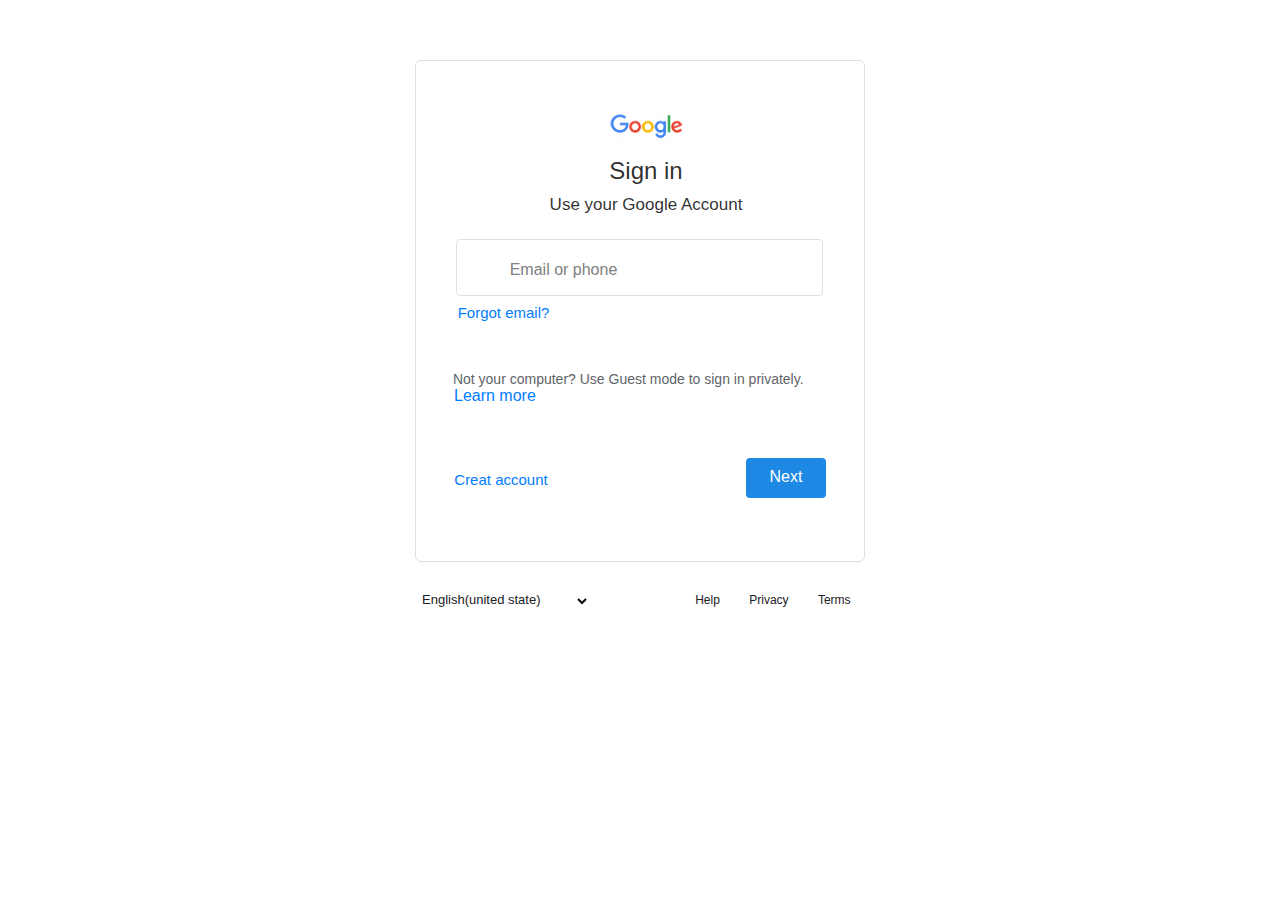
<file: index.html>
<!DOCTYPE html>
<html lang="en">
<!-- Randy's Work -->
<head>
    <meta charset="UTF-8">
    <meta http-equiv="X-UA-Compatible" content="IE=edge">
    <meta name="viewport" content="width=device-width, initial-scale=1.0">
    <title>Sign in - Google Accounts</title>
    <link rel="stylesheet" href="css/style.css">
    <link rel="preconnect" href="https://fonts.googleapis.com">
<link rel="preconnect" href="https://fonts.gstatic.com" crossorigin>
<link href="https://fonts.googleapis.com/css2?family=Noto+Sans:wght@200&display=swap" rel="stylesheet">
<link rel="preconnect" href="https://fonts.googleapis.com">
<link rel="shortcut icon" href="image/682665_favicon_google_logo_new_icon (1).png" width="50" height="50px" type="image/x-icon">
<!-- <link rel="preconnect" href="https://fonts.gstatic.com" crossorigin>
<link href="https://fonts.googleapis.com/css2?family=Barlow&family=Eczar:wght@600&family=Fraunces:opsz,wght@9..144,600&family=Noto+Sans:wght@200&family=Roboto:ital,wght@1,500&display=swap"> -->
</head>

<body>
    <header>
    <div class="container">
        <!-- Start of form -->
        <form action="" method="post">
            <div class="google">
                <img src="image/google.png" alt="logo">
                <h1>Sign in</h1> 
                <h2>
                    Use your Google Account
                </h2>
            </div>
            <br>
            <!-- Main -->
            <section>
            <div class="register">
            <input class="form-text" type="text" name="email or phone number" required>
            <label class="form-label">Email or phone</label>
            </div><!--End-->
            <div class="form">
                <h6><a href="forgot.html">Forgot email?</a></h6>
                <div class="info">
                    <h5>Not your computer? Use Guest mode to sign in privately. <br> 
                        <a href="https://support.google.com/chrome/answer/6130773?hl=en" id="learnMore">Learn more</a>
                    </h5>
                </div>
                <div class="dropdown">
                    <button class="dropbtn" id="button">
                        Creat account
                    </button>
                    <div  id="myDropdown" class="dropdown-content">
                        <ul>
                    <li><a href="Creat.html" id="myUse">For my Personal use</a></li>
                    <li><a href="child.html">For my child</a></li>
                    <li><a href="Creat.html">For Work or Business</a></li>
                    </ul>
                </div> 
                </div>
                    <div class="selector">
                        <a href="next.html">Next</a>
                    </div>     
                </section>
                <div class="languageBar" id="language">
                    <div class="select">
                        <p>English(united state)</p>
                        <select name="" id=""></select>
                        <option value=""></option>
                        <option value=""></option>
                        <option value=""></option>
                        <option value=""></option>
                        <option value=""></option>
                    </div>
                    <ul>
                        <li><a href="" id="help">Help</a></li>
                        <li><a href="">Privacy</a></li>
                        <li><a href="">Terms</a></li>
                    </ul>
                </div>
            </div>
        </form>
        </div>
        <!-- End of form -->
        
        </div>
    </header>
    <script src="Javascript.js"></script>
</body>

</html>
</file>
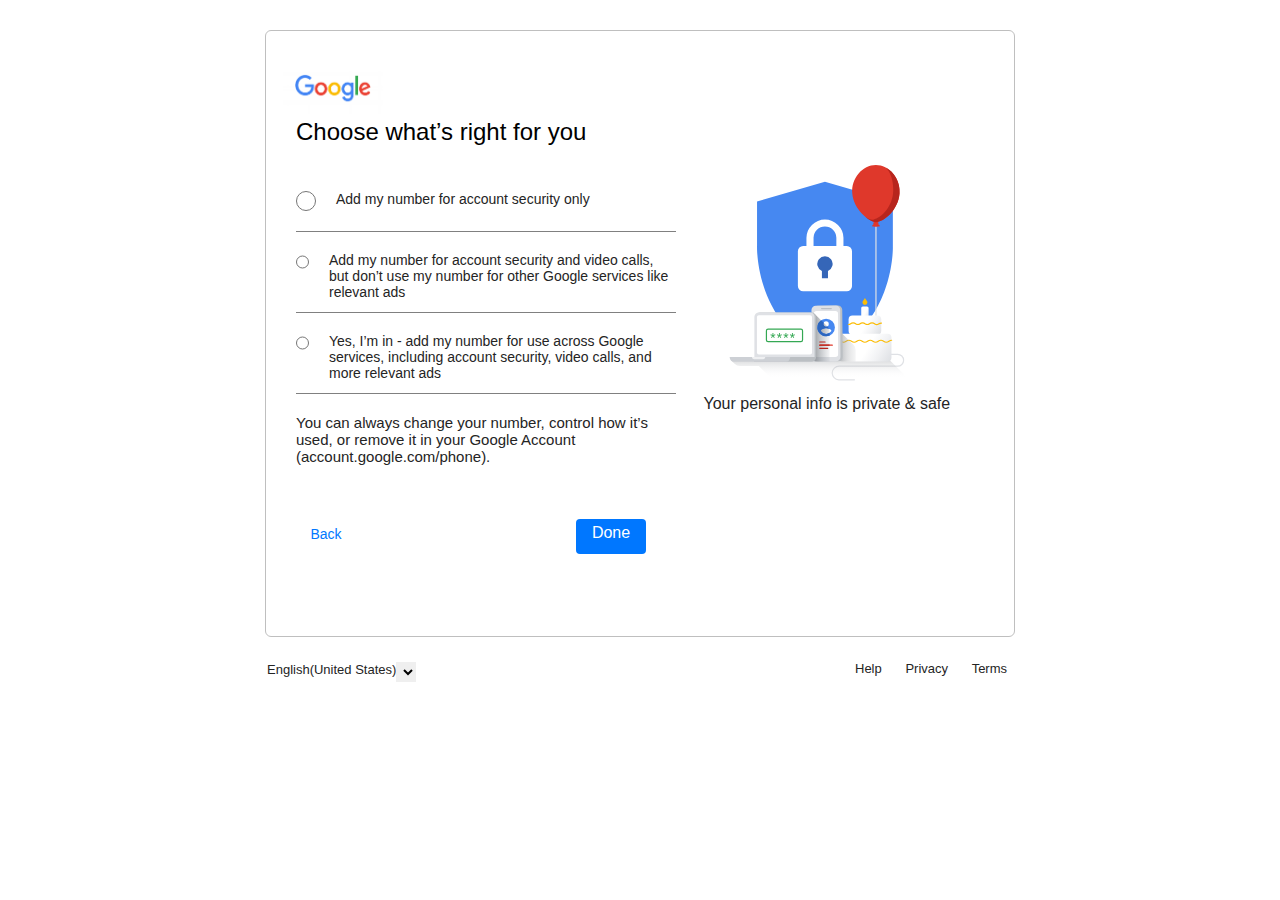
<file: choose.html>
<!DOCTYPE html>
<html lang="en">
<!-- Randy's Work -->
<head>
    <meta charset="UTF-8">
    <meta http-equiv="X-UA-Compatible" content="IE=edge">
    <meta name="viewport" content="width=device-width, initial-scale=1.0">
    <title>Creat your Google Accounts</title>
    <link rel="stylesheet" href="css/choose/style.css">
    <link rel="preconnect" href="https://fonts.googleapis.com">
<link rel="preconnect" href="https://fonts.gstatic.com" crossorigin>
<link href="https://fonts.googleapis.com/css2?family=Noto+Sans:wght@200&display=swap" rel="stylesheet">
<link rel="preconnect" href="https://fonts.googleapis.com">
<link rel="stylesheet" href="https://cdnjs.cloudflare.com/ajax/libs/font-awesome/6.2.0/css/all.min.css">
<link rel="stylesheet" href="https://cdnjs.cloudflare.com/ajax/libs/font-awesome/6.2.0/css/all.css">
<!-- <link rel="preconnect" href="https://fonts.gstatic.com" crossorigin>
<link href="https://fonts.googleapis.com/css2?family=Barlow&family=Eczar:wght@600&family=Fraunces:opsz,wght@9..144,600&family=Noto+Sans:wght@200&family=Roboto:ital,wght@1,500&display=swap"> -->
</head>

<body>
    <header>
    <div class="bannerContainer">
        <!-- Start of form -->
        <div class="left">
            <form action="" method="post">
                <div class="google">
                    <img src="image/google.png" alt="">
                    <p>Choose what’s right for you</p> 
                </div>
                <div class="firsDiv" id="First">
                    <input type="radio" value="c1">
                    <p>Add my number for account security only</p>
                </div>
                <div class="firstDiv">
                    <input type="radio" value="c1">
                    <p>Add my number for account security and video 
                        calls, but don’t use my number for other Google 
                         services like relevant ads</p>
                </div>
                <div class="firstDiv">
                    <input type="radio" value="c1">
                    <p>Yes, I’m in - add my number for use across Google 
                         services, including account security, video calls,
                          and more relevant ads</p>
                </div>
                <div class="SecondDiv">
                    <p>You can always change your number, control how it’s
                         used, or remove it in your Google Account
                          (account.google.com/phone).</p>
                </div>
                <div class="button">
                    <button class="butButton">
                        <a href="MoreInfo.html">Back</a>
                    </button>
                    <div class="selector">
                        <a href="MoreInfo.html">Done</a>
                    </div>
                </div>
        </div>
        <div class="right">
            <img src="image/personal.svg" alt=""> <br>
            <Span>Your personal info is private & safe</Span>
        </div>
        <!-- End of form -->
        <div class="language">
            <div class="select">
                    <label id="lang">English(United States)</label>
                    <select name="Languages" id="lang1">
                        <option value=""></option>
                        <option value=""></option>
                        <option value=""></option>
                    </select>
                    </div>
                <ul>
                    <li><a id="help1" href="#">Help</a></li>
                    <li><a id="help2" href="#">Privacy</a></li>
                    <li><a id="help" href="#">Terms</a></li>
            </ul>
        </div> 
        </div>
    </header>
</body>

</html>
</file>
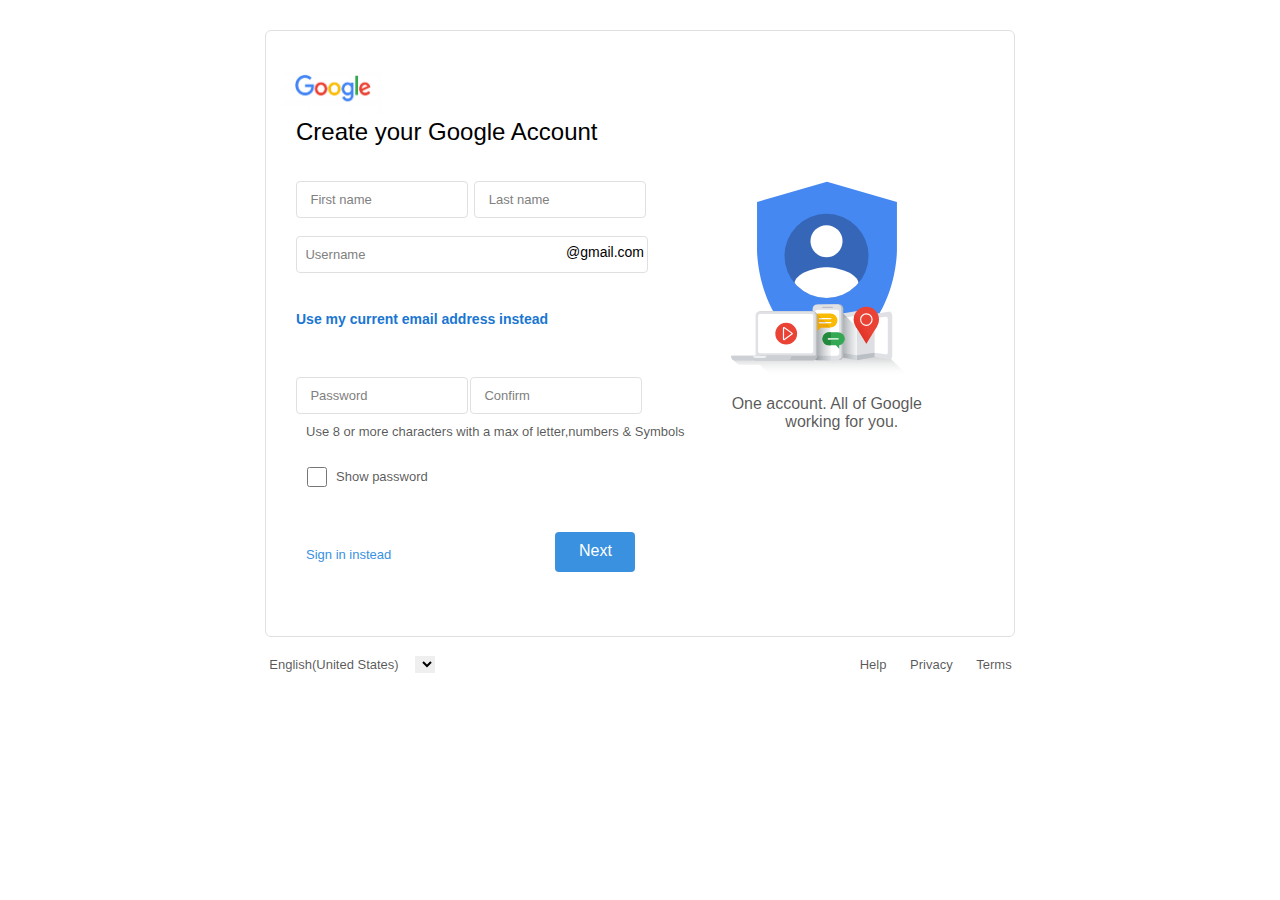
<file: Creat.html>
<!DOCTYPE html>
<html lang="en">
<!-- Randy's Work -->
<head>
    <meta charset="UTF-8">
    <meta http-equiv="X-UA-Compatible" content="IE=edge">
    <meta name="viewport" content="width=device-width, initial-scale=1.0">
    <title>Creat your Google Accounts</title>
    <link rel="stylesheet" href="css/creat/create.css">
    <link rel="preconnect" href="https://fonts.googleapis.com">
<link rel="preconnect" href="https://fonts.gstatic.com" crossorigin>
<link href="https://fonts.googleapis.com/css2?family=Noto+Sans:wght@200&display=swap" rel="stylesheet">
<link rel="preconnect" href="https://fonts.googleapis.com">
<!-- <link rel="preconnect" href="https://fonts.gstatic.com" crossorigin>
<link href="https://fonts.googleapis.com/css2?family=Barlow&family=Eczar:wght@600&family=Fraunces:opsz,wght@9..144,600&family=Noto+Sans:wght@200&family=Roboto:ital,wght@1,500&display=swap"> -->
</head>

<body>
    <header>
    <div class="container">
        <!-- Start of form -->
        <div class="left">
            <form action="" method="post">
                <div class="google">
                    <img src="image/google.png" alt="">
                    <p>Create your Google Account</p>
                </div>
                <div class="inputs">
                    <input class="name" type="text" name="First Name" required>
                    <label class="formLabel">First name</label>
                    <input class="domain" type="text" name="Last Name" required id="move">
                    <label class="formLabel">Last name</label>
                    <br><br>
                    <div class="userDiv">
                    <input class="Last" type="email" name="email" required>
                    <label class="formLabew">Username</label>
                    </div>
                    <br>
                    <div class="line">
                        You can use letter,numbers & periods
                    </div>
                </div>
                <button class="dropbtn">
                    <b>Use my current email address instead</b>
                </button>
                <div class="input" id="second">
                    <input class="name" type="password" name="First Name" required>
                    <label class="formLabel">Password</label>
                    <input class="domain" type="password" name="Last Name" required id="moves">
                    <label class="formLabel">Confirm</label>
                    <p class="userLog">@gmail.com</p>
                    <br>
                    <div class="line" id="lines">
                        Use 8 or more characters with a max of letter,numbers & Symbols
                    </div>
                    <br>
                    <div class="check">
                        <input type="checkbox" name="c1" id="c1">
                        <div class="show">Show password</div>
                    </div>
                </div>
                <div class="button">
                    <div class="but">
                        <a href="Index.html">Sign in instead</a>
                    </div>
                    <div class="selector">
                        <a href="verify.html">Next</a>
                    </div>
                </div>
        </div>
        <div class="right">
            <img src="image/account.svg" alt=""> <br>
            <Span>One account. All of Google <br>working for you.</Span>
        </div>
        <!-- End of form -->
        <div class="language">
            <div class="select">
                    <label id="lang">English(United States)</label>
                    <select name="Languages" id="lang1">
                        <option value=""></option>
                        <option value=""></option>
                        <option value=""></option>
                    </select>
                    </div>
                <ul>
                    <li><a id="help1" href="#">Help</a></li>
                    <li><a id="help2" href="#">Privacy</a></li>
                    <li><a id="help" href="#">Terms</a></li>
            </ul>
        </div> 
        </div>
    </header>
</body>

</html>
</file>
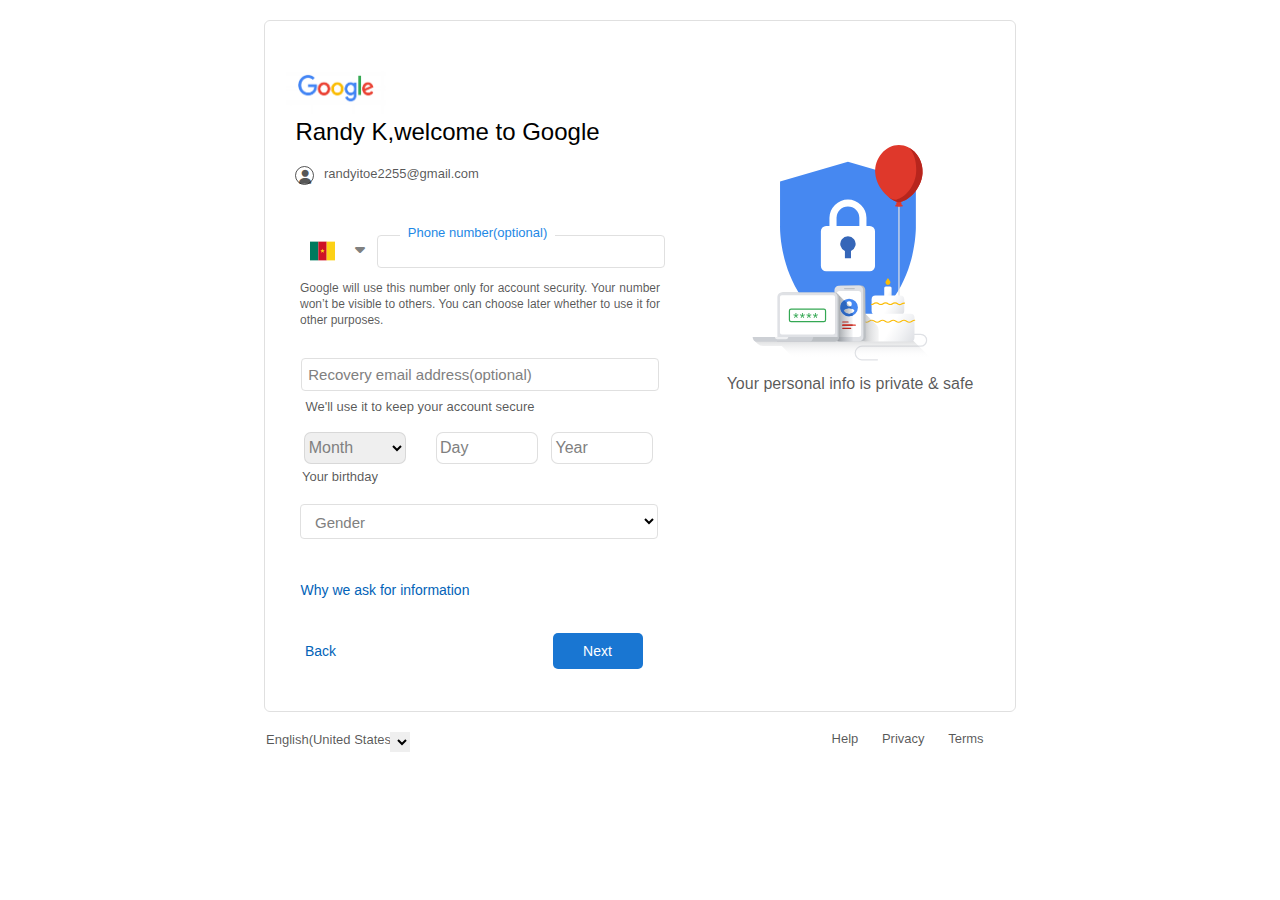
<file: CreationForm.html>
<!DOCTYPE html>
<html lang="en">
<!-- Randy's Work -->

<head>
    <meta charset="UTF-8">
    <meta http-equiv="X-UA-Compatible" content="IE=edge">
    <meta name="viewport" content="width=device-width, initial-scale=1.0">
    <title>Creat your Google Accounts</title>
    <link rel="stylesheet" href="css/CreationForm/creation.css">
    <link rel="preconnect" href="https://fonts.googleapis.com">
    <link rel="preconnect" href="https://fonts.gstatic.com" crossorigin>
    <link href="https://fonts.googleapis.com/css2?family=Noto+Sans:wght@200&display=swap" rel="stylesheet">
    <link rel="preconnect" href="https://fonts.googleapis.com">
    <link rel="stylesheet" href="https://cdnjs.cloudflare.com/ajax/libs/font-awesome/6.2.0/css/all.min.css">
    <link rel="stylesheet" href="https://cdnjs.cloudflare.com/ajax/libs/font-awesome/6.2.0/css/all.css">
    <!-- <link rel="preconnect" href="https://fonts.gstatic.com" crossorigin>
<link href="https://fonts.googleapis.com/css2?family=Barlow&family=Eczar:wght@600&family=Fraunces:opsz,wght@9..144,600&family=Noto+Sans:wght@200&family=Roboto:ital,wght@1,500&display=swap"> -->
</head>

<body>
    <header>
        <div class="container">
            <!-- Start of form -->
            <div class="left">
                <form action="" method="post">
                    <div class="google">
                        <img src="image/google.png" alt="">
                        <p>Randy K,welcome to Google</p>
                    </div>
                    <div class="accoutDetails">
                        <div class="iconDiv">
                            <i class="fa-solid fa-user"></i>
                        </div>
                        <span>randyitoe2255@gmail.com</span>
                    </div>
                    <div class="input">
                        <div class="imgCmr">
                            <img src="image/cm.svg" alt="">
                            <i class="fa-solid fa-caret-down" id="solidFa"></i>
                        </div>
                        <div class="inputTabs">
                        <input class="buttonClass" type="text">
                        <input class="form-text" type="text" name="email or phone number" required id="text">
                        <label class="form-label">Phone number(optional)</label>
                        </div>
                    </div>
                    <div class="infoDiv">
                        <p>Google will use this number only for account security. Your
                             number won’t be visible to others. You can choose later whether to use it for other purposes.</p>
                    </div>
                    <div class="backUp">
                        <input class="formText" type="text" name="email or phone number" required id="text">
                        <label class="formLabel">Recovery email address(optional)</label>
                        <p>We'll use it to keep your account secure</p>
                    </div>
                    <br>
                    <div class="calendaDiv">
                        <select  class="formInput" name="" id="select">
                            <option value="" id="firstOpt"></option>
                            <option value="">January</option>
                            <option value="">Febuary</option>
                            <option value="">March</option>
                            <option value="">April</option>
                            <option value="">May</option>
                            <option value="">June</option>
                            <option value="">July</option>
                            <option value="">August</option>
                            <option value="">September</option>
                            <option value="">October</option>
                            <option value="">November</option>
                            <option value="">December</option>
                        </select>
                        <label class="labelForm" for="">Month</label>
                        <input class="formInput" type="text">
                        <label class="labelForm" for="">Day</label>
                        <input class="formInput" type="text" id="inputYear">
                        <label class="labelForm" for="" id="yearOne">Year</label>
                        <p>Your birthday</p>
                    </div>
                    <div class="genderSelect">
                        <select  class="formInput" name="" id="select">
                            <option value="" id="secondOpt"></option>
                            <option value="">Male</option>
                            <option value="">Female</option>
                            <option value="">Rather not say</option>
                            <option value="">Custom</option>
                            </select>
                            <label class="labelForm" for="">Gender</label>
                    </div>
                    <button class="whyButton"><a href="https://support.google.com/accounts/answer/1733224?hl=en">Why we ask for information</a></button>
                    <div class="buttonDiv">
                        <button class="backButton"><a href="verifyphone.html">Back</a></button>
                        <button class="nextButton"><a href="MoreInfo.html">Next</a></button>
                    </div>
                </form>
            </div>
            <div class="right">
                <img src="image/personal.svg" alt=""> <br>
                <Span>Your personal info is private & safe</Span>
            </div>
            <!-- End of form -->
            <div class="language">
                <div class="select">
                    <label id="lang">English(United States)</label>
                    <select name="Languages" id="lang1">
                        <option value=""></option>
                        <option value=""></option>
                        <option value=""></option>
                    </select>
                </div>
                <ul>
                    <li><a id="help1" href="#">Help</a></li>
                    <li><a id="help2" href="#">Privacy</a></li>
                    <li><a id="help" href="#">Terms</a></li>
                </ul>
            </div>
        </div>
    </header>
</body>

</html>
</file>
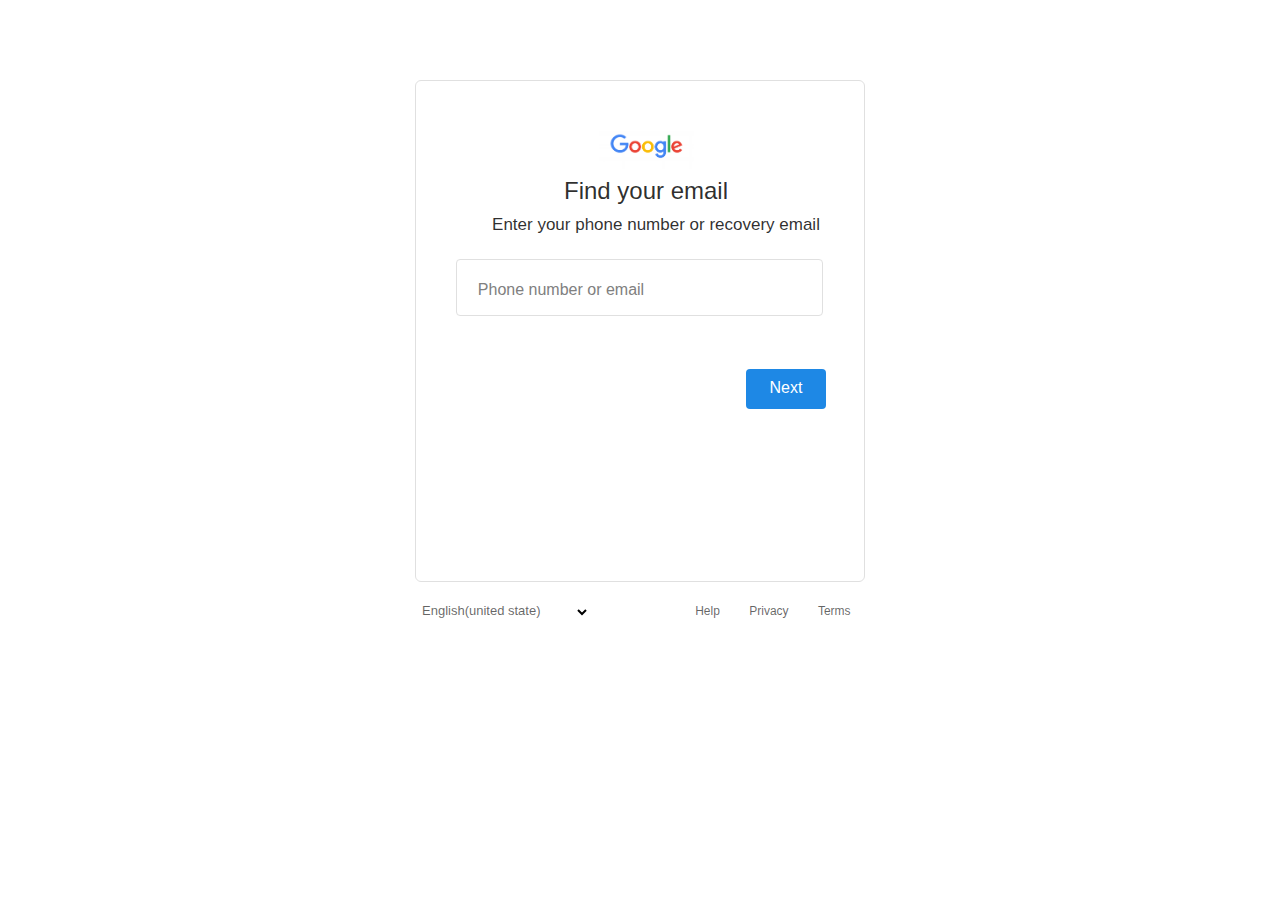
<file: forgot.html>
<!DOCTYPE html>
<html lang="en">
<!-- Randy's Work -->
<head>
    <meta charset="UTF-8">
    <meta http-equiv="X-UA-Compatible" content="IE=edge">
    <meta name="viewport" content="width=device-width, initial-scale=1.0">
    <title>Sign in - Google Accounts</title>
    <link rel="stylesheet" href="css/style.css">
    <link rel="preconnect" href="https://fonts.googleapis.com">
<link rel="preconnect" href="https://fonts.gstatic.com" crossorigin>
<link href="https://fonts.googleapis.com/css2?family=Noto+Sans:wght@200&display=swap" rel="stylesheet">
</head>

<body>
    <header>
    <div class="banner">
        <!-- Start of form -->
        <form action="" method="post">
            <div class="google">
                <img src="image/google.png" alt="logo">
                <h1>Find your email </h1> 
                <h2>
                    Enter your  phone number or recovery email 
                </h2>
            </div>
            <br>
            <!-- Main -->
            <section>
            <div class="register">
            <input class="form-text" type="text" name="email or phone number" required id="text">
            <label class="form-label">Phone number  or email</label>
        </div><!--End-->
                    <div class="selectors">
                        <a href="Name.html">Next</a>
                    </div>     
                </section>
                <div class="language">
                    <div class="select">
                        <p>English(united state)</p>
                        <select name="" id=""></select>
                        <option value=""></option>
                        <option value=""></option>
                        <option value=""></option>
                        <option value=""></option>
                        <option value=""></option>
                    </div>
                    <ul>
                        <li><a href="" id="help">Help</a></li>
                        <li><a href="">Privacy</a></li>
                        <li><a href="">Terms</a></li>
                    </ul>
                </div>
            </div>
        </form>
        </div>
        <!-- End of form -->
        
        </div>
    </header>
</body>

</html>
</file>
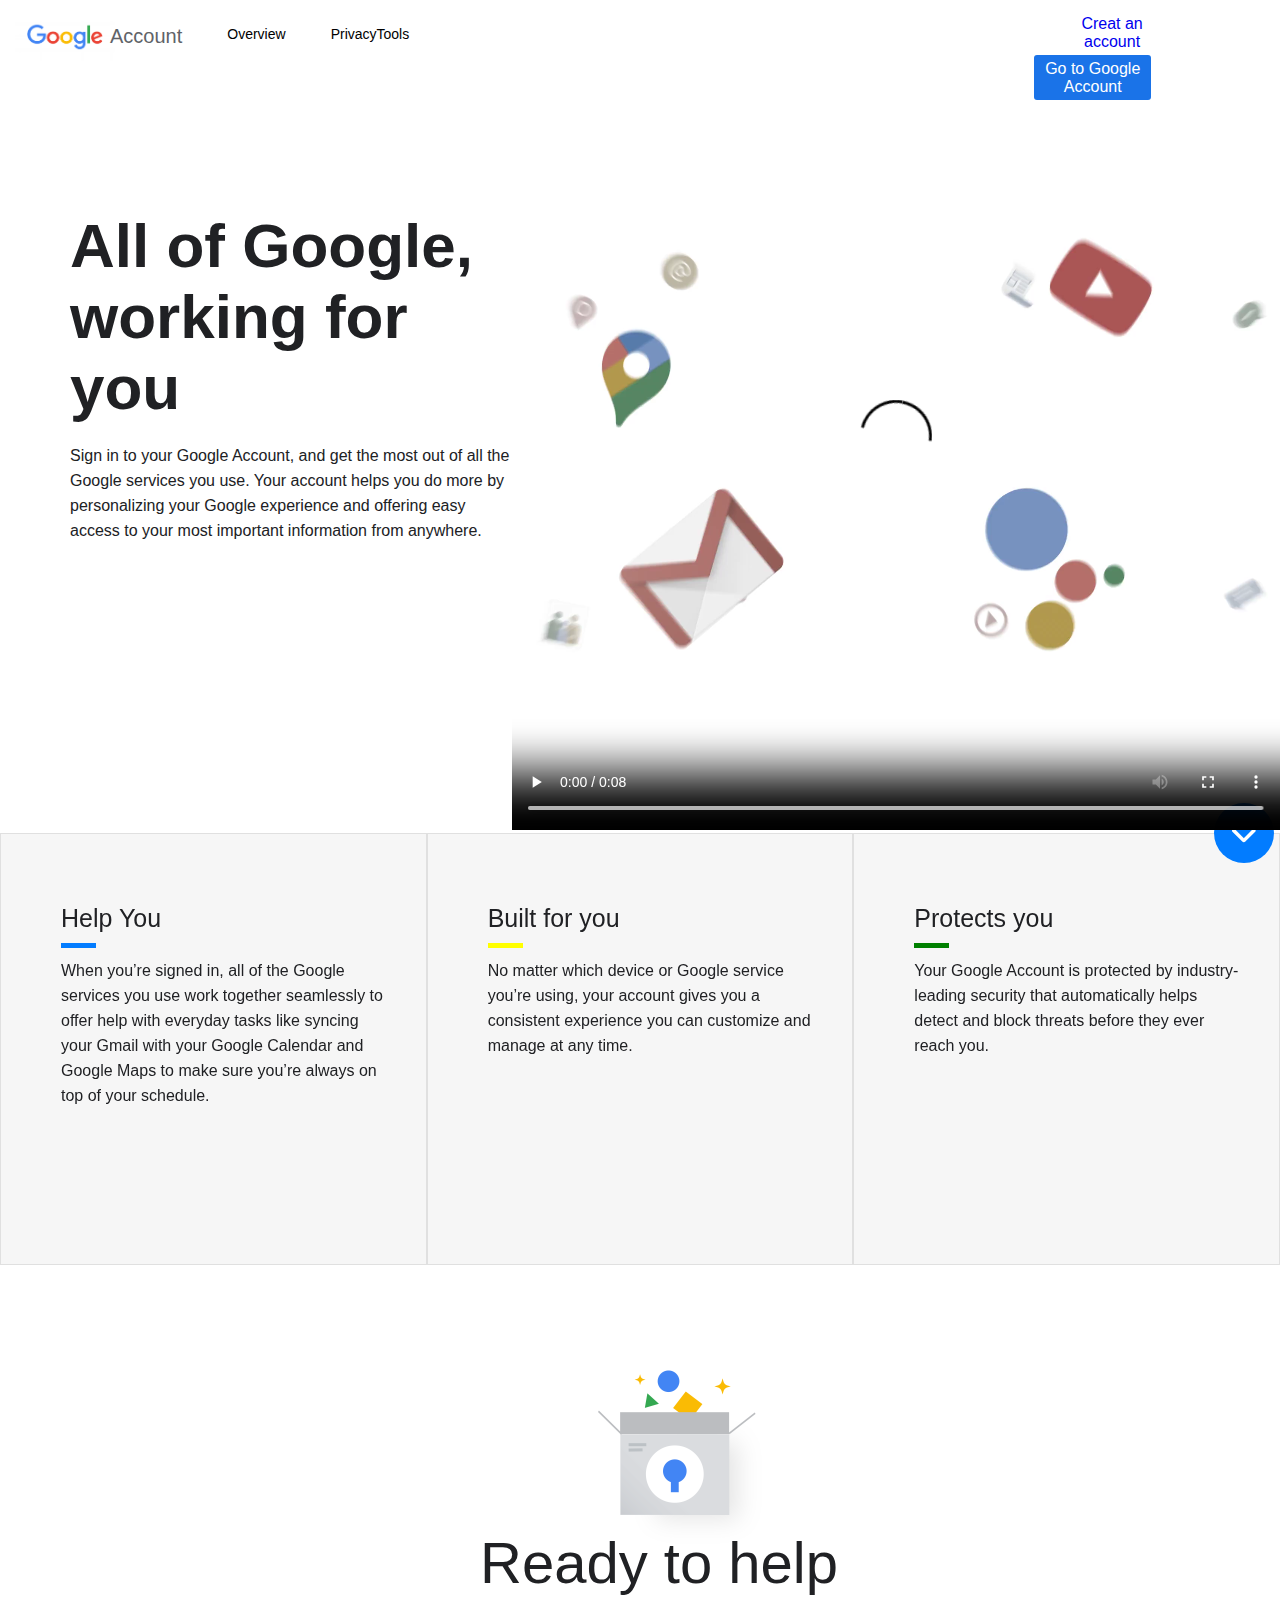
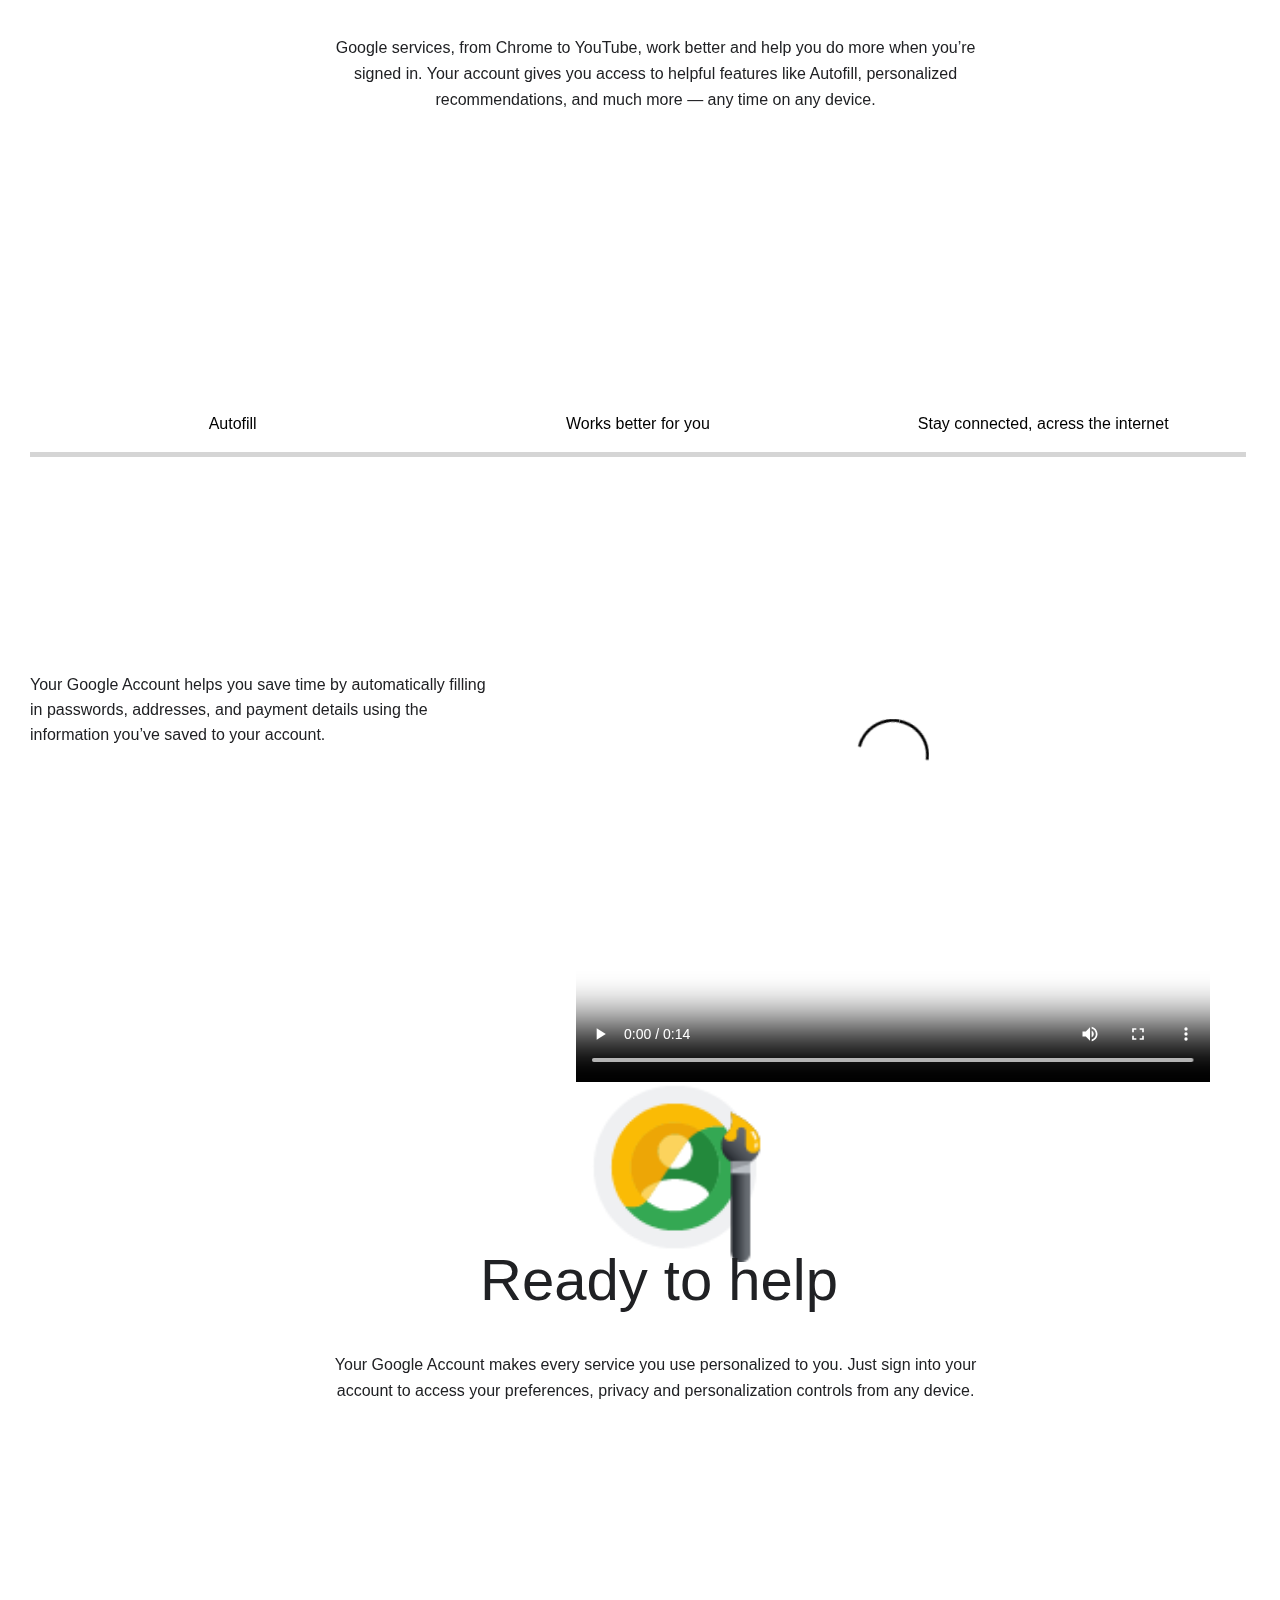
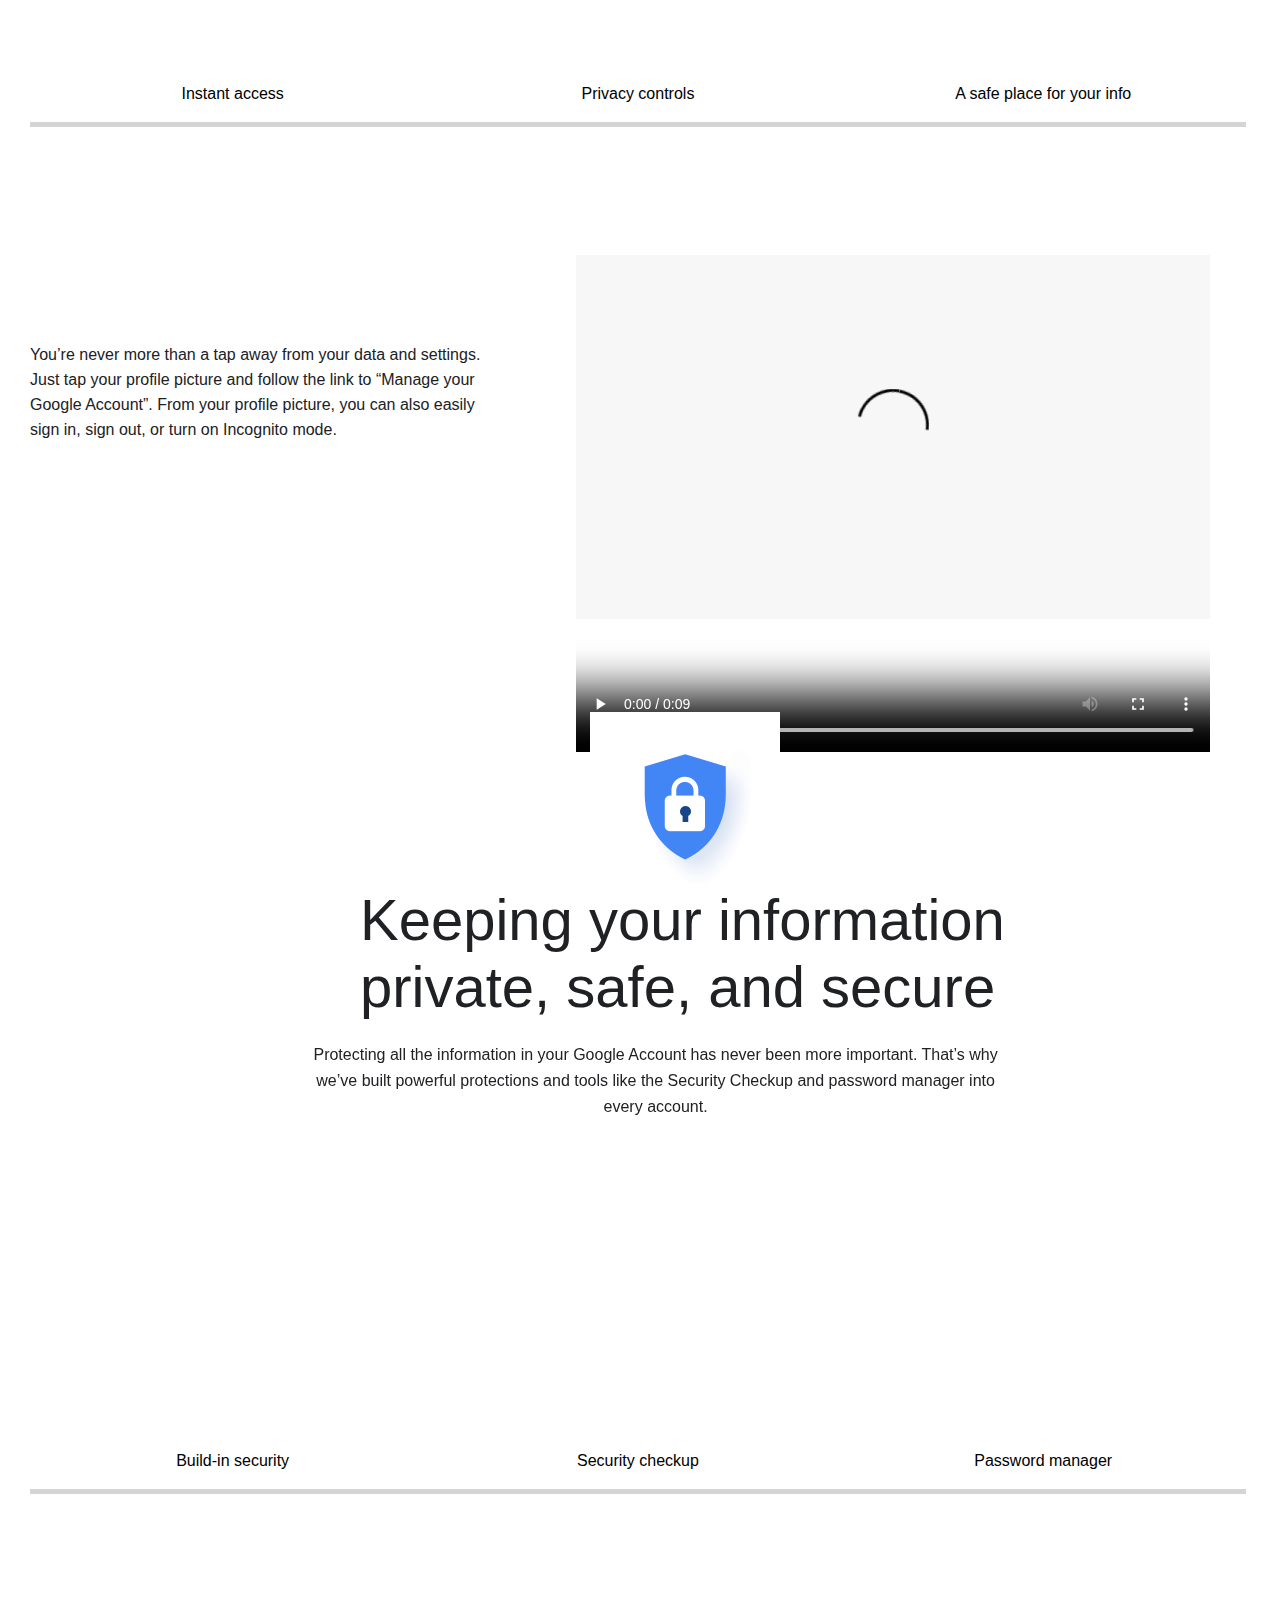
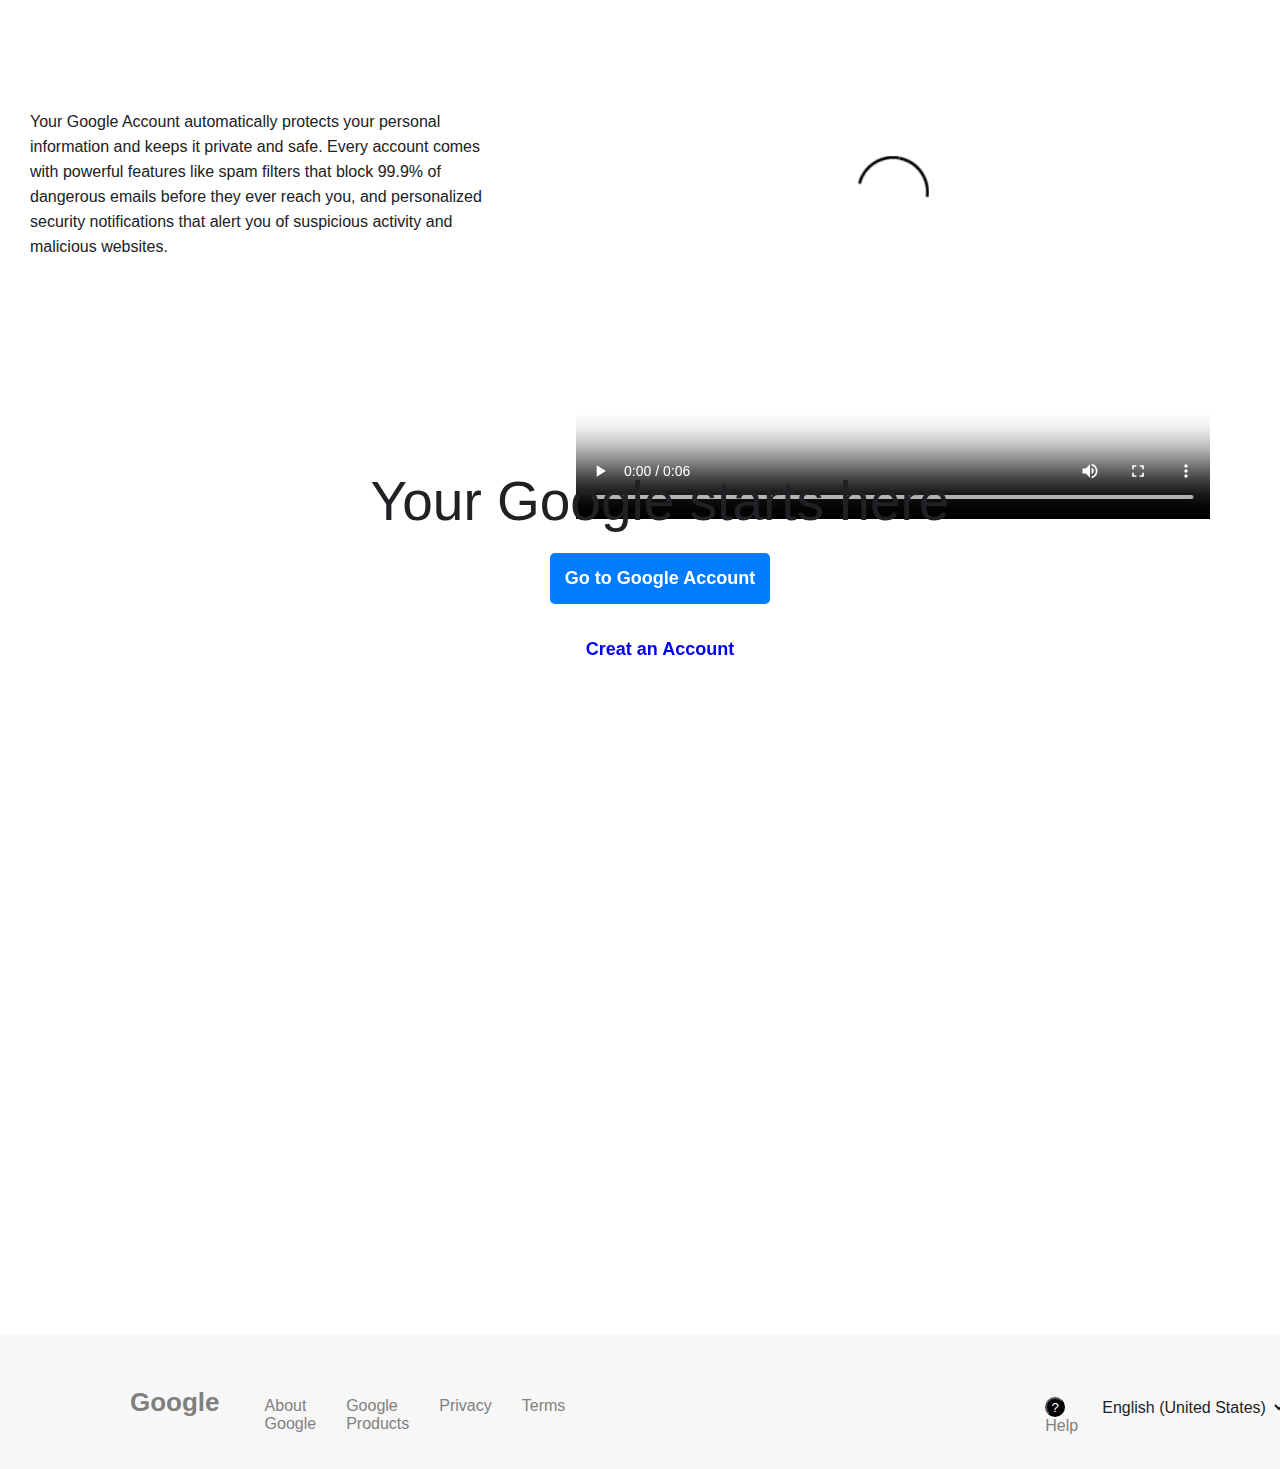
<file: Google Account.html>
<!DOCTYPE html>
<html lang="en">

<head>
    <meta charset="UTF-8">
    <meta http-equiv="X-UA-Compatible" content="IE=edge">
    <meta name="viewport" content="width=device-width, initial-scale=1.0">
    <title>Google Account</title>
    <link rel="stylesheet" href="css/account/account.css">
    <link rel="preconnect" href="https://fonts.googleapis.com">
    <link rel="preconnect" href="https://fonts.gstatic.com" crossorigin>
    <link href="https://fonts.googleapis.com/css2?family=Noto+Sans:wght@200&display=swap" rel="stylesheet">
    <link rel="preconnect" href="https://fonts.googleapis.com">
    <link rel="shortcut icon" href="image/682665_favicon_google_logo_new_icon (1).png" width="50" height="50px"
        type="image/x-icon">
    <link rel="stylesheet" href="https://cdnjs.cloudflare.com/ajax/libs/font-awesome/6.2.0/css/all.min.css">
    <link rel="stylesheet" href="https://cdnjs.cloudflare.com/ajax/libs/font-awesome/6.2.0/css/all.css">
</head>

<body>
    <header>
        <div class="logoNav">
            <ul>
                <li><a href="Google Account.html"><img src="image/google.png" alt=""></a></li>
                <li><a class="Account" href="Google Account.html">Account</a></li>
                <li><a class="Overview" href="Google Account.html">Overview</a></li>
                <li><a class="Overview" href="PrivacyTools.html">PrivacyTools</a></li>
            </ul>
        </div>
        <nav>

        </nav>
        <div class="buttonDiv">
            <button class="Creat">
                <a href="Creat.html">Creat an account</a>
            </button>
            <button class="acces">
                <a href="Google Account.html">Go to Google Account</a>
            </button>
        </div>
    </header>
    <section class="container">
        <section1>
            <div class="googleWorks">
                <div class="googleInfo">
                    <h1>All of Google, <br> working for you</h1>
                    <p>Sign in to your Google Account, and get the most out of all the
                        Google services you use. Your account helps you do more by
                        personalizing your Google experience and offering easy access to
                        your most important information from anywhere.</p>
                </div>
                <div class="googleProfile">
                    <video id="myVideo" width="100%" height="85vh" controls>
                        <source src="image/google-account vid.mp4" type="video/mp4">
                        <source src="image/google-account vid.mp4" type="video/ogg">
                    </video>
                </div>
            </div>
    </section>
    <section2>
        <div class="mainBar">
            <div class="helpYou">
                <h2>Help You</h2>
                <div class="colorDiv">

                </div>
                <p>When you’re signed in, all of the Google <br>
                    services you use work together seamlessly to <br>
                    offer help with everyday tasks like syncing <br>
                    your Gmail with your Google Calendar and <br>
                    Google Maps to make sure you’re always on <br> top of your schedule.</p>
            </div>
            <div class="buildYou">
                <h2>Built for you</h2>
                <div class="colorDi">

                </div>
                <p>No matter which device or Google service <br>
                    you’re using, your account gives you a <br>
                    consistent experience you can customize and <br>
                    manage at any time.</p>
            </div>
            <div class="protectYou">
                <h2>Protects you</h2>
                <div class="colorD">

                </div>
                <p>Your Google Account is protected by industry- <br>
                    leading security that automatically helps <br>
                    detect and block threats before they ever <br>
                    reach you.</p>
                <div class="arrowDown">
                    <a href="section4"><i class="fa-solid fa-chevron-down"></i></a>
                </div>
            </div>
        </div>
    </section>
        <section3>
            <div class="readyTo">
                <div class="profileGoogle">
                    <img src="image/unnamed.png" width="190" alt="">
                    <h1>Ready to help</h1>

                </div>
                <p>Google services, from Chrome to YouTube, work better and help you do more when you’re signed in.
                    Your account gives you access to helpful features like Autofill, personalized recommendations, and
                    much more — any time on any device.</p>
            </div>
        </section>
            <section4>
             <div class="sectionFour">
                <div class="topSection">
                    <button class="divOne" id="seca">
                       <p>Autofill</p>
                    </button>
                    <button class="divOne" id="second">
                        <p>Works better for you</p>
                    </button>
                    <button class="divOne" id="third">
                        <p>Stay connected, acress the internet</p>
                    </button>
                </div>
                <section>
                <div class="autoFill" id="project"> 
                    
                <div class="googleInfo">
                    <p>Your Google Account helps you save time by automatically filling in passwords,
                         addresses, and payment details using the information you’ve saved 
                         to your account.</p>
                </div>
                <div class="googleProfile">
                    <video id="myVideo" width="100%" height="85vh" controls>
                        <source src="image/helpful_autofill_one-6_output.mp4" type="video/mp4">
                        <source src="image/helpful_autofill_one-6_output.mp4" type="video/ogg">
                    </video>
                </div>
            </div>
            </section>
            <section>
            <div class="workBetter" id="client">
                <div class="googleImport">
                    <p>When you sign in to your Google Account, all the Google services you use work
                         together to help you get more done. For example, flight confirmations in your 
                         Gmail inbox will automatically sync with your Google Calendar and Google Maps to 
                         help you get to the airport on time.</p>
                </div>
                <div class="googleProfile">
                    <video id="myVideo" width="100%" height="85vh" controls>
                        <source src="image/helpful_works_better_for_you_second_updated.mp4" type="video/mp4">
                        <source src="image/helpful_works_better_for_you_second_updated.mp4" type="video/ogg">
                    </video>
                </div>
            </div>
            </section>
            <div class="workBetter" id="sever">
                <div class="googleImport">
                    <p>From resuming YouTube videos across devices, to having your contacts, and
                         favorite Play Store apps easily available, a single sign-in allows for 
                         a seamless experience across Google. Your Google Account also makes it
                          easy for you to sign in to third-party apps safely and quickly so your
                           preferences go with you even beyond Google.</p>
                </div>
                <div class="googleProfile">
                    <video id="myVideo" width="100%" height="85vh" controls>
                        <source src="image/helpful_stay_connected_across_the_internet_third_1_output.mp4" type="video/mp4">
                        <source src="image/helpful_stay_connected_across_the_internet_third_1_output.mp4" type="video/ogg">
                    </video>
                </div>
            </div>
             </div>
                </section>
                <section5>
                    <div class="readyReply">
                        <div class="profileGoogle">
                            <img src="image/dataandpersonalization_icon.png" width="190" alt="">
                            <h1>Ready to help</h1>
        
                        </div>
                        <p>Your Google Account makes every service you use personalized to you. 
                            Just sign into your account to access your preferences, privacy 
                            and personalization controls from any device.</p>
                    </div>
                    </section>
                    <section6>
                        <div class="sectionFive">
                            <div class="topSection">
                                <button class="divOne" id="instant">
                                   <p>Instant access</p>
                                </button>
                                <button class="divOne" id="Privacy">
                                    <p>Privacy controls</p>
                                </button>
                                <button class="divOne" id="safe">
                                    <p>A safe place for your info</p>
                                </button>
                            </div>
                            <section>
                            <div class="autoFill" id="access"> 
                                
                            <div class="googleInfo">
                                <p>You’re never more than a tap away from your data and settings.
                                     Just tap your profile picture and follow the link to “Manage your
                                      Google Account”. From your profile picture, you can also easily sign in, 
                                      sign out, or turn on Incognito mode.</p>
                            </div>
                            <div class="googleProfile">
                                <video id="myVideo" width="100%" height="85vh" controls>
                                    <source src="image/feature_one_click_access_updated.mp4" type="video/mp4">
                                    <source src="image/feature_one_click_access_updated.mp4" type="video/ogg">
                                </video>
                            </div>
                        </div>
                        </section>
                        <section>
                        <div class="workBetter" id="tool">
                            <div class="googleImport">
                                <p>When it comes to privacy, we know one size doesn’t fit all. 
                                    That’s why every Google Account comes with easy-to-use controls and tools like Privacy Checkup so you can choose 
                                    the privacy settings that are right for you. You can also control what data
                                     is saved in your account with easy on/off controls, and even delete your data by date,
                                      product, and topic.</p>
                            </div>
                            <div class="googleProfile">
                                <video id="myVideo" width="100%" height="85vh" controls>
                                    <source src="image/personalized_privacy_controls_second.webm" type="video/mp4">
                                    <source src="image/personalized_privacy_controls_second.webm" type="video/ogg">
                                </video>
                            </div>
                        </div>
                        </section>
                        <section>
                        <div class="workBetter" id="place">
                            <div class="googleImport">
                                <p>Your Google Account gives you a safe, central place to store your personal information — like credit cards, 
                                    passwords, and contacts — so it’s always available for you across the internet when you
                                     need it.</p>
                            </div>
                            <div class="googleProfile">
                                <video id="myVideo" width="100%" height="85vh" controls>
                                    <source src="image/personalized_a_safe_place_for_your_info_third_output.mp4" type="video/mp4">
                                    <source src="image/personalized_a_safe_place_for_your_info_third_output.mp4" type="video/ogg">
                                </video>
                            </div>
                        </div>
                         </div>
                        </section>
                        <section7>
                            <div class="readyEmply">
                                <div class="profileGoogle">
                                    <img src="image/unnamed (2).png" width="190" alt="">
                                    <h1>Keeping  your  information <br> private,  safe,  and  secure</h1>
                
                                </div>
                                <p>Protecting all the information in your Google Account has never been more important. 
                                    That’s why we’ve built powerful protections and tools like the Security Checkup and 
                                    password manager into every account.</p>
                            </div>
                        </section>
                        <section8>
                            <div class="sectionSix">
                            <div class="topSection">
                                <button class="divOne" id="build">
                                   <p>Build-in security</p>
                                </button>
                                <button class="divOne" id="security">
                                    <p>Security checkup</p>
                                </button>
                                <button class="divOne" id="password">
                                    <p>Password manager</p>
                                </button>
                            </div>
                            <section>
                            <div class="autoFill" id="in"> 
                                
                            <div class="googleInfo">
                                <p>Your Google Account automatically protects your personal information and keeps it private and safe.
                                     Every account comes with powerful features like spam filters that block 99.9% of 
                                     dangerous emails before they ever reach you, and personalized security notifications 
                                     that alert you of suspicious activity and malicious websites.</p>
                            </div>
                            <div class="googleProfile">
                                <video id="myVideo" width="100%" height="85vh" controls>
                                    <source src="image/secure_built_in_security_first.mp4" type="video/mp4">
                                    <source src="image/secure_built_in_security_first.mp4" type="video/ogg">
                                </video>
                            </div>
                        </div>
                    </section>
                    <section>
                    <div class="workBetter" id="check">
                        <div class="googleImport">
                            <p>This simple tool gives you personalized recommendations to help keep your account secure.</p>
                        </div>
                        <div class="googleProfile">
                            <video id="myVideo" width="100%" height="85vh" controls>
                                <source src="image/secure_security_checkup_second_output.mp4" type="video/mp4">
                                <source src="image/secure_security_checkup_second_output.mp4" type="video/ogg">
                            </video>
                        </div>
                    </div>
                    </section>
                    <section>
                    <div class="workBetter" id="manager">
                        <div class="googleImport">
                            <p>Your Google Account comes with a built-in password manager that securely saves your passwords in a central place only you can access.</p>
                        </div>
                        <div class="googleProfile">
                            <video id="myVideo" width="100%" height="85vh" controls>
                                <source src="image/secure_password_manager_third_output.mp4" type="video/mp4">
                                <source src="image/secure_password_manager_third_output.mp4" type="video/ogg">
                            </video>
                        </div>
                    </div>
                        </section>
                        <section9>
                        <div class="beforDiv">
                            <div class="middleDiv">
                                <h1>Your  Google  starts  here</h1>
                                <button class="goTo"><a href="GoogleAcuile.html">Go to Google Account</a> </button> <br>
                                <button class="creatAcc"><a href="Creat.html">Creat an Account</a> </button>

                            </div>

                        </div>
                        </section>
                        <footer>
                            <div class="Leftfoot">
                               <div class="google1"> <li><a class="google" href="https://google.com">Google</a></li></div>
                                <li><a href="https://about.google/">About Google</a></li>
                                <li><a href="https://about.google/products/">Google Products</a></li>
                                <li><a href="https://policies.google.com/privacy">Privacy</a></li>
                                <li><a href="https://policies.google.com/terms">Terms</a></li>
                            </div>
                            <div class="Rightfoot">
                                <li><a href="https://policies.google.com/terms"> <button>?</button> Help</a></li>
                                <div class="select">
                                    <select name="Languages" id="lang1">
                                        <option value="">English (United States) </option>
                                        <option value="">French</option>
                                        <option value="">Dusch</option>
                                    </select>
                                </div>
                            </div>
                        </footer>
                        <script src="index.js"></script>
</body>

</html
</file>
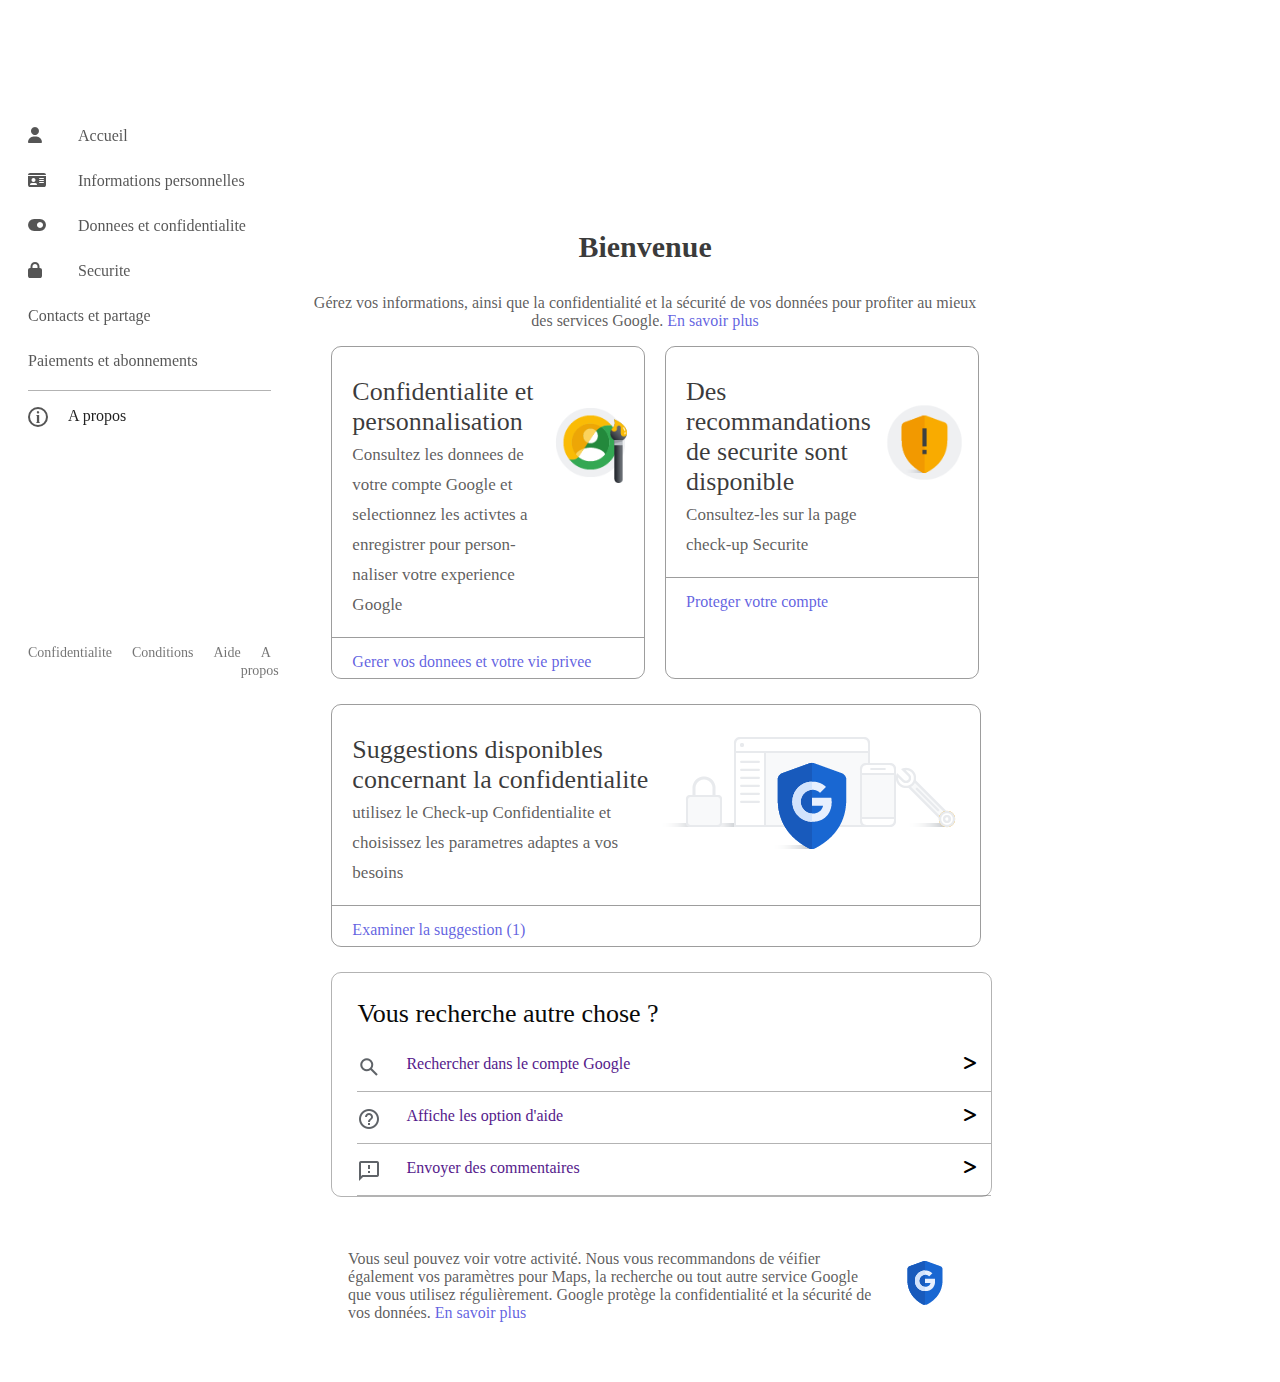
<file: GoogleAcuile.html>
<!DOCTYPE html>
<html lang="en">
<head>
    <meta charset="UTF-8">
    <meta http-equiv="X-UA-Compatible" content="IE=edge">
    <meta name="viewport" content="width=device-width, initial-scale=1.0">
    <title>Document</title>
    <link rel="stylesheet" href="https://cdnjs.cloudflare.com/ajax/libs/font-awesome/6.1.2/css/all.min.css">
    <link rel="stylesheet" href="css/GoogleAcuile/style.css">
</head>
<body>
    <header>
        <ul>
            <nav>
                <!-- <img src="./image/google.png" alt="">
                <span>Compte</span>
                <div class="research">
                    <input type="text" placeholder="Research in your Google account">
                </div> -->
            </nav>
        </ul>
    </header>
    <section>
        <div class="container">
            <div class="AboutUs">
                <ul>
                    <li>  <span><i class="fa-solid fa-user"></i></span></i><a href="">Accueil</a> </li>
                    <li>  <span><i class="fa-solid fa-id-card"></i></span><a href="">Informations personnelles</a> </li>
                    <li>  <span><i class="fa-solid fa-toggle-on"></i></span><a href="">Donnees et confidentialite</a> </li>
                    <li>  <span><i class="fa-solid fa-lock"></i></span><a href="">Securite</a> </li>
                    <li> <a href="">Contacts et partage</a></li>
                    <li> <a href="">Paiements et abonnements</a> </li>
                </ul>
            </div>
            
            <div class="US">
                <p> <b>i</b> </p>
                <span><a href="">A propos</a></span>
            </div>
            <div class="FooterUs">
                <ul>
                    <li> <a href="">Confidentialite</a></li>
                    <li> <a href="">Conditions</a></li>
                    <li> <a href="">Aide</a></li>
                    <li> <a href="">A propos</a></li>
                </ul>
            </div>
        </div>
        <div class="welcome">
            <div class="me">
                <h3>Bienvenue</h3>
                <p>
                    Gérez vos informations, ainsi que la confidentialité et la sécurité de vos données pour profiter au 
                    mieux des services Google.   
                    <span>
                        <a href="">En savoir plus</a>
                    </span>
                </p>
            </div>
            <div class="AboutPersonnel">
                <div class="personnel">
                    <div class="person">
                        <div class="personText">
                            <a href="">Confidentialite et personnalisation <br>
                                <span>Consultez les donnees de votre compte 
                                      Google et selectionnez les activtes a enregistrer pour person-naliser
                                      votre experience Google
                                </span>
                            </a>
                        </div>
                        <div class="personPic"><img src="./image/dataandpersonalization_icon.png" alt=""></div>
                    </div>
                    <div class="personLink">
                        <a href="">Gerer vos donnees et votre vie privee</a>
                    </div>
                </div>
                <div class="personnel">
                    <div class="person">
                        <div class="personText">
                            <a href="">Des recommandations de securite sont disponible <br>
                                <span>Consultez-les sur la page check-up Securite
                                </span>
                            </a>
                        </div>
                        <div class="personPic"> <img src="./image/securitycheckup_yellow.png" alt=""></div>
                    </div>
                    <div class="personLink">
                        <a href="">Proteger votre compte</a>
                    </div>
                </div>
            </div>
            <div class="personnel">
                <div class="person">
                    <div class="personText">
                    <a href="">Suggestions disponibles concernant la confidentialite <br>
                        <span> utilisez le Check-up Confidentialite et choisissez les
                               parametres adaptes a vos besoins
                        </span>
                    </a>
                    </div>
                      <div class="personPics">
                        <img src="./image/privacycheckup_scene.png" alt="">
                      </div>
                </div>
                <div class="personLink">
                    <a href="">Examiner la suggestion (1)</a>
                </div>
            </div>
            <div class="research">
                <p>
                    Vous recherche autre chose ?
                </p>
                <div class="search">
                    <span><img src="./image/websettings_search.png" alt=""></span>
                    <a href="">Rechercher dans le compte Google</a>
                    <i class="fa-solid fa-greater-than"></i>
                </div>
                <div class="search">
                    <span><img src="./image/search_support.png" alt=""></span>
                    <a href="">Affiche les option d'aide</a>
                    <i class="fa-solid fa-greater-than" class="solid"></i>
                </div>
                <div class="searching">
                    <div class="search">
                        <span><img src="./image/menu_feedback.png" alt=""></span>
                        <a href="">Envoyer des commentaires</a>
                        <i class="fa-solid fa-greater-than"></i>
                    </div>
                </div>
            </div>
            <footer>
                <p>
                    Vous seul pouvez voir votre activité. Nous vous recommandons de véifier
                     également vos paramètres pour Maps, la recherche ou tout autre service Google que vous utilisez régulièrement.
                     Google protège la confidentialité et la sécurité de vos données. 
                     <a href="">En savoir plus</a>
                </p>
                <img src="./image/privacypolicy_icon.png" alt="">
            </footer>
        </div>
    </section>
</body>
</html>
</file>
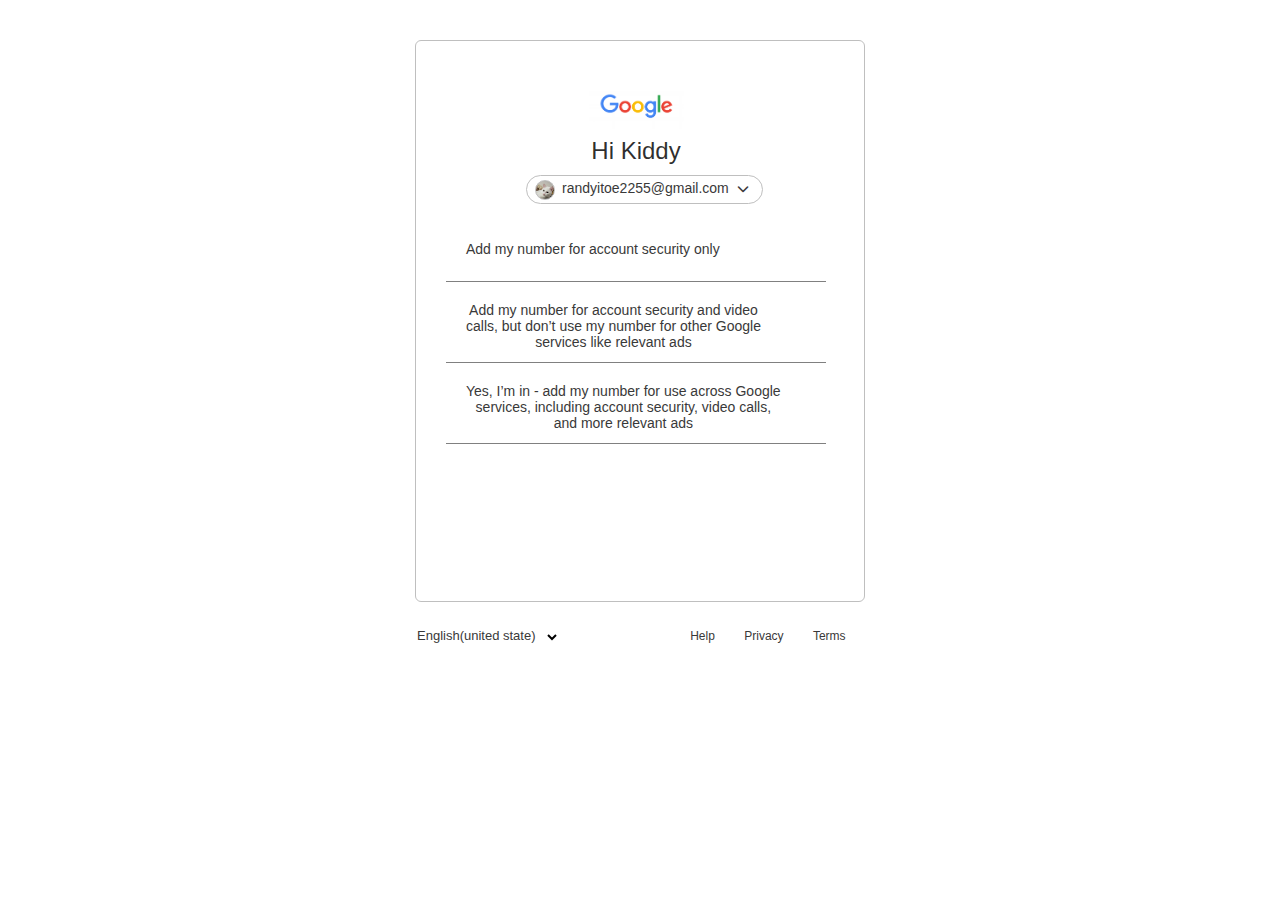
<file: more.html>
<!DOCTYPE html>
<html lang="en">
<!-- Randy's Work -->
<head>
    <meta charset="UTF-8">
    <meta http-equiv="X-UA-Compatible" content="IE=edge">
    <meta name="viewport" content="width=device-width, initial-scale=1.0">
    <title>Sign in - Google Accounts</title>
    <link rel="stylesheet" href="css/more/style.css">
    <link rel="preconnect" href="https://fonts.googleapis.com">
<link rel="preconnect" href="https://fonts.gstatic.com" crossorigin>
<link href="https://fonts.googleapis.com/css2?family=Noto+Sans:wght@200&display=swap" rel="stylesheet">
<link rel="preconnect" href="https://fonts.googleapis.com">
<link rel="stylesheet" href="https://cdnjs.cloudflare.com/ajax/libs/font-awesome/6.2.0/css/all.min.css">
<link rel="stylesheet" href="https://cdnjs.cloudflare.com/ajax/libs/font-awesome/6.2.0/css/all.css">
<link rel="shortcut icon" href="image/682665_favicon_google_logo_new_icon (1).png" width="50" height="50px" type="image/x-icon">
<!-- <link rel="preconnect" href="https://fonts.gstatic.com" crossorigin>
<link href="https://fonts.googleapis.com/css2?family=Barlow&family=Eczar:wght@600&family=Fraunces:opsz,wght@9..144,600&family=Noto+Sans:wght@200&family=Roboto:ital,wght@1,500&display=swap"> -->
</head>

<body>
    <header>
    <div class="container">
        <!-- Start of form -->
        <form action="" method="post">
            <div class="google">
                <img src="image/google.png" alt="logo">
                <h1>Hi Kiddy</h1> 
                <a href="">
                <div class="profileLogin">
                    <i class="fa-solid fa-chevron-down"></i>
                    <div class="profilePic">
                     
                    </div>
                    <span>randyitoe2255@gmail.com</span>
                </div>
                </a>
            </div>
            <div class="firsDiv" id="First">
                <p>Add my number for account security only</p>
            </div>
            <div class="firstDiv">
                <p>Add my number for account security and video <br>
                    calls, but don’t use my number for other Google <br>
                     services like relevant ads</p>
            </div>
            <div class="firstDiv">
                <p>Yes, I’m in - add my number for use across Google <br>
                     services, including account security, video calls,<br>
                      and more relevant ads</p>
            </div>
            <div class="SecondDiv">
                
            </div>
                <div class="languageBar">
                    <div class="select">
                        <p>English(united state)</p>
                        <select name="" id=""></select>
                        <option value=""></option>
                        <option value=""></option>
                        <option value=""></option>
                        <option value=""></option>
                        <option value=""></option>
                    </div>
                    <ul>
                        <li><a href="" id="help">Help</a></li>
                        <li><a href="">Privacy</a></li>
                        <li><a href="">Terms</a></li>
                    </ul>
                </div>
            </div>
        </form>
        </div>
        <!-- End of form -->
        
        </div>
    </header>
</body>

</html>
</file>
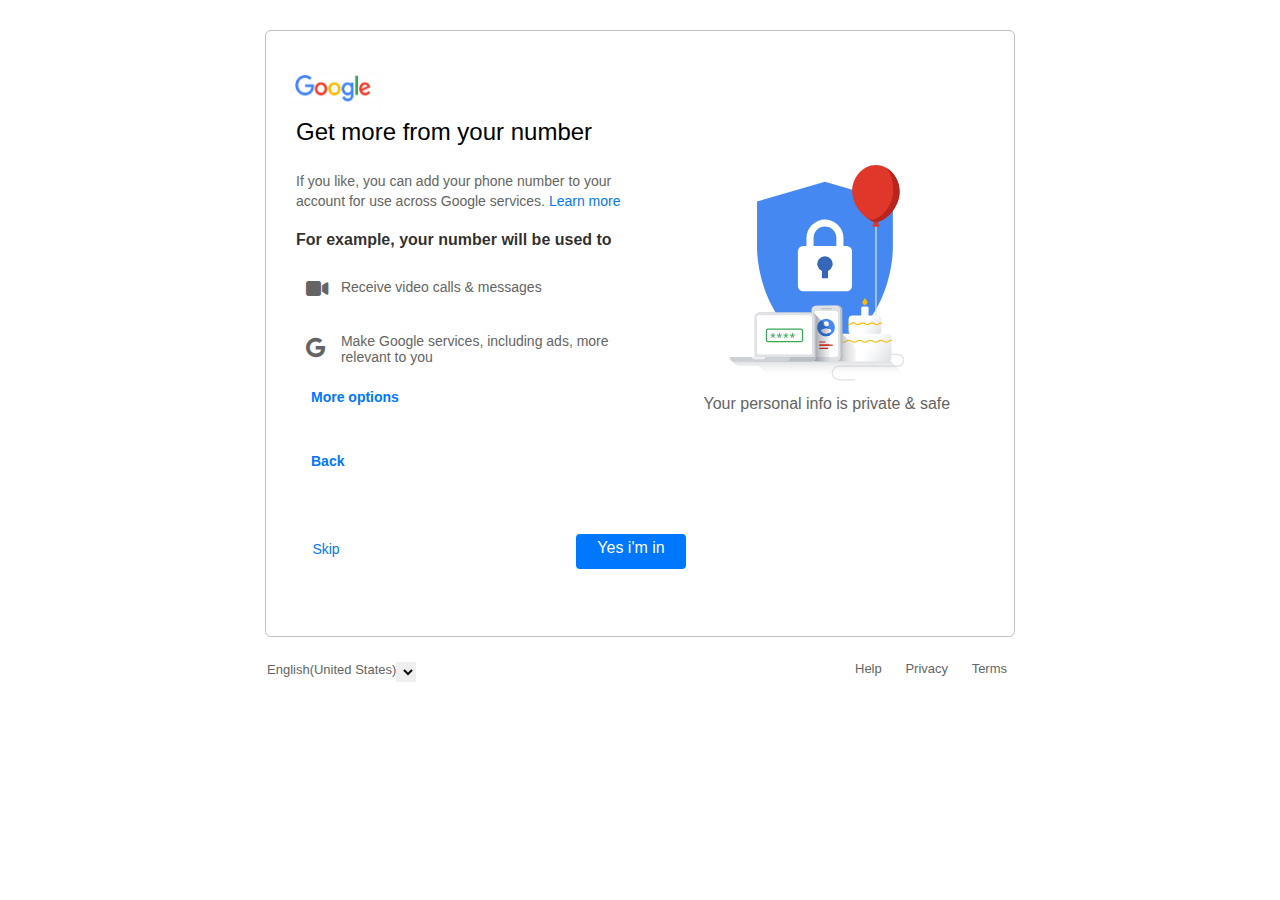
<file: MoreInfo.html>
<!DOCTYPE html>
<html lang="en">
<!-- Randy's Work -->
<head>
    <meta charset="UTF-8">
    <meta http-equiv="X-UA-Compatible" content="IE=edge">
    <meta name="viewport" content="width=device-width, initial-scale=1.0">
    <title>Creat your Google Accounts</title>
    <link rel="stylesheet" href="css/moreinfo/style.css">
    <link rel="preconnect" href="https://fonts.googleapis.com">
<link rel="preconnect" href="https://fonts.gstatic.com" crossorigin>
<link href="https://fonts.googleapis.com/css2?family=Noto+Sans:wght@200&display=swap" rel="stylesheet">
<link rel="preconnect" href="https://fonts.googleapis.com">
<link rel="stylesheet" href="https://cdnjs.cloudflare.com/ajax/libs/font-awesome/6.2.0/css/all.min.css">
<link rel="stylesheet" href="https://cdnjs.cloudflare.com/ajax/libs/font-awesome/6.2.0/css/all.css">
<!-- <link rel="preconnect" href="https://fonts.gstatic.com" crossorigin>
<link href="https://fonts.googleapis.com/css2?family=Barlow&family=Eczar:wght@600&family=Fraunces:opsz,wght@9..144,600&family=Noto+Sans:wght@200&family=Roboto:ital,wght@1,500&display=swap"> -->
</head>

<body>
    <header>
    <div class="bannerContainer">
        <!-- Start of form -->
        <div class="left">
            <form action="" method="post">
                <div class="google">
                    <img src="image/google.png" alt="">
                    <p>Get more from your number</p>
                </div>
                <div class="inputs">
                    <p>If you like, you can add your phone number to your 
                        account for use across Google services. <span><a href="">Learn more</a></span></p>
                </div>
                <div class="input">
                   <h3>For example, your number will be used to</h3> 
                </div>
                <div class="infoDiv">
                    <div class="iconInfo">
                        <i class="fa-solid fa-video"></i>
                        <br><br>
                        <i class="fa-brands fa-google"></i>
                    </div>
                    <div class="textInfo">
                        <p>Receive video calls & messages</p>
                        <br>
                        <p>Make Google services, including ads, more relevant to you</p>
                    </div>
                </div>
                <div class="buttonDiv">
                    <div class="btn">
                        <a href="choose.html">More options</a>
                    </div>
                    <br>
                    <div class="btn">
                        <a href="Index.html">Back</a>
                    </div>
                </div>
                <div class="button">
                    <button class="butButton">
                        <a href="">Skip</a>
                    </button>
                    <div class="selector">
                        <a href="CreationForm.html">Yes i'm in</a>
                    </div>
                </div>
        </div>
        <div class="right">
            <img src="image/personal.svg" alt=""> <br>
            <Span>Your personal info is private & safe</Span>
        </div>
        <!-- End of form -->
        <div class="language">
            <div class="select">
                    <label id="lang">English(United States)</label>
                    <select name="Languages" id="lang1">
                        <option value=""></option>
                        <option value=""></option>
                        <option value=""></option>
                    </select>
                    </div>
                <ul>
                    <li><a id="help1" href="#">Help</a></li>
                    <li><a id="help2" href="#">Privacy</a></li>
                    <li><a id="help" href="#">Terms</a></li>
            </ul>
        </div> 
        </div>
    </header>
</body>

</html>
</file>
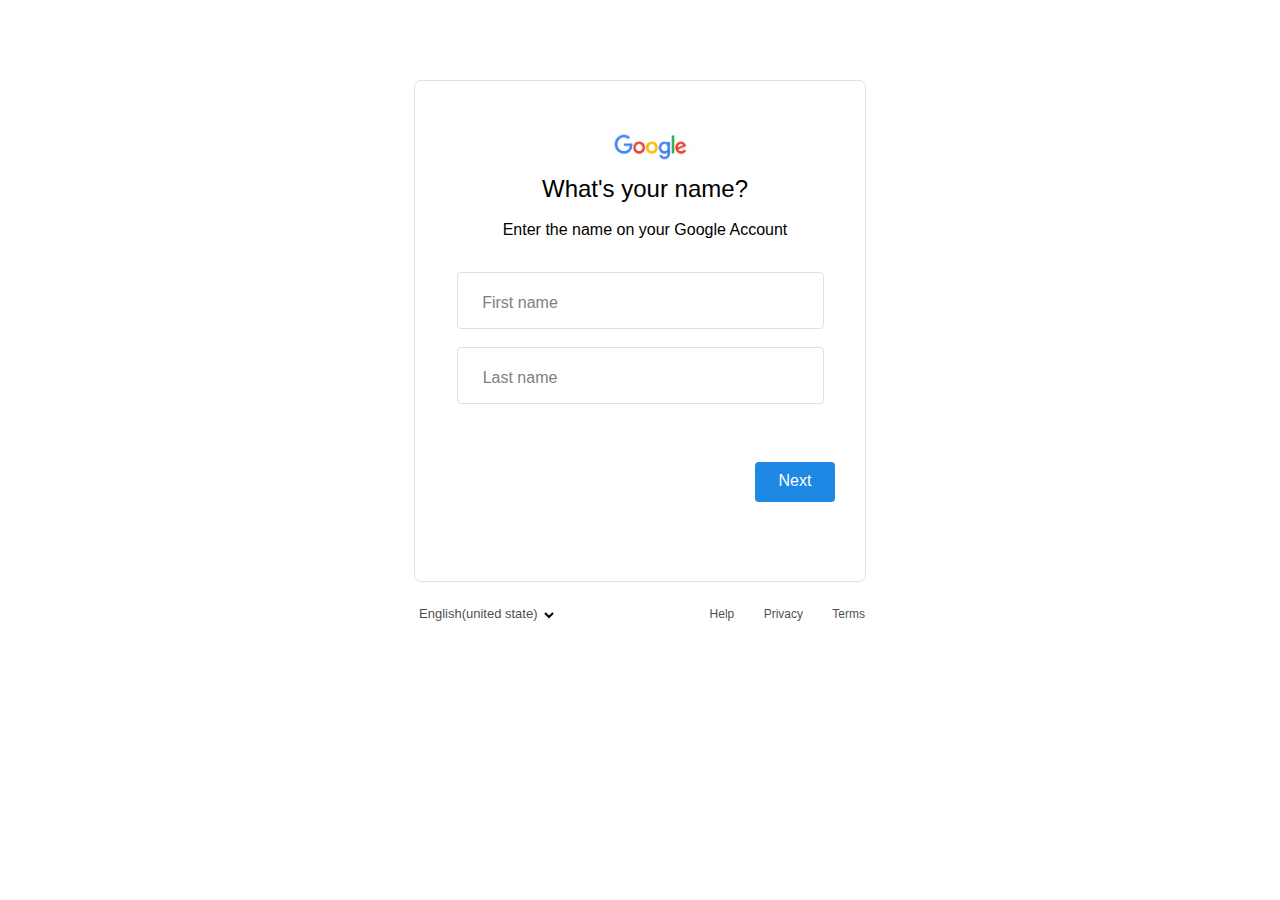
<file: Name.html>
<!DOCTYPE html>
<html lang="en">
<!-- Romaric's work -->
<head>
    <meta charset="UTF-8">
    <meta http-equiv="X-UA-Compatible" content="IE=edge">
    <meta name="viewport" content="width=device-width, initial-scale=1.0">
    <title>Sign in-Google Accounts</title>
    <link rel="stylesheet" href="css/name/name.css">
</head>

<body>
    <header>
    <div class="Wrapper">
        <!-- form -->
        <form action="" method="post">
            <div class="google">
                <img src="image/google.png" alt="logo">
                <p>What's your name?</p>
                <br>
                <Span>
                    Enter the name on your Google Account
                </Span>
            </div>
            
            <input class="form-text" type="text" name="first name" required id="text1">
            <label class="form-label">First name</label><br>
            <input class="form-text" type="text" name="last name" required>
            <label class="form-label">Last name</label> 
            <div class="form">
                <div class="selector">
                    <a href="No Act.html">Next</a>
                </div> 
                <div class="Bar">
                    <div class="Selecttor">
                        <p>English(united state)</p>
                        <select name="" id=""></select>
                        <option value=""></option>
                        <option value=""></option>
                        <option value=""></option>
                        <option value=""></option>
                        <option value=""></option>
                    </div>
                    <ul>
                        <li><a href="" id="help">Help</a></li>
                        <li><a href="">Privacy</a></li>
                        <li><a href="">Terms</a></li>
                    </ul>
                </div>

            </div>
        </form>
        <!-- End Fom -->
    </div>
        <!-- Options -->
        
    </header>
</body>

</html>
</file>
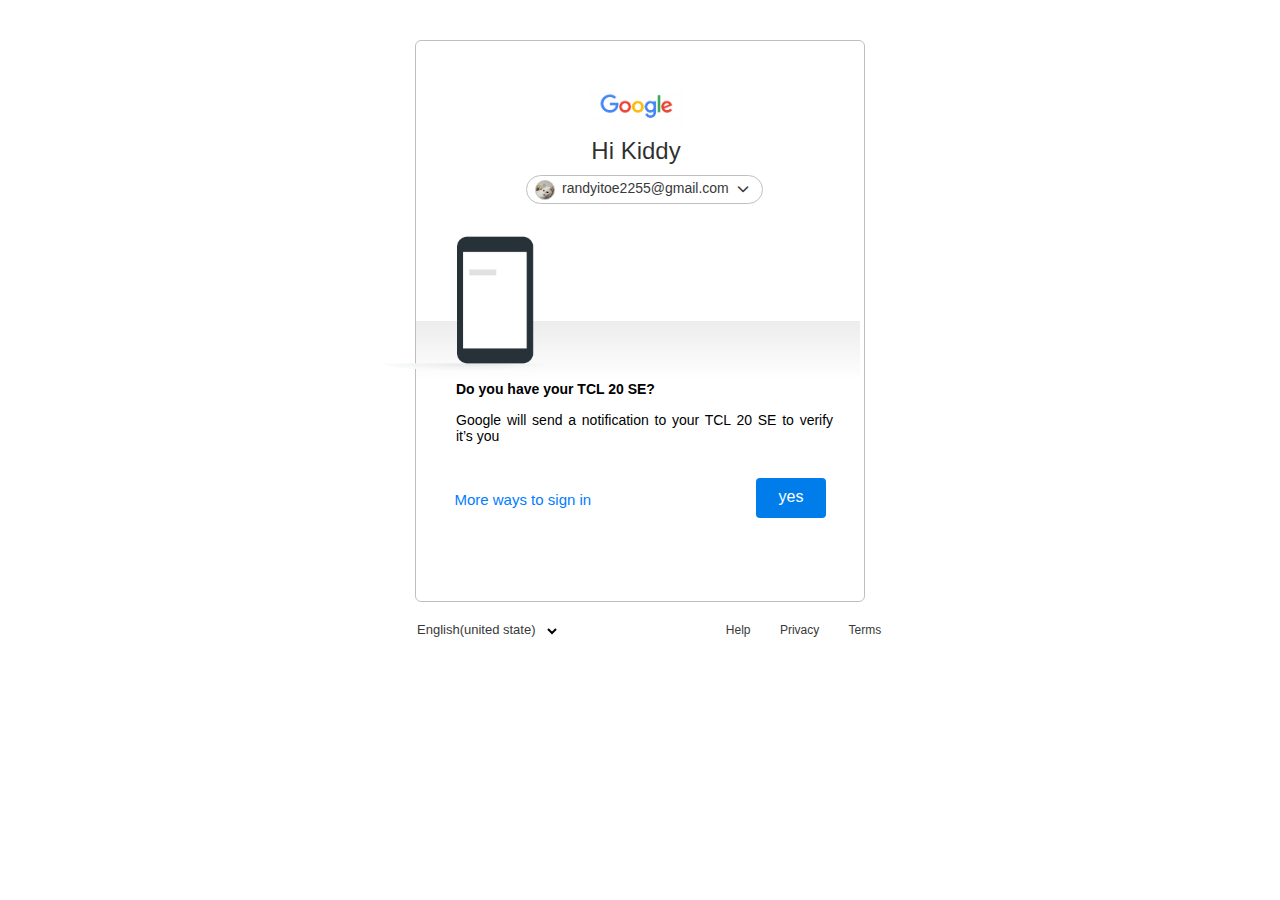
<file: next.html>
<!DOCTYPE html>
<html lang="en">
<!-- Randy's Work -->
<head>
    <meta charset="UTF-8">
    <meta http-equiv="X-UA-Compatible" content="IE=edge">
    <meta name="viewport" content="width=device-width, initial-scale=1.0">
    <title>Sign in - Google Accounts</title>
    <link rel="stylesheet" href="css/next/style.css">
    <link rel="preconnect" href="https://fonts.googleapis.com">
<link rel="preconnect" href="https://fonts.gstatic.com" crossorigin>
<link href="https://fonts.googleapis.com/css2?family=Noto+Sans:wght@200&display=swap" rel="stylesheet">
<link rel="preconnect" href="https://fonts.googleapis.com">
<link rel="stylesheet" href="https://cdnjs.cloudflare.com/ajax/libs/font-awesome/6.2.0/css/all.min.css">
<link rel="stylesheet" href="https://cdnjs.cloudflare.com/ajax/libs/font-awesome/6.2.0/css/all.css">
<link rel="shortcut icon" href="image/682665_favicon_google_logo_new_icon (1).png" width="50" height="50px" type="image/x-icon">
<!-- <link rel="preconnect" href="https://fonts.gstatic.com" crossorigin>
<link href="https://fonts.googleapis.com/css2?family=Barlow&family=Eczar:wght@600&family=Fraunces:opsz,wght@9..144,600&family=Noto+Sans:wght@200&family=Roboto:ital,wght@1,500&display=swap"> -->
</head>

<body>
    <header>
    <div class="container">
        <!-- Start of form -->
        <form action="" method="post">
            <div class="google">
                <img src="image/google.png" alt="logo">
                <h1>Hi Kiddy</h1> 
                <a href="">
                <div class="profileLogin">
                    <i class="fa-solid fa-chevron-down"></i>
                    <div class="profilePic">
                     
                    </div>
                    <span>randyitoe2255@gmail.com</span>
                </div>
                </a>
            </div>
            <div class="bannerDiv">
                <div class="mobileDiv">
                    <img src="image/signin_tapyes.gif" alt="">
                </div>
            </div>
            <div class="infoDiv">
                <h4>Do you have your TCL 20 SE?</h4>
                <p>Google will send a notification to your TCL 20 SE to verify it’s you</p>
            </div>
            <!-- Main -->
            <section>
            <div class="form">
               
                <div class="dropdown">
                    <button onclick="myFunction()" class="dropbtn" id="button">
                       More ways to sign in
                    </button>
                    
                </div>
                    <div class="selector">
                        <a href="yes.html">yes</a>
                    </div>     
                </section>
                <div class="languageBar">
                    <div class="select">
                        <p>English(united state)</p>
                        <select name="" id=""></select>
                        <option value=""></option>
                        <option value=""></option>
                        <option value=""></option>
                        <option value=""></option>
                        <option value=""></option>
                    </div>
                    <ul>
                        <li><a href="" id="help">Help</a></li>
                        <li><a href="">Privacy</a></li>
                        <li><a href="">Terms</a></li>
                    </ul>
                </div>
            </div>
        </form>
        </div>
        <!-- End of form -->
        
        </div>
    </header>
</body>

</html>
</file>
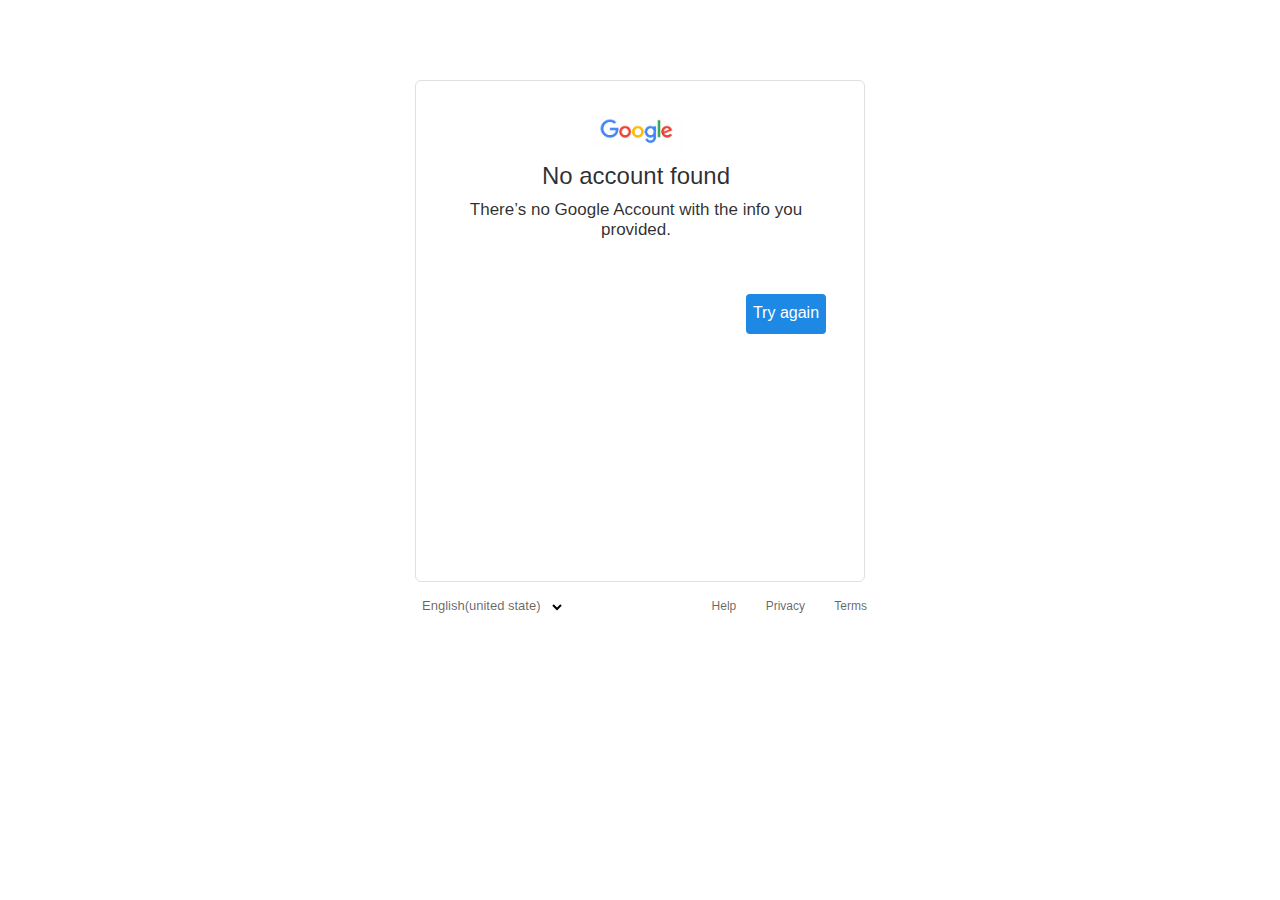
<file: No Act.html>
<!DOCTYPE html>
<html lang="en">
<!-- Randy's Work -->

<head>
    <meta charset="UTF-8">
    <meta http-equiv="X-UA-Compatible" content="IE=edge">
    <meta name="viewport" content="width=device-width, initial-scale=1.0">
    <title>Sign in - Google Accounts</title>
    <link rel="stylesheet" href="css/style.css">
    <link rel="preconnect" href="https://fonts.googleapis.com">
    <link rel="preconnect" href="https://fonts.gstatic.com" crossorigin>
    <link href="https://fonts.googleapis.com/css2?family=Noto+Sans:wght@200&display=swap" rel="stylesheet">
</head>

<body>
    <header>
        <div class="wrapContainer">
            <!-- Start of form -->
            <form action="" method="post">
                <div class="google">
                    <img src="image/google.png" alt="logo">
                    <h1>No account found</h1>
                    <h2>
                        There’s no Google Account with the info you provided.

                    </h2>
                </div>
                <br>
                <!-- Main -->
                <div class="selector">
                    <a href="Name.html">Try again</a>
                </div>  
                <div class="navigateBar">
                    <div class="select">
                        <p>English(united state)</p>
                        <select name="" id=""></select>
                        <option value=""></option>
                        <option value=""></option>
                        <option value=""></option>
                        <option value=""></option>
                        <option value=""></option>
                    </div>
                    <ul>
                        <li><a href="" id="help">Help</a></li>
                        <li><a href="">Privacy</a></li>
                        <li><a href="">Terms</a></li>
                    </ul>
                </div>
        </div>
        </form>
        </div>
        <!-- End of form -->

        </div>
    </header>
    <script src="Javascript.js"></script>
</body>

</html>
</file>
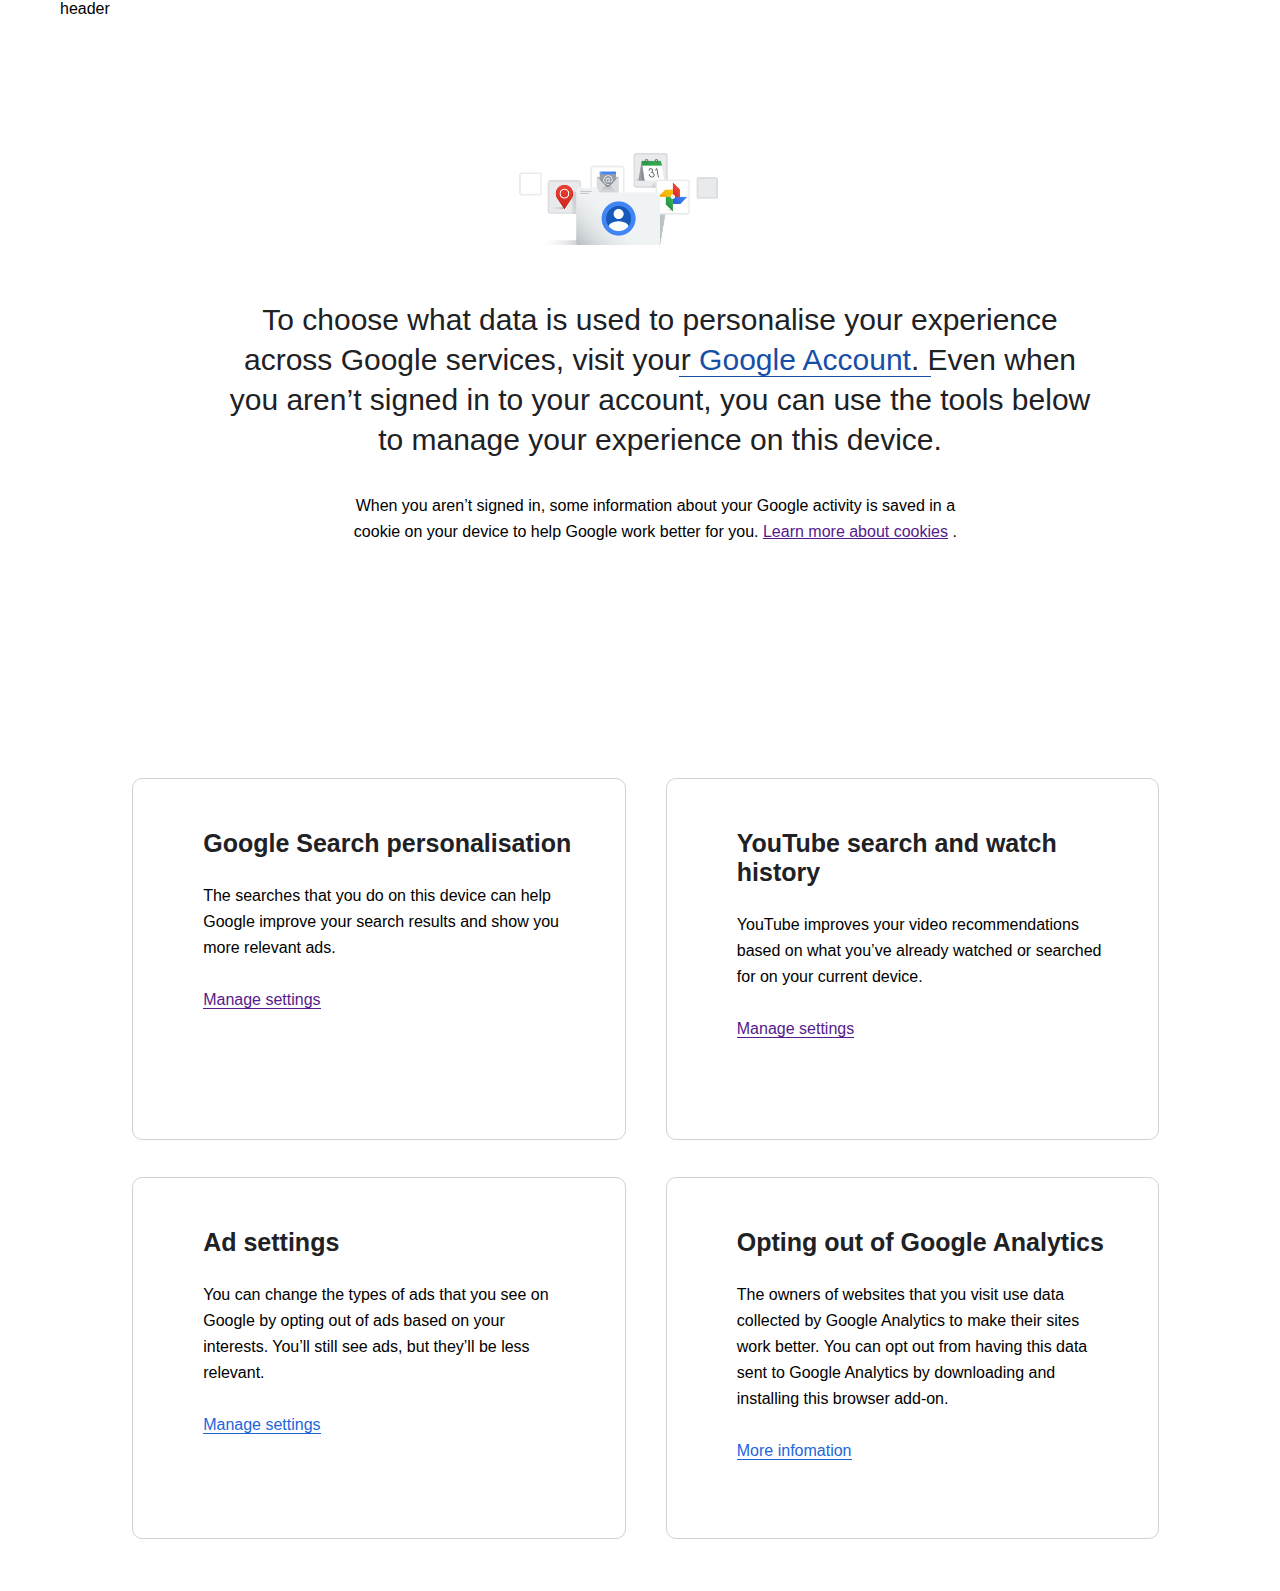
<file: PrivacyTools.html>
<!DOCTYPE html>
<html lang="en">
<head>
    <meta charset="UTF-8">
    <meta http-equiv="X-UA-Compatible" content="IE=edge">
    <meta name="viewport" content="width=device-width, initial-scale=1.0">
    <title>Document</title>
    <link rel="stylesheet" href="css/PrivacyTools/style.css">
</head>
<body>
    <header>
        header
    </header>
    <section>
        <div class="PrivacyTool">
            <div class="tool">
                <img src="./image/unnamed (1).png" alt="">
            </div>
            <div class="toolAbout">
                <p class="para">
                    To choose what data is used to personalise your
                    experience across Google services, visit your <span><a href="">Google Account</a></span>.
                    Even when you aren’t signed in to your 
                    account, you can use the tools below to manage your
                    experience on this device.
                </p>
                <p class="About">
                    When you aren’t signed in, some information about your Google activity is saved 
                    in a cookie on your device to help Google work better for you. <span><a href="">Learn more about cookies</a></span> .
                </p>
            </div>
        </div>
        <div class="container">
            <div class="Search">
                <h3>
                    Google Search personalisation
                </h3>
                <p>
                    The searches that you do on this device can help Google improve your search
                    results and show you more relevant ads.
                </p>
                <a class="lev" href="">Manage settings</a>
            </div>
            <div class="YouTube">
                <h3>
                    YouTube search and watch history
                </h3>
                <p>
                    YouTube improves your video recommendations based on what you’ve already
                    watched or searched for on your current device.
        
                </p>
                <a class="lev" href="">Manage settings</a>
            </div>
        </div>
        <div class="content">
            
            <div class="Ad">
                <h3>
                    Ad settings
                </h3>
                <p>
                    You can change the types of ads that you see on Google by opting out of ads
                    based on your interests. You’ll still see ads, but they’ll be less relevant. 
                </p>
                <a class="lev" href="">Manage settings</a>
            </div>
            <div class="Option">
                <h3>
                    Opting out of Google Analytics
                </h3>
                <p>
                    The owners of websites that you visit use data collected by Google Analytics to 
                    make their sites work better. You can opt out from having this data sent to
                    Google Analytics by downloading and installing this browser add-on.
                </p>
                <a class="lev" href="">More infomation</a>
                
            </div>
        </div>
  
    </section>
</body>
</html>
</file>
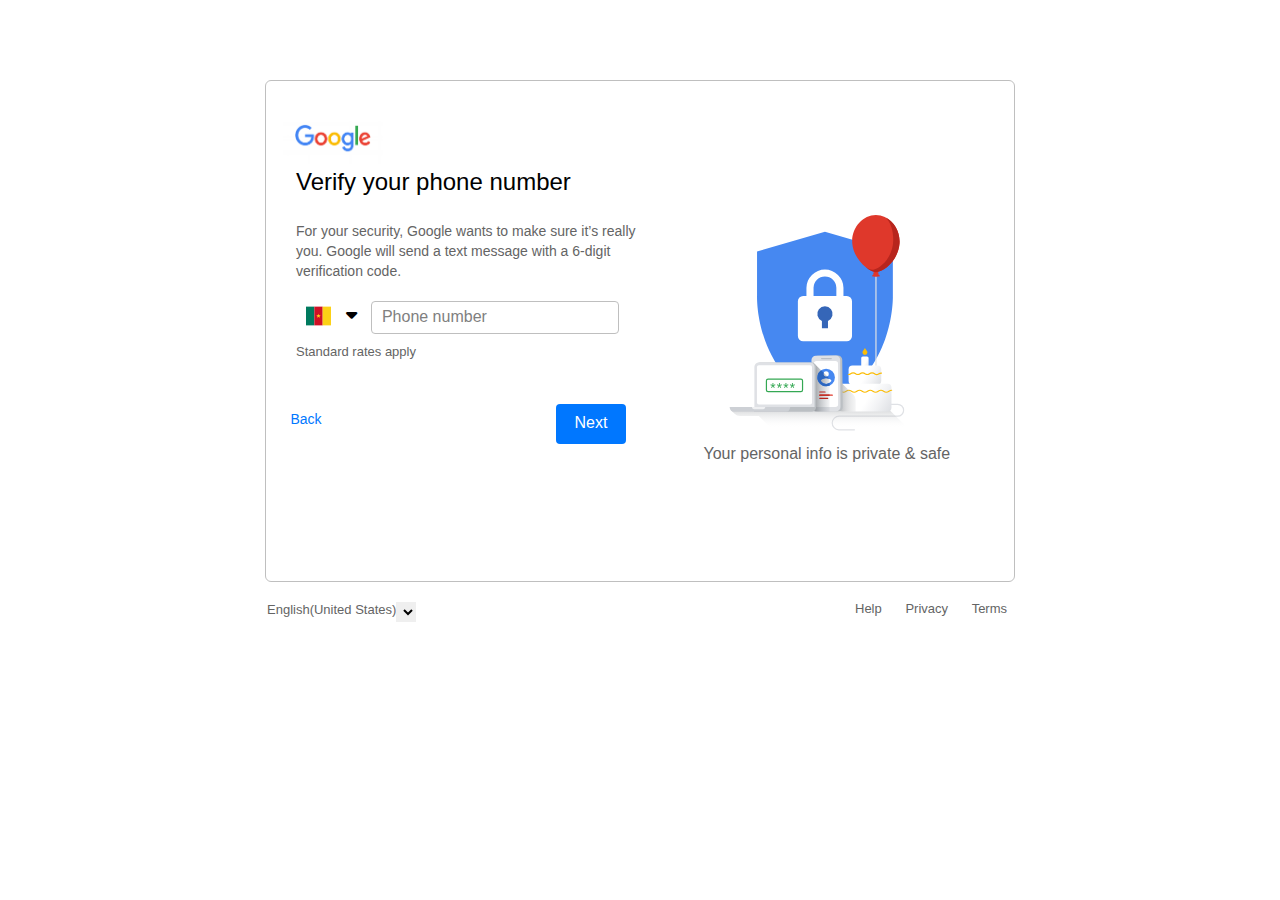
<file: verify.html>
<!DOCTYPE html>
<html lang="en">
<!-- Randy's Work -->
<head>
    <meta charset="UTF-8">
    <meta http-equiv="X-UA-Compatible" content="IE=edge">
    <meta name="viewport" content="width=device-width, initial-scale=1.0">
    <title>Creat your Google Accounts</title>
    <link rel="stylesheet" href="css/verify/style.css">
    <link rel="preconnect" href="https://fonts.googleapis.com">
<link rel="preconnect" href="https://fonts.gstatic.com" crossorigin>
<link href="https://fonts.googleapis.com/css2?family=Noto+Sans:wght@200&display=swap" rel="stylesheet">
<link rel="preconnect" href="https://fonts.googleapis.com">
<link rel="stylesheet" href="https://cdnjs.cloudflare.com/ajax/libs/font-awesome/6.2.0/css/all.min.css">
<link rel="stylesheet" href="https://cdnjs.cloudflare.com/ajax/libs/font-awesome/6.2.0/css/all.css">
<!-- <link rel="preconnect" href="https://fonts.gstatic.com" crossorigin>
<link href="https://fonts.googleapis.com/css2?family=Barlow&family=Eczar:wght@600&family=Fraunces:opsz,wght@9..144,600&family=Noto+Sans:wght@200&family=Roboto:ital,wght@1,500&display=swap"> -->
</head>

<body>
    <header>
    <div class="wrapperContainer">
        <!-- Start of form -->
        <div class="left">
            <form action="" method="post">
                <div class="google">
                    <img src="image/google.png" alt="">
                    <p>Verify your phone number</p>
                </div>
                <div class="inputs">
                    <p>For your security, Google wants to make sure it’s really you.
                         Google will send a text message with a 6-digit verification code.</p>
                </div>
                <div class="input">
                    <div class="imgCmr">
                        <img src="image/cm.svg" alt="">
                        <i class="fa-solid fa-caret-down"></i>
                    </div> 
                    <input  class="buttonClass" type="text">
                    <input class="form-text" type="text" name="email or phone number" required id="text">
            <label class="form-label">Phone number</label>
            <p>Standard rates apply</p>
                </div>
                <div class="infoDiv">
                </div>
                <div class="buttonDiv">
                </div>
                <div class="button">
                    <button class="butButton">
                        <a href="Creat.html">Back</a>
                    </button>
                    <div class="selector">
                        <a href="verifyphone.html">Next</a>
                    </div>
                </div>
        </div>
        <div class="right">
            <img src="image/personal.svg" alt=""> <br>
            <Span>Your personal info is private & safe</Span>
        </div>
        <!-- End of form -->
        <div class="language">
            <div class="select">
                    <label id="lang">English(United States)</label>
                    <select name="Languages" id="lang1">
                        <option value=""></option>
                        <option value=""></option>
                        <option value=""></option>
                    </select>
                    </div>
                <ul>
                    <li><a id="help1" href="#">Help</a></li>
                    <li><a id="help2" href="#">Privacy</a></li>
                    <li><a id="help" href="#">Terms</a></li>
            </ul>
        </div> 
        </div>
    </header>
</body>

</html>
</file>
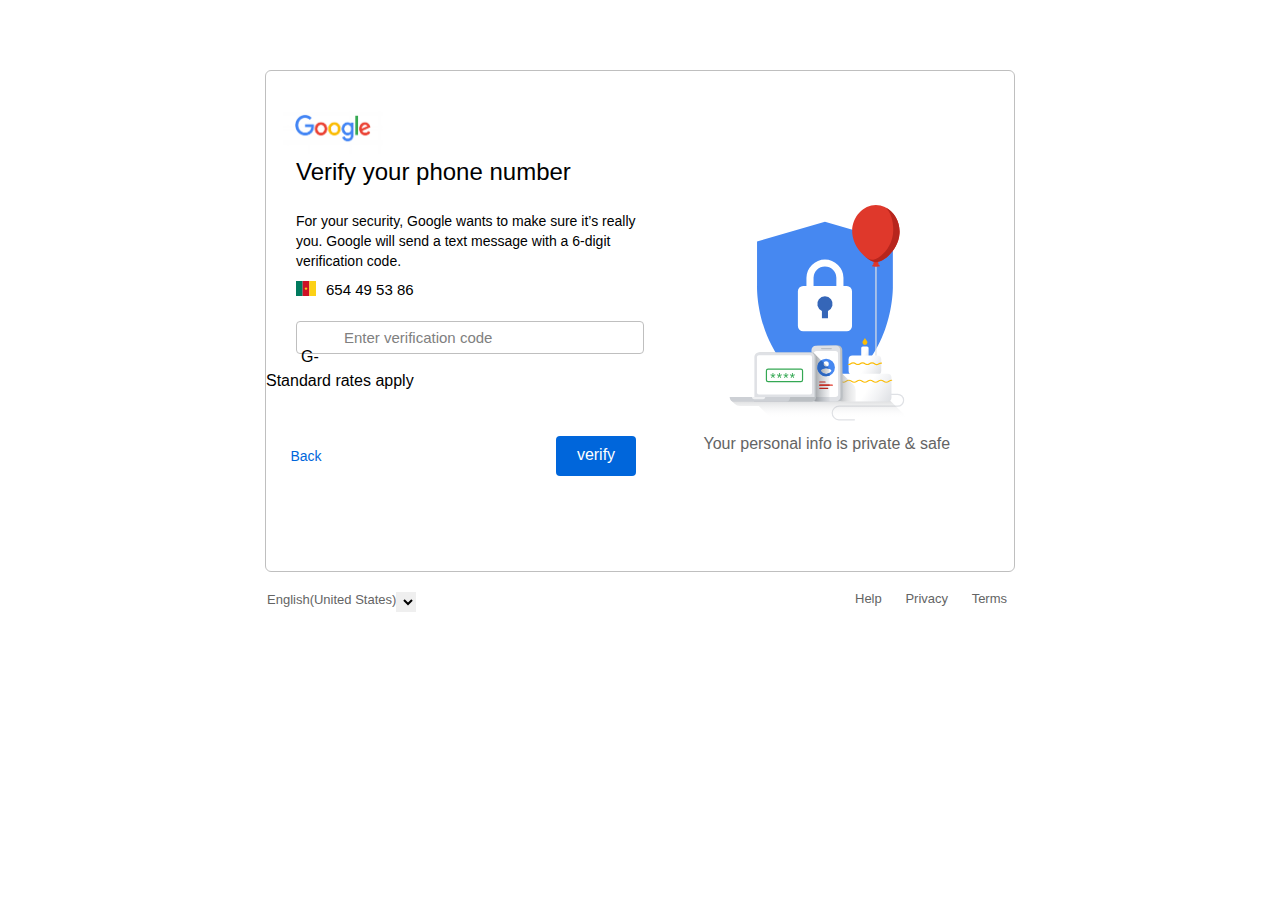
<file: verifyphone.html>
<!DOCTYPE html>
<html lang="en">
<!-- Randy's Work -->
<head>
    <meta charset="UTF-8">
    <meta http-equiv="X-UA-Compatible" content="IE=edge">
    <meta name="viewport" content="width=device-width, initial-scale=1.0">
    <title>Creat your Google Accounts</title>
    <link rel="stylesheet" href="css/verifyPhone/style.css">
    <link rel="preconnect" href="https://fonts.googleapis.com">
<link rel="preconnect" href="https://fonts.gstatic.com" crossorigin>
<link href="https://fonts.googleapis.com/css2?family=Noto+Sans:wght@200&display=swap" rel="stylesheet">
<link rel="preconnect" href="https://fonts.googleapis.com">
<link rel="stylesheet" href="https://cdnjs.cloudflare.com/ajax/libs/font-awesome/6.2.0/css/all.min.css">
<link rel="stylesheet" href="https://cdnjs.cloudflare.com/ajax/libs/font-awesome/6.2.0/css/all.css">
<!-- <link rel="preconnect" href="https://fonts.gstatic.com" crossorigin>
<link href="https://fonts.googleapis.com/css2?family=Barlow&family=Eczar:wght@600&family=Fraunces:opsz,wght@9..144,600&family=Noto+Sans:wght@200&family=Roboto:ital,wght@1,500&display=swap"> -->
</head>

<body>
    <header>
    <div class="wrapperContainer">
        <!-- Start of form -->
        <div class="left">
            <form action="" method="post">
                <div class="google">
                    <img src="image/google.png" alt="">
                    <p>Verify your phone number</p>
                </div>
                <div class="inputs">
                    <p>For your security, Google wants to make sure it’s really you.
                         Google will send a text message with a 6-digit verification code.</p>
                </div>
                <div class="imgCmr">
                    <img src="image/cm.svg" alt="">
                    <p>654 49 53 86</p>
                </div> 
                <div class="inputDiv">
                    <input class="form-text" type="text" name="email or phone number" required id="text">
            <label class="form-label">Enter verification code</label>
            <p>Standard rates apply</p>
                </div>
                <div class="infoDiv">
                    <p>G-</p>
                </div>
                <div class="buttonDiv">
                </div>
                <div class="button">
                    <button class="butButton">
                        <a href="verify.html">Back</a>
                    </button>
                    <div class="selector">
                        <a href="CreationForm.html">verify</a>
                    </div>
                </div>
        </div>
        <div class="right">
            <img src="image/personal.svg" alt=""> <br>
            <Span>Your personal info is private & safe</Span>
        </div>
        <!-- End of form -->
        <div class="language">
            <div class="select">
                    <label id="lang">English(United States)</label>
                    <select name="Languages" id="lang1">
                        <option value=""></option>
                        <option value=""></option>
                        <option value=""></option>
                    </select>
                    </div>
                <ul>
                    <li><a id="help1" href="#">Help</a></li>
                    <li><a id="help2" href="#">Privacy</a></li>
                    <li><a id="help" href="#">Terms</a></li>
            </ul>
        </div> 
        </div>
    </header>
</body>

</html>
</file>
<file: css/style.css>
@import "https://fonts.googleapis.com/css2?family=Noto+Sans:wght@200&display=swap";
@import "https://fonts.googleapis.com/css2?family=Noto+Sans:wght@200&display=swap";
@import "https://fonts.googleapis.com/css2?family=Noto+Sans:wght@200&display=swap";
* {
  margin: 0;
  padding: 0;
  font-family: roboto, "Noto Sans Myanmar UI", arial, sans-serif;
  box-sizing: inherit;
}

/* custom properties */
/* Start of work */
.container {
  width: 448px;
  height: 500px;
  margin: auto;
  margin-top: 60px;
  border-radius: 6px;
  text-align: center;
  display: flex;
  background: white;
  border: 1px solid #E0E0E0;
  /* Start of form */
  /* main */
  /* End of form */
}
.container .google {
  width: 300px;
  height: 150px;
  padding-left: 10px;
  margin-top: 30px;
  margin-left: 70px;
  /* img */
}
.container .google img {
  width: 95px;
  height: 38px;
  margin: auto;
  padding-top: 20px;
}
.container h1 {
  font-size: 24px;
  margin-top: 4px;
  font-weight: 100;
  color: rgba(0, 0, 0, 0.822);
}
.container h2 {
  font-size: 17px;
  margin-top: 10px;
  font-weight: 100;
  color: rgba(0, 0, 0, 0.822);
}
.container span {
  margin-top: 10px;
}
.container .register {
  width: 35vh;
  padding: 15px;
  margin-top: -35px;
  margin-left: 25px;
}
.container .register .form-text {
  width: 325px;
  padding: 20px;
  margin-left: auto;
  outline: none;
  place-content: center;
  border-radius: 4px;
  background: transparent;
  border: 1px solid #E0E0E0;
}
.container .register .form-text:focus {
  outline: none;
  border: 2px solid #1E88E5;
}
.container .register .form-label {
  position: relative;
  color: gray;
  font-size: 16px;
  font-weight: 400;
  max-width: calc(100% - 16px);
  overflow: hidden;
  text-overflow: ellipsis;
  white-space: nowrap;
  padding: 0 8px;
  top: -35px;
  left: -50px;
  transition: 0.15s;
}
.container .register .form-text.active .form-label,
.container .register .form-text:focus + .form-label,
.container .register .form-text.active + .label {
  color: #1E88E5;
  top: -70px;
  left: -45px;
  background: #fff;
  font-size: 13px;
}
.container .form h6,
.container a,
.container button a {
  color: #027cff;
}
.container .form h6 {
  margin-left: -235px;
  margin-top: -25px;
  text-decoration: none;
  font-size: 15px;
  font-weight: 500;
  font-family: roboto, "Noto Sans Myanmar UI", arial, sans-serif;
}
.container .form,
.container h6,
.container a {
  text-decoration: none;
}
.container .form h5,
.container h6 h5,
.container a h5 {
  font-size: 14px;
  color: #5f6368;
  margin-left: -4px;
  font-family: roboto, "Noto Sans Myanmar UI", arial, sans-serif;
  font-weight: 400;
}
.container .form #learnMore,
.container h6 #learnMore,
.container a #learnMore {
  font-size: 16px;
  float: left;
  margin-left: 2px;
}
.container .form button a {
  text-decoration: none;
}
.container .form button {
  margin-top: 40px;
  margin-left: -300px;
  padding: 10px;
  border: white;
  border-radius: 1px;
  font-size: 15px;
  background-color: white;
  font-family: "Roboto", sans-serif;
  font-weight: 500;
  color: #027cff;
}
.container .form button :hover {
  background-color: #E1F5FE;
  cursor: pointer;
}
.container .info {
  width: 85%;
  height: 50px;
  margin-top: 50px;
  margin-left: 40px;
}
.container .info span p {
  text-align: justify;
}
.container .dropbtn {
  background-color: #3498DB;
  color: white;
  padding: 16px;
  font-size: 16px;
  border: none;
  cursor: pointer;
}
.container #myUse {
  padding-top: 30px;
}
.container .dropbtn:hover, .container .dropbtn:focus {
  background-color: rgba(41, 127, 185, 0.3568627451);
  border-radius: 2px;
}
.container .dropdown {
  position: relative;
  display: inline-block;
}
.container .dropdown #button {
  margin-left: -240px;
}
.container .dropdown-content {
  display: none;
  position: absolute;
  background-color: white;
  min-width: 210px;
  height: 160px;
  box-shadow: 3px 3px 20px 3px rgba(132, 132, 132, 0.2);
  z-index: 1;
  border-radius: 5px;
  margin-top: -190px;
  margin-left: -200px;
}
.container .dropdown-content ul, .container .dropdown-content li {
  list-style: none;
  text-align: justify;
}
.container .dropdown-content a {
  color: black;
  padding: 12px 16px;
  text-decoration: none;
  display: block;
}
.container .dropdown a:hover {
  background-color: #ddd;
}
.container .show {
  display: block;
}
.container .selector {
  width: 80px;
  height: 30px;
  margin-top: -40px;
  margin-left: 330px;
  text-align: center;
  padding-top: 10px;
  border-radius: 4px;
  background-color: #1E88E5;
}
.container .selector a {
  text-decoration: none;
  color: white;
}
.container .selector :hover {
  background-color: #1E88E5;
}
.container .languageBar {
  width: 106%;
  height: 30px;
  display: flex;
  justify-content: space-between;
  margin-top: 80px;
}
.container .languageBar ul,
.container .languageBar li,
.container .languageBar a {
  list-style: none;
  text-decoration: none;
  display: inline;
  padding-left: 13px;
  font-size: 12px;
  padding-top: 15px;
  color: #202124;
}
.container .languageBar select {
  border: 1px solid transparent;
  outline: none;
  margin-left: 35px;
  width: 13px;
  background: transparent;
  cursor: pointer;
}
.container .languageBar .select {
  background: white;
  width: 40%;
  height: 45px;
  display: flex;
  border-radius: 5px;
  border: 1px solid white;
  cursor: pointer;
}
.container .languageBar .select .select:hover {
  background: #202124;
}
.container .languageBar .select p {
  margin-top: 13px;
  padding-left: 5px;
  font-size: 13px;
  color: #202124;
}
.container .languageBar .select:hover {
  background: rgba(128, 128, 128, 0.089);
}

/* Start of work */
.container {
  width: 448px;
  height: 500px;
  margin: auto;
  margin-top: 60px;
  border-radius: 6px;
  text-align: center;
  display: flex;
  background: white;
  border: 1px solid #E0E0E0;
  /* Start of form */
  /* main */
  /* End of form */
}
.container .google {
  width: 300px;
  height: 150px;
  padding-left: 10px;
  margin-top: 30px;
  margin-left: 70px;
  /* img */
}
.container .google img {
  width: 95px;
  height: 38px;
  margin: auto;
  padding-top: 20px;
}
.container h1 {
  font-size: 24px;
  margin-top: 4px;
  font-weight: 100;
  color: rgba(0, 0, 0, 0.822);
}
.container h2 {
  font-size: 17px;
  margin-top: 10px;
  font-weight: 100;
  color: rgba(0, 0, 0, 0.822);
}
.container span {
  margin-top: 10px;
}
.container .register {
  width: 35vh;
  padding: 15px;
  margin-top: -35px;
  margin-left: 25px;
}
.container .register .form-text {
  width: 325px;
  padding: 20px;
  margin-left: auto;
  outline: none;
  place-content: center;
  border-radius: 4px;
  background: transparent;
  border: 1px solid #E0E0E0;
}
.container .register .form-text:focus {
  outline: none;
  border: 2px solid #1E88E5;
}
.container .register .form-label {
  position: relative;
  color: gray;
  font-size: 16px;
  font-weight: 400;
  max-width: calc(100% - 16px);
  overflow: hidden;
  text-overflow: ellipsis;
  white-space: nowrap;
  padding: 0 8px;
  top: -35px;
  left: -50px;
  transition: 0.15s;
}
.container .register .form-text.active .form-label,
.container .register .form-text:focus + .form-label,
.container .register .form-text.active + .label {
  color: #1E88E5;
  top: -70px;
  left: -45px;
  background: #fff;
  font-size: 13px;
}
.container .form h6,
.container a,
.container button a {
  color: #027cff;
}
.container .form h6 {
  margin-left: -235px;
  margin-top: -25px;
  text-decoration: none;
  font-size: 15px;
  font-weight: 500;
  font-family: roboto, "Noto Sans Myanmar UI", arial, sans-serif;
}
.container .form,
.container h6,
.container a {
  text-decoration: none;
}
.container .form h5,
.container h6 h5,
.container a h5 {
  font-size: 14px;
  color: #5f6368;
  margin-left: -4px;
  font-family: roboto, "Noto Sans Myanmar UI", arial, sans-serif;
  font-weight: 400;
}
.container .form #learnMore,
.container h6 #learnMore,
.container a #learnMore {
  font-size: 16px;
  float: left;
  margin-left: 2px;
}
.container .form button a {
  text-decoration: none;
}
.container .form button {
  margin-top: 40px;
  margin-left: -300px;
  padding: 10px;
  border: white;
  border-radius: 1px;
  font-size: 15px;
  background-color: white;
  font-family: "Roboto", sans-serif;
  font-weight: 500;
  color: #027cff;
}
.container .form button :hover {
  background-color: #E1F5FE;
  cursor: pointer;
}
.container .info {
  width: 85%;
  height: 50px;
  margin-top: 50px;
  margin-left: 40px;
}
.container .info span p {
  text-align: justify;
}
.container .dropbtn {
  background-color: #3498DB;
  color: white;
  padding: 16px;
  font-size: 16px;
  border: none;
  cursor: pointer;
}
.container #myUse {
  padding-top: 30px;
}
.container .dropbtn:hover, .container .dropbtn:focus {
  background-color: rgba(41, 127, 185, 0.3568627451);
  border-radius: 2px;
}
.container .dropdown {
  position: relative;
  display: inline-block;
}
.container .dropdown #button {
  margin-left: -240px;
}
.container .dropdown-content {
  display: none;
  position: absolute;
  background-color: white;
  min-width: 210px;
  height: 160px;
  box-shadow: 3px 3px 20px 3px rgba(132, 132, 132, 0.2);
  z-index: 1;
  border-radius: 5px;
  margin-top: -190px;
  margin-left: -200px;
}
.container .dropdown-content ul, .container .dropdown-content li {
  list-style: none;
  text-align: justify;
}
.container .dropdown-content a {
  color: black;
  padding: 12px 16px;
  text-decoration: none;
  display: block;
}
.container .dropdown a:hover {
  background-color: #ddd;
}
.container .show {
  display: block;
}
.container .selector {
  width: 80px;
  height: 30px;
  margin-top: -40px;
  margin-left: 330px;
  text-align: center;
  padding-top: 10px;
  border-radius: 4px;
  background-color: #1E88E5;
}
.container .selector a {
  text-decoration: none;
  color: white;
}
.container .selector :hover {
  background-color: #1E88E5;
}
.container .languageBar {
  width: 106%;
  height: 30px;
  display: flex;
  justify-content: space-between;
  margin-top: 80px;
}
.container .languageBar ul,
.container .languageBar li,
.container .languageBar a {
  list-style: none;
  text-decoration: none;
  display: inline;
  padding-left: 13px;
  font-size: 12px;
  padding-top: 15px;
  color: #202124;
}
.container .languageBar select {
  border: 1px solid transparent;
  outline: none;
  margin-left: 35px;
  width: 13px;
  background: transparent;
  cursor: pointer;
}
.container .languageBar .select {
  background: white;
  width: 40%;
  height: 45px;
  display: flex;
  border-radius: 5px;
  border: 1px solid white;
  cursor: pointer;
}
.container .languageBar .select .select:hover {
  background: #202124;
}
.container .languageBar .select p {
  margin-top: 13px;
  padding-left: 5px;
  font-size: 13px;
  color: #202124;
}
.container .languageBar .select:hover {
  background: rgba(128, 128, 128, 0.089);
}

@media (max-width: 992px) {
  p {
    margin-top: 30px;
    text-align: center;
  }
  /* Start of work */
  .container {
    width: 448px;
    height: 500px;
    margin: auto;
    margin-top: 60px;
    border-radius: 6px;
    text-align: center;
    display: flex;
    background: white;
    border: 1px solid #E0E0E0;
    /* Start of form */
    /* main */
    /* End of form */
  }
  .container .google {
    width: 300px;
    height: 150px;
    padding-left: 10px;
    margin-top: 30px;
    margin-left: 70px;
    /* img */
  }
  .container .google img {
    width: 95px;
    height: 38px;
    margin: auto;
    padding-top: 20px;
  }
  .container .google p {
    font-size: 24px;
    margin-top: -10px;
    font-weight: 100;
  }
  .container .register {
    width: 350px;
    padding: 15px;
    margin-top: -35px;
    margin-left: 25px;
  }
  .container .register .form-text {
    width: 325px;
    padding: 20px;
    margin-left: auto;
    outline: none;
    place-content: center;
    border-radius: 4px;
    background: transparent;
    border: 1px solid #E0E0E0;
  }
  .container .register .form-text:focus {
    outline: none;
    border: 2px solid #1E88E5;
  }
  .container .register .form-label {
    position: relative;
    color: gray;
    font-size: 16px;
    font-weight: 400;
    max-width: calc(100% - 16px);
    overflow: hidden;
    text-overflow: ellipsis;
    white-space: nowrap;
    padding: 0 8px;
    top: -35px;
    left: -100px;
    transition: 0.15s;
  }
  .container .register .form-text.active .form-label,
.container .register .form-text:focus + .form-label,
.container .register .form-text.active + .label {
    color: #1E88E5;
    top: -70px;
    left: -110px;
    background: #fff;
    font-size: 11px;
  }
  .container .form h6,
.container a,
.container button a {
    color: #027cff;
  }
  .container .form h6 {
    margin-left: -235px;
    margin-top: -25px;
    text-decoration: none;
    font-size: 15px;
    font-weight: 500;
    font-family: roboto, "Noto Sans Myanmar UI", arial, sans-serif;
  }
  .container .form,
.container h6,
.container a {
    text-decoration: none;
  }
  .container .form h5,
.container h6 h5,
.container a h5 {
    font-size: 14px;
    color: #5f6368;
    margin-left: -4px;
    font-family: roboto, "Noto Sans Myanmar UI", arial, sans-serif;
    font-weight: 400;
  }
  .container .form a,
.container h6 a,
.container a a {
    font-size: 16px;
  }
  .container .form button a {
    text-decoration: none;
  }
  .container .form button {
    margin-top: 40px;
    margin-left: -300px;
    padding: 10px;
    border: white;
    border-radius: 1px;
    font-size: 15px;
    background-color: white;
    font-family: "Roboto", sans-serif;
    font-weight: 500;
    color: #027cff;
  }
  .container .form button :hover {
    background-color: #E1F5FE;
    cursor: pointer;
  }
  .container .info {
    width: 85%;
    height: 50px;
    margin-top: 50px;
    margin-left: 40px;
  }
  .container .info span p {
    text-align: justify;
  }
  .container #dropBtn {
    margin-top: 20px;
    padding: 10px;
    border: white;
    border-radius: 1px;
    color: #027cff;
    font-size: 15px;
    padding-left: 10px;
  }
  .container .dropup {
    position: relative;
    display: inline-block;
    margin-left: 60px;
  }
  .container .dropup-content {
    display: none;
    position: absolute;
    background-color: white;
    min-width: 170px;
    z-index: 1;
    margin-left: -210px;
    margin-top: -170px;
    padding: auto auto 20px 20px;
    text-align: justify;
    font-size: 14px;
    height: 140px;
    border-radius: 5px;
    box-shadow: 1px 1px 1px 1px lightcyan;
  }
  .container .dropup-content a {
    color: black;
    padding: 12px 16px;
    text-decoration: none;
    display: block;
  }
  .container .dropup-content a:hover {
    background-color: #ccc;
  }
  .container .dropup:hover .dropup-content {
    display: block;
  }
  .container .dropup:hover .dropbtn {
    background-color: #a3cae4;
    cursor: pointer;
  }
  .container .selector {
    width: 80px;
    height: 30px;
    margin-top: -40px;
    margin-left: 330px;
    text-align: center;
    padding-top: 10px;
    border-radius: 4px;
    background-color: #1E88E5;
  }
  .container .selector a {
    text-decoration: none;
    color: white;
  }
  .container .selector :hover {
    background-color: #1E88E5;
  }
  .container .languageBar {
    width: 106%;
    height: 30px;
    display: flex;
    justify-content: space-between;
    margin-top: 80px;
  }
  .container .languageBar ul,
.container .languageBar li,
.container .languageBar a {
    list-style: none;
    text-decoration: none;
    display: inline;
    padding-left: 13px;
    font-size: 12px;
    padding-top: 10px;
    color: #202124;
  }
  .container .languageBar select {
    border: 1px solid transparent;
    outline: none;
    margin-left: 35px;
    width: 13px;
    background: transparent;
    cursor: pointer;
  }
  .container .languageBar .select {
    background: white;
    width: 40%;
    height: 45px;
    display: flex;
    border-radius: 5px;
    border: 1px solid white;
    cursor: pointer;
  }
  .container .languageBar .select .select:hover {
    background: #202124;
  }
  .container .languageBar .select p {
    margin-top: 13px;
    padding-left: 5px;
    font-size: 13px;
    color: #202124;
  }
  .container .languageBar .select:hover {
    background: rgba(128, 128, 128, 0.089);
  }
}
@media (max-width: 576px) {
  .container {
    width: 100%;
    height: 500px;
    margin-left: 0px;
    margin-top: 0;
    border-radius: 6px;
    text-align: center;
    display: flex;
    border: 1px solid white;
    /* Start of form */
    /* main */
    /* End of form */
  }
  .container .google {
    width: 300px;
    height: 150px;
    padding-left: 10px;
    margin: 30px auto auto 90px;
    /* img */
  }
  .container .google img {
    width: 95px;
    height: 38px;
    margin: auto;
    padding-top: 20px;
  }
  .container h1 {
    font-size: 24px;
    margin-top: 4px;
    font-weight: 100;
    color: rgba(0, 0, 0, 0.822);
  }
  .container h2 {
    font-size: 17px;
    margin-top: 10px;
    font-weight: 100;
    color: rgba(0, 0, 0, 0.822);
  }
  .container span {
    margin-top: 10px;
  }
  .container .register {
    width: 80%;
    padding: 15px;
    margin-top: -25px;
    margin-left: 40px;
  }
  .container .register .form-text {
    width: 100%;
    padding: 20px;
    margin-left: -20px;
    outline: none;
    place-content: center;
    border-radius: 4px;
    background: transparent;
    border: 1px solid #E0E0E0;
  }
  .container .register .form-text:focus {
    outline: none;
    border: 2px solid #1E88E5;
  }
  .container .register .form-label {
    position: relative;
    color: gray;
    font-size: 16px;
    font-weight: 400;
    max-width: calc(100% - 16px);
    overflow: hidden;
    text-overflow: ellipsis;
    white-space: nowrap;
    padding: 0 8px;
    top: -35px;
    left: -150px;
    transition: 0.15s;
  }
  .container .register .form-text.active .form-label,
.container .register .form-text:focus + .form-label,
.container .register .form-text.active + .label {
    color: #1E88E5;
    top: -70px;
    left: -160px;
    background: #fff;
    font-size: 13px;
  }
  .container .form h6,
.container a,
.container button a {
    color: #027cff;
  }
  .container .form h6 {
    margin-left: -320px;
    margin-top: -20px;
    text-decoration: none;
    font-size: 10px;
    font-weight: 500;
  }
  .container .form,
.container h6,
.container a {
    text-decoration: none;
  }
  .container .form h5,
.container h6 h5,
.container a h5 {
    width: 450px;
    height: 30px;
    font-size: 15px;
    text-align: justify;
    margin-left: -30px;
  }
  .container .form #learnMore,
.container h6 #learnMore,
.container a #learnMore {
    font-size: 16px;
  }
  .container .form button a {
    text-decoration: none;
  }
  .container .form button {
    margin-top: 40px;
    padding: 10px;
    border: white;
    border-radius: 1px;
    font-size: 15px;
    background-color: white;
  }
  .container .form button :hover {
    background-color: #E1F5FE;
    cursor: pointer;
  }
  .container .info {
    width: 85%;
    height: 50px;
    margin-top: 50px;
    margin-left: 65px;
  }
  .container .info span p {
    text-align: justify;
  }
  .container .dropbtn {
    margin-top: 20px;
    padding: 10px;
    border: white;
    border-radius: 1px;
    color: #027cff;
    font-size: 15px;
    padding-left: 10px;
  }
  .container .dropdown {
    position: relative;
    display: inline-block;
    margin-left: -90px;
    margin-top: -10px;
  }
  .container .dropdown-content {
    display: none;
    position: absolute;
    background-color: white;
    min-width: 170px;
    z-index: 1;
    margin-left: -190px;
    margin-top: 5px;
    padding: auto auto 20px 20px;
    text-align: justify;
    font-size: 14px;
    height: 140px;
    border-radius: 5px;
    box-shadow: 1px 1px 1px 1px rgb(245, 248, 248);
  }
  .container .dropdown-content a {
    color: black;
    padding: 12px 16px;
    text-decoration: none;
    display: block;
  }
  .container .dropdown-content a:hover {
    background-color: #ccc;
  }
  .container .dropdown:hover .dropdown-content {
    display: block;
  }
  .container .dropdown:hover .dropbtn {
    background-color: #a3cae4;
    cursor: pointer;
  }
  .container .selector {
    width: 80px;
    height: 30px;
    margin-top: -40px;
    margin-left: 380px;
    text-align: center;
    padding-top: 10px;
    border-radius: 4px;
    background-color: #1E88E5;
  }
  .container .selector a {
    text-decoration: none;
    color: white;
  }
  .container .selector :hover {
    background-color: #1E88E5;
  }
  #language {
    width: 94%;
    margin-top: 150px;
    margin-left: 20px;
  }
  .languageBar {
    height: 30px;
    display: flex;
    justify-content: space-between;
  }
  .languageBar ul,
.languageBar li,
.languageBar a {
    list-style: none;
    text-decoration: none;
    display: inline;
    padding-left: 13px;
    font-size: 12px;
    padding-top: 10px;
    color: #202124;
  }
  .languageBar #help {
    margin-left: -190px;
  }
  .languageBar select {
    border: 1px solid transparent;
    outline: none;
    margin-left: 35px;
    width: 13px;
    background: transparent;
    cursor: pointer;
  }
  .languageBar .select {
    background: white;
    width: 40%;
    height: 45px;
    display: flex;
    border-radius: 5px;
    border: 1px solid white;
    cursor: pointer;
  }
  .languageBar .select .select:hover {
    background: #202124;
  }
  .languageBar .select p {
    margin-top: 13px;
    padding-left: 5px;
    font-size: 13px;
    color: #202124;
  }
  .languageBar .select:hover {
    background: rgba(128, 128, 128, 0.089);
  }
}
* {
  margin: 0;
  padding: 0;
  font-family: roboto, "Noto Sans Myanmar UI", arial, sans-serif;
  box-sizing: inherit;
}

/* custom properties */
/* Start of work */
.banner {
  width: 448px;
  height: 500px;
  margin: auto;
  margin-top: 80px;
  border-radius: 6px;
  text-align: center;
  display: flex;
  background: white;
  border: 1px solid #E0E0E0;
  /* Start of form */
  /* main */
  /* End of form */
}
.banner .google {
  width: 300px;
  height: 150px;
  padding-left: 10px;
  margin-top: 30px;
  margin-left: 70px;
  /* img */
}
.banner .google img {
  width: 95px;
  height: 38px;
  margin: auto;
  padding-top: 20px;
}
.banner h1 {
  font-size: 24px;
  margin-top: 4px;
  font-weight: 100;
  color: rgba(0, 0, 0, 0.822);
}
.banner h2 {
  font-size: 17px;
  width: 400px;
  margin-top: 10px;
  margin-left: -40px;
  font-weight: 100;
  color: rgba(0, 0, 0, 0.822);
}
.banner .register {
  width: 350px;
  padding: 15px;
  margin-top: -35px;
  margin-left: 25px;
}
.banner .register .form-text {
  width: 325px;
  padding: 20px;
  margin-left: auto;
  outline: none;
  place-content: center;
  border-radius: 4px;
  background: transparent;
  border: 1px solid #E0E0E0;
}
.banner .register .form-text:focus {
  outline: none;
  border: 2px solid #1E88E5;
}
.banner .register .form-label {
  position: relative;
  color: gray;
  font-size: 16px;
  font-weight: 400;
  max-width: calc(100% - 16px);
  overflow: hidden;
  text-overflow: ellipsis;
  white-space: nowrap;
  padding: 0 8px;
  top: -35px;
  left: -55px;
  transition: 0.15s;
}
.banner .register .form-text.active .form-label,
.banner .register .form-text:focus + .form-label,
.banner .register .form-text.active + .label {
  color: #1E88E5;
  top: -70px;
  left: -70px;
  background: #fff;
  font-size: 13px;
}
.banner .selectors {
  width: 80px;
  height: 30px;
  margin-top: 20px;
  margin-left: 330px;
  text-align: center;
  padding-top: 10px;
  border-radius: 4px;
  background-color: #1E88E5;
}
.banner .selectors a {
  text-decoration: none;
  color: white;
}
.banner .selectors :hover {
  background-color: #1E88E5;
}
.banner .language {
  width: 106%;
  height: 30px;
  display: flex;
  justify-content: space-between;
  margin-top: 200px;
}
.banner .language ul,
.banner .language li,
.banner .language a {
  list-style: none;
  text-decoration: none;
  display: inline;
  padding-left: 13px;
  font-size: 12px;
  padding-top: 15px;
  color: rgba(31, 31, 31, 0.695);
}
.banner .language select {
  border: 1px solid transparent;
  outline: none;
  margin-left: 35px;
  width: 13px;
  background: transparent;
  cursor: pointer;
}
.banner .language .select {
  background: white;
  width: 40%;
  height: 45px;
  display: flex;
  border-radius: 5px;
  border: 1px solid white;
  cursor: pointer;
}
.banner .language .select .select:hover {
  background: rgba(31, 31, 31, 0.695);
}
.banner .language .select p {
  margin-top: 13px;
  padding-left: 5px;
  font-size: 13px;
  color: rgba(31, 31, 31, 0.695);
}
.banner .language .select:hover {
  background: rgba(128, 128, 128, 0.089);
}

@media (min-width: 1200px) {
  /* Start of work */
  .banner {
    width: 448px;
    height: 500px;
    margin: auto;
    margin-top: 80px;
    border-radius: 6px;
    text-align: center;
    display: flex;
    background: white;
    border: 1px solid #E0E0E0;
    /* Start of form */
    /* main */
    /* End of form */
  }
  .banner .google {
    width: 300px;
    height: 150px;
    padding-left: 10px;
    margin-top: 30px;
    margin-left: 70px;
    /* img */
  }
  .banner .google img {
    width: 95px;
    height: 38px;
    margin: auto;
    padding-top: 20px;
  }
  .banner h1 {
    font-size: 24px;
    margin-top: 4px;
    font-weight: 100;
    color: rgba(0, 0, 0, 0.822);
  }
  .banner h2 {
    font-size: 17px;
    width: 400px;
    margin-top: 10px;
    margin-left: -40px;
    font-weight: 100;
    color: rgba(0, 0, 0, 0.822);
  }
  .banner .register {
    width: 350px;
    padding: 15px;
    margin-top: -35px;
    margin-left: 25px;
  }
  .banner .register .form-text {
    width: 325px;
    padding: 20px;
    margin-left: auto;
    outline: none;
    place-content: center;
    border-radius: 4px;
    background: transparent;
    border: 1px solid #E0E0E0;
  }
  .banner .register .form-text:focus {
    outline: none;
    border: 2px solid #1E88E5;
  }
  .banner .register .form-label {
    position: relative;
    color: gray;
    font-size: 16px;
    font-weight: 400;
    max-width: calc(100% - 16px);
    overflow: hidden;
    text-overflow: ellipsis;
    white-space: nowrap;
    padding: 0 8px;
    top: -35px;
    left: -70px;
    transition: 0.15s;
  }
  .banner .register .form-text.active .form-label,
.banner .register .form-text:focus + .form-label,
.banner .register .form-text.active + .label {
    color: #1E88E5;
    top: -70px;
    left: -90px;
    background: #fff;
    font-size: 13px;
  }
  .banner .selectors {
    width: 80px;
    height: 30px;
    margin-top: 20px;
    margin-left: 330px;
    text-align: center;
    padding-top: 10px;
    border-radius: 4px;
    background-color: #1E88E5;
  }
  .banner .selectors a {
    text-decoration: none;
    color: white;
  }
  .banner .selectors :hover {
    background-color: #1E88E5;
  }
  .banner .language {
    width: 106%;
    height: 30px;
    display: flex;
    justify-content: space-between;
    margin-top: 180px;
  }
  .banner .language ul,
.banner .language li,
.banner .language a {
    list-style: none;
    text-decoration: none;
    display: inline;
    padding-left: 13px;
    font-size: 12px;
    padding-top: 15px;
    color: rgba(31, 31, 31, 0.695);
  }
  .banner .language select {
    border: 1px solid transparent;
    outline: none;
    margin-left: 35px;
    width: 13px;
    background: transparent;
    cursor: pointer;
  }
  .banner .language .select {
    background: white;
    width: 40%;
    height: 45px;
    display: flex;
    border-radius: 5px;
    border: 1px solid white;
    cursor: pointer;
  }
  .banner .language .select .select:hover {
    background: rgba(31, 31, 31, 0.695);
  }
  .banner .language .select p {
    margin-top: 13px;
    padding-left: 5px;
    font-size: 13px;
    color: rgba(31, 31, 31, 0.695);
  }
  .banner .language .select:hover {
    background: rgba(128, 128, 128, 0.089);
  }
}
@media (max-width: 992px) {
  /* Start of work */
  .banner {
    width: 448px;
    height: 500px;
    margin: auto;
    margin-top: 80px;
    border-radius: 6px;
    text-align: center;
    display: flex;
    background: white;
    border: 1px solid #E0E0E0;
    /* Start of form */
    /* main */
    /* End of form */
  }
  .banner .google {
    width: 300px;
    height: 150px;
    padding-left: 10px;
    margin-top: 30px;
    margin-left: 70px;
    /* img */
  }
  .banner .google img {
    width: 95px;
    height: 38px;
    margin: auto;
    padding-top: 20px;
  }
  .banner h1 {
    font-size: 24px;
    margin-top: 4px;
    font-weight: 100;
    color: rgba(0, 0, 0, 0.822);
  }
  .banner h2 {
    font-size: 17px;
    width: 400px;
    margin-top: 10px;
    margin-left: -40px;
    font-weight: 100;
    color: rgba(0, 0, 0, 0.822);
  }
  .banner .register {
    width: 350px;
    padding: 15px;
    margin-top: -35px;
    margin-left: 25px;
  }
  .banner .register .form-text {
    width: 325px;
    padding: 20px;
    margin-left: auto;
    outline: none;
    place-content: center;
    border-radius: 4px;
    background: transparent;
    border: 1px solid #E0E0E0;
  }
  .banner .register .form-text:focus {
    outline: none;
    border: 2px solid #1E88E5;
  }
  .banner .register .form-label {
    position: relative;
    color: gray;
    font-size: 16px;
    font-weight: 400;
    max-width: calc(100% - 16px);
    overflow: hidden;
    text-overflow: ellipsis;
    white-space: nowrap;
    padding: 0 8px;
    top: -35px;
    left: -70px;
    transition: 0.15s;
  }
  .banner .register .form-text.active .form-label,
.banner .register .form-text:focus + .form-label,
.banner .register .form-text.active + .label {
    color: #1E88E5;
    top: -70px;
    left: -90px;
    background: #fff;
    font-size: 13px;
  }
  .banner .selectors {
    width: 80px;
    height: 30px;
    margin-top: 20px;
    margin-left: 330px;
    text-align: center;
    padding-top: 10px;
    border-radius: 4px;
    background-color: #1E88E5;
  }
  .banner .selectors a {
    text-decoration: none;
    color: white;
  }
  .banner .selectors :hover {
    background-color: #1E88E5;
  }
  .banner .language {
    width: 106%;
    height: 30px;
    display: flex;
    justify-content: space-between;
    margin-top: 200px;
  }
  .banner .language ul,
.banner .language li,
.banner .language a {
    list-style: none;
    text-decoration: none;
    display: inline;
    padding-left: 13px;
    font-size: 12px;
    padding-top: 15px;
    color: rgba(31, 31, 31, 0.695);
  }
  .banner .language select {
    border: 1px solid transparent;
    outline: none;
    margin-left: 35px;
    width: 13px;
    background: transparent;
    cursor: pointer;
  }
  .banner .language .select {
    background: white;
    width: 40%;
    height: 45px;
    display: flex;
    border-radius: 5px;
    border: 1px solid white;
    cursor: pointer;
  }
  .banner .language .select .select:hover {
    background: rgba(31, 31, 31, 0.695);
  }
  .banner .language .select p {
    margin-top: 13px;
    padding-left: 5px;
    font-size: 13px;
    color: rgba(31, 31, 31, 0.695);
  }
  .banner .language .select:hover {
    background: rgba(128, 128, 128, 0.089);
  }
}
@media (max-width: 768px) {
  /* Start of work */
  .banner {
    width: 448px;
    height: 500px;
    margin: auto;
    margin-top: 80px;
    border-radius: 6px;
    text-align: center;
    display: flex;
    background: white;
    border: 1px solid #E0E0E0;
    /* Start of form */
    /* main */
    /* End of form */
  }
  .banner .google {
    width: 300px;
    height: 150px;
    padding-left: 10px;
    margin-top: 30px;
    margin-left: 70px;
    /* img */
  }
  .banner .google img {
    width: 95px;
    height: 38px;
    margin: auto;
    padding-top: 20px;
  }
  .banner h1 {
    font-size: 24px;
    margin-top: 4px;
    font-weight: 100;
    color: rgba(0, 0, 0, 0.822);
  }
  .banner h2 {
    font-size: 17px;
    width: 400px;
    margin-top: 10px;
    margin-left: -40px;
    font-weight: 100;
    color: rgba(0, 0, 0, 0.822);
  }
  .banner .register {
    width: 350px;
    padding: 15px;
    margin-top: -35px;
    margin-left: 25px;
  }
  .banner .register .form-text {
    width: 325px;
    padding: 20px;
    margin-left: auto;
    outline: none;
    place-content: center;
    border-radius: 4px;
    background: transparent;
    border: 1px solid #E0E0E0;
  }
  .banner .register .form-text:focus {
    outline: none;
    border: 2px solid #1E88E5;
  }
  .banner .register .form-label {
    position: relative;
    color: gray;
    font-size: 16px;
    font-weight: 400;
    max-width: calc(100% - 16px);
    overflow: hidden;
    text-overflow: ellipsis;
    white-space: nowrap;
    padding: 0 8px;
    top: -35px;
    left: -70px;
    transition: 0.15s;
  }
  .banner .register .form-text.active .form-label,
.banner .register .form-text:focus + .form-label,
.banner .register .form-text.active + .label {
    color: #1E88E5;
    top: -70px;
    left: -90px;
    background: #fff;
    font-size: 13px;
  }
  .banner .selectors {
    width: 80px;
    height: 30px;
    margin-top: 20px;
    margin-left: 330px;
    text-align: center;
    padding-top: 10px;
    border-radius: 4px;
    background-color: #1E88E5;
  }
  .banner .selectors a {
    text-decoration: none;
    color: white;
  }
  .banner .selectors :hover {
    background-color: #1E88E5;
  }
  .banner .language {
    width: 106%;
    height: 30px;
    display: flex;
    justify-content: space-between;
    margin-top: 200px;
  }
  .banner .language ul,
.banner .language li,
.banner .language a {
    list-style: none;
    text-decoration: none;
    display: inline;
    padding-left: 13px;
    font-size: 12px;
    padding-top: 15px;
    color: rgba(31, 31, 31, 0.695);
  }
  .banner .language select {
    border: 1px solid transparent;
    outline: none;
    margin-left: 35px;
    width: 13px;
    background: transparent;
    cursor: pointer;
  }
  .banner .language .select {
    background: white;
    width: 40%;
    height: 45px;
    display: flex;
    border-radius: 5px;
    border: 1px solid white;
    cursor: pointer;
  }
  .banner .language .select .select:hover {
    background: rgba(31, 31, 31, 0.695);
  }
  .banner .language .select p {
    margin-top: 13px;
    padding-left: 5px;
    font-size: 13px;
    color: rgba(31, 31, 31, 0.695);
  }
  .banner .language .select:hover {
    background: rgba(128, 128, 128, 0.089);
  }
}
@media (max-width: 576px) {
  /* Start of work */
  .banner {
    width: 100%;
    height: 500px;
    margin: auto;
    margin-top: 10px;
    border-radius: 6px;
    text-align: center;
    display: flex;
    border: 1px solid white;
    /* Start of form */
    /* main */
    /* End of form */
  }
  .banner .google {
    width: 300px;
    height: 150px;
    padding-left: 10px;
    margin-top: 15px;
    margin-left: 90px;
    /* img */
  }
  .banner .google img {
    width: 95px;
    height: 38px;
    margin: auto;
    padding-top: -20px;
  }
  .banner h1 {
    font-size: 24px;
    margin-top: 4px;
    font-weight: 100;
    color: rgba(0, 0, 0, 0.822);
  }
  .banner h2 {
    font-size: 17px;
    width: 400px;
    margin-top: 10px;
    margin-left: -40px;
    font-weight: 100;
    color: rgba(0, 0, 0, 0.822);
  }
  .banner .register {
    width: 83%;
    padding: 15px;
    margin-top: -35px;
    margin-left: 25px;
  }
  .banner .register .form-text {
    width: 100%;
    padding: 20px;
    margin-left: 0px;
    margin-top: 10px;
    outline: none;
    place-content: center;
    border-radius: 4px;
    background: transparent;
    border: 1px solid #E0E0E0;
  }
  .banner .register .form-text:focus {
    outline: none;
    border: 2px solid #1E88E5;
  }
  .banner .register .form-label {
    position: relative;
    color: gray;
    font-size: 16px;
    font-weight: 400;
    max-width: calc(100% - 16px);
    overflow: hidden;
    text-overflow: ellipsis;
    white-space: nowrap;
    padding: 0 8px;
    top: -35px;
    left: -90px;
    transition: 0.15s;
  }
  .banner .register .form-text.active .form-label,
.banner .register .form-text:focus + .form-label,
.banner .register .form-text.active + .label {
    color: #1E88E5;
    top: -70px;
    left: -100px;
    background: #fff;
    font-size: 13px;
  }
  .banner .selectors {
    width: 80px;
    height: 30px;
    margin-top: -5px;
    margin-left: 380px;
    text-align: center;
    padding-top: 7px;
    border-radius: 4px;
    background-color: #1E88E5;
  }
  .banner .selectors a {
    text-decoration: none;
    color: white;
  }
  .banner .selectors :hover {
    background-color: #1E88E5;
  }
  .banner .language {
    width: 100%;
    height: 30px;
    display: flex;
    justify-content: space-between;
    margin-top: 300px;
    margin-left: 10px;
  }
  .banner .language ul,
.banner .language li,
.banner .language a {
    list-style: none;
    text-decoration: none;
    display: inline;
    padding-left: 13px;
    font-size: 12px;
    padding-top: 15px;
    color: rgba(31, 31, 31, 0.695);
  }
  .banner .language select {
    border: 1px solid transparent;
    outline: none;
    margin-left: 35px;
    width: 13px;
    background: transparent;
    cursor: pointer;
  }
  .banner .language .select {
    background: white;
    width: 40%;
    height: 45px;
    display: flex;
    border-radius: 5px;
    border: 1px solid white;
    cursor: pointer;
  }
  .banner .language .select .select:hover {
    background: rgba(31, 31, 31, 0.695);
  }
  .banner .language .select p {
    margin-top: 13px;
    padding-left: 5px;
    font-size: 13px;
    color: rgba(31, 31, 31, 0.695);
  }
  .banner .language .select:hover {
    background: rgba(128, 128, 128, 0.089);
  }
}
* {
  margin: 0;
  padding: 0;
  font-family: roboto, "Noto Sans Myanmar UI", arial, sans-serif;
  box-sizing: inherit;
}

/* custom properties */
/* form */
.Wrapper {
  width: 450px;
  height: 500px;
  margin: auto;
  margin-top: 80px;
  border-radius: 7px;
  text-align: center;
  display: flex;
  border: 1px solid #E0E0E0;
  /* first input */
  /* End of Input */
  /* start of list */
  /*End of list */
}
.Wrapper .google {
  width: 300px;
  height: 180px;
  padding-left: 10px;
  margin-top: 30px;
  margin-left: 70px;
}
.Wrapper .google img {
  width: 95px;
  height: 40px;
  padding-left: 10px;
  margin: auto;
  padding-top: 20px;
}
.Wrapper .google p {
  font-size: 24px;
}
.Wrapper .google span {
  font-size: 16px;
}
.Wrapper #text1 {
  margin-top: -40px;
}
.Wrapper .form-text {
  width: 325px;
  padding: 20px;
  margin-left: auto;
  outline: none;
  place-content: center;
  border-radius: 4px;
  background: transparent;
  border: 1px solid #E0E0E0;
}
.Wrapper .form-text:focus {
  outline: none;
  border: 2px solid #1E88E5;
}
.Wrapper .form-label {
  position: relative;
  color: gray;
  font-size: 16px;
  font-weight: 400;
  max-width: calc(100% - 16px);
  overflow: hidden;
  text-overflow: ellipsis;
  white-space: nowrap;
  padding: 0 8px;
  top: -35px;
  left: -120px;
  transition: 0.15s;
}
.Wrapper .form-text.active .form-label,
.Wrapper .form-text:focus + .form-label,
.Wrapper .form-text.active + .label {
  color: #1E88E5;
  top: -70px;
  left: -140px;
  background: #fff;
  font-size: 13px;
}
.Wrapper .selector {
  width: 80px;
  height: 30px;
  margin-top: 40px;
  margin-left: 340px;
  background-color: #1E88E5;
  text-align: center;
  padding-top: 10px;
  border-radius: 4px;
}
.Wrapper .selector a {
  text-decoration: none;
  color: white;
}
.Wrapper .selector :hover {
  background-color: #1E88E5;
}
.Wrapper .Bar {
  width: 100%;
  height: 30px;
  display: flex;
  justify-content: space-between;
  margin-top: 90px;
}
.Wrapper .Bar ul,
.Wrapper .Bar li,
.Wrapper .Bar a {
  list-style: none;
  text-decoration: none;
  display: inline;
  padding-left: 13px;
  font-size: 12px;
  padding-top: 15px;
  color: rgba(31, 31, 31, 0.84);
}
.Wrapper .Bar select {
  border: 1px solid transparent;
  outline: none;
  margin-left: 5px;
  margin-top: 5px;
  width: 13px;
  background: transparent;
  cursor: pointer;
}
.Wrapper .Bar .Selecttor {
  background: white;
  width: 40%;
  height: 39px;
  display: flex;
  border-radius: 5px;
  border: 1px solid white;
  cursor: pointer;
}
.Wrapper .Bar .Selecttor .select:hover {
  background: rgba(31, 31, 31, 0.84);
}
.Wrapper .Bar .Selecttor p {
  margin-top: 13px;
  padding-left: 3px;
  font-size: 13px;
  color: rgba(31, 31, 31, 0.84);
}
.Wrapper .Bar .Selecttor:hover {
  background: rgba(128, 128, 128, 0.089);
}

@media (min-width: 1200px) {
  .Wrapper {
    width: 450px;
    height: 500px;
    margin: auto;
    margin-top: 80px;
    border-radius: 7px;
    text-align: center;
    display: flex;
    border: 1px solid #E0E0E0;
    /* first input */
    /* End of Input */
    /* start of list */
    /*End of list */
  }
  .Wrapper .google {
    width: 300px;
    height: 180px;
    padding-left: 10px;
    margin-top: 30px;
    margin-left: 70px;
  }
  .Wrapper .google img {
    width: 95px;
    height: 40px;
    padding-left: 10px;
    margin: auto;
    padding-top: 20px;
  }
  .Wrapper .google p {
    font-size: 24px;
  }
  .Wrapper .google span {
    font-size: 16px;
  }
  .Wrapper #text1 {
    margin-top: -40px;
  }
  .Wrapper .form-text {
    width: 325px;
    padding: 20px;
    margin-left: auto;
    outline: none;
    place-content: center;
    border-radius: 4px;
    background: transparent;
    border: 1px solid #E0E0E0;
  }
  .Wrapper .form-text:focus {
    outline: none;
    border: 2px solid #1E88E5;
  }
  .Wrapper .form-label {
    position: relative;
    color: gray;
    font-size: 16px;
    font-weight: 400;
    max-width: calc(100% - 16px);
    overflow: hidden;
    text-overflow: ellipsis;
    white-space: nowrap;
    padding: 0 8px;
    top: -35px;
    left: -120px;
    transition: 0.15s;
  }
  .Wrapper .form-text.active .form-label,
.Wrapper .form-text:focus + .form-label,
.Wrapper .form-text.active + .label {
    color: #1E88E5;
    top: -70px;
    left: -140px;
    background: #fff;
    font-size: 13px;
  }
  .Wrapper .selector {
    width: 80px;
    height: 30px;
    margin-top: 40px;
    margin-left: 340px;
    background-color: #1E88E5;
    text-align: center;
    padding-top: 10px;
    border-radius: 4px;
  }
  .Wrapper .selector a {
    text-decoration: none;
    color: white;
  }
  .Wrapper .selector :hover {
    background-color: #1E88E5;
  }
  .Wrapper .Bar {
    width: 100%;
    height: 30px;
    display: flex;
    justify-content: space-between;
    margin-top: 90px;
  }
  .Wrapper .Bar ul,
.Wrapper .Bar li,
.Wrapper .Bar a {
    list-style: none;
    text-decoration: none;
    display: inline;
    padding-left: 13px;
    font-size: 12px;
    padding-top: 15px;
    color: rgba(31, 31, 31, 0.84);
  }
  .Wrapper .Bar select {
    border: 1px solid transparent;
    outline: none;
    margin-left: 5px;
    margin-top: 5px;
    width: 13px;
    background: transparent;
    cursor: pointer;
  }
  .Wrapper .Bar .Selecttor {
    background: white;
    width: 40%;
    height: 39px;
    display: flex;
    border-radius: 5px;
    border: 1px solid white;
    cursor: pointer;
  }
  .Wrapper .Bar .Selecttor .select:hover {
    background: rgba(31, 31, 31, 0.84);
  }
  .Wrapper .Bar .Selecttor p {
    margin-top: 13px;
    padding-left: 3px;
    font-size: 13px;
    color: rgba(31, 31, 31, 0.84);
  }
  .Wrapper .Bar .Selecttor:hover {
    background: rgba(128, 128, 128, 0.089);
  }
}
@media (max-width: 992px) {
  .Wrapper {
    width: 450px;
    height: 500px;
    margin: auto;
    margin-top: 80px;
    border-radius: 7px;
    text-align: center;
    display: flex;
    border: 1px solid #E0E0E0;
    /* first input */
    /* End of Input */
    /* start of list */
    /*End of list */
  }
  .Wrapper .google {
    width: 300px;
    height: 180px;
    padding-left: 10px;
    margin-top: 30px;
    margin-left: 70px;
  }
  .Wrapper .google img {
    width: 95px;
    height: 40px;
    padding-left: 10px;
    margin: auto;
    padding-top: 20px;
  }
  .Wrapper .google p {
    font-size: 24px;
  }
  .Wrapper .google span {
    font-size: 16px;
  }
  .Wrapper #text1 {
    margin-top: -40px;
  }
  .Wrapper .form-text {
    width: 325px;
    padding: 20px;
    margin-left: auto;
    outline: none;
    place-content: center;
    border-radius: 4px;
    background: transparent;
    border: 1px solid #E0E0E0;
  }
  .Wrapper .form-text:focus {
    outline: none;
    border: 2px solid #1E88E5;
  }
  .Wrapper .form-label {
    position: relative;
    color: gray;
    font-size: 16px;
    font-weight: 400;
    max-width: calc(100% - 16px);
    overflow: hidden;
    text-overflow: ellipsis;
    white-space: nowrap;
    padding: 0 8px;
    top: -35px;
    left: -120px;
    transition: 0.15s;
  }
  .Wrapper .form-text.active .form-label,
.Wrapper .form-text:focus + .form-label,
.Wrapper .form-text.active + .label {
    color: #1E88E5;
    top: -70px;
    left: -140px;
    background: #fff;
    font-size: 13px;
  }
  .Wrapper .selector {
    width: 80px;
    height: 30px;
    margin-top: 40px;
    margin-left: 340px;
    background-color: #1E88E5;
    text-align: center;
    padding-top: 10px;
    border-radius: 4px;
  }
  .Wrapper .selector a {
    text-decoration: none;
    color: white;
  }
  .Wrapper .selector :hover {
    background-color: #1E88E5;
  }
  .Wrapper .Bar {
    width: 100%;
    height: 30px;
    display: flex;
    justify-content: space-between;
    margin-top: 90px;
  }
  .Wrapper .Bar ul,
.Wrapper .Bar li,
.Wrapper .Bar a {
    list-style: none;
    text-decoration: none;
    display: inline;
    padding-left: 13px;
    font-size: 12px;
    padding-top: 15px;
    color: rgba(31, 31, 31, 0.84);
  }
  .Wrapper .Bar select {
    border: 1px solid transparent;
    outline: none;
    margin-left: 5px;
    margin-top: 5px;
    width: 13px;
    background: transparent;
    cursor: pointer;
  }
  .Wrapper .Bar .Selecttor {
    background: white;
    width: 40%;
    height: 39px;
    display: flex;
    border-radius: 5px;
    border: 1px solid white;
    cursor: pointer;
  }
  .Wrapper .Bar .Selecttor .select:hover {
    background: rgba(31, 31, 31, 0.84);
  }
  .Wrapper .Bar .Selecttor p {
    margin-top: 13px;
    padding-left: 3px;
    font-size: 13px;
    color: rgba(31, 31, 31, 0.84);
  }
  .Wrapper .Bar .Selecttor:hover {
    background: rgba(128, 128, 128, 0.089);
  }
}
@media (max-width: 768px) {
  .Wrapper {
    width: 450px;
    height: 500px;
    margin: auto;
    margin-top: 80px;
    border-radius: 7px;
    text-align: center;
    display: flex;
    border: 1px solid #E0E0E0;
    /* first input */
    /* End of Input */
    /* start of list */
    /*End of list */
  }
  .Wrapper .google {
    width: 300px;
    height: 180px;
    padding-left: 10px;
    margin-top: 30px;
    margin-left: 70px;
  }
  .Wrapper .google img {
    width: 95px;
    height: 40px;
    padding-left: 10px;
    margin: auto;
    padding-top: 20px;
  }
  .Wrapper .google p {
    font-size: 24px;
  }
  .Wrapper .google span {
    font-size: 16px;
  }
  .Wrapper #text1 {
    margin-top: -40px;
  }
  .Wrapper .form-text {
    width: 325px;
    padding: 20px;
    margin-left: auto;
    outline: none;
    place-content: center;
    border-radius: 4px;
    background: transparent;
    border: 1px solid #E0E0E0;
  }
  .Wrapper .form-text:focus {
    outline: none;
    border: 2px solid #1E88E5;
  }
  .Wrapper .form-label {
    position: relative;
    color: gray;
    font-size: 16px;
    font-weight: 400;
    max-width: calc(100% - 16px);
    overflow: hidden;
    text-overflow: ellipsis;
    white-space: nowrap;
    padding: 0 8px;
    top: -35px;
    left: -120px;
    transition: 0.15s;
  }
  .Wrapper .form-text.active .form-label,
.Wrapper .form-text:focus + .form-label,
.Wrapper .form-text.active + .label {
    color: #1E88E5;
    top: -70px;
    left: -140px;
    background: #fff;
    font-size: 13px;
  }
  .Wrapper .selector {
    width: 80px;
    height: 30px;
    margin-top: 40px;
    margin-left: 340px;
    background-color: #1E88E5;
    text-align: center;
    padding-top: 10px;
    border-radius: 4px;
  }
  .Wrapper .selector a {
    text-decoration: none;
    color: white;
  }
  .Wrapper .selector :hover {
    background-color: #1E88E5;
  }
  .Wrapper .Bar {
    width: 100%;
    height: 30px;
    display: flex;
    justify-content: space-between;
    margin-top: 90px;
  }
  .Wrapper .Bar ul,
.Wrapper .Bar li,
.Wrapper .Bar a {
    list-style: none;
    text-decoration: none;
    display: inline;
    padding-left: 13px;
    font-size: 12px;
    padding-top: 15px;
    color: rgba(31, 31, 31, 0.84);
  }
  .Wrapper .Bar select {
    border: 1px solid transparent;
    outline: none;
    margin-left: 5px;
    margin-top: 5px;
    width: 13px;
    background: transparent;
    cursor: pointer;
  }
  .Wrapper .Bar .Selecttor {
    background: white;
    width: 40%;
    height: 39px;
    display: flex;
    border-radius: 5px;
    border: 1px solid white;
    cursor: pointer;
  }
  .Wrapper .Bar .Selecttor .select:hover {
    background: rgba(31, 31, 31, 0.84);
  }
  .Wrapper .Bar .Selecttor p {
    margin-top: 13px;
    padding-left: 3px;
    font-size: 13px;
    color: rgba(31, 31, 31, 0.84);
  }
  .Wrapper .Bar .Selecttor:hover {
    background: rgba(128, 128, 128, 0.089);
  }
}
@media (max-width: 576px) {
  .Wrapper {
    position: relative;
    width: 99%;
    height: 500px;
    margin: auto;
    margin-top: 10px;
    margin-left: 0px;
    border-radius: 7px;
    text-align: center;
    display: flex;
    border: 1px solid white;
    /* first input */
    /* End of Input */
    /* start of list */
    /*End of list */
  }
  .Wrapper .google {
    width: 300px;
    height: 180px;
    padding-left: 10px;
    margin-top: 10px;
    margin-left: 90px;
  }
  .Wrapper .google img {
    width: 95px;
    height: 40px;
    padding-left: 10px;
    margin: auto;
    padding-top: 20px;
  }
  .Wrapper .google p {
    font-size: 24px;
  }
  .Wrapper .google span {
    font-size: 16px;
  }
  .Wrapper #text1 {
    margin-top: -40px;
  }
  .Wrapper .form-text {
    width: 96%;
    padding: 20px;
    margin-top: 7px;
    margin-left: 30px;
    outline: none;
    place-content: center;
    border-radius: 4px;
    background: transparent;
    border: 1px solid #E0E0E0;
  }
  .Wrapper .form-text:focus {
    outline: none;
    border: 2px solid #1E88E5;
  }
  .Wrapper .form-label {
    position: relative;
    color: gray;
    font-size: 16px;
    font-weight: 400;
    max-width: calc(100% - 16px);
    overflow: hidden;
    text-overflow: ellipsis;
    white-space: nowrap;
    padding: 0 8px;
    top: -35px;
    left: -120px;
    transition: 0.15s;
  }
  .Wrapper .form-text.active .form-label,
.Wrapper .form-text:focus + .form-label,
.Wrapper .form-text.active + .label {
    color: #1E88E5;
    top: -70px;
    left: -110px;
    background: #fff;
    font-size: 13px;
  }
  .Wrapper .selector {
    position: absolute;
    width: 80px;
    height: 30px;
    margin-top: 10px;
    margin-left: 380px;
    background-color: #1E88E5;
    text-align: center;
    padding-top: 10px;
    border-radius: 4px;
  }
  .Wrapper .selector a {
    text-decoration: none;
    color: white;
  }
  .Wrapper .selector :hover {
    background-color: #1E88E5;
  }
  .Wrapper .Bar {
    position: absolute;
    width: 80%;
    height: 30px;
    display: flex;
    justify-content: space-between;
    margin-top: 270px;
    margin-left: 40px;
  }
  .Wrapper .Bar ul,
.Wrapper .Bar li,
.Wrapper .Bar a {
    list-style: none;
    text-decoration: none;
    display: inline;
    padding-left: 13px;
    font-size: 12px;
    padding-top: 15px;
    color: rgba(31, 31, 31, 0.84);
  }
  .Wrapper .Bar select {
    border: 1px solid transparent;
    outline: none;
    margin-left: 5px;
    margin-top: 5px;
    width: 13px;
    background: transparent;
    cursor: pointer;
  }
  .Wrapper .Bar .Selecttor {
    background: white;
    width: 40%;
    height: 39px;
    display: flex;
    border-radius: 5px;
    border: 1px solid white;
    cursor: pointer;
  }
  .Wrapper .Bar .Selecttor .select:hover {
    background: rgba(31, 31, 31, 0.84);
  }
  .Wrapper .Bar .Selecttor p {
    margin-top: 13px;
    padding-left: 3px;
    font-size: 13px;
    color: rgba(31, 31, 31, 0.84);
  }
  .Wrapper .Bar .Selecttor:hover {
    background: rgba(128, 128, 128, 0.089);
  }
}
* {
  margin: 0;
  padding: 0;
  font-family: roboto, "Noto Sans Myanmar UI", arial, sans-serif;
  box-sizing: inherit;
}

/* custom properties */
/* Start of work */
.wrapContainer {
  width: 448px;
  height: 500px;
  margin: auto;
  margin-top: 80px;
  border-radius: 6px;
  text-align: center;
  display: flex;
  background: white;
  border: 1px solid #E0E0E0;
  /* Start of form */
  /* End of form */
}
.wrapContainer .google {
  width: 320px;
  height: 160px;
  padding-left: 10px;
  margin: 15px auto 0px 50px;
  /* img */
}
.wrapContainer .google img {
  width: 95px;
  height: 38px;
  margin: auto;
  padding-top: 20px;
}
.wrapContainer .google h1 {
  font-size: 24px;
  margin-top: 4px;
  font-weight: 100;
  color: rgba(0, 0, 0, 0.822);
}
.wrapContainer .google h2 {
  font-size: 17px;
  width: 400px;
  margin-top: 10px;
  margin-left: -40px;
  font-weight: 100;
  color: rgba(0, 0, 0, 0.822);
}
.wrapContainer .selector {
  width: 80px;
  height: 30px;
  margin-top: 20px;
  margin-left: 330px;
  text-align: center;
  padding-top: 10px;
  border-radius: 4px;
  background-color: #1E88E5;
}
.wrapContainer .selector a {
  text-decoration: none;
  color: white;
}
.wrapContainer .selector a:hover {
  background-color: #1E88E5;
}
.wrapContainer .navigateBar {
  width: 110%;
  height: 30px;
  display: flex;
  justify-content: space-between;
  margin-top: 250px;
}
.wrapContainer .navigateBar ul,
.wrapContainer .navigateBar li,
.wrapContainer .navigateBar a {
  list-style: none;
  text-decoration: none;
  display: inline;
  padding-left: 13px;
  font-size: 12px;
  padding-top: 15px;
  color: rgba(31, 31, 31, 0.695);
}
.wrapContainer .navigateBar select {
  border: 1px solid transparent;
  outline: none;
  margin-left: 10px;
  width: 13px;
  background: transparent;
  cursor: pointer;
}
.wrapContainer .navigateBar .select {
  background: white;
  width: 40%;
  height: 45px;
  display: flex;
  border-radius: 5px;
  border: 1px solid white;
  cursor: pointer;
}
.wrapContainer .navigateBar .select .select:hover {
  background: rgba(31, 31, 31, 0.695);
}
.wrapContainer .navigateBar .select p {
  margin-top: 13px;
  padding-left: 5px;
  font-size: 13px;
  color: rgba(31, 31, 31, 0.695);
}
.wrapContainer .navigateBar .select:hover {
  background: rgba(128, 128, 128, 0.089);
}

@media (min-width: 1200px) {
  /* Start of work */
  .wrapContainer {
    width: 448px;
    height: 500px;
    margin: auto;
    margin-top: 80px;
    border-radius: 6px;
    text-align: center;
    display: flex;
    background: white;
    border: 1px solid #E0E0E0;
    /* Start of form */
    /* End of form */
  }
  .wrapContainer .google {
    width: 320px;
    height: 160px;
    padding-left: 10px;
    margin: 15px auto 0px 50px;
    /* img */
  }
  .wrapContainer .google img {
    width: 95px;
    height: 38px;
    margin: auto;
    padding-top: 20px;
  }
  .wrapContainer .google h1 {
    font-size: 24px;
    margin-top: 4px;
    font-weight: 100;
    color: rgba(0, 0, 0, 0.822);
  }
  .wrapContainer .google h2 {
    font-size: 17px;
    width: 400px;
    margin-top: 10px;
    margin-left: -40px;
    font-weight: 100;
    color: rgba(0, 0, 0, 0.822);
  }
  .wrapContainer .selector {
    width: 80px;
    height: 30px;
    margin-top: 20px;
    margin-left: 330px;
    text-align: center;
    padding-top: 10px;
    border-radius: 4px;
    background-color: #1E88E5;
  }
  .wrapContainer .selector a {
    text-decoration: none;
    color: white;
  }
  .wrapContainer .selector a:hover {
    background-color: #1E88E5;
  }
  .wrapContainer .navigateBar {
    width: 110%;
    height: 30px;
    display: flex;
    justify-content: space-between;
    margin-top: 250px;
  }
  .wrapContainer .navigateBar ul,
.wrapContainer .navigateBar li,
.wrapContainer .navigateBar a {
    list-style: none;
    text-decoration: none;
    display: inline;
    padding-left: 13px;
    font-size: 12px;
    padding-top: 15px;
    color: rgba(31, 31, 31, 0.695);
  }
  .wrapContainer .navigateBar select {
    border: 1px solid transparent;
    outline: none;
    margin-left: 10px;
    width: 13px;
    background: transparent;
    cursor: pointer;
  }
  .wrapContainer .navigateBar .select {
    background: white;
    width: 40%;
    height: 45px;
    display: flex;
    border-radius: 5px;
    border: 1px solid white;
    cursor: pointer;
  }
  .wrapContainer .navigateBar .select .select:hover {
    background: rgba(31, 31, 31, 0.695);
  }
  .wrapContainer .navigateBar .select p {
    margin-top: 13px;
    padding-left: 5px;
    font-size: 13px;
    color: rgba(31, 31, 31, 0.695);
  }
  .wrapContainer .navigateBar .select:hover {
    background: rgba(128, 128, 128, 0.089);
  }
}
@media (max-width: 992px) {
  /* Start of work */
  .wrapContainer {
    width: 448px;
    height: 500px;
    margin: auto;
    margin-top: 80px;
    border-radius: 6px;
    text-align: center;
    display: flex;
    background: white;
    border: 1px solid #E0E0E0;
    /* Start of form */
    /* End of form */
  }
  .wrapContainer .google {
    width: 320px;
    height: 160px;
    padding-left: 10px;
    margin: 15px auto 0px 50px;
    /* img */
  }
  .wrapContainer .google img {
    width: 95px;
    height: 38px;
    margin: auto;
    padding-top: 20px;
  }
  .wrapContainer .google h1 {
    font-size: 24px;
    margin-top: 4px;
    font-weight: 100;
    color: rgba(0, 0, 0, 0.822);
  }
  .wrapContainer .google h2 {
    font-size: 17px;
    width: 400px;
    margin-top: 10px;
    margin-left: -40px;
    font-weight: 100;
    color: rgba(0, 0, 0, 0.822);
  }
  .wrapContainer .selector {
    width: 80px;
    height: 30px;
    margin-top: 20px;
    margin-left: 330px;
    text-align: center;
    padding-top: 10px;
    border-radius: 4px;
    background-color: #1E88E5;
  }
  .wrapContainer .selector a {
    text-decoration: none;
    color: white;
  }
  .wrapContainer .selector a:hover {
    background-color: #1E88E5;
  }
  .wrapContainer .navigateBar {
    width: 110%;
    height: 30px;
    display: flex;
    justify-content: space-between;
    margin-top: 250px;
  }
  .wrapContainer .navigateBar ul,
.wrapContainer .navigateBar li,
.wrapContainer .navigateBar a {
    list-style: none;
    text-decoration: none;
    display: inline;
    padding-left: 13px;
    font-size: 12px;
    padding-top: 15px;
    color: rgba(31, 31, 31, 0.695);
  }
  .wrapContainer .navigateBar select {
    border: 1px solid transparent;
    outline: none;
    margin-left: 10px;
    width: 13px;
    background: transparent;
    cursor: pointer;
  }
  .wrapContainer .navigateBar .select {
    background: white;
    width: 40%;
    height: 45px;
    display: flex;
    border-radius: 5px;
    border: 1px solid white;
    cursor: pointer;
  }
  .wrapContainer .navigateBar .select .select:hover {
    background: rgba(31, 31, 31, 0.695);
  }
  .wrapContainer .navigateBar .select p {
    margin-top: 13px;
    padding-left: 5px;
    font-size: 13px;
    color: rgba(31, 31, 31, 0.695);
  }
  .wrapContainer .navigateBar .select:hover {
    background: rgba(128, 128, 128, 0.089);
  }
}
@media (max-width: 768px) {
  /* Start of work */
  .wrapContainer {
    width: 448px;
    height: 500px;
    margin: auto;
    margin-top: 80px;
    border-radius: 6px;
    text-align: center;
    display: flex;
    background: white;
    border: 1px solid #E0E0E0;
    /* Start of form */
    /* End of form */
  }
  .wrapContainer .google {
    width: 320px;
    height: 160px;
    padding-left: 10px;
    margin: 15px auto 0px 50px;
    /* img */
  }
  .wrapContainer .google img {
    width: 95px;
    height: 38px;
    margin: auto;
    padding-top: 20px;
  }
  .wrapContainer .google h1 {
    font-size: 24px;
    margin-top: 4px;
    font-weight: 100;
    color: rgba(0, 0, 0, 0.822);
  }
  .wrapContainer .google h2 {
    font-size: 17px;
    width: 400px;
    margin-top: 10px;
    margin-left: -40px;
    font-weight: 100;
    color: rgba(0, 0, 0, 0.822);
  }
  .wrapContainer .selector {
    width: 80px;
    height: 30px;
    margin-top: 20px;
    margin-left: 330px;
    text-align: center;
    padding-top: 10px;
    border-radius: 4px;
    background-color: #1E88E5;
  }
  .wrapContainer .selector a {
    text-decoration: none;
    color: white;
  }
  .wrapContainer .selector a:hover {
    background-color: #1E88E5;
  }
  .wrapContainer .navigateBar {
    width: 110%;
    height: 30px;
    display: flex;
    justify-content: space-between;
    margin-top: 250px;
  }
  .wrapContainer .navigateBar ul,
.wrapContainer .navigateBar li,
.wrapContainer .navigateBar a {
    list-style: none;
    text-decoration: none;
    display: inline;
    padding-left: 13px;
    font-size: 12px;
    padding-top: 15px;
    color: rgba(31, 31, 31, 0.695);
  }
  .wrapContainer .navigateBar select {
    border: 1px solid transparent;
    outline: none;
    margin-left: 10px;
    width: 13px;
    background: transparent;
    cursor: pointer;
  }
  .wrapContainer .navigateBar .select {
    background: white;
    width: 40%;
    height: 45px;
    display: flex;
    border-radius: 5px;
    border: 1px solid white;
    cursor: pointer;
  }
  .wrapContainer .navigateBar .select .select:hover {
    background: rgba(31, 31, 31, 0.695);
  }
  .wrapContainer .navigateBar .select p {
    margin-top: 13px;
    padding-left: 5px;
    font-size: 13px;
    color: rgba(31, 31, 31, 0.695);
  }
  .wrapContainer .navigateBar .select:hover {
    background: rgba(128, 128, 128, 0.089);
  }
}
@media (max-width: 576px) {
  /* Start of work */
  .wrapContainer {
    width: 500px;
    height: 500px;
    margin: auto;
    margin-top: 10px;
    border-radius: 7px;
    text-align: center;
    display: flex;
    border: 1px solid white;
    background: white;
    /* Start of form */
    /* End of form */
  }
  .wrapContainer .google {
    width: 300px;
    height: 150px;
    padding-left: 10px;
    margin-top: 15px;
    margin-left: 90px;
    /* img */
  }
  .wrapContainer .google img {
    width: 95px;
    height: 38px;
    margin: auto;
    padding-top: -20px;
  }
  .wrapContainer .google h1 {
    font-size: 24px;
    margin-top: 4px;
    font-weight: 100;
    color: rgba(0, 0, 0, 0.822);
  }
  .wrapContainer .google h2 {
    font-size: 17px;
    width: 500px;
    margin-top: 10px;
    margin-left: -90px;
    font-weight: 100;
    color: rgba(0, 0, 0, 0.822);
  }
  .wrapContainer .selector {
    width: 80px;
    height: 30px;
    margin-top: 20px;
    margin-left: 380px;
    text-align: center;
    padding-top: 10px;
    border-radius: 4px;
    background-color: #1E88E5;
  }
  .wrapContainer .selector a {
    text-decoration: none;
    color: white;
  }
  .wrapContainer .selector a:hover {
    background-color: #1E88E5;
  }
  .wrapContainer .navigateBar {
    width: 110%;
    height: 30px;
    display: flex;
    justify-content: space-between;
    margin-top: 250px;
  }
  .wrapContainer .navigateBar ul,
.wrapContainer .navigateBar li,
.wrapContainer .navigateBar a {
    list-style: none;
    text-decoration: none;
    display: inline;
    padding-left: 13px;
    font-size: 12px;
    padding-top: 15px;
    color: rgba(31, 31, 31, 0.695);
  }
  .wrapContainer .navigateBar select {
    border: 1px solid transparent;
    outline: none;
    margin-left: 10px;
    width: 13px;
    background: transparent;
    cursor: pointer;
  }
  .wrapContainer .navigateBar .select {
    background: white;
    width: 40%;
    height: 45px;
    display: flex;
    border-radius: 5px;
    border: 1px solid white;
    cursor: pointer;
  }
  .wrapContainer .navigateBar .select .select:hover {
    background: rgba(31, 31, 31, 0.695);
  }
  .wrapContainer .navigateBar .select p {
    margin-top: 13px;
    padding-left: 5px;
    font-size: 13px;
    color: rgba(31, 31, 31, 0.695);
  }
  .wrapContainer .navigateBar .select:hover {
    background: rgba(128, 128, 128, 0.089);
  }
}
* {
  margin: 0;
  padding: 0;
  font-family: roboto, "Noto Sans Myanmar UI", arial, sans-serif;
  box-sizing: border-box;
}

/* custom properties */
header {
  width: 100%;
  height: 65px;
  display: flex;
}
header .logoNav {
  width: 30%;
  height: 65px;
  display: flex;
}
header .logoNav ul {
  display: flex;
  margin-top: 25px;
}
header .logoNav ul li {
  list-style-type: none;
  margin-left: 15px;
}
header .logoNav ul li a {
  text-decoration: none;
}
header .logoNav ul li a img {
  width: 100px;
  height: 40px;
  margin-top: -4px;
}
header .logoNav ul li .Account {
  background: white;
  margin-bottom: 50px;
  top: 50px;
  margin-left: -20px;
  font-size: 20px;
  font-family: "Product Sans", Arial, Helvetica, sans-serif;
  color: #5f6368;
}
header .logoNav ul li .Overview {
  font-size: 14px;
  padding-top: 10px;
  margin-left: 30px;
  color: #000000;
  font-family: "Google Sans", Arial, Helvetica, sans-serif;
}
header .buttonDiv {
  width: 30%;
  height: 65px;
  margin-left: 635px;
  padding-top: 10px;
}
header .buttonDiv .Creat {
  width: 33%;
  height: 45px;
  margin-left: 50px;
  font-size: 16px;
  background-color: white;
  border: 0;
}
header .buttonDiv .Creat a {
  text-decoration: none;
  cursor: default;
}
header .buttonDiv .Creat:hover {
  background-color: rgba(23, 78, 166, 0.137254902);
}
header .buttonDiv .acces {
  width: 45%;
  height: 45px;
  margin-left: 15px;
  font-size: 16px;
  background-color: #1a73e8;
  border: 1px;
  border-radius: 3px;
}
header .buttonDiv .acces a {
  text-decoration: none;
  color: white;
}
header .buttonDiv .acces:hover {
  background-color: rgba(23, 78, 166, 0.9647058824);
}

.googleWorks {
  width: 100%;
  height: 85vh;
  display: flex;
}
.googleWorks .googleInfo {
  width: 40%;
  height: 85vh;
  color: #202124;
}
.googleWorks .googleInfo h1 {
  font-size: 62px;
  margin-top: 145px;
  padding-left: 70px;
  font-weight: 600;
}
.googleWorks .googleInfo p {
  padding-left: 70px;
  line-height: 25px;
  margin-top: 20px;
}
.googleWorks .googleProfile {
  width: 60%;
  height: 85vh;
}
.googleWorks .googleProfile #myVideo {
  height: 85vh;
  filter: 2px;
}

.mainBar {
  width: 100%;
  height: 48vh;
  margin-top: 3px;
  display: flex;
}
.mainBar h2, .mainBar .colorDiv, .mainBar .colorDi, .mainBar .colorD, .mainBar p {
  margin-left: 60px;
  margin-top: 10px;
}
.mainBar p {
  line-height: 25px;
}
.mainBar h2 {
  font-size: 25px;
  color: #202124;
  font-weight: 400;
  margin-top: 70px;
}
.mainBar .helpYou {
  width: 33.34%;
  height: 48vh;
  border: 1px solid #E0E0E0;
  background: rgba(208, 208, 208, 0.201);
  color: #202124;
}
.mainBar .helpYou .colorDiv {
  width: 35px;
  height: 5px;
  background: #027cff;
}
.mainBar .buildYou {
  width: 33.34%;
  height: 48vh;
  border: 1px solid #E0E0E0;
  background: rgba(208, 208, 208, 0.201);
  color: #202124;
}
.mainBar .buildYou .colorDi {
  width: 35px;
  height: 5px;
  background: yellow;
}
.mainBar .protectYou {
  width: 33.34%;
  height: 48vh;
  border: 1px solid #E0E0E0;
  background: rgba(208, 208, 208, 0.201);
  color: #202124;
}
.mainBar .protectYou .colorD {
  width: 35px;
  height: 5px;
  background: green;
}
.mainBar .protectYou .arrowDown {
  width: 60px;
  height: 60px;
  background: #027cff;
  border-radius: 40px;
  margin-top: -255px;
  margin-left: 360px;
  box-shadow: 3px 0px solid rgba(0, 0, 255, 0.216);
}
.mainBar .protectYou i {
  color: white;
  margin-top: 18px;
  margin-left: 16px;
  font-size: 27px;
}

.readyTo {
  width: 100%;
  height: 83vh;
  position: relative;
}
.readyTo .profileGoogle {
  width: 40%;
  height: 200px;
  position: absolute;
  top: 90px;
  left: 480px;
}
.readyTo .profileGoogle img {
  margin-left: 100px;
}
.readyTo .profileGoogle h1 {
  font-size: 58px;
  font-weight: 600;
  margin-top: -20px;
  color: #202124;
  font-weight: 500;
}
.readyTo p {
  width: 54%;
  padding-top: 370px;
  margin-left: 310px;
  text-align: center;
  color: #202124;
  font-size: 16px;
  line-height: 26px;
}

.sectionFour {
  width: 100%;
  height: 70px;
  position: relative;
}
.sectionFour .topSection {
  width: 95%;
  height: 50px;
  position: absolute;
  left: 30px;
  display: flex;
}
.sectionFour .topSection .divOne {
  width: 33.33%;
  height: 5px;
  background: rgba(128, 128, 128, 0.334);
  margin-top: 40px;
  border: none;
  outline: none;
  text-align: center;
  cursor: pointer;
}
.sectionFour .topSection .divOne:focus {
  background: #3991df;
}
.sectionFour .topSection .divOne:focus:hover {
  color: #3991df;
}
.sectionFour .topSection .divOne p {
  margin-top: -40px;
  font-size: 16px;
  font-weight: 500;
}
.sectionFour .autoFill {
  width: 100%;
  height: 70vh;
  position: absolute;
  top: 60px;
  display: flex;
}
.sectionFour .autoFill .googleInfo {
  width: 38%;
  height: 70vh;
  color: #202124;
}
.sectionFour .autoFill .googleInfo p {
  padding-left: 30px;
  line-height: 25px;
  padding-top: 200px;
}
.sectionFour .autoFill .googleProfile {
  width: 55%;
  height: 70vh;
}
.sectionFour .autoFill .googleProfile #myVideo {
  width: 90%;
  height: 70vh;
  margin-top: -20px;
  margin-left: 90px;
}
.sectionFour .workBetter {
  width: 100%;
  height: 70vh;
  position: absolute;
  top: 60px;
  display: flex;
}
.sectionFour .workBetter .googleImport {
  width: 38%;
  height: 70vh;
  color: #202124;
}
.sectionFour .workBetter .googleImport p {
  padding-left: 30px;
  line-height: 25px;
  padding-top: 200px;
}
.sectionFour .workBetter .googleProfile {
  width: 55%;
  height: 70vh;
}
.sectionFour .workBetter .googleProfile #myVideo {
  width: 90%;
  height: 70vh;
  margin-top: -20px;
  margin-left: 90px;
}

.readyReply {
  width: 100%;
  height: 70vh;
  position: relative;
  top: 500px;
}
.readyReply .profileGoogle {
  width: 40%;
  height: 200px;
  position: absolute;
  top: 90px;
  left: 480px;
}
.readyReply .profileGoogle img {
  margin-left: 100px;
}
.readyReply .profileGoogle h1 {
  font-size: 58px;
  font-weight: 600;
  margin-top: -20px;
  color: #202124;
  font-weight: 500;
}
.readyReply p {
  width: 54%;
  padding-top: 370px;
  margin-left: 310px;
  text-align: center;
  color: #202124;
  font-size: 16px;
  line-height: 26px;
}

.sectionFive {
  width: 100%;
  height: 70px;
  position: relative;
  top: 570px;
}
.sectionFive .topSection {
  width: 95%;
  height: 50px;
  position: absolute;
  left: 30px;
  display: flex;
}
.sectionFive .topSection .divOne {
  width: 33.33%;
  height: 5px;
  background: rgba(128, 128, 128, 0.334);
  margin-top: 40px;
  border: none;
  outline: none;
  text-align: center;
  cursor: pointer;
}
.sectionFive .topSection .divOne:focus {
  background: #3991df;
}
.sectionFive .topSection .divOne:focus:hover {
  color: #3991df;
}
.sectionFive .topSection .divOne p {
  margin-top: -40px;
  font-size: 16px;
  font-weight: 500;
}
.sectionFive .autoFill {
  width: 100%;
  height: 70vh;
  position: absolute;
  top: 60px;
  display: flex;
}
.sectionFive .autoFill .googleInfo {
  width: 38%;
  height: 70vh;
  color: #202124;
}
.sectionFive .autoFill .googleInfo p {
  padding-left: 30px;
  line-height: 25px;
  padding-top: 200px;
}
.sectionFive .autoFill .googleProfile {
  width: 55%;
  height: 70vh;
}
.sectionFive .autoFill .googleProfile #myVideo {
  width: 90%;
  height: 70vh;
  margin-top: -20px;
  margin-left: 90px;
}
.sectionFive .workBetter {
  width: 100%;
  height: 70vh;
  position: absolute;
  top: 60px;
  display: flex;
}
.sectionFive .workBetter .googleImport {
  width: 38%;
  height: 70vh;
  color: #202124;
}
.sectionFive .workBetter .googleImport p {
  padding-left: 30px;
  line-height: 25px;
  padding-top: 200px;
}
.sectionFive .workBetter .googleProfile {
  width: 55%;
  height: 70vh;
}
.sectionFive .workBetter .googleProfile #myVideo {
  width: 90%;
  height: 70vh;
  margin-top: -20px;
  margin-left: 90px;
}

.readyEmply {
  width: 100%;
  height: 83vh;
  position: relative;
  top: 65rem;
}
.readyEmply .profileGoogle {
  width: 60%;
  height: 200px;
  position: absolute;
  top: 90px;
  left: 440px;
}
.readyEmply .profileGoogle img {
  margin-left: 150px;
}
.readyEmply .profileGoogle h1 {
  margin-left: -80px;
  font-size: 58px;
  margin-top: -20px;
  color: #202124;
  font-weight: 500;
}
.readyEmply p {
  width: 54%;
  padding-top: 420px;
  margin-left: 310px;
  text-align: center;
  color: #202124;
  font-size: 16px;
  line-height: 26px;
}

.sectionSix {
  width: 100%;
  height: 70px;
  position: relative;
  top: 70rem;
}
.sectionSix .topSection {
  width: 95%;
  height: 50px;
  position: absolute;
  left: 30px;
  display: flex;
}
.sectionSix .topSection .divOne {
  width: 33.33%;
  height: 5px;
  background: rgba(128, 128, 128, 0.334);
  margin-top: 40px;
  border: none;
  outline: none;
  text-align: center;
  cursor: pointer;
}
.sectionSix .topSection .divOne:focus {
  background: #3991df;
}
.sectionSix .topSection .divOne:focus:hover {
  color: #3991df;
}
.sectionSix .topSection .divOne p {
  margin-top: -40px;
  font-size: 16px;
  font-weight: 500;
}
.sectionSix .autoFill {
  width: 100%;
  height: 70vh;
  position: absolute;
  top: 60px;
  display: flex;
}
.sectionSix .autoFill .googleInfo {
  width: 38%;
  height: 70vh;
  color: #202124;
}
.sectionSix .autoFill .googleInfo p {
  padding-left: 30px;
  line-height: 25px;
  padding-top: 200px;
}
.sectionSix .autoFill .googleProfile {
  width: 55%;
  height: 70vh;
}
.sectionSix .autoFill .googleProfile #myVideo {
  width: 90%;
  height: 70vh;
  margin-top: -20px;
  margin-left: 90px;
}
.sectionSix .workBetter {
  width: 100%;
  height: 70vh;
  position: absolute;
  top: 60px;
  display: flex;
}
.sectionSix .workBetter .googleImport {
  width: 38%;
  height: 70vh;
  color: #202124;
}
.sectionSix .workBetter .googleImport p {
  padding-left: 30px;
  line-height: 25px;
  padding-top: 200px;
}
.sectionSix .workBetter .googleProfile {
  width: 55%;
  height: 70vh;
}
.sectionSix .workBetter .googleProfile #myVideo {
  width: 90%;
  height: 70vh;
  margin-top: -20px;
  margin-left: 90px;
}

.beforDiv {
  width: 100%;
  height: 85vh;
  position: absolute;
  margin-top: 35rem;
}
.beforDiv .middleDiv {
  width: 50%;
  height: 100px;
  position: absolute;
  margin-top: 60px;
  margin-left: 340px;
  text-align: center;
}
.beforDiv .middleDiv h1 {
  font-size: 55px;
  font-weight: 500;
  color: #202124;
}
.beforDiv .middleDiv .goTo {
  padding: 15px;
  border: none;
  background: #027cff;
  border-radius: 5px;
  margin-top: 20px;
}
.beforDiv .middleDiv .goTo a {
  color: white;
  text-decoration: none;
  font-size: 18px;
  font-weight: 600;
}
.beforDiv .middleDiv .goTo:hover {
  background: rgb(1, 1, 69);
}
.beforDiv .middleDiv .creatAcc {
  padding: 15px;
  border: none;
  background: white;
  border-radius: 5px;
  margin-top: 20px;
}
.beforDiv .middleDiv .creatAcc a {
  text-decoration: none;
  font-size: 18px;
  font-weight: 600;
}

footer {
  background-color: rgba(200, 195, 195, 0.133);
  display: flex;
  height: 15vh;
  padding-top: 7vh;
  width: 100%;
  position: absolute;
  top: 165vh;
}
footer li {
  list-style-type: none;
  margin-left: 30px;
}
footer li a {
  text-decoration: none;
  color: grey;
  font-family: "Product Sans", Arial, Helvetica, sans-serif;
}
footer .Leftfoot {
  display: flex;
  margin-left: 100px;
}
footer .Leftfoot li a {
  font-size: 16px;
}
footer .Leftfoot .google1 {
  margin-top: -10px;
}
footer .Leftfoot .google {
  font-size: 26px;
  color: rgba(36, 35, 35, 0.589);
  font-weight: 550;
  margin-right: 15px;
}
footer .Rightfoot {
  margin-left: 450px;
  font-size: 16px;
  display: flex;
}
footer .Rightfoot button {
  width: 20px;
  height: 20px;
  border-radius: 100px;
  background-color: black;
  color: white;
  cursor: pointer;
  margin-right: 10px;
}
footer .Rightfoot .select {
  display: flex;
  margin-left: 15px;
  height: 35px;
}
footer .Rightfoot select {
  border: none;
  margin-top: -14px;
  padding-left: 5px;
  background-color: transparent;
  padding-right: 5px;
  color: rgb(31, 30, 30);
  font-size: 16px;
}
footer .Rightfoot select option:focus {
  border: none;
  color: grey;
}
footer .Rightfoot select:focus {
  border: none;
  background-color: rgba(200, 195, 195, 0.133);
}

@media (min-width: 1200px) {
  .googleWorks {
    width: 100%;
    height: 85vh;
    display: flex;
  }
  .googleWorks .googleInfo {
    width: 40%;
    height: 85vh;
    color: #202124;
  }
  .googleWorks .googleInfo h1 {
    font-size: 62px;
    margin-top: 145px;
    padding-left: 70px;
    font-weight: 600;
  }
  .googleWorks .googleInfo p {
    padding-left: 70px;
    line-height: 25px;
    margin-top: 20px;
  }
  .googleWorks .googleProfile {
    width: 60%;
    height: 85vh;
  }
  .googleWorks .googleProfile #myVideo {
    height: 85vh;
    filter: 2px;
  }
  .mainBar {
    width: 100%;
    height: 48vh;
    margin-top: 3px;
    display: flex;
  }
  .mainBar h2, .mainBar .colorDiv, .mainBar .colorDi, .mainBar .colorD, .mainBar p {
    margin-left: 60px;
    margin-top: 10px;
  }
  .mainBar p {
    line-height: 25px;
  }
  .mainBar h2 {
    font-size: 25px;
    color: #202124;
    font-weight: 400;
    margin-top: 70px;
  }
  .mainBar .helpYou {
    width: 33.34%;
    height: 48vh;
    border: 1px solid #E0E0E0;
    background: rgba(208, 208, 208, 0.201);
    color: #202124;
  }
  .mainBar .helpYou .colorDiv {
    width: 35px;
    height: 5px;
    background: #027cff;
  }
  .mainBar .buildYou {
    width: 33.34%;
    height: 48vh;
    border: 1px solid #E0E0E0;
    background: rgba(208, 208, 208, 0.201);
    color: #202124;
  }
  .mainBar .buildYou .colorDi {
    width: 35px;
    height: 5px;
    background: yellow;
  }
  .mainBar .protectYou {
    width: 33.34%;
    height: 48vh;
    border: 1px solid #E0E0E0;
    background: rgba(208, 208, 208, 0.201);
    color: #202124;
  }
  .mainBar .protectYou .colorD {
    width: 35px;
    height: 5px;
    background: green;
  }
  .mainBar .protectYou .arrowDown {
    width: 60px;
    height: 60px;
    background: #027cff;
    border-radius: 40px;
    margin-top: -255px;
    margin-left: 360px;
    box-shadow: 3px 0px solid rgba(0, 0, 255, 0.216);
  }
  .mainBar .protectYou i {
    color: white;
    margin-top: 18px;
    margin-left: 16px;
    font-size: 27px;
  }
  .readyTo {
    width: 100%;
    height: 83vh;
    position: relative;
  }
  .readyTo .profileGoogle {
    width: 40%;
    height: 200px;
    position: absolute;
    top: 90px;
    left: 480px;
  }
  .readyTo .profileGoogle img {
    margin-left: 100px;
  }
  .readyTo .profileGoogle h1 {
    font-size: 58px;
    font-weight: 600;
    margin-top: -20px;
    color: #202124;
    font-weight: 500;
  }
  .readyTo p {
    width: 54%;
    padding-top: 370px;
    margin-left: 310px;
    text-align: center;
    color: #202124;
    font-size: 16px;
    line-height: 26px;
  }
  .sectionFour {
    width: 100%;
    height: 70px;
    position: relative;
  }
  .sectionFour .topSection {
    width: 95%;
    height: 50px;
    position: absolute;
    left: 30px;
    display: flex;
  }
  .sectionFour .topSection .divOne {
    width: 33.33%;
    height: 5px;
    background: rgba(128, 128, 128, 0.334);
    margin-top: 40px;
    border: none;
    outline: none;
    text-align: center;
    cursor: pointer;
  }
  .sectionFour .topSection .divOne:focus {
    background: #3991df;
  }
  .sectionFour .topSection .divOne:focus:hover {
    color: #3991df;
  }
  .sectionFour .topSection .divOne p {
    margin-top: -40px;
    font-size: 16px;
    font-weight: 500;
  }
  .sectionFour .autoFill {
    width: 100%;
    height: 70vh;
    position: absolute;
    top: 60px;
    display: flex;
  }
  .sectionFour .autoFill .googleInfo {
    width: 38%;
    height: 70vh;
    color: #202124;
  }
  .sectionFour .autoFill .googleInfo p {
    padding-left: 30px;
    line-height: 25px;
    padding-top: 200px;
  }
  .sectionFour .autoFill .googleProfile {
    width: 55%;
    height: 70vh;
  }
  .sectionFour .autoFill .googleProfile #myVideo {
    width: 90%;
    height: 70vh;
    margin-top: -20px;
    margin-left: 90px;
  }
  .sectionFour .workBetter {
    width: 100%;
    height: 70vh;
    position: absolute;
    top: 60px;
    display: flex;
  }
  .sectionFour .workBetter .googleImport {
    width: 38%;
    height: 70vh;
    color: #202124;
  }
  .sectionFour .workBetter .googleImport p {
    padding-left: 30px;
    line-height: 25px;
    padding-top: 200px;
  }
  .sectionFour .workBetter .googleProfile {
    width: 55%;
    height: 70vh;
  }
  .sectionFour .workBetter .googleProfile #myVideo {
    width: 90%;
    height: 70vh;
    margin-top: -20px;
    margin-left: 90px;
  }
  .readyReply {
    width: 100%;
    height: 70vh;
    position: relative;
    top: 500px;
  }
  .readyReply .profileGoogle {
    width: 40%;
    height: 200px;
    position: absolute;
    top: 90px;
    left: 480px;
  }
  .readyReply .profileGoogle img {
    margin-left: 100px;
  }
  .readyReply .profileGoogle h1 {
    font-size: 58px;
    font-weight: 600;
    margin-top: -20px;
    color: #202124;
    font-weight: 500;
  }
  .readyReply p {
    width: 54%;
    padding-top: 370px;
    margin-left: 310px;
    text-align: center;
    color: #202124;
    font-size: 16px;
    line-height: 26px;
  }
  .sectionFive {
    width: 100%;
    height: 70px;
    position: relative;
    top: 570px;
  }
  .sectionFive .topSection {
    width: 95%;
    height: 50px;
    position: absolute;
    left: 30px;
    display: flex;
  }
  .sectionFive .topSection .divOne {
    width: 33.33%;
    height: 5px;
    background: rgba(128, 128, 128, 0.334);
    margin-top: 40px;
    border: none;
    outline: none;
    text-align: center;
    cursor: pointer;
  }
  .sectionFive .topSection .divOne:focus {
    background: #3991df;
  }
  .sectionFive .topSection .divOne:focus:hover {
    color: #3991df;
  }
  .sectionFive .topSection .divOne p {
    margin-top: -40px;
    font-size: 16px;
    font-weight: 500;
  }
  .sectionFive .autoFill {
    width: 100%;
    height: 70vh;
    position: absolute;
    top: 60px;
    display: flex;
  }
  .sectionFive .autoFill .googleInfo {
    width: 38%;
    height: 70vh;
    color: #202124;
  }
  .sectionFive .autoFill .googleInfo p {
    padding-left: 30px;
    line-height: 25px;
    padding-top: 200px;
  }
  .sectionFive .autoFill .googleProfile {
    width: 55%;
    height: 70vh;
  }
  .sectionFive .autoFill .googleProfile #myVideo {
    width: 90%;
    height: 70vh;
    margin-top: -20px;
    margin-left: 90px;
  }
  .sectionFive .workBetter {
    width: 100%;
    height: 70vh;
    position: absolute;
    top: 60px;
    display: flex;
  }
  .sectionFive .workBetter .googleImport {
    width: 38%;
    height: 70vh;
    color: #202124;
  }
  .sectionFive .workBetter .googleImport p {
    padding-left: 30px;
    line-height: 25px;
    padding-top: 200px;
  }
  .sectionFive .workBetter .googleProfile {
    width: 55%;
    height: 70vh;
  }
  .sectionFive .workBetter .googleProfile #myVideo {
    width: 90%;
    height: 70vh;
    margin-top: -20px;
    margin-left: 90px;
  }
  .readyEmply {
    width: 100%;
    height: 83vh;
    position: relative;
    top: 65rem;
  }
  .readyEmply .profileGoogle {
    width: 60%;
    height: 200px;
    position: absolute;
    top: 90px;
    left: 440px;
  }
  .readyEmply .profileGoogle img {
    margin-left: 150px;
  }
  .readyEmply .profileGoogle h1 {
    margin-left: -80px;
    font-size: 58px;
    margin-top: -20px;
    color: #202124;
    font-weight: 500;
  }
  .readyEmply p {
    width: 54%;
    padding-top: 420px;
    margin-left: 310px;
    text-align: center;
    color: #202124;
    font-size: 16px;
    line-height: 26px;
  }
  .sectionSix {
    width: 100%;
    height: 70px;
    position: relative;
    top: 70rem;
  }
  .sectionSix .topSection {
    width: 95%;
    height: 50px;
    position: absolute;
    left: 30px;
    display: flex;
  }
  .sectionSix .topSection .divOne {
    width: 33.33%;
    height: 5px;
    background: rgba(128, 128, 128, 0.334);
    margin-top: 40px;
    border: none;
    outline: none;
    text-align: center;
    cursor: pointer;
  }
  .sectionSix .topSection .divOne:focus {
    background: #3991df;
  }
  .sectionSix .topSection .divOne:focus:hover {
    color: #3991df;
  }
  .sectionSix .topSection .divOne p {
    margin-top: -40px;
    font-size: 16px;
    font-weight: 500;
  }
  .sectionSix .autoFill {
    width: 100%;
    height: 70vh;
    position: absolute;
    top: 60px;
    display: flex;
  }
  .sectionSix .autoFill .googleInfo {
    width: 38%;
    height: 70vh;
    color: #202124;
  }
  .sectionSix .autoFill .googleInfo p {
    padding-left: 30px;
    line-height: 25px;
    padding-top: 200px;
  }
  .sectionSix .autoFill .googleProfile {
    width: 55%;
    height: 70vh;
  }
  .sectionSix .autoFill .googleProfile #myVideo {
    width: 90%;
    height: 70vh;
    margin-top: -20px;
    margin-left: 90px;
  }
  .sectionSix .workBetter {
    width: 100%;
    height: 70vh;
    position: absolute;
    top: 60px;
    display: flex;
  }
  .sectionSix .workBetter .googleImport {
    width: 38%;
    height: 70vh;
    color: #202124;
  }
  .sectionSix .workBetter .googleImport p {
    padding-left: 30px;
    line-height: 25px;
    padding-top: 200px;
  }
  .sectionSix .workBetter .googleProfile {
    width: 55%;
    height: 70vh;
  }
  .sectionSix .workBetter .googleProfile #myVideo {
    width: 90%;
    height: 70vh;
    margin-top: -20px;
    margin-left: 90px;
  }
  .beforDiv {
    width: 100%;
    height: 85vh;
    position: absolute;
    margin-top: 35rem;
  }
  .beforDiv .middleDiv {
    width: 50%;
    height: 100px;
    position: absolute;
    margin-top: 60px;
    margin-left: 340px;
    text-align: center;
  }
  .beforDiv .middleDiv h1 {
    font-size: 55px;
    font-weight: 500;
    color: #202124;
  }
  .beforDiv .middleDiv .goTo {
    padding: 15px;
    border: none;
    background: #027cff;
    border-radius: 5px;
    margin-top: 20px;
  }
  .beforDiv .middleDiv .goTo a {
    color: white;
    text-decoration: none;
    font-size: 18px;
    font-weight: 600;
  }
  .beforDiv .middleDiv .goTo:hover {
    background: rgb(1, 1, 69);
  }
  .beforDiv .middleDiv .creatAcc {
    padding: 15px;
    border: none;
    background: white;
    border-radius: 5px;
    margin-top: 20px;
  }
  .beforDiv .middleDiv .creatAcc a {
    text-decoration: none;
    font-size: 18px;
    font-weight: 600;
  }
}
* {
  margin: 0;
  padding: 0;
  font-family: roboto, "Noto Sans Myanmar UI", arial, sans-serif;
  box-sizing: inherit;
}

/* custom properties */
/* Start of work */
.contain {
  width: 448px;
  height: 560px;
  margin: auto;
  margin-top: 30px;
  border-radius: 6px;
  text-align: center;
  display: flex;
  background: white;
  position: relative;
  border: 1px solid #d0cfcf;
  /* Start of form */
}
.contain .google {
  width: 350px;
  height: 150px;
  padding-left: 10px;
  margin-top: 30px;
  margin-left: 30px;
  /* img */
}
.contain .google img {
  width: 100px;
  height: 40px;
  margin-left: -10px;
  padding-top: 20px;
}
.contain h1 {
  font-size: 24px;
  margin-top: 4px;
  font-weight: 100;
  color: rgba(0, 0, 0, 0.822);
  font-family: "Google Sans", "Noto Sans Myanmar UI", arial, sans-serif;
}
.contain h2 {
  font-size: 16px;
  margin-top: 10px;
  font-weight: 200;
  color: rgba(0, 0, 0, 0.822);
  font-family: "Google Sans", "Noto Sans Myanmar UI", arial, sans-serif;
}
.contain .registerTools {
  width: 350px;
  height: 220px;
  background: red;
  display: flex;
  margin-left: 40px;
}
.contain .registerTools .iconBar {
  width: 10%;
  height: 220px;
  background: blue;
}
.contain .registerTools .iconBar .wrapIcon {
  width: 20px;
  height: 20px;
  background: yellow;
  border: transparent;
  border-radius: 100px;
}
.contain .registerTools .iconBar .wrapIcon i {
  font-size: 17px;
  margin-top: 2px;
}
.contain .registerTools .iconInfo {
  width: 90%;
  height: 220px;
  background: pink;
}
.contain .form button a {
  text-decoration: none;
  color: #3992df;
}
.contain .dropbtn {
  margin-top: 20px;
  padding: 10px;
  border: white;
  border-radius: 5px;
  color: #3992df;
  font-size: 15px;
  padding-left: 10px;
  background: white;
}
.contain .dropbtn:hover {
  background-color: rgba(49, 149, 255, 0.4352941176);
  cursor: pointer;
}

.selector {
  width: 80px;
  height: 30px;
  margin-top: -40px;
  margin-left: 330px;
  text-align: center;
  padding-top: 10px;
  border-radius: 4px;
  background-color: #1E88E5;
}

.selector a {
  text-decoration: none;
  color: white;
}

/* End of form */
.selector :hover {
  background-color: #1E88E5;
}

.languageBar {
  width: 106%;
  height: 30px;
  display: flex;
  justify-content: space-between;
  margin-top: 350px;
}
.languageBar ul,
.languageBar li,
.languageBar a {
  list-style: none;
  text-decoration: none;
  display: inline;
  padding-left: 13px;
  font-size: 12px;
  padding-top: 15px;
  color: #202124;
}
.languageBar select {
  border: 1px solid transparent;
  outline: none;
  margin-left: 35px;
  width: 13px;
  background: transparent;
  cursor: pointer;
}
.languageBar .select {
  background: white;
  width: 40%;
  height: 45px;
  display: flex;
  border-radius: 5px;
  border: 1px solid white;
  cursor: pointer;
}
.languageBar .select .select:hover {
  background: #202124;
}
.languageBar .select p {
  margin-top: 13px;
  padding-left: 5px;
  font-size: 13px;
  color: #202124;
}
.languageBar .select:hover {
  background: rgba(128, 128, 128, 0.089);
}/*# sourceMappingURL=style.css.map */
</file>
<file: css/choose/style.css>
@import "https://fonts.googleapis.com/css2?family=Noto+Sans:wght@200&display=swap";
* {
  margin: 0;
  padding: 0;
  font-family: roboto, "Noto Sans Myanmar UI", arial, sans-serif;
  box-sizing: inherit;
}

/* custom properties */
.bannerContainer {
  width: 748px;
  height: 605px;
  margin: auto;
  margin-top: 30px;
  border-radius: 6px;
  display: flex;
  background: white;
  position: relative;
  border: 1px solid #bfbfbf;
}
.bannerContainer .left {
  width: 60%;
  height: 600px;
  position: absolute;
  left: 0;
}
.bannerContainer .left .google {
  width: 90%;
  height: 120px;
  margin-top: 20px;
  margin-left: 10px;
}
.bannerContainer .left .google img {
  width: 100px;
  height: 43px;
  padding-left: 7px;
  margin: auto;
  padding-top: 20px;
}
.bannerContainer .left .google p {
  font-size: 24px;
  padding-left: 20px;
}
.bannerContainer .left .firstDiv {
  width: 380px;
  height: 60px;
  margin-top: 20px;
  margin-left: 30px;
  display: flex;
  font-size: 14px;
  color: #242424;
  border-left: none;
  border-top: none;
  border-right: none;
  border-bottom: 1px solid gray;
}
.bannerContainer .left .firstDiv p {
  margin-left: 20px;
}
.bannerContainer .left .firstDiv input {
  width: 20px;
  height: 20px;
}
.bannerContainer .left .firsDiv {
  width: 380px;
  height: 40px;
  margin-top: 20px;
  margin-left: 30px;
  display: flex;
  font-size: 14px;
  color: #242424;
  border-left: none;
  border-top: none;
  border-right: none;
  border-bottom: 1px solid gray;
}
.bannerContainer .left .firsDiv input {
  width: 20px;
  height: 20px;
}
.bannerContainer .left .firsDiv p {
  margin-left: 20px;
}
.bannerContainer .left .SecondDiv {
  width: 380px;
  height: 60px;
  margin-top: 20px;
  margin-left: 30px;
  font-size: 15px;
  color: #242424;
}
.bannerContainer .left .buttonDiv {
  width: 30%;
  height: 110px;
  margin-left: 5px;
}
.bannerContainer .left .buttonDiv .btn {
  font-size: 14px;
  border: none;
  padding: 10px;
  margin-top: 10px;
  margin-left: 30px;
  font-weight: 600;
}
.bannerContainer .left .buttonDiv .btn:hover {
  background-color: rgba(193, 221, 231, 0.353);
}
.bannerContainer .left .selector {
  width: 70px;
  height: 30px;
  background-color: #0077ff;
  text-align: center;
  padding-top: 5px;
  border-radius: 4px;
  margin-left: 230px;
  margin-top: -5px;
}
.bannerContainer .left .selector a {
  text-decoration: none;
  color: white;
}
.bannerContainer .left .selector :hover {
  background-color: #0077ff;
}
.bannerContainer .left .butButton {
  width: 40px;
  height: 40px;
  border: none;
  outline: none;
  margin-left: 40px;
  margin-top: -10px;
  font-size: 14px;
  color: #0077ff;
  background: white;
}
.bannerContainer .left .butButton:hover {
  background-color: rgba(193, 221, 231, 0.353);
}
.bannerContainer .left a {
  text-decoration: none;
  color: #0077ff;
}
.bannerContainer .left a:hover {
  background-color: rgba(193, 221, 231, 0.353);
}
.bannerContainer .left .button {
  width: 100%;
  height: 50px;
  display: flex;
  margin-top: 50px;
}
.bannerContainer .right {
  width: 30%;
  height: 600px;
  text-align: center;
  position: absolute;
  right: 60px;
}
.bannerContainer .right img {
  width: 240px;
  height: 240px;
  margin-top: 120px;
  margin-left: -30px;
}
.bannerContainer .right span {
  color: #242424;
  margin-left: -30px;
  margin-top: 10px;
}
.bannerContainer .language {
  display: flex;
  width: 748px;
  margin-top: 630px;
  font-size: 13px;
  color: #242424;
}
.bannerContainer .language ul,
.bannerContainer .language li,
.bannerContainer .language a {
  list-style-type: none;
  text-decoration: none;
  margin-left: 10px;
  display: inline;
  color: #242424;
}
.bannerContainer .language #help1 {
  margin-left: 380px;
}
.bannerContainer .language #lang {
  margin-left: 0px;
}
.bannerContainer .language select {
  outline: none;
  border: none;
  margin-left: 0px;
  height: 20px;
}
.bannerContainer .language .select {
  background: white;
  width: 25%;
  height: 45px;
  display: flex;
  border-radius: 5px;
  border: 1px solid white;
  cursor: pointer;
}
.bannerContainer .language .select .select:hover {
  background: #242424;
}
.bannerContainer .language .select p {
  margin-top: 13px;
  padding-left: 5px;
  font-size: 13px;
  color: #242424;
}
.bannerContainer .language .select:hover {
  background: rgba(128, 128, 128, 0.089);
}

@media (min-width: 1200px) {
  .bannerContainer {
    width: 748px;
    height: 605px;
    margin: auto;
    margin-top: 30px;
    border-radius: 6px;
    display: flex;
    background: white;
    position: relative;
    border: 1px solid #bfbfbf;
  }
  .bannerContainer .left {
    width: 60%;
    height: 600px;
    position: absolute;
    left: 0;
  }
  .bannerContainer .left .google {
    width: 90%;
    height: 120px;
    margin-top: 20px;
    margin-left: 10px;
  }
  .bannerContainer .left .google img {
    width: 100px;
    height: 43px;
    padding-left: 7px;
    margin: auto;
    padding-top: 20px;
  }
  .bannerContainer .left .google p {
    font-size: 24px;
    padding-left: 20px;
  }
  .bannerContainer .left .firstDiv {
    width: 380px;
    height: 60px;
    margin-top: 20px;
    margin-left: 30px;
    display: flex;
    font-size: 14px;
    color: #242424;
    border-left: none;
    border-top: none;
    border-right: none;
    border-bottom: 1px solid gray;
  }
  .bannerContainer .left .firstDiv p {
    margin-left: 20px;
  }
  .bannerContainer .left .firstDiv input {
    width: 20px;
    height: 20px;
  }
  .bannerContainer .left .firsDiv {
    width: 380px;
    height: 40px;
    margin-top: 20px;
    margin-left: 30px;
    display: flex;
    font-size: 14px;
    color: #242424;
    border-left: none;
    border-top: none;
    border-right: none;
    border-bottom: 1px solid gray;
  }
  .bannerContainer .left .firsDiv input {
    width: 20px;
    height: 20px;
  }
  .bannerContainer .left .firsDiv p {
    margin-left: 20px;
  }
  .bannerContainer .left .SecondDiv {
    width: 380px;
    height: 60px;
    margin-top: 20px;
    margin-left: 30px;
    font-size: 15px;
    color: #242424;
  }
  .bannerContainer .left .buttonDiv {
    width: 30%;
    height: 110px;
    margin-left: 5px;
  }
  .bannerContainer .left .buttonDiv .btn {
    font-size: 14px;
    border: none;
    padding: 10px;
    margin-top: 10px;
    margin-left: 30px;
    font-weight: 600;
  }
  .bannerContainer .left .buttonDiv .btn:hover {
    background-color: rgba(193, 221, 231, 0.353);
  }
  .bannerContainer .left .selector {
    width: 70px;
    height: 30px;
    background-color: #0077ff;
    text-align: center;
    padding-top: 5px;
    border-radius: 4px;
    margin-left: 230px;
    margin-top: -5px;
  }
  .bannerContainer .left .selector a {
    text-decoration: none;
    color: white;
  }
  .bannerContainer .left .selector :hover {
    background-color: #0077ff;
  }
  .bannerContainer .left .butButton {
    width: 40px;
    height: 40px;
    border: none;
    outline: none;
    margin-left: 40px;
    margin-top: -10px;
    font-size: 14px;
    color: #0077ff;
    background: white;
  }
  .bannerContainer .left .butButton:hover {
    background-color: rgba(193, 221, 231, 0.353);
  }
  .bannerContainer .left a {
    text-decoration: none;
    color: #0077ff;
  }
  .bannerContainer .left a:hover {
    background-color: rgba(193, 221, 231, 0.353);
  }
  .bannerContainer .left .button {
    width: 100%;
    height: 50px;
    display: flex;
    margin-top: 50px;
  }
  .bannerContainer .right {
    width: 30%;
    height: 600px;
    text-align: center;
    position: absolute;
    right: 60px;
  }
  .bannerContainer .right img {
    width: 240px;
    height: 240px;
    margin-top: 120px;
    margin-left: -30px;
  }
  .bannerContainer .right span {
    color: #242424;
    margin-left: -30px;
    margin-top: 10px;
  }
  .bannerContainer .language {
    display: flex;
    width: 748px;
    margin-top: 630px;
    font-size: 13px;
    color: #242424;
  }
  .bannerContainer .language ul,
.bannerContainer .language li,
.bannerContainer .language a {
    list-style-type: none;
    text-decoration: none;
    margin-left: 10px;
    display: inline;
    color: #242424;
  }
  .bannerContainer .language #help1 {
    margin-left: 380px;
  }
  .bannerContainer .language #lang {
    margin-left: 0px;
  }
  .bannerContainer .language select {
    outline: none;
    border: none;
    margin-left: 0px;
    height: 20px;
  }
  .bannerContainer .language .select {
    background: white;
    width: 25%;
    height: 45px;
    display: flex;
    border-radius: 5px;
    border: 1px solid white;
    cursor: pointer;
  }
  .bannerContainer .language .select .select:hover {
    background: #242424;
  }
  .bannerContainer .language .select p {
    margin-top: 13px;
    padding-left: 5px;
    font-size: 13px;
    color: #242424;
  }
  .bannerContainer .language .select:hover {
    background: rgba(128, 128, 128, 0.089);
  }
}
@media (max-width: 992) {
  .bannerContainer {
    width: 748px;
    height: 605px;
    margin: auto;
    margin-top: 30px;
    border-radius: 6px;
    display: flex;
    background: white;
    position: relative;
    border: 1px solid #bfbfbf;
  }
  .bannerContainer .left {
    width: 60%;
    height: 600px;
    position: absolute;
    left: 0;
  }
  .bannerContainer .left .google {
    width: 90%;
    height: 120px;
    margin-top: 20px;
    margin-left: 10px;
  }
  .bannerContainer .left .google img {
    width: 100px;
    height: 43px;
    padding-left: 7px;
    margin: auto;
    padding-top: 20px;
  }
  .bannerContainer .left .google p {
    font-size: 24px;
    padding-left: 20px;
  }
  .bannerContainer .left .firstDiv {
    width: 380px;
    height: 60px;
    margin-top: 20px;
    margin-left: 30px;
    display: flex;
    font-size: 14px;
    color: #242424;
    border-left: none;
    border-top: none;
    border-right: none;
    border-bottom: 1px solid gray;
  }
  .bannerContainer .left .firstDiv p {
    margin-left: 20px;
  }
  .bannerContainer .left .firstDiv input {
    width: 20px;
    height: 20px;
  }
  .bannerContainer .left .firsDiv {
    width: 380px;
    height: 40px;
    margin-top: 20px;
    margin-left: 30px;
    display: flex;
    font-size: 14px;
    color: #242424;
    border-left: none;
    border-top: none;
    border-right: none;
    border-bottom: 1px solid gray;
  }
  .bannerContainer .left .firsDiv input {
    width: 20px;
    height: 20px;
  }
  .bannerContainer .left .firsDiv p {
    margin-left: 20px;
  }
  .bannerContainer .left .SecondDiv {
    width: 380px;
    height: 60px;
    margin-top: 20px;
    margin-left: 30px;
    font-size: 15px;
    color: #242424;
  }
  .bannerContainer .left .buttonDiv {
    width: 30%;
    height: 110px;
    margin-left: 5px;
  }
  .bannerContainer .left .buttonDiv .btn {
    font-size: 14px;
    border: none;
    padding: 10px;
    margin-top: 10px;
    margin-left: 30px;
    font-weight: 600;
  }
  .bannerContainer .left .buttonDiv .btn:hover {
    background-color: rgba(193, 221, 231, 0.353);
  }
  .bannerContainer .left .selector {
    width: 70px;
    height: 30px;
    background-color: #0077ff;
    text-align: center;
    padding-top: 5px;
    border-radius: 4px;
    margin-left: 230px;
    margin-top: -5px;
  }
  .bannerContainer .left .selector a {
    text-decoration: none;
    color: white;
  }
  .bannerContainer .left .selector :hover {
    background-color: #0077ff;
  }
  .bannerContainer .left .butButton {
    width: 40px;
    height: 40px;
    border: none;
    outline: none;
    margin-left: 40px;
    margin-top: -10px;
    font-size: 14px;
    color: #0077ff;
    background: white;
  }
  .bannerContainer .left .butButton:hover {
    background-color: rgba(193, 221, 231, 0.353);
  }
  .bannerContainer .left a {
    text-decoration: none;
    color: #0077ff;
  }
  .bannerContainer .left a:hover {
    background-color: rgba(193, 221, 231, 0.353);
  }
  .bannerContainer .left .button {
    width: 100%;
    height: 50px;
    display: flex;
    margin-top: 50px;
  }
  .bannerContainer .right {
    width: 30%;
    height: 600px;
    text-align: center;
    position: absolute;
    right: 60px;
  }
  .bannerContainer .right img {
    width: 240px;
    height: 240px;
    margin-top: 120px;
    margin-left: -30px;
  }
  .bannerContainer .right span {
    color: #242424;
    margin-left: -30px;
    margin-top: 10px;
  }
  .bannerContainer .language {
    display: flex;
    width: 748px;
    margin-top: 630px;
    font-size: 13px;
    color: #242424;
  }
  .bannerContainer .language ul,
.bannerContainer .language li,
.bannerContainer .language a {
    list-style-type: none;
    text-decoration: none;
    margin-left: 10px;
    display: inline;
    color: #242424;
  }
  .bannerContainer .language #help1 {
    margin-left: 380px;
  }
  .bannerContainer .language #lang {
    margin-left: 0px;
  }
  .bannerContainer .language select {
    outline: none;
    border: none;
    margin-left: 0px;
    height: 20px;
  }
  .bannerContainer .language .select {
    background: white;
    width: 25%;
    height: 45px;
    display: flex;
    border-radius: 5px;
    border: 1px solid white;
    cursor: pointer;
  }
  .bannerContainer .language .select .select:hover {
    background: #242424;
  }
  .bannerContainer .language .select p {
    margin-top: 13px;
    padding-left: 5px;
    font-size: 13px;
    color: #242424;
  }
  .bannerContainer .language .select:hover {
    background: rgba(128, 128, 128, 0.089);
  }
}
@media (max-width: 768px) {
  .bannerContainer {
    width: 490px;
    height: 605px;
    margin: auto;
    margin-top: 30px;
    border-radius: 6px;
    display: flex;
    background: white;
    position: relative;
    border: 1px solid #bfbfbf;
  }
  .bannerContainer .left {
    width: 60%;
    height: 600px;
    position: absolute;
    left: 20px;
  }
  .bannerContainer .left .google {
    width: 90%;
    height: 120px;
    margin-top: 20px;
    margin-left: 10px;
  }
  .bannerContainer .left .google img {
    width: 100px;
    height: 43px;
    padding-left: 7px;
    margin: auto;
    padding-top: 20px;
  }
  .bannerContainer .left .google p {
    font-size: 24px;
    padding-left: 20px;
  }
  .bannerContainer .left .firstDiv {
    width: 380px;
    height: 60px;
    margin-top: 20px;
    margin-left: 30px;
    display: flex;
    font-size: 14px;
    color: #242424;
    border-left: none;
    border-top: none;
    border-right: none;
    border-bottom: 1px solid gray;
  }
  .bannerContainer .left .firstDiv p {
    margin-left: 20px;
  }
  .bannerContainer .left .firstDiv input {
    width: 20px;
    height: 20px;
  }
  .bannerContainer .left .firsDiv {
    width: 380px;
    height: 40px;
    margin-top: 20px;
    margin-left: 30px;
    display: flex;
    font-size: 14px;
    color: #242424;
    border-left: none;
    border-top: none;
    border-right: none;
    border-bottom: 1px solid gray;
  }
  .bannerContainer .left .firsDiv input {
    width: 20px;
    height: 20px;
  }
  .bannerContainer .left .firsDiv p {
    margin-left: 20px;
  }
  .bannerContainer .left .SecondDiv {
    width: 380px;
    height: 60px;
    margin-top: 20px;
    margin-left: 30px;
    font-size: 15px;
    color: #242424;
  }
  .bannerContainer .left .buttonDiv {
    width: 30%;
    height: 110px;
    margin-left: 5px;
  }
  .bannerContainer .left .buttonDiv .btn {
    font-size: 14px;
    border: none;
    padding: 10px;
    margin-top: 10px;
    margin-left: 30px;
    font-weight: 600;
  }
  .bannerContainer .left .buttonDiv .btn:hover {
    background-color: rgba(193, 221, 231, 0.353);
  }
  .bannerContainer .left .selector {
    width: 100px;
    height: 30px;
    background-color: #0077ff;
    text-align: center;
    padding-top: 5px;
    border-radius: 4px;
    margin-left: 230px;
    margin-top: -5px;
  }
  .bannerContainer .left .selector a {
    text-decoration: none;
    color: white;
  }
  .bannerContainer .left .selector :hover {
    background-color: #0077ff;
  }
  .bannerContainer .left .butButton {
    width: 40px;
    height: 40px;
    border: none;
    outline: none;
    margin-left: 40px;
    margin-top: -10px;
    font-size: 14px;
    color: #0077ff;
    background: white;
  }
  .bannerContainer .left .butButton:hover {
    background-color: rgba(193, 221, 231, 0.353);
  }
  .bannerContainer .left a {
    text-decoration: none;
    color: #0077ff;
  }
  .bannerContainer .left a:hover {
    background-color: rgba(193, 221, 231, 0.353);
  }
  .bannerContainer .left .button {
    width: 100%;
    height: 50px;
    display: flex;
    margin-top: 50px;
  }
  .bannerContainer .right {
    width: 30%;
    height: 600px;
    text-align: center;
    position: absolute;
    right: 60px;
    display: none;
  }
  .bannerContainer .right img {
    width: 240px;
    height: 240px;
    margin-top: 120px;
    margin-left: -30px;
  }
  .bannerContainer .right span {
    color: #242424;
    margin-left: -30px;
    margin-top: 10px;
  }
  .bannerContainer .language {
    display: flex;
    width: 490px;
    margin-top: 620px;
    font-size: 13px;
    color: #242424;
  }
  .bannerContainer .language ul, .bannerContainer .language li, .bannerContainer .language a {
    list-style-type: none;
    text-decoration: none;
    margin-left: 10px;
    display: inline;
    color: #242424;
  }
  .bannerContainer .language #help1 {
    margin-left: 160px;
  }
  .bannerContainer .language .select {
    background: white;
    width: 30%;
    height: 45px;
    display: flex;
    border-radius: 5px;
    border: 1px solid white;
    cursor: pointer;
  }
  .bannerContainer .language .select .select:hover {
    background: #242424;
  }
  .bannerContainer .language select {
    outline: none;
    border: none;
    margin-left: -5px;
  }
}
@media (max-width: 576px) {
  .bannerContainer {
    width: 95%;
    height: 580px;
    margin-left: 15px;
    margin-top: -10px;
    border-radius: 6px;
    display: flex;
    position: relative;
    border: 1px solid white;
  }
  .bannerContainer .left {
    width: 100%;
    height: 600px;
    position: absolute;
    left: -5px;
  }
  .bannerContainer .left .google {
    width: 90%;
    height: 120px;
    margin-top: 30px;
    margin-left: 10px;
  }
  .bannerContainer .left .google img {
    width: 100px;
    height: 43px;
    padding-left: 7px;
    margin: auto;
    padding-top: 20px;
  }
  .bannerContainer .left .google p {
    font-size: 24px;
    padding-left: 20px;
  }
  .bannerContainer .left .firstDiv {
    width: 420px;
    height: 60px;
    margin-top: 20px;
    margin-left: 30px;
    display: flex;
    font-size: 14px;
    color: #242424;
    border-left: none;
    border-top: none;
    border-right: none;
    border-bottom: 1px solid gray;
  }
  .bannerContainer .left .firstDiv p {
    margin-left: 20px;
    width: 100%;
  }
  .bannerContainer .left .firstDiv input {
    width: 20px;
    height: 20px;
  }
  .bannerContainer .left .firsDiv {
    width: 420px;
    height: 40px;
    margin-top: 20px;
    margin-left: 30px;
    display: flex;
    font-size: 14px;
    color: #242424;
    border-left: none;
    border-top: none;
    border-right: none;
    border-bottom: 1px solid gray;
  }
  .bannerContainer .left .firsDiv input {
    width: 20px;
    height: 20px;
  }
  .bannerContainer .left .firsDiv p {
    margin-left: 20px;
  }
  .bannerContainer .left .SecondDiv {
    width: 420px;
    height: 60px;
    margin-top: 20px;
    margin-left: 30px;
    font-size: 15px;
    color: #242424;
  }
  .bannerContainer .left .buttonDiv {
    width: 30%;
    height: 110px;
    margin-left: 5px;
  }
  .bannerContainer .left .buttonDiv .btn {
    font-size: 14px;
    border: none;
    padding: 10px;
    margin-top: -20px;
    margin-left: 30px;
    font-weight: 600;
  }
  .bannerContainer .left .buttonDiv .btn:hover {
    background-color: rgba(193, 221, 231, 0.353);
  }
  .bannerContainer .left .selector {
    width: 100px;
    height: 30px;
    background-color: #0077ff;
    text-align: center;
    padding-top: 5px;
    border-radius: 4px;
    margin-left: 270px;
    margin-top: -30px;
  }
  .bannerContainer .left .selector a {
    text-decoration: none;
    color: white;
  }
  .bannerContainer .left .selector :hover {
    background-color: #0077ff;
  }
  .bannerContainer .left .butButton {
    width: 40px;
    height: 40px;
    border: none;
    outline: none;
    margin-left: 30px;
    margin-top: -30px;
    font-size: 14px;
    color: #0077ff;
    background: white;
  }
  .bannerContainer .left .butButton:hover {
    background-color: rgba(193, 221, 231, 0.353);
  }
  .bannerContainer .left a {
    text-decoration: none;
    color: #0077ff;
  }
  .bannerContainer .left a:hover {
    background-color: rgba(193, 221, 231, 0.353);
  }
  .bannerContainer .left .button {
    width: 100%;
    height: 50px;
    display: flex;
    margin-top: 50px;
  }
  .bannerContainer .right {
    width: 30%;
    height: 600px;
    text-align: center;
    position: absolute;
    right: 60px;
    display: none;
  }
  .bannerContainer .right img {
    width: 240px;
    height: 240px;
    margin-top: 120px;
    margin-left: -30px;
  }
  .bannerContainer .right span {
    color: #242424;
    margin-left: -30px;
    margin-top: 10px;
  }
  .bannerContainer .language {
    display: flex;
    width: 90%;
    margin-top: 600px;
    margin-left: 30px;
    font-size: 13px;
    color: #242424;
  }
  .bannerContainer .language ul, .bannerContainer .language li, .bannerContainer .language a {
    list-style-type: none;
    text-decoration: none;
    margin-left: 10px;
    display: inline;
    color: #242424;
  }
  .bannerContainer .language #help1 {
    margin-left: 30px;
  }
  .bannerContainer .language .select {
    background: white;
    width: 50%;
    height: 45px;
    display: flex;
    border-radius: 5px;
    border: 1px solid white;
    cursor: pointer;
  }
  .bannerContainer .language .select .select:hover {
    background: #242424;
  }
  .bannerContainer .language select {
    outline: none;
    border: none;
    margin-left: -5px;
  }
}/*# sourceMappingURL=style.css.map */
</file>
<file: css/creat/create.css>
* {
  margin: auto;
  padding: 0;
  font-family: roboto, "Noto Sans Myanmar UI", arial, sans-serif;
  box-sizing: inherit;
}

/* custom properties */
.container {
  width: 748px;
  height: 605px;
  margin: auto;
  margin-top: 30px;
  border-radius: 6px;
  display: flex;
  background: white;
  position: relative;
  border: 1px solid #E0E0E0;
}
.container .left {
  width: 70%;
  height: 600px;
  position: absolute;
  left: 0;
}
.container .left .google {
  width: 90%;
  height: 120px;
  margin-top: 20px;
  margin-left: 10px;
}
.container .left .google img {
  width: 100px;
  height: 43px;
  padding-left: 7px;
  margin: auto;
  padding-top: 20px;
}
.container .left .google p {
  font-size: 24px;
  padding-left: 20px;
}
.container .left .inputs,
.container .left .input {
  width: 100%;
  height: 110px;
}
.container .left .name,
.container .left .Last {
  margin-left: 30px;
}
.container .left .name,
.container .left .domain {
  width: 150px;
  padding: 10px;
  margin-top: 10px;
  border-radius: 4px;
  outline: none;
  border: 1px solid #E0E0E0;
}
.container .left .domain {
  margin-left: -80px;
}
.container .left .Last {
  padding: 10px;
  width: 330px;
  border-radius: 4px;
  outline: none;
  border: 1px solid #E0E0E0;
}
.container .left .formLabel {
  position: relative;
  color: gray;
  font-size: 13px;
  font-weight: 400;
  max-width: calc(100% - 16px);
  overflow: hidden;
  white-space: nowrap;
  padding: 0 8px;
  left: -170px;
  transition: 0.15s;
}
.container .left .formLabew {
  position: relative;
  color: gray;
  font-size: 13px;
  font-weight: 400;
  max-width: calc(100% - 16px);
  overflow: hidden;
  text-overflow: ellipsis;
  white-space: nowrap;
  padding: 0 8px;
  left: -355px;
  transition: 0.15s;
}
.container .left .userLog {
  position: absolute;
  margin-top: -170px;
  margin-left: 300px;
  font-size: 14px;
}
.container .left .name.active .formLabel,
.container .left .name:focus + .formLabel,
.container .left .name.active + .label {
  color: #1E88E5;
  top: -20px;
  background: #fff;
  font-size: 13px;
}
.container .left .domain.active .formLabel,
.container .left .domain:focus + .formLabel,
.container .left .domain.active + .label {
  color: #1E88E5;
  top: -20px;
  background: #fff;
  font-size: 13px;
}
.container .left .Last.active .formLabew,
.container .left .Last:focus + .formLabew,
.container .left .Last.active + .label {
  color: #1E88E5;
  top: -20px;
  background: #fff;
  font-size: 13px;
}
.container .left .line {
  color: rgba(31, 31, 31, 0.761);
  font-size: 13px;
  margin-left: 40px;
  margin-top: 10px;
}
.container .left .dropbtn {
  margin-top: 20px;
  padding: 10px;
  border: white;
  border-radius: 1px;
  color: #1976D2;
  font-size: 14px;
  background: white;
  margin-left: 20px;
}
.container .left .dropbtn:hover {
  cursor: pointer;
  background: rgba(193, 221, 231, 0.572);
}
.container .left .input {
  margin-top: 30px;
}
.container .left .check {
  width: 8%;
  height: 30px;
  margin-left: 30px;
  text-align: center;
  padding-top: 10px;
  border-radius: 30px;
}
.container .left .check:hover {
  background: rgba(182, 206, 215, 0.378);
  cursor: pointer;
}
.container .left #c1 {
  width: 20px;
  height: 20px;
  border: 1px solid black;
}
.container .left .show {
  margin: -22px 0 0 40px;
  width: 300px;
  text-align: left;
  font-size: 13px;
  color: rgba(31, 31, 31, 0.761);
}
.container .left .selector {
  width: 80px;
  height: 30px;
  background-color: #3991df;
  text-align: center;
  padding-top: 10px;
  border-radius: 4px;
  margin-left: 0px;
}
.container .left .selector a {
  text-decoration: none;
  color: white;
}
.container .left .selector :hover {
  background-color: #3991df;
}
.container .left .but {
  font-size: 13px;
  border: none;
  padding: 10px;
  margin-top: 10px;
  margin-left: 30px;
}
.container .left a {
  text-decoration: none;
  color: #3991df;
}
.container .left .but:hover {
  background-color: rgba(193, 221, 231, 0.353);
}
.container .left .button {
  width: 100%;
  height: 50px;
  display: flex;
  margin-top: 50px;
}
.container .left .domain:focus,
.container .left .Last:focus,
.container .left .name:focus {
  /* border-color: red ; */
  outline: none;
  border: 2px solid #1976D2;
}
.container .left .form-label {
  position: absolute;
  top: 325px;
  left: 500px;
  transform: translateY(-75%);
}
.container .left .domain:focus,
.container .left .Last:focus,
.container .left .name:focus + .form-label {
  top: 293px;
  color: #1976D2;
  background: white;
  font-size: 11px;
}
.container .right {
  width: 30%;
  height: 600px;
  text-align: center;
  position: absolute;
  right: 60px;
}
.container .right img {
  width: 240px;
  height: 240px;
  margin-top: 120px;
  margin-left: -30px;
}
.container .right span {
  color: rgba(31, 31, 31, 0.761);
  margin-left: -30px;
  margin-top: 10px;
}
.container .language {
  display: flex;
  width: 748px;
  margin-top: 610px;
  font-size: 13px;
  color: rgba(31, 31, 31, 0.761);
}
.container .language ul, .container .language li, .container .language a {
  list-style-type: none;
  text-decoration: none;
  margin-left: 10px;
  display: inline;
  color: rgba(31, 31, 31, 0.761);
}
.container .language #help1 {
  margin-left: 380px;
}
.container .language #lang {
  margin-left: 0px;
}
.container .language select {
  outline: none;
  border: none;
  margin-left: -5px;
}
.container .language .select {
  background: white;
  width: 25%;
  height: 45px;
  display: flex;
  border-radius: 5px;
  border: 1px solid white;
  cursor: pointer;
}
.container .language .select .select:hover {
  background: rgba(31, 31, 31, 0.761);
}
.container .language .select p {
  margin-top: 13px;
  padding-left: 5px;
  font-size: 13px;
  color: rgba(31, 31, 31, 0.761);
}
.container .language .select:hover {
  background: rgba(128, 128, 128, 0.089);
}

@media (min-width: 1200px) {
  .container {
    width: 748px;
    height: 605px;
    margin: auto;
    margin-top: 30px;
    border-radius: 6px;
    display: flex;
    background: white;
    position: relative;
    border: 1px solid #E0E0E0;
  }
  .container .left {
    width: 70%;
    height: 600px;
    position: absolute;
    left: 0;
  }
  .container .left .google {
    width: 90%;
    height: 120px;
    margin-top: 20px;
    margin-left: 10px;
  }
  .container .left .google img {
    width: 100px;
    height: 43px;
    padding-left: 7px;
    margin: auto;
    padding-top: 20px;
  }
  .container .left .google p {
    font-size: 24px;
    padding-left: 20px;
  }
  .container .left .inputs,
.container .left .input {
    width: 100%;
    height: 110px;
  }
  .container .left .name,
.container .left .Last {
    margin-left: 30px;
  }
  .container .left .name,
.container .left .domain {
    width: 150px;
    padding: 10px;
    margin-top: 10px;
    border-radius: 4px;
    outline: none;
    border: 1px solid #E0E0E0;
  }
  .container .left .domain {
    margin-left: -80px;
  }
  .container .left .Last {
    padding: 10px;
    width: 330px;
    border-radius: 4px;
    outline: none;
    border: 1px solid #E0E0E0;
  }
  .container .left .formLabel {
    position: relative;
    color: gray;
    font-size: 13px;
    font-weight: 400;
    max-width: calc(100% - 16px);
    overflow: hidden;
    white-space: nowrap;
    padding: 0 8px;
    left: -170px;
    transition: 0.15s;
  }
  .container .left .formLabew {
    position: relative;
    color: gray;
    font-size: 13px;
    font-weight: 400;
    max-width: calc(100% - 16px);
    overflow: hidden;
    text-overflow: ellipsis;
    white-space: nowrap;
    padding: 0 8px;
    left: -355px;
    transition: 0.15s;
  }
  .container .left .userLog {
    position: absolute;
    margin-top: -170px;
    margin-left: 300px;
    font-size: 14px;
  }
  .container .left .name.active .formLabel,
.container .left .name:focus + .formLabel,
.container .left .name.active + .label {
    color: #1E88E5;
    top: -20px;
    background: #fff;
    font-size: 13px;
  }
  .container .left .domain.active .formLabel,
.container .left .domain:focus + .formLabel,
.container .left .domain.active + .label {
    color: #1E88E5;
    top: -20px;
    background: #fff;
    font-size: 13px;
  }
  .container .left .Last.active .formLabew,
.container .left .Last:focus + .formLabew,
.container .left .Last.active + .label {
    color: #1E88E5;
    top: -20px;
    background: #fff;
    font-size: 13px;
  }
  .container .left .line {
    color: rgba(31, 31, 31, 0.761);
    font-size: 13px;
    margin-left: 40px;
    margin-top: 10px;
  }
  .container .left .dropbtn {
    margin-top: 20px;
    padding: 10px;
    border: white;
    border-radius: 1px;
    color: #1976D2;
    font-size: 14px;
    background: white;
    margin-left: 20px;
  }
  .container .left .dropbtn:hover {
    cursor: pointer;
    background: rgba(193, 221, 231, 0.572);
  }
  .container .left .input {
    margin-top: 30px;
  }
  .container .left .check {
    width: 8%;
    height: 30px;
    margin-left: 30px;
    text-align: center;
    padding-top: 10px;
    border-radius: 30px;
  }
  .container .left .check:hover {
    background: rgba(182, 206, 215, 0.378);
    cursor: pointer;
  }
  .container .left #c1 {
    width: 20px;
    height: 20px;
    border: 1px solid black;
  }
  .container .left .show {
    margin: -22px 0 0 40px;
    width: 300px;
    text-align: left;
    font-size: 13px;
    color: rgba(31, 31, 31, 0.761);
  }
  .container .left .selector {
    width: 80px;
    height: 30px;
    background-color: #3991df;
    text-align: center;
    padding-top: 10px;
    border-radius: 4px;
    margin-left: 0px;
  }
  .container .left .selector a {
    text-decoration: none;
    color: white;
  }
  .container .left .selector :hover {
    background-color: #3991df;
  }
  .container .left .but {
    font-size: 13px;
    border: none;
    padding: 10px;
    margin-top: 10px;
    margin-left: 30px;
  }
  .container .left a {
    text-decoration: none;
    color: #3991df;
  }
  .container .left .but:hover {
    background-color: rgba(193, 221, 231, 0.353);
  }
  .container .left .button {
    width: 100%;
    height: 50px;
    display: flex;
    margin-top: 50px;
  }
  .container .left .domain:focus,
.container .left .Last:focus,
.container .left .name:focus {
    /* border-color: red ; */
    outline: none;
    border: 2px solid #1976D2;
  }
  .container .left .form-label {
    position: absolute;
    top: 325px;
    left: 500px;
    transform: translateY(-75%);
  }
  .container .left .domain:focus,
.container .left .Last:focus,
.container .left .name:focus + .form-label {
    top: 293px;
    color: #1976D2;
    background: white;
    font-size: 11px;
  }
  .container .right {
    width: 30%;
    height: 600px;
    text-align: center;
    position: absolute;
    right: 60px;
  }
  .container .right img {
    width: 240px;
    height: 240px;
    margin-top: 120px;
    margin-left: -30px;
  }
  .container .right span {
    color: rgba(31, 31, 31, 0.761);
    margin-left: -30px;
    margin-top: 10px;
  }
  .container .language {
    display: flex;
    width: 748px;
    margin-top: 610px;
    font-size: 13px;
    color: rgba(31, 31, 31, 0.761);
  }
  .container .language ul, .container .language li, .container .language a {
    list-style-type: none;
    text-decoration: none;
    margin-left: 10px;
    display: inline;
    color: rgba(31, 31, 31, 0.761);
  }
  .container .language #help1 {
    margin-left: 380px;
  }
  .container .language #lang {
    margin-left: 0px;
  }
  .container .language select {
    outline: none;
    border: none;
    margin-left: -5px;
  }
  .container .language .select {
    background: white;
    width: 25%;
    height: 45px;
    display: flex;
    border-radius: 5px;
    border: 1px solid white;
    cursor: pointer;
  }
  .container .language .select .select:hover {
    background: rgba(31, 31, 31, 0.761);
  }
  .container .language .select p {
    margin-top: 13px;
    padding-left: 5px;
    font-size: 13px;
    color: rgba(31, 31, 31, 0.761);
  }
  .container .language .select:hover {
    background: rgba(128, 128, 128, 0.089);
  }
}
@media (max-width: 992px) {
  .container {
    width: 748px;
    height: 605px;
    margin: auto;
    margin-top: 30px;
    border-radius: 6px;
    display: flex;
    background: white;
    position: relative;
    border: 1px solid #E0E0E0;
  }
  .container .left {
    width: 70%;
    height: 600px;
    position: absolute;
    left: 0;
  }
  .container .left .google {
    width: 90%;
    height: 120px;
    margin-top: 20px;
    margin-left: 10px;
  }
  .container .left .google img {
    width: 100px;
    height: 43px;
    padding-left: 7px;
    margin: auto;
    padding-top: 20px;
  }
  .container .left .google p {
    font-size: 24px;
    padding-left: 20px;
  }
  .container .left .inputs,
.container .left .input {
    width: 100%;
    height: 110px;
  }
  .container .left .name,
.container .left .Last {
    margin-left: 30px;
  }
  .container .left .name,
.container .left .domain {
    width: 150px;
    padding: 10px;
    margin-top: 10px;
    border-radius: 4px;
    outline: none;
    border: 1px solid #E0E0E0;
  }
  .container .left .domain {
    margin-left: -80px;
  }
  .container .left .Last {
    padding: 10px;
    width: 330px;
    border-radius: 4px;
    outline: none;
    border: 1px solid #E0E0E0;
  }
  .container .left .formLabel {
    position: relative;
    color: gray;
    font-size: 13px;
    font-weight: 400;
    max-width: calc(100% - 16px);
    overflow: hidden;
    white-space: nowrap;
    padding: 0 8px;
    left: -170px;
    transition: 0.15s;
  }
  .container .left .formLabew {
    position: relative;
    color: gray;
    font-size: 13px;
    font-weight: 400;
    max-width: calc(100% - 16px);
    overflow: hidden;
    text-overflow: ellipsis;
    white-space: nowrap;
    padding: 0 8px;
    left: -355px;
    transition: 0.15s;
  }
  .container .left .userLog {
    position: absolute;
    margin-top: -170px;
    margin-left: 300px;
    font-size: 14px;
  }
  .container .left .name.active .formLabel,
.container .left .name:focus + .formLabel,
.container .left .name.active + .label {
    color: #1E88E5;
    top: -20px;
    background: #fff;
    font-size: 13px;
  }
  .container .left .domain.active .formLabel,
.container .left .domain:focus + .formLabel,
.container .left .domain.active + .label {
    color: #1E88E5;
    top: -20px;
    background: #fff;
    font-size: 13px;
  }
  .container .left .Last.active .formLabew,
.container .left .Last:focus + .formLabew,
.container .left .Last.active + .label {
    color: #1E88E5;
    top: -20px;
    background: #fff;
    font-size: 13px;
  }
  .container .left .line {
    color: rgba(31, 31, 31, 0.761);
    font-size: 13px;
    margin-left: 40px;
    margin-top: 10px;
  }
  .container .left .dropbtn {
    margin-top: 20px;
    padding: 10px;
    border: white;
    border-radius: 1px;
    color: #1976D2;
    font-size: 14px;
    background: white;
    margin-left: 20px;
  }
  .container .left .dropbtn:hover {
    cursor: pointer;
    background: rgba(193, 221, 231, 0.572);
  }
  .container .left .input {
    margin-top: 30px;
  }
  .container .left .check {
    width: 8%;
    height: 30px;
    margin-left: 30px;
    text-align: center;
    padding-top: 10px;
    border-radius: 30px;
  }
  .container .left .check:hover {
    background: rgba(182, 206, 215, 0.378);
    cursor: pointer;
  }
  .container .left #c1 {
    width: 20px;
    height: 20px;
    border: 1px solid black;
  }
  .container .left .show {
    margin: -22px 0 0 40px;
    width: 300px;
    text-align: left;
    font-size: 13px;
    color: rgba(31, 31, 31, 0.761);
  }
  .container .left .selector {
    width: 80px;
    height: 30px;
    background-color: #3991df;
    text-align: center;
    padding-top: 10px;
    border-radius: 4px;
    margin-left: 0px;
  }
  .container .left .selector a {
    text-decoration: none;
    color: white;
  }
  .container .left .selector :hover {
    background-color: #3991df;
  }
  .container .left .but {
    font-size: 13px;
    border: none;
    padding: 10px;
    margin-top: 10px;
    margin-left: 30px;
  }
  .container .left a {
    text-decoration: none;
    color: #3991df;
  }
  .container .left .but:hover {
    background-color: rgba(193, 221, 231, 0.353);
  }
  .container .left .button {
    width: 100%;
    height: 50px;
    display: flex;
    margin-top: 50px;
  }
  .container .left .domain:focus,
.container .left .Last:focus,
.container .left .name:focus {
    /* border-color: red ; */
    outline: none;
    border: 2px solid #1976D2;
  }
  .container .left .form-label {
    position: absolute;
    top: 325px;
    left: 500px;
    transform: translateY(-75%);
  }
  .container .left .domain:focus,
.container .left .Last:focus,
.container .left .name:focus + .form-label {
    top: 293px;
    color: #1976D2;
    background: white;
    font-size: 11px;
  }
  .container .right {
    width: 30%;
    height: 600px;
    text-align: center;
    position: absolute;
    right: 60px;
  }
  .container .right img {
    width: 240px;
    height: 240px;
    margin-top: 120px;
    margin-left: -30px;
  }
  .container .right span {
    color: rgba(31, 31, 31, 0.761);
    margin-left: -30px;
    margin-top: 10px;
  }
  .container .language {
    display: flex;
    width: 748px;
    margin-top: 610px;
    font-size: 13px;
    color: rgba(31, 31, 31, 0.761);
  }
  .container .language ul, .container .language li, .container .language a {
    list-style-type: none;
    text-decoration: none;
    margin-left: 10px;
    display: inline;
    color: rgba(31, 31, 31, 0.761);
  }
  .container .language #help1 {
    margin-left: 380px;
  }
  .container .language #lang {
    margin-left: 0px;
  }
  .container .language select {
    outline: none;
    border: none;
    margin-left: -5px;
  }
  .container .language .select {
    background: white;
    width: 25%;
    height: 45px;
    display: flex;
    border-radius: 5px;
    border: 1px solid white;
    cursor: pointer;
  }
  .container .language .select .select:hover {
    background: rgba(31, 31, 31, 0.761);
  }
  .container .language .select p {
    margin-top: 13px;
    padding-left: 5px;
    font-size: 13px;
    color: rgba(31, 31, 31, 0.761);
  }
  .container .language .select:hover {
    background: rgba(128, 128, 128, 0.089);
  }
}
@media (max-width: 768px) {
  .container {
    width: 490px;
    height: 605px;
    margin: auto;
    margin-top: 30px;
    border-radius: 6px;
    display: flex;
    background: white;
    position: relative;
    border: 1px solid #E0E0E0;
  }
  .container .left {
    width: 100%;
    height: 600px;
    position: absolute;
    left: 0;
  }
  .container .left .google {
    width: 90%;
    height: 120px;
    margin-top: 20px;
    margin-left: 10px;
  }
  .container .left .google img {
    width: 100px;
    height: 43px;
    padding-left: 7px;
    margin: auto;
    padding-top: 20px;
  }
  .container .left .google p {
    font-size: 24px;
    padding-left: 20px;
  }
  .container .left .inputs,
.container .left .input {
    width: 100%;
    height: 110px;
  }
  .container .left .name,
.container .left .Last {
    margin-left: 30px;
  }
  .container .left .name,
.container .left .domain {
    width: 160px;
    padding: 10px;
    margin-top: 10px;
    border-radius: 4px;
    outline: none;
    border: 1px solid #E0E0E0;
  }
  .container .left .domain {
    margin-left: -80px;
  }
  .container .left .Last {
    padding: 10px;
    width: 347px;
    border-radius: 4px;
    outline: none;
    border: 1px solid #E0E0E0;
  }
  .container .left .formLabel {
    position: relative;
    color: gray;
    font-size: 13px;
    font-weight: 400;
    max-width: calc(100% - 16px);
    overflow: hidden;
    white-space: nowrap;
    padding: 0 8px;
    left: -170px;
    transition: 0.15s;
  }
  .container .left .formLabew {
    position: relative;
    color: gray;
    font-size: 13px;
    font-weight: 400;
    max-width: calc(100% - 16px);
    overflow: hidden;
    text-overflow: ellipsis;
    white-space: nowrap;
    padding: 0 8px;
    left: -355px;
    transition: 0.15s;
  }
  .container .left .userLog {
    position: absolute;
    margin-top: -170px;
    margin-left: 300px;
    font-size: 14px;
  }
  .container .left .name.active .formLabel,
.container .left .name:focus + .formLabel,
.container .left .name.active + .label {
    color: #1E88E5;
    top: -20px;
    background: #fff;
    font-size: 13px;
  }
  .container .left .domain.active .formLabel,
.container .left .domain:focus + .formLabel,
.container .left .domain.active + .label {
    color: #1E88E5;
    top: -20px;
    background: #fff;
    font-size: 13px;
  }
  .container .left .Last.active .formLabew,
.container .left .Last:focus + .formLabew,
.container .left .Last.active + .label {
    color: #1E88E5;
    top: -20px;
    background: #fff;
    font-size: 13px;
  }
  .container .left .line {
    color: rgba(31, 31, 31, 0.761);
    font-size: 13px;
    margin-left: 40px;
    margin-top: 10px;
  }
  .container .left .dropbtn {
    margin-top: 20px;
    padding: 10px;
    border: white;
    border-radius: 1px;
    color: #1976D2;
    font-size: 14px;
    background: white;
    margin-left: 20px;
  }
  .container .left .dropbtn:hover {
    cursor: pointer;
    background: rgba(193, 221, 231, 0.572);
  }
  .container .left .input {
    margin-top: 30px;
  }
  .container .left .check {
    width: 8%;
    height: 30px;
    margin-left: 30px;
    text-align: center;
    padding-top: 10px;
    border-radius: 30px;
  }
  .container .left .check:hover {
    background: rgba(182, 206, 215, 0.378);
    cursor: pointer;
  }
  .container .left #c1 {
    width: 20px;
    height: 20px;
    border: 1px solid black;
  }
  .container .left .show {
    margin: -22px 0 0 40px;
    width: 300px;
    text-align: left;
    font-size: 13px;
    color: rgba(31, 31, 31, 0.761);
  }
  .container .left .selector {
    width: 80px;
    height: 30px;
    background-color: #3991df;
    text-align: center;
    padding-top: 10px;
    border-radius: 4px;
    margin-left: 80px;
  }
  .container .left .selector a {
    text-decoration: none;
    color: white;
  }
  .container .left .selector :hover {
    background-color: #3991df;
  }
  .container .left .but {
    font-size: 13px;
    border: none;
    padding: 10px;
    margin-top: 10px;
    margin-left: 30px;
  }
  .container .left a {
    text-decoration: none;
    color: #3991df;
  }
  .container .left .but:hover {
    background-color: rgba(193, 221, 231, 0.353);
  }
  .container .left .button {
    width: 100%;
    height: 50px;
    display: flex;
    margin-top: 50px;
  }
  .container .left .domain:focus,
.container .left .Last:focus,
.container .left .name:focus {
    /* border-color: red ; */
    outline: none;
    border: 2px solid #1976D2;
  }
  .container .left .form-label {
    position: absolute;
    top: 325px;
    left: 500px;
    transform: translateY(-75%);
  }
  .container .left .domain:focus,
.container .left .Last:focus,
.container .left .name:focus + .form-label {
    top: 293px;
    color: #1976D2;
    background: white;
    font-size: 11px;
  }
  .container .right {
    display: none;
    width: 30%;
    height: 600px;
    text-align: center;
    position: absolute;
    right: 60px;
  }
  .container .right img {
    width: 240px;
    height: 240px;
    margin-top: 120px;
    margin-left: -30px;
  }
  .container .right span {
    color: rgba(31, 31, 31, 0.761);
    margin-left: -30px;
    margin-top: 10px;
  }
  .container .language {
    display: flex;
    width: 490px;
    margin-top: 620px;
    font-size: 13px;
    color: rgba(31, 31, 31, 0.761);
  }
  .container .language ul, .container .language li, .container .language a {
    list-style-type: none;
    text-decoration: none;
    margin-left: 10px;
    display: inline;
    color: rgba(31, 31, 31, 0.761);
  }
  .container .language #help1 {
    margin-left: 130px;
  }
  .container .language .select {
    background: white;
    width: 30%;
    height: 45px;
    display: flex;
    border-radius: 5px;
    border: 1px solid white;
    cursor: pointer;
  }
  .container .language .select .select:hover {
    background: rgba(31, 31, 31, 0.761);
  }
  .container .language select {
    outline: none;
    border: none;
    margin-left: -5px;
  }
}
@media (max-width: 576px) {
  .container {
    width: 97%;
    height: 650px;
    margin: auto;
    margin-top: 30px;
    border-radius: 6px;
    display: flex;
    position: relative;
    border: 1px solid white;
  }
  .container .left {
    width: 92%;
    height: 650px;
    position: absolute;
    left: 5px;
  }
  .container .left .google {
    width: 90%;
    height: 120px;
    margin-top: 20px;
    margin-left: 15px;
  }
  .container .left .google img {
    width: 100px;
    height: 43px;
    padding-left: 7px;
    margin: auto;
    padding-top: 20px;
  }
  .container .left .google p {
    font-size: 24px;
    padding-left: 20px;
  }
  .container .left .inputs,
.container .left .input {
    width: 100%;
    height: 90px;
  }
  .container .left .name,
.container .left .Last {
    margin-left: 30px;
  }
  .container .left .name,
.container .left .domain {
    width: 380px;
    padding: 10px;
    margin-top: 20px;
    border-radius: 4px;
    outline: none;
    border: 1px solid #E0E0E0;
  }
  .container .left #move, .container .left #moves {
    margin-left: 30px;
    margin-top: 0px;
  }
  .container .left #second {
    margin-top: 15px;
  }
  .container .left .domain {
    margin-left: -80px;
  }
  .container .left .userDiv {
    position: absolute;
    top: 270px;
  }
  .container .left .userDiv .Last {
    padding: 10px;
    width: 380px;
    border-radius: 4px;
    outline: none;
    border: 1px solid #E0E0E0;
  }
  .container .left .formLabel {
    position: relative;
    color: gray;
    font-size: 13px;
    font-weight: 400;
    max-width: calc(100% - 16px);
    overflow: hidden;
    white-space: nowrap;
    padding: 0 8px;
    top: -30px;
    left: 40px;
    transition: 0.15s;
  }
  .container .left .formLabew {
    position: relative;
    color: gray;
    font-size: 13px;
    font-weight: 400;
    max-width: calc(100% - 16px);
    overflow: hidden;
    text-overflow: ellipsis;
    white-space: nowrap;
    padding: 0 8px;
    top: -25px;
    left: 40px;
    transition: 0.15s;
  }
  .container .left .userLog {
    position: absolute;
    margin-top: -223px;
    margin-left: 340px;
    font-size: 14px;
  }
  .container .left .name.active .formLabel,
.container .left .name:focus + .formLabel,
.container .left .name.active + .label {
    color: #1E88E5;
    top: -45px;
    background: #fff;
    font-size: 13px;
  }
  .container .left .domain.active .formLabel,
.container .left .domain:focus + .formLabel,
.container .left .domain.active + .label {
    color: #1E88E5;
    top: -45px;
    background: #fff;
    font-size: 13px;
  }
  .container .left .Last.active .formLabew,
.container .left .Last:focus + .formLabew,
.container .left .Last.active + .label {
    color: #1E88E5;
    top: -45px;
    background: #fff;
    font-size: 13px;
  }
  .container .left .line {
    color: rgba(31, 31, 31, 0.761);
    font-size: 13px;
    margin-left: 30px;
    margin-top: 5px;
    width: 100%;
  }
  .container .left #lines {
    margin-left: 40px;
    margin-top: -10px;
  }
  .container .left .dropbtn {
    margin-top: 100px;
    padding: 10px;
    border: white;
    border-radius: 1px;
    color: #1976D2;
    font-size: 14px;
    background: white;
    margin-left: 20px;
  }
  .container .left .dropbtn:hover {
    cursor: pointer;
    background: rgba(193, 221, 231, 0.572);
  }
  .container .left .input {
    margin-top: 30px;
  }
  .container .left .check {
    width: 8%;
    height: 30px;
    text-align: center;
    padding-top: 10px;
    border-radius: 30px;
    margin-top: -20px;
    margin-left: 20px;
  }
  .container .left .check:hover {
    background: rgba(182, 206, 215, 0.378);
    cursor: pointer;
  }
  .container .left #c1 {
    width: 20px;
    height: 20px;
    border: 1px solid black;
  }
  .container .left .show {
    margin: -20px 0 0 40px;
    width: 300px;
    text-align: left;
    font-size: 13px;
    color: rgba(31, 31, 31, 0.761);
  }
  .container .left .selector {
    width: 300px;
    height: 25px;
    background-color: #3991df;
    text-align: center;
    padding-top: 5px;
    border-radius: 4px;
    margin-left: 250px;
    margin-top: 60px;
  }
  .container .left .selector a {
    text-decoration: none;
    color: white;
  }
  .container .left .selector :hover {
    background-color: #3991df;
  }
  .container .left .but {
    font-size: 13px;
    border: none;
    padding: 10px;
    width: 390px;
    margin-top: 60px;
    margin-left: 10px;
  }
  .container .left a {
    text-decoration: none;
    color: #3991df;
  }
  .container .left .but:hover {
    background-color: rgba(193, 221, 231, 0.353);
  }
  .container .left .button {
    width: 100%;
    height: 50px;
    display: flex;
    margin-top: 50px;
  }
  .container .left .domain:focus,
.container .left .Last:focus,
.container .left .name:focus {
    /* border-color: red ; */
    outline: none;
    border: 2px solid #1976D2;
  }
  .container .left .form-label {
    position: absolute;
    top: 325px;
    left: 500px;
    transform: translateY(-75%);
  }
  .container .left .domain:focus,
.container .left .Last:focus,
.container .left .name:focus + .form-label {
    top: 293px;
    color: #1976D2;
    background: white;
    font-size: 11px;
  }
  .container .right {
    display: none;
    width: 30%;
    height: 600px;
    text-align: center;
    position: absolute;
    right: 60px;
  }
  .container .right img {
    width: 240px;
    height: 240px;
    margin-top: 120px;
    margin-left: -30px;
  }
  .container .right span {
    color: rgba(31, 31, 31, 0.761);
    margin-left: -30px;
    margin-top: 10px;
  }
  .container .language {
    display: flex;
    width: 90%;
    margin-top: 650px;
    font-size: 13px;
    color: rgba(31, 31, 31, 0.761);
  }
  .container .language ul,
.container .language li,
.container .language a {
    list-style-type: none;
    text-decoration: none;
    margin-left: 10px;
    display: inline;
    color: rgba(31, 31, 31, 0.761);
  }
  .container .language #help1 {
    margin-left: 70px;
  }
  .container .language #lang {
    margin-left: 0px;
  }
  .container .language select {
    outline: none;
    border: none;
    margin-left: -5px;
  }
  .container .language .select {
    width: 40%;
    height: 20px;
    display: flex;
    border-radius: 5px;
    border: 1px solid white;
    cursor: pointer;
  }
  .container .language .select .select:hover {
    background: rgba(31, 31, 31, 0.761);
  }
  .container .language .select p {
    margin-top: 13px;
    padding-left: 5px;
    font-size: 13px;
    color: rgba(31, 31, 31, 0.761);
  }
  .container .language .select:hover {
    background: rgba(128, 128, 128, 0.089);
  }
}/*# sourceMappingURL=create.css.map */
</file>
<file: css/CreationForm/creation.css>
* {
  margin: 0;
  padding: 0;
  font-family: roboto, "Noto Sans Myanmar UI", arial, sans-serif;
  box-sizing: inherit;
}

/* custom properties */
.container {
  width: 750px;
  height: 690px;
  margin: auto;
  margin-top: 20px;
  border-radius: 6px;
  text-align: center;
  position: relative;
  display: flex;
  background: white;
  border: 1px solid #E0E0E0;
}
.container .left {
  width: 60%;
  height: 690px;
  position: absolute;
  left: 0;
}
.container .left .google {
  width: 90%;
  height: 120px;
  margin-left: -30px;
  margin-top: 30px;
}
.container .left .google img {
  width: 100px;
  height: 43px;
  padding-left: 7px;
  margin-left: -210px;
  padding-top: 20px;
}
.container .left .google p {
  font-size: 24px;
  padding-left: 20px;
}
.container .accoutDetails {
  width: 80%;
  display: flex;
  margin-top: 10px;
}
.container .accoutDetails .iconDiv {
  width: 17px;
  height: 17px;
  color: rgba(31, 31, 31, 0.761);
  border: 1px solid rgba(31, 31, 31, 0.761);
  margin-top: -15px;
  margin-left: 30px;
  font-size: 14px;
  border-radius: 150px;
}
.container .accoutDetails .iconDiv i {
  margin-top: 3px;
}
.container .accoutDetails span {
  margin-top: -15px;
  margin-left: 10px;
  font-size: 13px;
  color: rgba(31, 31, 31, 0.761);
}
.container .input .imgCmr {
  width: 30px;
  height: 30px;
  position: absolute;
  top: 225px;
  left: 40px;
  display: flex;
  margin-top: -5px;
  margin-left: 5px;
}
.container .input .imgCmr img {
  width: 25px;
  height: 20px;
}
.container .input .imgCmr #solidFa {
  margin-left: 20px;
  color: gray;
}
.container .input .inputTabs {
  width: 90%;
  height: 60px;
  margin-left: 70px;
  margin-top: 30px;
}
.container .input .inputTabs .buttonClass {
  width: 60px;
  height: 15px;
  padding: 8px;
  border-radius: 4px;
  background: transparent;
  border: 1px solid white;
  margin-left: -110px;
  margin-top: 10px;
  cursor: pointer;
}
.container .input .inputTabs .buttonClass:focus {
  outline: none;
  border: 2px solid #1E88E5;
}
.container .input .inputTabs .form-text {
  width: 270px;
  padding: 8px;
  margin-top: 20px;
  margin-left: -5px;
  outline: none;
  border-radius: 4px;
  background: transparent;
  border: 1px solid #E0E0E0;
}
.container .input .inputTabs .form-text:focus {
  outline: none;
  border: 2px solid #1E88E5;
}
.container .input .inputTabs .form-label {
  position: relative;
  color: gray;
  font-size: 16px;
  font-weight: 400;
  max-width: calc(100% - 16px);
  overflow: hidden;
  text-overflow: ellipsis;
  white-space: nowrap;
  padding: 0 8px;
  left: -10px;
  top: -25px;
  transition: 0.15s;
}
.container .input .inputTabs .form-text.active .form-label,
.container .input .inputTabs .form-text:focus + .form-label,
.container .input .inputTabs .form-text:not(:placeholder-shown) + .form-label,
.container .input .inputTabs .form-text.active + .label {
  color: #1E88E5;
  top: -45px;
  left: -60px;
  background: #fff;
  font-size: 13px;
}
.container .infoDiv {
  width: 80%;
  margin-left: 35px;
  text-align: justify;
  margin-top: 5px;
  line-height: 16px;
}
.container .infoDiv p {
  font-size: 12px;
  color: rgba(31, 31, 31, 0.761);
}
.container .backUp {
  margin-top: 20px;
}
.container .backUp .formText {
  width: 340px;
  padding: 8px;
  margin-top: 10px;
  margin-left: -20px;
  outline: none;
  border-radius: 4px;
  background: transparent;
  border: 1px solid #E0E0E0;
}
.container .backUp .formText:focus {
  outline: none;
  border: 2px solid #1E88E5;
}
.container .backUp .formLabel {
  position: relative;
  color: gray;
  font-size: 15px;
  font-weight: 400;
  max-width: calc(100% - 16px);
  overflow: hidden;
  text-overflow: ellipsis;
  white-space: nowrap;
  padding: 0 8px;
  left: -70px;
  top: -25px;
  transition: 0.15s;
}
.container .backUp .formText.active .formLabel,
.container .backUp .formText:focus + .formLabel,
.container .backUp .formText.active + .label {
  color: #1E88E5;
  top: -45px;
  left: -60px;
  background: #fff;
  font-size: 13px;
}
.container .backUp p {
  margin-top: -10px;
  margin-left: -140px;
  font-size: 13px;
  color: rgba(31, 31, 31, 0.761);
}
.container .calendaDiv #select {
  margin-left: 30px;
}
.container .calendaDiv #firstOpt {
  display: none;
}
.container .calendaDiv .formInput {
  width: 100px;
  height: 30px;
  border: 1px solid rgba(200, 200, 200, 0.576);
  border-radius: 7px;
  outline: none;
  margin-left: -40px;
}
.container .calendaDiv .formInput:focus {
  outline: none;
  border: 2px solid #1E88E5;
}
.container .calendaDiv .labelForm {
  position: relative;
  color: gray;
  font-size: 16px;
  font-weight: 400;
  max-width: calc(100% - 16px);
  overflow: hidden;
  text-overflow: ellipsis;
  white-space: nowrap;
  padding: 0 8px;
  left: -110px;
  transition: 0.15s;
}
.container .calendaDiv .formInput.active .labelForm,
.container .calendaDiv .formInput:focus + .labelForm,
.container .calendaDiv .formInput.active + .labelForm {
  color: #1E88E5;
  top: -17px;
  left: -100px;
  background: #fff;
  font-size: 13px;
}
.container .calendaDiv p {
  margin-top: 5px;
  margin-left: -300px;
  font-size: 13px;
  color: rgba(31, 31, 31, 0.761);
}
.container .genderSelect {
  width: 380px;
  margin-left: 5px;
}
.container .genderSelect #secondOpt {
  display: none;
}
.container .genderSelect .formInput {
  width: 340px;
  padding: 8px;
  margin-top: 20px;
  margin-left: 30px;
  outline: none;
  border-radius: 4px;
  transition: 0.15s;
  background: transparent;
  border: 1px solid #E0E0E0;
}
.container .genderSelect .formInput:focus {
  outline: none;
  border: 2px solid #1E88E5;
}
.container .genderSelect .labelForm {
  position: relative;
  color: gray;
  font-size: 15px;
  font-weight: 400;
  max-width: calc(100% - 16px);
  overflow: hidden;
  text-overflow: ellipsis;
  white-space: nowrap;
  padding: 0 8px;
  top: -25px;
  left: -120px;
  transition: 0.15s;
}
.container .genderSelect .formInput.active .labelForm,
.container .genderSelect .formInput:focus + .labelForm,
.container .genderSelect .formInput.active + .label {
  color: #1E88E5;
  top: -45px;
  background: #fff;
  font-size: 13px;
}
.container .whyButton {
  margin-left: -210px;
  margin-top: 20px;
  border: none;
  padding: 5px;
  background: white;
}
.container .whyButton a {
  text-decoration: none;
  color: #0263b8;
  font-size: 14px;
}
.container .whyButton:hover {
  background: rgba(23, 78, 166, 0);
}
.container .buttonDiv {
  width: 75%;
  margin-top: 30px;
  margin-left: 40px;
  display: flex;
  justify-content: space-between;
}
.container .buttonDiv .backButton {
  color: #0263b8;
  font-size: 14px;
  background: #ffffff;
  border: none;
}
.container .buttonDiv .backButton a {
  text-decoration: none;
  color: #0263b8;
}
.container .buttonDiv .backButton:hover {
  background: rgba(23, 78, 166, 0.42);
}
.container .buttonDiv .nextButton {
  width: 70px;
  border-radius: 5px;
  color: white;
  font-size: 14px;
  background: #1976D2;
  border: none;
  padding: 10px;
}
.container .buttonDiv .nextButton a {
  text-decoration: none;
  color: white;
}

.right {
  width: 40%;
  height: 690px;
  text-align: center;
  position: absolute;
  right: 0px;
}
.right img {
  width: 240px;
  height: 240px;
  margin-top: 110px;
  margin-left: -30px;
}
.right span {
  color: rgba(31, 31, 31, 0.761);
  margin-left: -30px;
  margin-top: 10px;
}

.language {
  display: flex;
  width: 748px;
  margin-top: 710px;
  font-size: 13px;
  color: rgba(31, 31, 31, 0.761);
}
.language ul,
.language li,
.language a {
  list-style-type: none;
  text-decoration: none;
  margin-left: 10px;
  display: inline;
  color: rgba(31, 31, 31, 0.761);
}
.language #help1 {
  margin-left: 380px;
}
.language #lang {
  margin-left: 0px;
}
.language select {
  outline: none;
  border: none;
  margin-left: -5px;
}
.language .select {
  width: 22%;
  height: 20px;
  display: flex;
  border-radius: 5px;
  border: 1px solid white;
  cursor: pointer;
}
.language .select .select:hover {
  background: rgba(31, 31, 31, 0.761);
}
.language .select p {
  margin-top: 13px;
  padding-left: 5px;
  font-size: 13px;
  color: rgba(31, 31, 31, 0.761);
}
.language .select:hover {
  background: rgba(128, 128, 128, 0.089);
}

@media (min-width: 1200px) {
  .container {
    width: 750px;
    height: 690px;
    margin: auto;
    margin-top: 20px;
    border-radius: 6px;
    text-align: center;
    position: relative;
    display: flex;
    background: white;
    border: 1px solid #E0E0E0;
  }
  .container .left {
    width: 60%;
    height: 690px;
    position: absolute;
    left: 0;
  }
  .container .left .google {
    width: 90%;
    height: 120px;
    margin-left: -30px;
    margin-top: 30px;
  }
  .container .left .google img {
    width: 100px;
    height: 43px;
    padding-left: 7px;
    margin-left: -210px;
    padding-top: 20px;
  }
  .container .left .google p {
    font-size: 24px;
    padding-left: 20px;
  }
  .container .accoutDetails {
    width: 80%;
    display: flex;
    margin-top: 10px;
  }
  .container .accoutDetails .iconDiv {
    width: 17px;
    height: 17px;
    color: rgba(31, 31, 31, 0.761);
    border: 1px solid rgba(31, 31, 31, 0.761);
    margin-top: -15px;
    margin-left: 30px;
    font-size: 14px;
    border-radius: 150px;
  }
  .container .accoutDetails .iconDiv i {
    margin-top: 3px;
  }
  .container .accoutDetails span {
    margin-top: -15px;
    margin-left: 10px;
    font-size: 13px;
    color: rgba(31, 31, 31, 0.761);
  }
  .container .input .imgCmr {
    width: 30px;
    height: 30px;
    position: absolute;
    top: 225px;
    left: 40px;
    display: flex;
    margin-top: -5px;
    margin-left: 5px;
  }
  .container .input .imgCmr img {
    width: 25px;
    height: 20px;
  }
  .container .input .imgCmr #solidFa {
    margin-left: 20px;
    color: gray;
  }
  .container .input .inputTabs {
    width: 90%;
    height: 60px;
    margin-left: 70px;
    margin-top: 30px;
  }
  .container .input .inputTabs .buttonClass {
    width: 60px;
    height: 15px;
    padding: 8px;
    border-radius: 4px;
    background: transparent;
    border: 1px solid white;
    margin-left: -110px;
    margin-top: 10px;
    cursor: pointer;
  }
  .container .input .inputTabs .buttonClass:focus {
    outline: none;
    border: 2px solid #1E88E5;
  }
  .container .input .inputTabs .form-text {
    width: 270px;
    padding: 8px;
    margin-top: 20px;
    margin-left: -5px;
    outline: none;
    border-radius: 4px;
    background: transparent;
    border: 1px solid #E0E0E0;
  }
  .container .input .inputTabs .form-text:focus {
    outline: none;
    border: 2px solid #1E88E5;
  }
  .container .input .inputTabs .form-label {
    position: relative;
    color: gray;
    font-size: 16px;
    font-weight: 400;
    max-width: calc(100% - 16px);
    overflow: hidden;
    text-overflow: ellipsis;
    white-space: nowrap;
    padding: 0 8px;
    left: -10px;
    top: -25px;
    transition: 0.15s;
  }
  .container .input .inputTabs .form-text.active .form-label,
.container .input .inputTabs .form-text:focus + .form-label,
.container .input .inputTabs .form-text:not(:placeholder-shown) + .form-label,
.container .input .inputTabs .form-text.active + .label {
    color: #1E88E5;
    top: -45px;
    left: -60px;
    background: #fff;
    font-size: 13px;
  }
  .container .infoDiv {
    width: 80%;
    margin-left: 35px;
    text-align: justify;
    margin-top: 5px;
    line-height: 16px;
  }
  .container .infoDiv p {
    font-size: 12px;
    color: rgba(31, 31, 31, 0.761);
  }
  .container .backUp {
    margin-top: 20px;
  }
  .container .backUp .formText {
    width: 340px;
    padding: 8px;
    margin-top: 10px;
    margin-left: -20px;
    outline: none;
    border-radius: 4px;
    background: transparent;
    border: 1px solid #E0E0E0;
  }
  .container .backUp .formText:focus {
    outline: none;
    border: 2px solid #1E88E5;
  }
  .container .backUp .formLabel {
    position: relative;
    color: gray;
    font-size: 15px;
    font-weight: 400;
    max-width: calc(100% - 16px);
    overflow: hidden;
    text-overflow: ellipsis;
    white-space: nowrap;
    padding: 0 8px;
    left: -70px;
    top: -25px;
    transition: 0.15s;
  }
  .container .backUp .formText.active .formLabel,
.container .backUp .formText:focus + .formLabel,
.container .backUp .formText.active + .label {
    color: #1E88E5;
    top: -45px;
    left: -60px;
    background: #fff;
    font-size: 13px;
  }
  .container .backUp p {
    margin-top: -10px;
    margin-left: -140px;
    font-size: 13px;
    color: rgba(31, 31, 31, 0.761);
  }
  .container .calendaDiv #select {
    margin-left: 30px;
  }
  .container .calendaDiv #firstOpt {
    display: none;
  }
  .container .calendaDiv .formInput {
    width: 100px;
    height: 30px;
    border: 1px solid rgba(200, 200, 200, 0.576);
    border-radius: 7px;
    outline: none;
    margin-left: -40px;
  }
  .container .calendaDiv .formInput:focus {
    outline: none;
    border: 2px solid #1E88E5;
  }
  .container .calendaDiv .labelForm {
    position: relative;
    color: gray;
    font-size: 16px;
    font-weight: 400;
    max-width: calc(100% - 16px);
    overflow: hidden;
    text-overflow: ellipsis;
    white-space: nowrap;
    padding: 0 8px;
    left: -110px;
    transition: 0.15s;
  }
  .container .calendaDiv .formInput.active .labelForm,
.container .calendaDiv .formInput:focus + .labelForm,
.container .calendaDiv .formInput.active + .labelForm {
    color: #1E88E5;
    top: -17px;
    left: -100px;
    background: #fff;
    font-size: 13px;
  }
  .container .calendaDiv p {
    margin-top: 5px;
    margin-left: -300px;
    font-size: 13px;
    color: rgba(31, 31, 31, 0.761);
  }
  .container .genderSelect {
    width: 380px;
    margin-left: 5px;
  }
  .container .genderSelect #secondOpt {
    display: none;
  }
  .container .genderSelect .formInput {
    width: 340px;
    padding: 8px;
    margin-top: 20px;
    margin-left: 30px;
    outline: none;
    border-radius: 4px;
    transition: 0.15s;
    background: transparent;
    border: 1px solid #E0E0E0;
  }
  .container .genderSelect .formInput:focus {
    outline: none;
    border: 2px solid #1E88E5;
  }
  .container .genderSelect .labelForm {
    position: relative;
    color: gray;
    font-size: 15px;
    font-weight: 400;
    max-width: calc(100% - 16px);
    overflow: hidden;
    text-overflow: ellipsis;
    white-space: nowrap;
    padding: 0 8px;
    top: -25px;
    left: -120px;
    transition: 0.15s;
  }
  .container .genderSelect .formInput.active .labelForm,
.container .genderSelect .formInput:focus + .labelForm,
.container .genderSelect .formInput.active + .label {
    color: #1E88E5;
    top: -45px;
    background: #fff;
    font-size: 13px;
  }
  .container .whyButton {
    margin-left: -210px;
    margin-top: 20px;
    border: none;
    padding: 5px;
    background: white;
  }
  .container .whyButton a {
    text-decoration: none;
    color: #0263b8;
    font-size: 14px;
  }
  .container .whyButton:hover {
    background: rgba(23, 78, 166, 0);
  }
  .container .buttonDiv {
    width: 75%;
    margin-top: 30px;
    margin-left: 40px;
    display: flex;
    justify-content: space-between;
  }
  .container .buttonDiv .backButton {
    color: #0263b8;
    font-size: 14px;
    background: #ffffff;
    border: none;
  }
  .container .buttonDiv .backButton a {
    text-decoration: none;
    color: #0263b8;
  }
  .container .buttonDiv .backButton:hover {
    background: rgba(23, 78, 166, 0.42);
  }
  .container .buttonDiv .nextButton {
    width: 70px;
    border-radius: 5px;
    color: white;
    font-size: 14px;
    background: #1976D2;
    border: none;
    padding: 10px;
  }
  .container .buttonDiv .nextButton a {
    text-decoration: none;
    color: white;
  }
  .right {
    width: 40%;
    height: 690px;
    text-align: center;
    position: absolute;
    right: 0px;
  }
  .right img {
    width: 240px;
    height: 240px;
    margin-top: 110px;
    margin-left: -30px;
  }
  .right span {
    color: rgba(31, 31, 31, 0.761);
    margin-left: -30px;
    margin-top: 10px;
  }
  .language {
    display: flex;
    width: 748px;
    margin-top: 710px;
    font-size: 13px;
    color: rgba(31, 31, 31, 0.761);
  }
  .language ul,
.language li,
.language a {
    list-style-type: none;
    text-decoration: none;
    margin-left: 10px;
    display: inline;
    color: rgba(31, 31, 31, 0.761);
  }
  .language #help1 {
    margin-left: 380px;
  }
  .language #lang {
    margin-left: 0px;
  }
  .language select {
    outline: none;
    border: none;
    margin-left: -5px;
  }
  .language .select {
    width: 22%;
    height: 20px;
    display: flex;
    border-radius: 5px;
    border: 1px solid white;
    cursor: pointer;
  }
  .language .select .select:hover {
    background: rgba(31, 31, 31, 0.761);
  }
  .language .select p {
    margin-top: 13px;
    padding-left: 5px;
    font-size: 13px;
    color: rgba(31, 31, 31, 0.761);
  }
  .language .select:hover {
    background: rgba(128, 128, 128, 0.089);
  }
}
@media (max-width: 992px) {
  .container {
    width: 750px;
    height: 690px;
    margin: auto;
    margin-top: 20px;
    border-radius: 6px;
    text-align: center;
    position: relative;
    display: flex;
    background: white;
    border: 1px solid #E0E0E0;
  }
  .container .left {
    width: 60%;
    height: 690px;
    position: absolute;
    left: 0;
  }
  .container .left .google {
    width: 90%;
    height: 120px;
    margin-left: -30px;
    margin-top: 30px;
  }
  .container .left .google img {
    width: 100px;
    height: 43px;
    padding-left: 7px;
    margin-left: -210px;
    padding-top: 20px;
  }
  .container .left .google p {
    font-size: 24px;
    padding-left: 20px;
  }
  .container .accoutDetails {
    width: 80%;
    display: flex;
    margin-top: 10px;
  }
  .container .accoutDetails .iconDiv {
    width: 17px;
    height: 17px;
    color: rgba(31, 31, 31, 0.761);
    border: 1px solid rgba(31, 31, 31, 0.761);
    margin-top: -15px;
    margin-left: 30px;
    font-size: 14px;
    border-radius: 150px;
  }
  .container .accoutDetails .iconDiv i {
    margin-top: 3px;
  }
  .container .accoutDetails span {
    margin-top: -15px;
    margin-left: 10px;
    font-size: 13px;
    color: rgba(31, 31, 31, 0.761);
  }
  .container .input .imgCmr {
    width: 30px;
    height: 30px;
    position: absolute;
    top: 225px;
    left: 40px;
    display: flex;
    margin-top: -5px;
    margin-left: 5px;
  }
  .container .input .imgCmr img {
    width: 25px;
    height: 20px;
  }
  .container .input .imgCmr #solidFa {
    margin-left: 20px;
    color: gray;
  }
  .container .input .inputTabs {
    width: 90%;
    height: 60px;
    margin-left: 70px;
    margin-top: 30px;
  }
  .container .input .inputTabs .buttonClass {
    width: 60px;
    height: 15px;
    padding: 8px;
    border-radius: 4px;
    background: transparent;
    border: 1px solid white;
    margin-left: -110px;
    margin-top: 10px;
    cursor: pointer;
  }
  .container .input .inputTabs .buttonClass:focus {
    outline: none;
    border: 2px solid #1E88E5;
  }
  .container .input .inputTabs .form-text {
    width: 270px;
    padding: 8px;
    margin-top: 20px;
    margin-left: -5px;
    outline: none;
    border-radius: 4px;
    background: transparent;
    border: 1px solid #E0E0E0;
  }
  .container .input .inputTabs .form-text:focus {
    outline: none;
    border: 2px solid #1E88E5;
  }
  .container .input .inputTabs .form-label {
    position: relative;
    color: gray;
    font-size: 16px;
    font-weight: 400;
    max-width: calc(100% - 16px);
    overflow: hidden;
    text-overflow: ellipsis;
    white-space: nowrap;
    padding: 0 8px;
    left: -10px;
    top: -25px;
    transition: 0.15s;
  }
  .container .input .inputTabs .form-text.active .form-label,
.container .input .inputTabs .form-text:focus + .form-label,
.container .input .inputTabs .form-text:not(:placeholder-shown) + .form-label,
.container .input .inputTabs .form-text.active + .label {
    color: #1E88E5;
    top: -45px;
    left: -60px;
    background: #fff;
    font-size: 13px;
  }
  .container .infoDiv {
    width: 80%;
    margin-left: 35px;
    text-align: justify;
    margin-top: 5px;
    line-height: 16px;
  }
  .container .infoDiv p {
    font-size: 12px;
    color: rgba(31, 31, 31, 0.761);
  }
  .container .backUp {
    margin-top: 20px;
  }
  .container .backUp .formText {
    width: 340px;
    padding: 8px;
    margin-top: 10px;
    margin-left: -20px;
    outline: none;
    border-radius: 4px;
    background: transparent;
    border: 1px solid #E0E0E0;
  }
  .container .backUp .formText:focus {
    outline: none;
    border: 2px solid #1E88E5;
  }
  .container .backUp .formLabel {
    position: relative;
    color: gray;
    font-size: 15px;
    font-weight: 400;
    max-width: calc(100% - 16px);
    overflow: hidden;
    text-overflow: ellipsis;
    white-space: nowrap;
    padding: 0 8px;
    left: -70px;
    top: -25px;
    transition: 0.15s;
  }
  .container .backUp .formText.active .formLabel,
.container .backUp .formText:focus + .formLabel,
.container .backUp .formText.active + .label {
    color: #1E88E5;
    top: -45px;
    left: -60px;
    background: #fff;
    font-size: 13px;
  }
  .container .backUp p {
    margin-top: -10px;
    margin-left: -140px;
    font-size: 13px;
    color: rgba(31, 31, 31, 0.761);
  }
  .container .calendaDiv #select {
    margin-left: 30px;
  }
  .container .calendaDiv #firstOpt {
    display: none;
  }
  .container .calendaDiv .formInput {
    width: 100px;
    height: 30px;
    border: 1px solid rgba(200, 200, 200, 0.576);
    border-radius: 7px;
    outline: none;
    margin-left: -40px;
  }
  .container .calendaDiv .formInput:focus {
    outline: none;
    border: 2px solid #1E88E5;
  }
  .container .calendaDiv .labelForm {
    position: relative;
    color: gray;
    font-size: 16px;
    font-weight: 400;
    max-width: calc(100% - 16px);
    overflow: hidden;
    text-overflow: ellipsis;
    white-space: nowrap;
    padding: 0 8px;
    left: -110px;
    transition: 0.15s;
  }
  .container .calendaDiv .formInput.active .labelForm,
.container .calendaDiv .formInput:focus + .labelForm,
.container .calendaDiv .formInput.active + .labelForm {
    color: #1E88E5;
    top: -17px;
    left: -100px;
    background: #fff;
    font-size: 13px;
  }
  .container .calendaDiv p {
    margin-top: 5px;
    margin-left: -300px;
    font-size: 13px;
    color: rgba(31, 31, 31, 0.761);
  }
  .container .genderSelect {
    width: 380px;
    margin-left: 5px;
  }
  .container .genderSelect #secondOpt {
    display: none;
  }
  .container .genderSelect .formInput {
    width: 340px;
    padding: 8px;
    margin-top: 20px;
    margin-left: 30px;
    outline: none;
    border-radius: 4px;
    transition: 0.15s;
    background: transparent;
    border: 1px solid #E0E0E0;
  }
  .container .genderSelect .formInput:focus {
    outline: none;
    border: 2px solid #1E88E5;
  }
  .container .genderSelect .labelForm {
    position: relative;
    color: gray;
    font-size: 15px;
    font-weight: 400;
    max-width: calc(100% - 16px);
    overflow: hidden;
    text-overflow: ellipsis;
    white-space: nowrap;
    padding: 0 8px;
    top: -25px;
    left: -120px;
    transition: 0.15s;
  }
  .container .genderSelect .formInput.active .labelForm,
.container .genderSelect .formInput:focus + .labelForm,
.container .genderSelect .formInput.active + .label {
    color: #1E88E5;
    top: -45px;
    background: #fff;
    font-size: 13px;
  }
  .container .whyButton {
    margin-left: -210px;
    margin-top: 20px;
    border: none;
    padding: 5px;
    background: white;
  }
  .container .whyButton a {
    text-decoration: none;
    color: #0263b8;
    font-size: 14px;
  }
  .container .whyButton:hover {
    background: rgba(23, 78, 166, 0);
  }
  .container .buttonDiv {
    width: 75%;
    margin-top: 30px;
    margin-left: 40px;
    display: flex;
    justify-content: space-between;
  }
  .container .buttonDiv .backButton {
    color: #0263b8;
    font-size: 14px;
    background: #ffffff;
    border: none;
  }
  .container .buttonDiv .backButton a {
    text-decoration: none;
    color: #0263b8;
  }
  .container .buttonDiv .backButton:hover {
    background: rgba(23, 78, 166, 0.42);
  }
  .container .buttonDiv .nextButton {
    width: 70px;
    border-radius: 5px;
    color: white;
    font-size: 14px;
    background: #1976D2;
    border: none;
    padding: 10px;
  }
  .container .buttonDiv .nextButton a {
    text-decoration: none;
    color: white;
  }
  .right {
    width: 40%;
    height: 690px;
    text-align: center;
    position: absolute;
    right: 0px;
  }
  .right img {
    width: 240px;
    height: 240px;
    margin-top: 110px;
    margin-left: -30px;
  }
  .right span {
    color: rgba(31, 31, 31, 0.761);
    margin-left: -30px;
    margin-top: 10px;
  }
  .language {
    display: flex;
    width: 748px;
    margin-top: 710px;
    font-size: 13px;
    color: rgba(31, 31, 31, 0.761);
  }
  .language ul,
.language li,
.language a {
    list-style-type: none;
    text-decoration: none;
    margin-left: 10px;
    display: inline;
    color: rgba(31, 31, 31, 0.761);
  }
  .language #help1 {
    margin-left: 380px;
  }
  .language #lang {
    margin-left: 0px;
  }
  .language select {
    outline: none;
    border: none;
    margin-left: -5px;
  }
  .language .select {
    width: 22%;
    height: 20px;
    display: flex;
    border-radius: 5px;
    border: 1px solid white;
    cursor: pointer;
  }
  .language .select .select:hover {
    background: rgba(31, 31, 31, 0.761);
  }
  .language .select p {
    margin-top: 13px;
    padding-left: 5px;
    font-size: 13px;
    color: rgba(31, 31, 31, 0.761);
  }
  .language .select:hover {
    background: rgba(128, 128, 128, 0.089);
  }
}
@media (max-width: 786px) {
  .container {
    width: 490px;
    height: 690px;
    margin: auto;
    margin-top: 20px;
    border-radius: 6px;
    text-align: center;
    position: relative;
    display: flex;
    background: white;
    border: 1px solid #E0E0E0;
  }
  .container .left {
    width: 100%;
    height: 690px;
    position: absolute;
    left: 0;
  }
  .container .left .google {
    width: 90%;
    height: 120px;
    margin-left: -30px;
    margin-top: 30px;
  }
  .container .left .google img {
    width: 100px;
    height: 43px;
    padding-left: 7px;
    margin-left: -210px;
    padding-top: 20px;
  }
  .container .left .google p {
    font-size: 24px;
    padding-left: 20px;
  }
  .container .accoutDetails {
    width: 80%;
    display: flex;
    margin-top: 10px;
    margin-left: 20px;
  }
  .container .accoutDetails .iconDiv {
    width: 17px;
    height: 17px;
    color: rgba(31, 31, 31, 0.761);
    border: 1px solid rgba(31, 31, 31, 0.761);
    margin-top: -15px;
    margin-left: 30px;
    font-size: 14px;
    border-radius: 150px;
  }
  .container .accoutDetails .iconDiv i {
    margin-top: 3px;
  }
  .container .accoutDetails span {
    margin-top: -15px;
    margin-left: 10px;
    font-size: 13px;
    color: rgba(31, 31, 31, 0.761);
  }
  .container .input .imgCmr {
    width: 30px;
    height: 30px;
    position: absolute;
    top: 225px;
    left: 40px;
    display: flex;
    margin-top: -5px;
    margin-left: 20px;
  }
  .container .input .imgCmr img {
    width: 25px;
    height: 20px;
  }
  .container .input .imgCmr #solidFa {
    margin-left: 20px;
    color: gray;
  }
  .container .input .inputTabs {
    width: 90%;
    height: 60px;
    margin-left: 20px;
    margin-top: 30px;
  }
  .container .input .inputTabs .buttonClass {
    width: 60px;
    height: 15px;
    padding: 8px;
    border-radius: 4px;
    background: transparent;
    border: 1px solid white;
    margin-left: 0px;
    margin-top: 10px;
    cursor: pointer;
  }
  .container .input .inputTabs .buttonClass:focus {
    outline: none;
    border: 2px solid #1E88E5;
  }
  .container .input .inputTabs .form-text {
    width: 280px;
    padding: 8px;
    margin-top: 20px;
    margin-left: -5px;
    outline: none;
    border-radius: 4px;
    background: transparent;
    border: 1px solid #E0E0E0;
  }
  .container .input .inputTabs .form-text:focus {
    outline: none;
    border: 2px solid #1E88E5;
  }
  .container .input .inputTabs .form-label {
    position: relative;
    color: gray;
    font-size: 16px;
    font-weight: 400;
    max-width: calc(100% - 16px);
    overflow: hidden;
    text-overflow: ellipsis;
    white-space: nowrap;
    padding: 0 8px;
    left: -10px;
    top: -25px;
    transition: 0.15s;
  }
  .container .input .inputTabs .form-text.active .form-label,
.container .input .inputTabs .form-text:focus + .form-label,
.container .input .inputTabs .form-text:not(:placeholder-shown) + .form-label,
.container .input .inputTabs .form-text.active + .label {
    color: #1E88E5;
    top: -45px;
    left: -30px;
    background: #fff;
    font-size: 13px;
  }
  .container .infoDiv {
    width: 75%;
    margin-left: 50px;
    text-align: justify;
    margin-top: 5px;
    line-height: 16px;
  }
  .container .infoDiv p {
    font-size: 12px;
    color: rgba(31, 31, 31, 0.761);
  }
  .container .backUp {
    margin-top: 20px;
  }
  .container .backUp .formText {
    width: 360px;
    padding: 8px;
    margin-top: 10px;
    margin-left: -20px;
    outline: none;
    border-radius: 4px;
    background: transparent;
    border: 1px solid #E0E0E0;
  }
  .container .backUp .formText:focus {
    outline: none;
    border: 2px solid #1E88E5;
  }
  .container .backUp .formLabel {
    position: relative;
    color: gray;
    font-size: 15px;
    font-weight: 400;
    max-width: calc(100% - 16px);
    overflow: hidden;
    text-overflow: ellipsis;
    white-space: nowrap;
    padding: 0 8px;
    left: -70px;
    top: -25px;
    transition: 0.15s;
  }
  .container .backUp .formText.active .formLabel,
.container .backUp .formText:focus + .formLabel,
.container .backUp .formText.active + .label {
    color: #1E88E5;
    top: -45px;
    left: -80px;
    background: #fff;
    font-size: 13px;
  }
  .container .backUp p {
    margin-top: -10px;
    margin-left: -160px;
    font-size: 13px;
    color: rgba(31, 31, 31, 0.761);
  }
  .container .calendaDiv #select {
    margin-left: 30px;
  }
  .container .calendaDiv #firstOpt {
    display: none;
  }
  .container .calendaDiv .formInput {
    width: 110px;
    height: 30px;
    border: 1px solid rgba(200, 200, 200, 0.576);
    border-radius: 7px;
    outline: none;
    margin-left: -40px;
  }
  .container .calendaDiv .formInput:focus {
    outline: none;
    border: 2px solid #1E88E5;
  }
  .container .calendaDiv .labelForm {
    position: relative;
    color: gray;
    font-size: 16px;
    font-weight: 400;
    max-width: calc(100% - 16px);
    overflow: hidden;
    text-overflow: ellipsis;
    white-space: nowrap;
    padding: 0 8px;
    left: -110px;
    transition: 0.15s;
  }
  .container .calendaDiv .formInput.active .labelForm,
.container .calendaDiv .formInput:focus + .labelForm,
.container .calendaDiv .formInput.active + .labelForm {
    color: #1E88E5;
    top: -17px;
    left: -110px;
    background: #fff;
    font-size: 13px;
  }
  .container .calendaDiv p {
    margin-top: 5px;
    margin-left: -320px;
    font-size: 13px;
    color: rgba(31, 31, 31, 0.761);
  }
  .container .genderSelect {
    width: 380px;
    margin-left: 5px;
  }
  .container .genderSelect #secondOpt {
    display: none;
  }
  .container .genderSelect .formInput {
    width: 360px;
    padding: 8px;
    margin-top: 20px;
    margin-left: 40px;
    outline: none;
    border-radius: 4px;
    transition: 0.15s;
    background: transparent;
    border: 1px solid #E0E0E0;
  }
  .container .genderSelect .formInput:focus {
    outline: none;
    border: 2px solid #1E88E5;
  }
  .container .genderSelect .labelForm {
    position: relative;
    color: gray;
    font-size: 15px;
    font-weight: 400;
    max-width: calc(100% - 16px);
    overflow: hidden;
    text-overflow: ellipsis;
    white-space: nowrap;
    padding: 0 8px;
    top: -25px;
    left: -120px;
    transition: 0.15s;
  }
  .container .genderSelect .formInput.active .labelForm,
.container .genderSelect .formInput:focus + .labelForm,
.container .genderSelect .formInput.active + .label {
    color: #1E88E5;
    top: -45px;
    left: -110px;
    background: #fff;
    font-size: 13px;
  }
  .container .whyButton {
    margin-left: -230px;
    margin-top: 20px;
    border: none;
    padding: 5px;
    background: white;
  }
  .container .whyButton a {
    text-decoration: none;
    color: #0263b8;
    font-size: 14px;
  }
  .container .whyButton:hover {
    background: rgba(23, 78, 166, 0);
  }
  .container .buttonDiv {
    width: 80%;
    margin-top: 30px;
    margin-left: 40px;
    display: flex;
    justify-content: space-between;
  }
  .container .buttonDiv .backButton {
    color: #0263b8;
    font-size: 14px;
    background: #ffffff;
    border: none;
  }
  .container .buttonDiv .backButton a {
    text-decoration: none;
    color: #0263b8;
  }
  .container .buttonDiv .backButton:hover {
    background: rgba(23, 78, 166, 0.42);
  }
  .container .buttonDiv .nextButton {
    width: 70px;
    border-radius: 5px;
    color: white;
    font-size: 14px;
    background: #1976D2;
    border: none;
    padding: 10px;
  }
  .container .buttonDiv .nextButton a {
    text-decoration: none;
    color: white;
  }
  .right {
    width: 40%;
    height: 690px;
    text-align: center;
    position: absolute;
    right: 0px;
    display: none;
  }
  .right img {
    width: 240px;
    height: 240px;
    margin-top: 85px;
    margin-left: -30px;
  }
  .right span {
    color: rgba(31, 31, 31, 0.761);
    margin-left: -30px;
    margin-top: 10px;
  }
  .language {
    display: flex;
    width: 748px;
    margin-top: 710px;
    font-size: 13px;
    color: rgba(31, 31, 31, 0.761);
  }
  .language ul,
.language li,
.language a {
    list-style-type: none;
    text-decoration: none;
    margin-left: 10px;
    display: inline;
    color: rgba(31, 31, 31, 0.761);
  }
  .language #help1 {
    margin-left: 110px;
  }
  .language #lang {
    margin-left: 0px;
  }
  .language select {
    outline: none;
    border: none;
    margin-left: -5px;
  }
  .language .select {
    width: 40%;
    height: 20px;
    display: flex;
    border-radius: 5px;
    border: 1px solid white;
    cursor: pointer;
  }
  .language .select .select:hover {
    background: rgba(31, 31, 31, 0.761);
  }
  .language .select p {
    margin-top: 13px;
    padding-left: 5px;
    font-size: 13px;
    color: rgba(31, 31, 31, 0.761);
  }
  .language .select:hover {
    background: rgba(128, 128, 128, 0.089);
  }
}
@media (max-width: 576px) {
  .container {
    width: 480px;
    height: 690px;
    margin: auto;
    border-radius: 6px;
    text-align: center;
    position: relative;
    display: flex;
    border: 1px solid white;
  }
  .container .left {
    width: 100%;
    height: 690px;
    position: absolute;
    left: 0;
  }
  .container .left .google {
    width: 90%;
    height: 120px;
    margin-left: -30px;
    margin-top: 30px;
  }
  .container .left .google img {
    width: 100px;
    height: 43px;
    padding-left: 7px;
    margin-left: -210px;
    padding-top: 20px;
  }
  .container .left .google p {
    font-size: 24px;
    padding-left: 20px;
  }
  .container .accoutDetails {
    width: 80%;
    display: flex;
    margin-top: 10px;
    margin-left: 15px;
  }
  .container .accoutDetails .iconDiv {
    width: 17px;
    height: 17px;
    color: rgba(31, 31, 31, 0.761);
    border: 1px solid rgba(31, 31, 31, 0.761);
    margin-top: -15px;
    margin-left: 30px;
    font-size: 14px;
    border-radius: 150px;
  }
  .container .accoutDetails .iconDiv i {
    margin-top: 3px;
  }
  .container .accoutDetails span {
    margin-top: -15px;
    margin-left: 10px;
    font-size: 13px;
    color: rgba(31, 31, 31, 0.761);
  }
  .container .input .imgCmr {
    width: 30px;
    height: 30px;
    position: absolute;
    top: 225px;
    left: 40px;
    display: flex;
    margin-top: -5px;
    margin-left: 20px;
  }
  .container .input .imgCmr img {
    width: 25px;
    height: 20px;
  }
  .container .input .imgCmr #solidFa {
    margin-left: 20px;
    color: gray;
  }
  .container .input .inputTabs {
    width: 90%;
    height: 60px;
    margin-left: 40px;
    margin-top: 30px;
  }
  .container .input .inputTabs .buttonClass {
    width: 60px;
    height: 15px;
    padding: 8px;
    border-radius: 4px;
    background: transparent;
    border: 1px solid white;
    margin-left: 0px;
    margin-top: 10px;
    cursor: pointer;
  }
  .container .input .inputTabs .buttonClass:focus {
    outline: none;
    border: 2px solid #1E88E5;
  }
  .container .input .inputTabs .form-text {
    width: 310px;
    padding: 8px;
    margin-top: 20px;
    margin-left: -5px;
    outline: none;
    border-radius: 4px;
    background: transparent;
    border: 1px solid #E0E0E0;
  }
  .container .input .inputTabs .form-text:focus {
    outline: none;
    border: 2px solid #1E88E5;
  }
  .container .input .inputTabs .form-label {
    position: relative;
    color: gray;
    font-size: 16px;
    font-weight: 400;
    max-width: calc(100% - 16px);
    overflow: hidden;
    text-overflow: ellipsis;
    white-space: nowrap;
    padding: 0 8px;
    left: -10px;
    top: -25px;
    transition: 0.15s;
  }
  .container .input .inputTabs .form-text.active + .form-label,
.container .input .inputTabs .form-text:focus + .form-label,
.container .input .inputTabs .form-text:not(:placeholder-shown) + .form-label,
.container .input .inputTabs .form-text.active + .label {
    color: #1E88E5;
    top: -45px;
    left: -30px;
    background: #fff;
    font-size: 13px;
  }
  .container .infoDiv {
    width: 85%;
    margin-left: 50px;
    text-align: justify;
  }
  .container .infoDiv p {
    font-size: 12px;
    color: rgba(31, 31, 31, 0.761);
  }
  .container .backUp {
    margin-top: -10px;
  }
  .container .backUp .formText {
    width: 390px;
    padding: 8px;
    margin-top: 20px;
    margin-left: 30px;
    outline: none;
    border-radius: 4px;
    background: transparent;
    border: 1px solid #E0E0E0;
  }
  .container .backUp .formText:focus {
    outline: none;
    border: 2px solid #1E88E5;
  }
  .container .backUp .formLabel {
    position: relative;
    color: gray;
    font-size: 15px;
    font-weight: 400;
    max-width: calc(100% - 16px);
    overflow: hidden;
    text-overflow: ellipsis;
    white-space: nowrap;
    padding: 0 8px;
    left: -70px;
    top: -25px;
    transition: 0.15s;
  }
  .container .backUp .formText.active + .formLabel,
.container .backUp .formText:focus + .formLabel,
.container .backUp .formText.active + .label {
    color: #1E88E5;
    top: -45px;
    left: -80px;
    background: #fff;
    font-size: 13px;
  }
  .container .backUp p {
    margin-top: -10px;
    margin-left: -150px;
    font-size: 13px;
    color: rgba(31, 31, 31, 0.761);
  }
  .container .calendaDiv {
    width: 80%;
  }
  .container .calendaDiv #select {
    margin-left: 30px;
  }
  .container .calendaDiv #firstOpt {
    display: none;
  }
  .container .calendaDiv .formInput {
    width: 125px;
    height: 30px;
    border: 1px solid rgba(200, 200, 200, 0.44);
    border-radius: 7px;
    outline: none;
    margin-left: -60px;
  }
  .container .calendaDiv .formInput:focus {
    outline: none;
    border: 2px solid #1E88E5;
  }
  .container .calendaDiv .labelForm {
    position: relative;
    color: gray;
    font-size: 16px;
    font-weight: 400;
    max-width: calc(100% - 16px);
    overflow: hidden;
    text-overflow: ellipsis;
    white-space: nowrap;
    padding: 0 8px;
    left: -130px;
    transition: 0.15s;
  }
  .container .calendaDiv .formInput.active + .labelForm,
.container .calendaDiv .formInput:focus + .labelForm,
.container .calendaDiv .formInput.active + .labelForm {
    color: #1E88E5;
    top: -17px;
    left: -110px;
    background: #fff;
    font-size: 13px;
  }
  .container .calendaDiv p {
    margin-top: -20px;
    margin-left: -200px;
    font-size: 13px;
    color: rgba(31, 31, 31, 0.761);
  }
  .container #inputYear {
    position: absolute;
    left: 390px;
  }
  .container #yearOne {
    left: 170px;
    top: -25px;
  }
  .container .genderSelect {
    width: 380px;
    margin-left: 5px;
  }
  .container .genderSelect #secondOpt {
    display: none;
  }
  .container .genderSelect .formInput {
    width: 390px;
    padding: 8px;
    margin-top: 20px;
    margin-left: 40px;
    outline: none;
    border-radius: 4px;
    transition: 0.15s;
    background: transparent;
    border: 1px solid #E0E0E0;
  }
  .container .genderSelect .formInput:focus {
    outline: none;
    border: 2px solid #1E88E5;
  }
  .container .genderSelect .labelForm {
    position: relative;
    color: gray;
    font-size: 15px;
    font-weight: 400;
    max-width: calc(100% - 16px);
    overflow: hidden;
    text-overflow: ellipsis;
    white-space: nowrap;
    padding: 0 8px;
    top: -25px;
    left: -120px;
    transition: 0.15s;
  }
  .container .genderSelect .formInput.active .labelForm,
.container .genderSelect .formInput:focus + .labelForm,
.container .genderSelect .formInput.active + .label {
    color: #1E88E5;
    top: -45px;
    left: -110px;
    background: #fff;
    font-size: 13px;
  }
  .container .whyButton {
    margin-left: -220px;
    margin-top: 20px;
    border: none;
    padding: 5px;
    background: white;
  }
  .container .whyButton a {
    text-decoration: none;
    color: #0263b8;
    font-size: 14px;
  }
  .container .whyButton:hover {
    background: rgba(23, 78, 166, 0);
  }
  .container .buttonDiv {
    width: 85%;
    margin-top: 30px;
    margin-left: 45px;
    display: flex;
    justify-content: space-between;
  }
  .container .buttonDiv .backButton {
    color: #0263b8;
    font-size: 14px;
    background: #ffffff;
    border: none;
  }
  .container .buttonDiv .backButton a {
    text-decoration: none;
    color: #0263b8;
  }
  .container .buttonDiv .backButton:hover {
    background: rgba(23, 78, 166, 0.42);
  }
  .container .buttonDiv .nextButton {
    width: 70px;
    border-radius: 5px;
    color: white;
    font-size: 14px;
    background: #1976D2;
    border: none;
    padding: 10px;
  }
  .container .buttonDiv .nextButton a {
    text-decoration: none;
    color: white;
  }
  .right {
    width: 40%;
    height: 690px;
    text-align: center;
    position: absolute;
    right: 0px;
    display: none;
  }
  .right img {
    width: 240px;
    height: 240px;
    margin-top: 85px;
    margin-left: -30px;
  }
  .right span {
    color: rgba(31, 31, 31, 0.761);
    margin-left: -30px;
    margin-top: 10px;
  }
  .language {
    display: flex;
    width: 90%;
    margin-top: 680px;
    margin-left: 20px;
    font-size: 13px;
    color: rgba(31, 31, 31, 0.761);
  }
  .language ul,
.language li,
.language a {
    list-style-type: none;
    text-decoration: none;
    margin-left: 10px;
    display: inline;
    color: rgba(31, 31, 31, 0.761);
  }
  .language #help1 {
    margin-left: 80px;
  }
  .language #lang {
    margin-left: 0px;
  }
  .language select {
    outline: none;
    border: none;
    margin-left: -5px;
  }
  .language .select {
    width: 40%;
    height: 20px;
    display: flex;
    border-radius: 5px;
    border: 1px solid white;
    cursor: pointer;
  }
  .language .select .select:hover {
    background: rgba(31, 31, 31, 0.761);
  }
  .language .select p {
    margin-top: 13px;
    padding-left: 5px;
    font-size: 13px;
    color: rgba(31, 31, 31, 0.761);
  }
  .language .select:hover {
    background: rgba(128, 128, 128, 0.089);
  }
}/*# sourceMappingURL=creation.css.map */
</file>
<file: css/account/account.css>
@import "https://fonts.googleapis.com/css2?family=Noto+Sans:wght@200&display=swap";
* {
  margin: 0;
  padding: 0;
  font-family: roboto, "Noto Sans Myanmar UI", arial, sans-serif;
  box-sizing: border-box;
}

/* custom properties */
header {
  width: 100%;
  height: 65px;
  display: flex;
}
header .logoNav {
  width: 30%;
  height: 65px;
  display: flex;
}
header .logoNav ul {
  display: flex;
  margin-top: 25px;
}
header .logoNav ul li {
  list-style-type: none;
  margin-left: 15px;
}
header .logoNav ul li a {
  text-decoration: none;
}
header .logoNav ul li a img {
  width: 100px;
  height: 40px;
  margin-top: -4px;
}
header .logoNav ul li .Account {
  background: white;
  margin-bottom: 50px;
  top: 50px;
  margin-left: -20px;
  font-size: 20px;
  font-family: "Product Sans", Arial, Helvetica, sans-serif;
  color: #5f6368;
}
header .logoNav ul li .Overview {
  font-size: 14px;
  padding-top: 10px;
  margin-left: 30px;
  color: #000000;
  font-family: "Google Sans", Arial, Helvetica, sans-serif;
}
header .buttonDiv {
  width: 30%;
  height: 65px;
  margin-left: 635px;
  padding-top: 10px;
}
header .buttonDiv .Creat {
  width: 33%;
  height: 45px;
  margin-left: 50px;
  font-size: 16px;
  background-color: white;
  border: 0;
}
header .buttonDiv .Creat a {
  text-decoration: none;
  cursor: default;
}
header .buttonDiv .Creat:hover {
  background-color: rgba(23, 78, 166, 0.137254902);
}
header .buttonDiv .acces {
  width: 45%;
  height: 45px;
  margin-left: 15px;
  font-size: 16px;
  background-color: #1a73e8;
  border: 1px;
  border-radius: 3px;
}
header .buttonDiv .acces a {
  text-decoration: none;
  color: white;
}
header .buttonDiv .acces:hover {
  background-color: rgba(23, 78, 166, 0.9647058824);
}

.googleWorks {
  width: 100%;
  height: 85vh;
  display: flex;
}
.googleWorks .googleInfo {
  width: 40%;
  height: 85vh;
  color: #202124;
}
.googleWorks .googleInfo h1 {
  font-size: 62px;
  margin-top: 145px;
  padding-left: 70px;
  font-weight: 600;
}
.googleWorks .googleInfo p {
  padding-left: 70px;
  line-height: 25px;
  margin-top: 20px;
}
.googleWorks .googleProfile {
  width: 60%;
  height: 85vh;
}
.googleWorks .googleProfile #myVideo {
  height: 85vh;
  filter: 2px;
}

.mainBar {
  width: 100%;
  height: 48vh;
  margin-top: 3px;
  display: flex;
}
.mainBar h2, .mainBar .colorDiv, .mainBar .colorDi, .mainBar .colorD, .mainBar p {
  margin-left: 60px;
  margin-top: 10px;
}
.mainBar p {
  line-height: 25px;
}
.mainBar h2 {
  font-size: 25px;
  color: #202124;
  font-weight: 400;
  margin-top: 70px;
}
.mainBar .helpYou {
  width: 33.34%;
  height: 48vh;
  border: 1px solid #E0E0E0;
  background: rgba(208, 208, 208, 0.201);
  color: #202124;
}
.mainBar .helpYou .colorDiv {
  width: 35px;
  height: 5px;
  background: #027cff;
}
.mainBar .buildYou {
  width: 33.34%;
  height: 48vh;
  border: 1px solid #E0E0E0;
  background: rgba(208, 208, 208, 0.201);
  color: #202124;
}
.mainBar .buildYou .colorDi {
  width: 35px;
  height: 5px;
  background: yellow;
}
.mainBar .protectYou {
  width: 33.34%;
  height: 48vh;
  border: 1px solid #E0E0E0;
  background: rgba(208, 208, 208, 0.201);
  color: #202124;
}
.mainBar .protectYou .colorD {
  width: 35px;
  height: 5px;
  background: green;
}
.mainBar .protectYou .arrowDown {
  width: 60px;
  height: 60px;
  background: #027cff;
  border-radius: 40px;
  margin-top: -255px;
  margin-left: 360px;
  box-shadow: 3px 0px solid rgba(0, 0, 255, 0.216);
}
.mainBar .protectYou i {
  color: white;
  margin-top: 18px;
  margin-left: 16px;
  font-size: 27px;
}

.readyTo {
  width: 100%;
  height: 83vh;
  position: relative;
}
.readyTo .profileGoogle {
  width: 40%;
  height: 200px;
  position: absolute;
  top: 90px;
  left: 480px;
}
.readyTo .profileGoogle img {
  margin-left: 100px;
}
.readyTo .profileGoogle h1 {
  font-size: 58px;
  font-weight: 600;
  margin-top: -20px;
  color: #202124;
  font-weight: 500;
}
.readyTo p {
  width: 54%;
  padding-top: 370px;
  margin-left: 310px;
  text-align: center;
  color: #202124;
  font-size: 16px;
  line-height: 26px;
}

.sectionFour {
  width: 100%;
  height: 70px;
  position: relative;
}
.sectionFour .topSection {
  width: 95%;
  height: 50px;
  position: absolute;
  left: 30px;
  display: flex;
}
.sectionFour .topSection .divOne {
  width: 33.33%;
  height: 5px;
  background: rgba(128, 128, 128, 0.334);
  margin-top: 40px;
  border: none;
  outline: none;
  text-align: center;
  cursor: pointer;
}
.sectionFour .topSection .divOne:focus {
  background: #3991df;
}
.sectionFour .topSection .divOne:focus:hover {
  color: #3991df;
}
.sectionFour .topSection .divOne p {
  margin-top: -40px;
  font-size: 16px;
  font-weight: 500;
}
.sectionFour .autoFill {
  width: 100%;
  height: 70vh;
  position: absolute;
  top: 60px;
  display: flex;
}
.sectionFour .autoFill .googleInfo {
  width: 38%;
  height: 70vh;
  color: #202124;
}
.sectionFour .autoFill .googleInfo p {
  padding-left: 30px;
  line-height: 25px;
  padding-top: 200px;
}
.sectionFour .autoFill .googleProfile {
  width: 55%;
  height: 70vh;
}
.sectionFour .autoFill .googleProfile #myVideo {
  width: 90%;
  height: 70vh;
  margin-top: -20px;
  margin-left: 90px;
}
.sectionFour .workBetter {
  width: 100%;
  height: 70vh;
  position: absolute;
  top: 60px;
  display: flex;
}
.sectionFour .workBetter .googleImport {
  width: 38%;
  height: 70vh;
  color: #202124;
}
.sectionFour .workBetter .googleImport p {
  padding-left: 30px;
  line-height: 25px;
  padding-top: 200px;
}
.sectionFour .workBetter .googleProfile {
  width: 55%;
  height: 70vh;
}
.sectionFour .workBetter .googleProfile #myVideo {
  width: 90%;
  height: 70vh;
  margin-top: -20px;
  margin-left: 90px;
}

.readyReply {
  width: 100%;
  height: 70vh;
  position: relative;
  top: 500px;
}
.readyReply .profileGoogle {
  width: 40%;
  height: 200px;
  position: absolute;
  top: 90px;
  left: 480px;
}
.readyReply .profileGoogle img {
  margin-left: 100px;
}
.readyReply .profileGoogle h1 {
  font-size: 58px;
  font-weight: 600;
  margin-top: -20px;
  color: #202124;
  font-weight: 500;
}
.readyReply p {
  width: 54%;
  padding-top: 370px;
  margin-left: 310px;
  text-align: center;
  color: #202124;
  font-size: 16px;
  line-height: 26px;
}

.sectionFive {
  width: 100%;
  height: 70px;
  position: relative;
  top: 570px;
}
.sectionFive .topSection {
  width: 95%;
  height: 50px;
  position: absolute;
  left: 30px;
  display: flex;
}
.sectionFive .topSection .divOne {
  width: 33.33%;
  height: 5px;
  background: rgba(128, 128, 128, 0.334);
  margin-top: 40px;
  border: none;
  outline: none;
  text-align: center;
  cursor: pointer;
}
.sectionFive .topSection .divOne:focus {
  background: #3991df;
}
.sectionFive .topSection .divOne:focus:hover {
  color: #3991df;
}
.sectionFive .topSection .divOne p {
  margin-top: -40px;
  font-size: 16px;
  font-weight: 500;
}
.sectionFive .autoFill {
  width: 100%;
  height: 70vh;
  position: absolute;
  top: 60px;
  display: flex;
}
.sectionFive .autoFill .googleInfo {
  width: 38%;
  height: 70vh;
  color: #202124;
}
.sectionFive .autoFill .googleInfo p {
  padding-left: 30px;
  line-height: 25px;
  padding-top: 200px;
}
.sectionFive .autoFill .googleProfile {
  width: 55%;
  height: 70vh;
}
.sectionFive .autoFill .googleProfile #myVideo {
  width: 90%;
  height: 70vh;
  margin-top: -20px;
  margin-left: 90px;
}
.sectionFive .workBetter {
  width: 100%;
  height: 70vh;
  position: absolute;
  top: 60px;
  display: flex;
}
.sectionFive .workBetter .googleImport {
  width: 38%;
  height: 70vh;
  color: #202124;
}
.sectionFive .workBetter .googleImport p {
  padding-left: 30px;
  line-height: 25px;
  padding-top: 200px;
}
.sectionFive .workBetter .googleProfile {
  width: 55%;
  height: 70vh;
}
.sectionFive .workBetter .googleProfile #myVideo {
  width: 90%;
  height: 70vh;
  margin-top: -20px;
  margin-left: 90px;
}

.readyEmply {
  width: 100%;
  height: 83vh;
  position: relative;
  top: 65rem;
}
.readyEmply .profileGoogle {
  width: 60%;
  height: 200px;
  position: absolute;
  top: 90px;
  left: 440px;
}
.readyEmply .profileGoogle img {
  margin-left: 150px;
}
.readyEmply .profileGoogle h1 {
  margin-left: -80px;
  font-size: 58px;
  margin-top: -20px;
  color: #202124;
  font-weight: 500;
}
.readyEmply p {
  width: 54%;
  padding-top: 420px;
  margin-left: 310px;
  text-align: center;
  color: #202124;
  font-size: 16px;
  line-height: 26px;
}

.sectionSix {
  width: 100%;
  height: 70px;
  position: relative;
  top: 70rem;
}
.sectionSix .topSection {
  width: 95%;
  height: 50px;
  position: absolute;
  left: 30px;
  display: flex;
}
.sectionSix .topSection .divOne {
  width: 33.33%;
  height: 5px;
  background: rgba(128, 128, 128, 0.334);
  margin-top: 40px;
  border: none;
  outline: none;
  text-align: center;
  cursor: pointer;
}
.sectionSix .topSection .divOne:focus {
  background: #3991df;
}
.sectionSix .topSection .divOne:focus:hover {
  color: #3991df;
}
.sectionSix .topSection .divOne p {
  margin-top: -40px;
  font-size: 16px;
  font-weight: 500;
}
.sectionSix .autoFill {
  width: 100%;
  height: 70vh;
  position: absolute;
  top: 60px;
  display: flex;
}
.sectionSix .autoFill .googleInfo {
  width: 38%;
  height: 70vh;
  color: #202124;
}
.sectionSix .autoFill .googleInfo p {
  padding-left: 30px;
  line-height: 25px;
  padding-top: 200px;
}
.sectionSix .autoFill .googleProfile {
  width: 55%;
  height: 70vh;
}
.sectionSix .autoFill .googleProfile #myVideo {
  width: 90%;
  height: 70vh;
  margin-top: -20px;
  margin-left: 90px;
}
.sectionSix .workBetter {
  width: 100%;
  height: 70vh;
  position: absolute;
  top: 60px;
  display: flex;
}
.sectionSix .workBetter .googleImport {
  width: 38%;
  height: 70vh;
  color: #202124;
}
.sectionSix .workBetter .googleImport p {
  padding-left: 30px;
  line-height: 25px;
  padding-top: 200px;
}
.sectionSix .workBetter .googleProfile {
  width: 55%;
  height: 70vh;
}
.sectionSix .workBetter .googleProfile #myVideo {
  width: 90%;
  height: 70vh;
  margin-top: -20px;
  margin-left: 90px;
}

.beforDiv {
  width: 100%;
  height: 85vh;
  position: absolute;
  margin-top: 35rem;
}
.beforDiv .middleDiv {
  width: 50%;
  height: 100px;
  position: absolute;
  margin-top: 60px;
  margin-left: 340px;
  text-align: center;
}
.beforDiv .middleDiv h1 {
  font-size: 55px;
  font-weight: 500;
  color: #202124;
}
.beforDiv .middleDiv .goTo {
  padding: 15px;
  border: none;
  background: #027cff;
  border-radius: 5px;
  margin-top: 20px;
}
.beforDiv .middleDiv .goTo a {
  color: white;
  text-decoration: none;
  font-size: 18px;
  font-weight: 600;
}
.beforDiv .middleDiv .goTo:hover {
  background: rgb(1, 1, 69);
}
.beforDiv .middleDiv .creatAcc {
  padding: 15px;
  border: none;
  background: white;
  border-radius: 5px;
  margin-top: 20px;
}
.beforDiv .middleDiv .creatAcc a {
  text-decoration: none;
  font-size: 18px;
  font-weight: 600;
}

footer {
  background-color: rgba(200, 195, 195, 0.133);
  display: flex;
  height: 15vh;
  padding-top: 7vh;
  width: 100%;
  position: absolute;
  top: 165vh;
}
footer li {
  list-style-type: none;
  margin-left: 30px;
}
footer li a {
  text-decoration: none;
  color: grey;
  font-family: "Product Sans", Arial, Helvetica, sans-serif;
}
footer .Leftfoot {
  display: flex;
  margin-left: 100px;
}
footer .Leftfoot li a {
  font-size: 16px;
}
footer .Leftfoot .google1 {
  margin-top: -10px;
}
footer .Leftfoot .google {
  font-size: 26px;
  color: rgba(36, 35, 35, 0.589);
  font-weight: 550;
  margin-right: 15px;
}
footer .Rightfoot {
  margin-left: 450px;
  font-size: 16px;
  display: flex;
}
footer .Rightfoot button {
  width: 20px;
  height: 20px;
  border-radius: 100px;
  background-color: black;
  color: white;
  cursor: pointer;
  margin-right: 10px;
}
footer .Rightfoot .select {
  display: flex;
  margin-left: 15px;
  height: 35px;
}
footer .Rightfoot select {
  border: none;
  margin-top: -14px;
  padding-left: 5px;
  background-color: transparent;
  padding-right: 5px;
  color: rgb(31, 30, 30);
  font-size: 16px;
}
footer .Rightfoot select option:focus {
  border: none;
  color: grey;
}
footer .Rightfoot select:focus {
  border: none;
  background-color: rgba(200, 195, 195, 0.133);
}

@media (min-width: 1200px) {
  .googleWorks {
    width: 100%;
    height: 85vh;
    display: flex;
  }
  .googleWorks .googleInfo {
    width: 40%;
    height: 85vh;
    color: #202124;
  }
  .googleWorks .googleInfo h1 {
    font-size: 62px;
    margin-top: 145px;
    padding-left: 70px;
    font-weight: 600;
  }
  .googleWorks .googleInfo p {
    padding-left: 70px;
    line-height: 25px;
    margin-top: 20px;
  }
  .googleWorks .googleProfile {
    width: 60%;
    height: 85vh;
  }
  .googleWorks .googleProfile #myVideo {
    height: 85vh;
    filter: 2px;
  }
  .mainBar {
    width: 100%;
    height: 48vh;
    margin-top: 3px;
    display: flex;
  }
  .mainBar h2, .mainBar .colorDiv, .mainBar .colorDi, .mainBar .colorD, .mainBar p {
    margin-left: 60px;
    margin-top: 10px;
  }
  .mainBar p {
    line-height: 25px;
  }
  .mainBar h2 {
    font-size: 25px;
    color: #202124;
    font-weight: 400;
    margin-top: 70px;
  }
  .mainBar .helpYou {
    width: 33.34%;
    height: 48vh;
    border: 1px solid #E0E0E0;
    background: rgba(208, 208, 208, 0.201);
    color: #202124;
  }
  .mainBar .helpYou .colorDiv {
    width: 35px;
    height: 5px;
    background: #027cff;
  }
  .mainBar .buildYou {
    width: 33.34%;
    height: 48vh;
    border: 1px solid #E0E0E0;
    background: rgba(208, 208, 208, 0.201);
    color: #202124;
  }
  .mainBar .buildYou .colorDi {
    width: 35px;
    height: 5px;
    background: yellow;
  }
  .mainBar .protectYou {
    width: 33.34%;
    height: 48vh;
    border: 1px solid #E0E0E0;
    background: rgba(208, 208, 208, 0.201);
    color: #202124;
  }
  .mainBar .protectYou .colorD {
    width: 35px;
    height: 5px;
    background: green;
  }
  .mainBar .protectYou .arrowDown {
    width: 60px;
    height: 60px;
    background: #027cff;
    border-radius: 40px;
    margin-top: -255px;
    margin-left: 360px;
    box-shadow: 3px 0px solid rgba(0, 0, 255, 0.216);
  }
  .mainBar .protectYou i {
    color: white;
    margin-top: 18px;
    margin-left: 16px;
    font-size: 27px;
  }
  .readyTo {
    width: 100%;
    height: 83vh;
    position: relative;
  }
  .readyTo .profileGoogle {
    width: 40%;
    height: 200px;
    position: absolute;
    top: 90px;
    left: 480px;
  }
  .readyTo .profileGoogle img {
    margin-left: 100px;
  }
  .readyTo .profileGoogle h1 {
    font-size: 58px;
    font-weight: 600;
    margin-top: -20px;
    color: #202124;
    font-weight: 500;
  }
  .readyTo p {
    width: 54%;
    padding-top: 370px;
    margin-left: 310px;
    text-align: center;
    color: #202124;
    font-size: 16px;
    line-height: 26px;
  }
  .sectionFour {
    width: 100%;
    height: 70px;
    position: relative;
  }
  .sectionFour .topSection {
    width: 95%;
    height: 50px;
    position: absolute;
    left: 30px;
    display: flex;
  }
  .sectionFour .topSection .divOne {
    width: 33.33%;
    height: 5px;
    background: rgba(128, 128, 128, 0.334);
    margin-top: 40px;
    border: none;
    outline: none;
    text-align: center;
    cursor: pointer;
  }
  .sectionFour .topSection .divOne:focus {
    background: #3991df;
  }
  .sectionFour .topSection .divOne:focus:hover {
    color: #3991df;
  }
  .sectionFour .topSection .divOne p {
    margin-top: -40px;
    font-size: 16px;
    font-weight: 500;
  }
  .sectionFour .autoFill {
    width: 100%;
    height: 70vh;
    position: absolute;
    top: 60px;
    display: flex;
  }
  .sectionFour .autoFill .googleInfo {
    width: 38%;
    height: 70vh;
    color: #202124;
  }
  .sectionFour .autoFill .googleInfo p {
    padding-left: 30px;
    line-height: 25px;
    padding-top: 200px;
  }
  .sectionFour .autoFill .googleProfile {
    width: 55%;
    height: 70vh;
  }
  .sectionFour .autoFill .googleProfile #myVideo {
    width: 90%;
    height: 70vh;
    margin-top: -20px;
    margin-left: 90px;
  }
  .sectionFour .workBetter {
    width: 100%;
    height: 70vh;
    position: absolute;
    top: 60px;
    display: flex;
  }
  .sectionFour .workBetter .googleImport {
    width: 38%;
    height: 70vh;
    color: #202124;
  }
  .sectionFour .workBetter .googleImport p {
    padding-left: 30px;
    line-height: 25px;
    padding-top: 200px;
  }
  .sectionFour .workBetter .googleProfile {
    width: 55%;
    height: 70vh;
  }
  .sectionFour .workBetter .googleProfile #myVideo {
    width: 90%;
    height: 70vh;
    margin-top: -20px;
    margin-left: 90px;
  }
  .readyReply {
    width: 100%;
    height: 70vh;
    position: relative;
    top: 500px;
  }
  .readyReply .profileGoogle {
    width: 40%;
    height: 200px;
    position: absolute;
    top: 90px;
    left: 480px;
  }
  .readyReply .profileGoogle img {
    margin-left: 100px;
  }
  .readyReply .profileGoogle h1 {
    font-size: 58px;
    font-weight: 600;
    margin-top: -20px;
    color: #202124;
    font-weight: 500;
  }
  .readyReply p {
    width: 54%;
    padding-top: 370px;
    margin-left: 310px;
    text-align: center;
    color: #202124;
    font-size: 16px;
    line-height: 26px;
  }
  .sectionFive {
    width: 100%;
    height: 70px;
    position: relative;
    top: 570px;
  }
  .sectionFive .topSection {
    width: 95%;
    height: 50px;
    position: absolute;
    left: 30px;
    display: flex;
  }
  .sectionFive .topSection .divOne {
    width: 33.33%;
    height: 5px;
    background: rgba(128, 128, 128, 0.334);
    margin-top: 40px;
    border: none;
    outline: none;
    text-align: center;
    cursor: pointer;
  }
  .sectionFive .topSection .divOne:focus {
    background: #3991df;
  }
  .sectionFive .topSection .divOne:focus:hover {
    color: #3991df;
  }
  .sectionFive .topSection .divOne p {
    margin-top: -40px;
    font-size: 16px;
    font-weight: 500;
  }
  .sectionFive .autoFill {
    width: 100%;
    height: 70vh;
    position: absolute;
    top: 60px;
    display: flex;
  }
  .sectionFive .autoFill .googleInfo {
    width: 38%;
    height: 70vh;
    color: #202124;
  }
  .sectionFive .autoFill .googleInfo p {
    padding-left: 30px;
    line-height: 25px;
    padding-top: 200px;
  }
  .sectionFive .autoFill .googleProfile {
    width: 55%;
    height: 70vh;
  }
  .sectionFive .autoFill .googleProfile #myVideo {
    width: 90%;
    height: 70vh;
    margin-top: -20px;
    margin-left: 90px;
  }
  .sectionFive .workBetter {
    width: 100%;
    height: 70vh;
    position: absolute;
    top: 60px;
    display: flex;
  }
  .sectionFive .workBetter .googleImport {
    width: 38%;
    height: 70vh;
    color: #202124;
  }
  .sectionFive .workBetter .googleImport p {
    padding-left: 30px;
    line-height: 25px;
    padding-top: 200px;
  }
  .sectionFive .workBetter .googleProfile {
    width: 55%;
    height: 70vh;
  }
  .sectionFive .workBetter .googleProfile #myVideo {
    width: 90%;
    height: 70vh;
    margin-top: -20px;
    margin-left: 90px;
  }
  .readyEmply {
    width: 100%;
    height: 83vh;
    position: relative;
    top: 65rem;
  }
  .readyEmply .profileGoogle {
    width: 60%;
    height: 200px;
    position: absolute;
    top: 90px;
    left: 440px;
  }
  .readyEmply .profileGoogle img {
    margin-left: 150px;
  }
  .readyEmply .profileGoogle h1 {
    margin-left: -80px;
    font-size: 58px;
    margin-top: -20px;
    color: #202124;
    font-weight: 500;
  }
  .readyEmply p {
    width: 54%;
    padding-top: 420px;
    margin-left: 310px;
    text-align: center;
    color: #202124;
    font-size: 16px;
    line-height: 26px;
  }
  .sectionSix {
    width: 100%;
    height: 70px;
    position: relative;
    top: 70rem;
  }
  .sectionSix .topSection {
    width: 95%;
    height: 50px;
    position: absolute;
    left: 30px;
    display: flex;
  }
  .sectionSix .topSection .divOne {
    width: 33.33%;
    height: 5px;
    background: rgba(128, 128, 128, 0.334);
    margin-top: 40px;
    border: none;
    outline: none;
    text-align: center;
    cursor: pointer;
  }
  .sectionSix .topSection .divOne:focus {
    background: #3991df;
  }
  .sectionSix .topSection .divOne:focus:hover {
    color: #3991df;
  }
  .sectionSix .topSection .divOne p {
    margin-top: -40px;
    font-size: 16px;
    font-weight: 500;
  }
  .sectionSix .autoFill {
    width: 100%;
    height: 70vh;
    position: absolute;
    top: 60px;
    display: flex;
  }
  .sectionSix .autoFill .googleInfo {
    width: 38%;
    height: 70vh;
    color: #202124;
  }
  .sectionSix .autoFill .googleInfo p {
    padding-left: 30px;
    line-height: 25px;
    padding-top: 200px;
  }
  .sectionSix .autoFill .googleProfile {
    width: 55%;
    height: 70vh;
  }
  .sectionSix .autoFill .googleProfile #myVideo {
    width: 90%;
    height: 70vh;
    margin-top: -20px;
    margin-left: 90px;
  }
  .sectionSix .workBetter {
    width: 100%;
    height: 70vh;
    position: absolute;
    top: 60px;
    display: flex;
  }
  .sectionSix .workBetter .googleImport {
    width: 38%;
    height: 70vh;
    color: #202124;
  }
  .sectionSix .workBetter .googleImport p {
    padding-left: 30px;
    line-height: 25px;
    padding-top: 200px;
  }
  .sectionSix .workBetter .googleProfile {
    width: 55%;
    height: 70vh;
  }
  .sectionSix .workBetter .googleProfile #myVideo {
    width: 90%;
    height: 70vh;
    margin-top: -20px;
    margin-left: 90px;
  }
  .beforDiv {
    width: 100%;
    height: 85vh;
    position: absolute;
    margin-top: 35rem;
  }
  .beforDiv .middleDiv {
    width: 50%;
    height: 100px;
    position: absolute;
    margin-top: 60px;
    margin-left: 340px;
    text-align: center;
  }
  .beforDiv .middleDiv h1 {
    font-size: 55px;
    font-weight: 500;
    color: #202124;
  }
  .beforDiv .middleDiv .goTo {
    padding: 15px;
    border: none;
    background: #027cff;
    border-radius: 5px;
    margin-top: 20px;
  }
  .beforDiv .middleDiv .goTo a {
    color: white;
    text-decoration: none;
    font-size: 18px;
    font-weight: 600;
  }
  .beforDiv .middleDiv .goTo:hover {
    background: rgb(1, 1, 69);
  }
  .beforDiv .middleDiv .creatAcc {
    padding: 15px;
    border: none;
    background: white;
    border-radius: 5px;
    margin-top: 20px;
  }
  .beforDiv .middleDiv .creatAcc a {
    text-decoration: none;
    font-size: 18px;
    font-weight: 600;
  }
}/*# sourceMappingURL=account.css.map */
</file>
<file: css/GoogleAcuile/style.css>
section {
  display: flex;
  width: 96%;
  position: relative;
  margin-top: 100px;
}
section .container {
  width: 25%;
  height: 9vh;
  position: -webkit-sticky;
  position: sticky;
  top: 100px;
}
section .container .AboutUs ul {
  margin-left: -20px;
}
section .container .AboutUs ul li {
  list-style: none;
  margin-top: 27px;
}
section .container .AboutUs ul li span {
  padding-right: 25px;
  width: 50px;
  text-align: justify;
}
section .container .AboutUs ul li span i {
  width: 25px;
  color: rgba(31, 31, 31, 0.761);
}
section .container .AboutUs ul li a {
  text-decoration: none;
  color: rgba(31, 31, 31, 0.761);
  font-size: 16px;
}
section .container .US {
  width: 80%;
  margin-left: 20px;
  margin-top: 20px;
  border-top: 1px solid rgba(31, 31, 31, 0.339);
  display: flex;
}
section .container .US p {
  width: 16px;
  height: 16px;
  border-radius: 50px;
  border: 2px solid rgba(31, 31, 31, 0.761);
  margin-left: 0px;
  text-align: center;
  color: rgba(31, 31, 31, 0.761);
  cursor: pointer;
}
section .container .US span {
  margin-top: 16px;
}
section .container .US span a {
  text-decoration: none;
  padding-left: 20px;
  padding-top: -100px;
  color: rgba(31, 31, 31, 0.991);
}
section .container .FooterUs {
  margin-top: 200px;
  width: 100%;
}
section .container .FooterUs ul {
  display: flex;
  width: 70%;
  margin-left: -40px;
}
section .container .FooterUs ul li {
  width: 50%;
  text-decoration: none;
  list-style: none;
}
section .container .FooterUs ul li a {
  text-decoration: none;
  color: rgba(31, 31, 31, 0.623);
  margin-left: 20px;
  margin-top: 20px;
  width: 30%;
  font-size: 14px;
}
section .welcome {
  width: 55%;
  padding-top: 100px;
}
section .welcome .me h3 {
  color: rgba(31, 31, 31, 0.876);
  text-align: center;
  font-size: 30px;
}
section .welcome .me p {
  text-align: center;
  color: rgba(35, 34, 34, 0.732);
}
section .welcome .me span a {
  text-decoration: none;
  color: rgba(52, 52, 215, 0.778);
}
section .welcome .me span a:hover {
  background-color: rgba(76, 75, 75, 0.187);
}
section .welcome .AboutPersonnel {
  width: 100%;
  display: flex;
}
section .welcome .personnel {
  width: 97%;
  border: 0.5px solid rgba(31, 31, 31, 0.434);
  border-radius: 10px;
  margin-left: 20px;
  margin-bottom: 25px;
}
section .welcome .personnel .person {
  display: flex;
  width: 100%;
  padding-left: 20px;
  margin-top: 30px;
  padding-bottom: 10px;
}
section .welcome .personnel .person .personText {
  width: 61%;
  padding-top: -25px;
}
section .welcome .personnel .person .personText a {
  font-size: 26px;
  text-decoration: none;
  color: rgba(31, 31, 31, 0.876);
}
section .welcome .personnel .person .personText a span {
  font-size: 17px;
  color: rgba(35, 34, 34, 0.732);
  line-height: 0.1vh;
}
section .welcome .personnel .person .personPic {
  width: 38%;
  padding-right: 10px;
  margin-bottom: 60px;
}
section .welcome .personnel .person .personPic img {
  width: 70%;
  padding-top: 25px;
  padding-left: 10%;
}
section .welcome .personnel .person .personPics {
  padding-right: 30px;
  padding-top: 2px;
}
section .welcome .personnel .personLink {
  height: 25px;
  border-top: 0.5px solid rgba(31, 31, 31, 0.434);
  padding-top: 15px;
  padding-left: 20px;
  margin-top: 10px;
}
section .welcome .personnel .personLink a {
  text-decoration: none;
  color: rgba(52, 52, 215, 0.778);
}
section .welcome .personnel .personLink:hover {
  background-color: rgba(76, 75, 75, 0.187);
}
section .welcome .research {
  width: 95%;
  margin-top: 5px;
  margin-left: 3%;
  padding-left: 25px;
  border: 1px solid rgba(31, 31, 31, 0.339);
  border-radius: 10px;
}
section .welcome .research p {
  color: rgb(9, 9, 9);
  font-size: 26px;
}
section .welcome .research .search {
  margin-top: 15px;
  display: flex;
  width: 100%;
  border-bottom: 1px solid rgba(31, 31, 31, 0.339);
  padding-bottom: 8px;
}
section .welcome .research .search span {
  padding-right: 25px;
}
section .welcome .research .search a {
  text-decoration: none;
  width: 80%;
}
section .welcome .research .search i {
  margin-left: 50px;
}
section .welcome .research .search:hover {
  background-color: rgba(29, 28, 28, 0.059);
}
section footer {
  width: 90%;
  margin: 5.5%;
  display: flex;
}
section footer p {
  color: rgba(35, 34, 34, 0.732);
}
section footer p a {
  text-decoration: none;
  color: rgba(52, 52, 215, 0.778);
}
section footer p a:hover {
  background-color: rgba(76, 75, 75, 0.187);
}
section footer img {
  width: 10%;
  height: 10%;
  padding-top: 25px;
  padding-left: 25px;
}/*# sourceMappingURL=style.css.map */
</file>
<file: css/more/style.css>
@import "https://fonts.googleapis.com/css2?family=Noto+Sans:wght@200&display=swap";
* {
  margin: 0;
  padding: 0;
  font-family: roboto, "Noto Sans Myanmar UI", arial, sans-serif;
  box-sizing: inherit;
}

/* custom properties */
/* Start of work */
.container {
  width: 448px;
  height: 560px;
  margin: auto;
  margin-top: 40px;
  border-radius: 6px;
  text-align: center;
  display: flex;
  background: white;
  border: 1px solid #bfbfbf;
  /* Start of form */
}
.container .google {
  width: 300px;
  height: 150px;
  padding-left: 10px;
  margin-top: 30px;
  margin-left: 60px;
  /* img */
}
.container .google img {
  width: 95px;
  height: 38px;
  margin: auto;
  padding-top: 20px;
}
.container h1 {
  font-size: 24px;
  margin-top: 4px;
  font-weight: 500;
  color: rgba(0, 0, 0, 0.822);
}
.container a {
  text-decoration: none;
  color: #393939;
}
.container a .profileLogin {
  width: 225px;
  height: 20px;
  border: 1px solid #bfbfbf;
  display: flex;
  padding-left: 10px;
  padding-top: 7px;
  font-size: 14px;
  margin-left: 40px;
  margin-top: 10px;
  border-radius: 30px;
  font-weight: 500;
}
.container a .profileLogin i {
  position: absolute;
  margin-left: 200px;
  font-size: 12px;
}
.container a .profileLogin span {
  margin-left: 7px;
  margin-top: -3px;
}
.container a .profileLogin .profilePic {
  width: 18px;
  height: 18px;
  border: 1px solid #bfbfbf;
  border-radius: 30px;
  margin-left: -2px;
  margin-top: -3px;
  background-image: url(/image/download.png);
  background-repeat: no-repeat;
  background-size: cover;
}
.container a .profileLogin:hover {
  background: rgba(167, 167, 167, 0.105);
}
.container .firstDiv {
  width: 380px;
  height: 60px;
  margin-top: 20px;
  margin-left: 30px;
  display: flex;
  font-size: 14px;
  color: #393939;
  border-left: none;
  border-top: none;
  border-right: none;
  border-bottom: 1px solid gray;
}
.container .firstDiv p {
  margin-left: 20px;
}
.container .firstDiv input {
  width: 20px;
  height: 20px;
}
.container .firsDiv {
  width: 380px;
  height: 40px;
  margin-top: 20px;
  margin-left: 30px;
  display: flex;
  font-size: 14px;
  color: #393939;
  border-left: none;
  border-top: none;
  border-right: none;
  border-bottom: 1px solid gray;
}
.container .firsDiv input {
  width: 20px;
  height: 20px;
}
.container .firsDiv p {
  margin-left: 20px;
}
.container .SecondDiv {
  width: 380px;
  height: 60px;
  margin-top: 20px;
  margin-left: 30px;
  font-size: 15px;
  color: #393939;
}
.container .languageBar {
  width: 106%;
  height: 30px;
  display: flex;
  justify-content: space-between;
  margin-top: 90px;
  margin-left: -5px;
}
.container .languageBar ul,
.container .languageBar li,
.container .languageBar a {
  list-style: none;
  text-decoration: none;
  display: inline;
  padding-left: 13px;
  font-size: 12px;
  padding-top: 15px;
  color: #393939;
}
.container .languageBar #help {
  margin-left: -80px;
}
.container .languageBar select {
  border: 1px solid transparent;
  outline: none;
  margin-left: 10px;
  width: 13px;
  background: transparent;
  cursor: pointer;
}
.container .languageBar .select {
  background: white;
  width: 40%;
  height: 45px;
  display: flex;
  border-radius: 5px;
  border: 1px solid white;
  cursor: pointer;
}
.container .languageBar .select .select:hover {
  background: #393939;
}
.container .languageBar .select p {
  margin-top: 13px;
  padding-left: 5px;
  font-size: 13px;
  color: #393939;
}
.container .languageBar .select:hover {
  background: rgba(128, 128, 128, 0.089);
}/*# sourceMappingURL=style.css.map */
</file>
<file: css/moreinfo/style.css>
@import "https://fonts.googleapis.com/css2?family=Noto+Sans:wght@200&display=swap";
* {
  margin: 0;
  padding: 0;
  font-family: roboto, "Noto Sans Myanmar UI", arial, sans-serif;
  box-sizing: inherit;
}

/* custom properties */
.bannerContainer {
  width: 748px;
  height: 605px;
  margin: auto;
  margin-top: 30px;
  border-radius: 6px;
  display: flex;
  background: white;
  position: relative;
  border: 1px solid #bfbfbf;
}
.bannerContainer .left {
  width: 70%;
  height: 600px;
  position: absolute;
  left: 0;
}
.bannerContainer .left .google {
  width: 90%;
  height: 120px;
  margin-top: 20px;
  margin-left: 10px;
}
.bannerContainer .left .google img {
  width: 100px;
  height: 43px;
  padding-left: 7px;
  margin: auto;
  padding-top: 20px;
}
.bannerContainer .left .google p {
  font-size: 24px;
  padding-left: 20px;
}
.bannerContainer .left .inputs {
  width: 65%;
  font-size: 14px;
  margin-left: 30px;
  line-height: 20px;
  color: #646464;
}
.bannerContainer .left .input h3 {
  font-size: 16px;
  margin-top: 20px;
  color: rgba(0, 0, 0, 0.822);
  margin-left: 30px;
  font-weight: 600;
}
.bannerContainer .left .infoDiv {
  width: 60%;
  height: 110px;
  margin-left: 30px;
  display: flex;
  margin-top: 10px;
}
.bannerContainer .left .infoDiv .iconInfo {
  width: 15%;
  height: 150px;
}
.bannerContainer .left .infoDiv .iconInfo i {
  font-size: 20px;
  margin-left: 10px;
  margin-top: 20px;
  color: #646464;
}
.bannerContainer .left .infoDiv .textInfo {
  width: 90%;
  height: 150px;
}
.bannerContainer .left .infoDiv .textInfo p {
  font-size: 14px;
  color: #646464;
  margin-top: 20px;
}
.bannerContainer .left .buttonDiv {
  width: 30%;
  height: 110px;
  margin-left: 5px;
}
.bannerContainer .left .buttonDiv .btn {
  font-size: 14px;
  border: none;
  padding: 10px;
  margin-top: 10px;
  margin-left: 30px;
  font-weight: 600;
}
.bannerContainer .left .buttonDiv .btn:hover {
  background-color: rgba(193, 221, 231, 0.353);
}
.bannerContainer .left .selector {
  width: 110px;
  height: 30px;
  background-color: #0077ff;
  text-align: center;
  padding-top: 5px;
  border-radius: 4px;
  margin-left: 230px;
  margin-top: -5px;
}
.bannerContainer .left .selector a {
  text-decoration: none;
  color: white;
}
.bannerContainer .left .selector :hover {
  background-color: #0077ff;
}
.bannerContainer .left .butButton {
  width: 40px;
  height: 40px;
  border: none;
  outline: none;
  margin-left: 40px;
  margin-top: -10px;
  font-size: 14px;
  background: white;
}
.bannerContainer .left .butButton:hover {
  background-color: rgba(193, 221, 231, 0.353);
}
.bannerContainer .left a {
  text-decoration: none;
  color: #0077ff;
}
.bannerContainer .left a:hover {
  background-color: rgba(193, 221, 231, 0.353);
}
.bannerContainer .left .button {
  width: 100%;
  height: 50px;
  display: flex;
  margin-top: 50px;
}
.bannerContainer .right {
  width: 30%;
  height: 600px;
  text-align: center;
  position: absolute;
  right: 60px;
}
.bannerContainer .right img {
  width: 240px;
  height: 240px;
  margin-top: 120px;
  margin-left: -30px;
}
.bannerContainer .right span {
  color: #646464;
  margin-left: -30px;
  margin-top: 10px;
}
.bannerContainer .language {
  display: flex;
  width: 748px;
  margin-top: 630px;
  font-size: 13px;
  color: #646464;
}
.bannerContainer .language ul, .bannerContainer .language li, .bannerContainer .language a {
  list-style-type: none;
  text-decoration: none;
  margin-left: 10px;
  display: inline;
  color: #646464;
}
.bannerContainer .language #help1 {
  margin-left: 380px;
}
.bannerContainer .language #lang {
  margin-left: 0px;
}
.bannerContainer .language select {
  outline: none;
  border: none;
  margin-left: 0px;
  height: 20px;
}
.bannerContainer .language .select {
  background: white;
  width: 25%;
  height: 45px;
  display: flex;
  border-radius: 5px;
  border: 1px solid white;
  cursor: pointer;
}
.bannerContainer .language .select .select:hover {
  background: #646464;
}
.bannerContainer .language .select p {
  margin-top: 13px;
  padding-left: 5px;
  font-size: 13px;
  color: #646464;
}
.bannerContainer .language .select:hover {
  background: rgba(128, 128, 128, 0.089);
}

@media (min-width: 1200px) {
  .bannerContainer {
    width: 748px;
    height: 605px;
    margin: auto;
    margin-top: 30px;
    border-radius: 6px;
    display: flex;
    background: white;
    position: relative;
    border: 1px solid #bfbfbf;
  }
  .bannerContainer .left {
    width: 70%;
    height: 600px;
    position: absolute;
    left: 0;
  }
  .bannerContainer .left .google {
    width: 90%;
    height: 120px;
    margin-top: 20px;
    margin-left: 10px;
  }
  .bannerContainer .left .google img {
    width: 100px;
    height: 43px;
    padding-left: 7px;
    margin: auto;
    padding-top: 20px;
  }
  .bannerContainer .left .google p {
    font-size: 24px;
    padding-left: 20px;
  }
  .bannerContainer .left .inputs {
    width: 65%;
    font-size: 14px;
    margin-left: 30px;
    line-height: 20px;
    color: #646464;
  }
  .bannerContainer .left .input h3 {
    font-size: 16px;
    margin-top: 20px;
    color: rgba(0, 0, 0, 0.822);
    margin-left: 30px;
    font-weight: 600;
  }
  .bannerContainer .left .infoDiv {
    width: 60%;
    height: 110px;
    margin-left: 30px;
    display: flex;
    margin-top: 10px;
  }
  .bannerContainer .left .infoDiv .iconInfo {
    width: 15%;
    height: 150px;
  }
  .bannerContainer .left .infoDiv .iconInfo i {
    font-size: 20px;
    margin-left: 10px;
    margin-top: 20px;
    color: #646464;
  }
  .bannerContainer .left .infoDiv .textInfo {
    width: 90%;
    height: 150px;
  }
  .bannerContainer .left .infoDiv .textInfo p {
    font-size: 14px;
    color: #646464;
    margin-top: 20px;
  }
  .bannerContainer .left .buttonDiv {
    width: 30%;
    height: 110px;
    margin-left: 5px;
  }
  .bannerContainer .left .buttonDiv .btn {
    font-size: 14px;
    border: none;
    padding: 10px;
    margin-top: 10px;
    margin-left: 30px;
    font-weight: 600;
  }
  .bannerContainer .left .buttonDiv .btn:hover {
    background-color: rgba(193, 221, 231, 0.353);
  }
  .bannerContainer .left .selector {
    width: 110px;
    height: 30px;
    background-color: #0077ff;
    text-align: center;
    padding-top: 5px;
    border-radius: 4px;
    margin-left: 230px;
    margin-top: -5px;
  }
  .bannerContainer .left .selector a {
    text-decoration: none;
    color: white;
  }
  .bannerContainer .left .selector :hover {
    background-color: #0077ff;
  }
  .bannerContainer .left .butButton {
    width: 40px;
    height: 40px;
    border: none;
    outline: none;
    margin-left: 40px;
    margin-top: -10px;
    font-size: 14px;
    background: white;
  }
  .bannerContainer .left .butButton:hover {
    background-color: rgba(193, 221, 231, 0.353);
  }
  .bannerContainer .left a {
    text-decoration: none;
    color: #0077ff;
  }
  .bannerContainer .left a:hover {
    background-color: rgba(193, 221, 231, 0.353);
  }
  .bannerContainer .left .button {
    width: 100%;
    height: 50px;
    display: flex;
    margin-top: 50px;
  }
  .bannerContainer .right {
    width: 30%;
    height: 600px;
    text-align: center;
    position: absolute;
    right: 60px;
  }
  .bannerContainer .right img {
    width: 240px;
    height: 240px;
    margin-top: 120px;
    margin-left: -30px;
  }
  .bannerContainer .right span {
    color: #646464;
    margin-left: -30px;
    margin-top: 10px;
  }
  .bannerContainer .language {
    display: flex;
    width: 748px;
    margin-top: 630px;
    font-size: 13px;
    color: #646464;
  }
  .bannerContainer .language ul, .bannerContainer .language li, .bannerContainer .language a {
    list-style-type: none;
    text-decoration: none;
    margin-left: 10px;
    display: inline;
    color: #646464;
  }
  .bannerContainer .language #help1 {
    margin-left: 380px;
  }
  .bannerContainer .language #lang {
    margin-left: 0px;
  }
  .bannerContainer .language select {
    outline: none;
    border: none;
    margin-left: 0px;
    height: 20px;
  }
  .bannerContainer .language .select {
    background: white;
    width: 25%;
    height: 45px;
    display: flex;
    border-radius: 5px;
    border: 1px solid white;
    cursor: pointer;
  }
  .bannerContainer .language .select .select:hover {
    background: #646464;
  }
  .bannerContainer .language .select p {
    margin-top: 13px;
    padding-left: 5px;
    font-size: 13px;
    color: #646464;
  }
  .bannerContainer .language .select:hover {
    background: rgba(128, 128, 128, 0.089);
  }
}
@media (max-width: 992px) {
  .bannerContainer {
    width: 748px;
    height: 605px;
    margin: auto;
    margin-top: 30px;
    border-radius: 6px;
    display: flex;
    background: white;
    position: relative;
    border: 1px solid #bfbfbf;
  }
  .bannerContainer .left {
    width: 70%;
    height: 600px;
    position: absolute;
    left: 0;
  }
  .bannerContainer .left .google {
    width: 90%;
    height: 120px;
    margin-top: 20px;
    margin-left: 10px;
  }
  .bannerContainer .left .google img {
    width: 100px;
    height: 43px;
    padding-left: 7px;
    margin: auto;
    padding-top: 20px;
  }
  .bannerContainer .left .google p {
    font-size: 24px;
    padding-left: 20px;
  }
  .bannerContainer .left .inputs {
    width: 65%;
    font-size: 14px;
    margin-left: 30px;
    line-height: 20px;
    color: #646464;
  }
  .bannerContainer .left .input h3 {
    font-size: 16px;
    margin-top: 20px;
    color: rgba(0, 0, 0, 0.822);
    margin-left: 30px;
    font-weight: 600;
  }
  .bannerContainer .left .infoDiv {
    width: 60%;
    height: 110px;
    margin-left: 30px;
    display: flex;
    margin-top: 10px;
  }
  .bannerContainer .left .infoDiv .iconInfo {
    width: 15%;
    height: 150px;
  }
  .bannerContainer .left .infoDiv .iconInfo i {
    font-size: 20px;
    margin-left: 10px;
    margin-top: 20px;
    color: #646464;
  }
  .bannerContainer .left .infoDiv .textInfo {
    width: 90%;
    height: 150px;
  }
  .bannerContainer .left .infoDiv .textInfo p {
    font-size: 14px;
    color: #646464;
    margin-top: 20px;
  }
  .bannerContainer .left .buttonDiv {
    width: 30%;
    height: 110px;
    margin-left: 5px;
  }
  .bannerContainer .left .buttonDiv .btn {
    font-size: 14px;
    border: none;
    padding: 10px;
    margin-top: 10px;
    margin-left: 30px;
    font-weight: 600;
  }
  .bannerContainer .left .buttonDiv .btn:hover {
    background-color: rgba(193, 221, 231, 0.353);
  }
  .bannerContainer .left .selector {
    width: 110px;
    height: 30px;
    background-color: #0077ff;
    text-align: center;
    padding-top: 5px;
    border-radius: 4px;
    margin-left: 230px;
    margin-top: -5px;
  }
  .bannerContainer .left .selector a {
    text-decoration: none;
    color: white;
  }
  .bannerContainer .left .selector :hover {
    background-color: #0077ff;
  }
  .bannerContainer .left .butButton {
    width: 40px;
    height: 40px;
    border: none;
    outline: none;
    margin-left: 40px;
    margin-top: -10px;
    font-size: 14px;
    background: white;
  }
  .bannerContainer .left .butButton:hover {
    background-color: rgba(193, 221, 231, 0.353);
  }
  .bannerContainer .left a {
    text-decoration: none;
    color: #0077ff;
  }
  .bannerContainer .left a:hover {
    background-color: rgba(193, 221, 231, 0.353);
  }
  .bannerContainer .left .button {
    width: 100%;
    height: 50px;
    display: flex;
    margin-top: 50px;
  }
  .bannerContainer .right {
    width: 30%;
    height: 600px;
    text-align: center;
    position: absolute;
    right: 60px;
  }
  .bannerContainer .right img {
    width: 240px;
    height: 240px;
    margin-top: 120px;
    margin-left: -30px;
  }
  .bannerContainer .right span {
    color: #646464;
    margin-left: -30px;
    margin-top: 10px;
  }
  .bannerContainer .language {
    display: flex;
    width: 748px;
    margin-top: 630px;
    font-size: 13px;
    color: #646464;
  }
  .bannerContainer .language ul, .bannerContainer .language li, .bannerContainer .language a {
    list-style-type: none;
    text-decoration: none;
    margin-left: 10px;
    display: inline;
    color: #646464;
  }
  .bannerContainer .language #help1 {
    margin-left: 380px;
  }
  .bannerContainer .language #lang {
    margin-left: 0px;
  }
  .bannerContainer .language select {
    outline: none;
    border: none;
    margin-left: 0px;
    height: 20px;
  }
  .bannerContainer .language .select {
    background: white;
    width: 25%;
    height: 45px;
    display: flex;
    border-radius: 5px;
    border: 1px solid white;
    cursor: pointer;
  }
  .bannerContainer .language .select .select:hover {
    background: #646464;
  }
  .bannerContainer .language .select p {
    margin-top: 13px;
    padding-left: 5px;
    font-size: 13px;
    color: #646464;
  }
  .bannerContainer .language .select:hover {
    background: rgba(128, 128, 128, 0.089);
  }
}
@media (max-width: 768px) {
  .bannerContainer {
    width: 490px;
    height: 605px;
    margin: auto;
    margin-top: 30px;
    border-radius: 6px;
    display: flex;
    background: white;
    position: relative;
    border: 1px solid #bfbfbf;
  }
  .bannerContainer .left {
    width: 78%;
    height: 600px;
    position: absolute;
    left: 0;
    margin-left: 20px;
  }
  .bannerContainer .left .google {
    width: 90%;
    height: 120px;
    margin-top: 20px;
    margin-left: 10px;
  }
  .bannerContainer .left .google img {
    width: 100px;
    height: 43px;
    padding-left: 7px;
    margin: auto;
    padding-top: 20px;
  }
  .bannerContainer .left .google p {
    font-size: 24px;
    padding-left: 20px;
    width: 100%;
  }
  .bannerContainer .left .inputs {
    width: 100%;
    font-size: 14px;
    margin-left: 30px;
    line-height: 20px;
    color: #646464;
  }
  .bannerContainer .left .input h3 {
    font-size: 16px;
    margin-top: 20px;
    color: rgba(0, 0, 0, 0.822);
    margin-left: 30px;
    font-weight: 600;
    width: 100%;
  }
  .bannerContainer .left .infoDiv {
    width: 100%;
    height: 110px;
    margin-left: 30px;
    display: flex;
    margin-top: 10px;
  }
  .bannerContainer .left .infoDiv .iconInfo {
    width: 15%;
    height: 150px;
  }
  .bannerContainer .left .infoDiv .iconInfo i {
    font-size: 20px;
    margin-left: 10px;
    margin-top: 20px;
    color: #646464;
  }
  .bannerContainer .left .infoDiv .textInfo {
    width: 90%;
    height: 150px;
  }
  .bannerContainer .left .infoDiv .textInfo p {
    font-size: 14px;
    color: #646464;
    margin-top: 20px;
  }
  .bannerContainer .left .buttonDiv {
    width: 30%;
    height: 110px;
    margin-left: 5px;
  }
  .bannerContainer .left .buttonDiv .btn {
    font-size: 14px;
    border: none;
    padding: 10px;
    margin-top: 10px;
    margin-left: 30px;
    font-weight: 600;
    width: 80%;
  }
  .bannerContainer .left .buttonDiv .btn:hover {
    background-color: rgba(193, 221, 231, 0.353);
  }
  .bannerContainer .left .selector {
    width: 140px;
    height: 30px;
    background-color: #0077ff;
    text-align: center;
    padding-top: 5px;
    border-radius: 4px;
    margin-left: 230px;
    margin-top: -5px;
  }
  .bannerContainer .left .selector a {
    text-decoration: none;
    color: white;
  }
  .bannerContainer .left .selector :hover {
    background-color: #0077ff;
  }
  .bannerContainer .left .butButton {
    width: 40px;
    height: 40px;
    border: none;
    outline: none;
    margin-left: 45px;
    margin-top: -10px;
    font-size: 14px;
    background: white;
  }
  .bannerContainer .left .butButton:hover {
    background-color: rgba(193, 221, 231, 0.353);
  }
  .bannerContainer .left a {
    text-decoration: none;
    color: #0077ff;
  }
  .bannerContainer .left a:hover {
    background-color: rgba(193, 221, 231, 0.353);
  }
  .bannerContainer .left .button {
    width: 100%;
    height: 50px;
    display: flex;
    margin-top: 50px;
  }
  .bannerContainer .right {
    width: 30%;
    height: 600px;
    text-align: center;
    position: absolute;
    right: 60px;
    display: none;
  }
  .bannerContainer .right img {
    width: 240px;
    height: 240px;
    margin-top: 120px;
    margin-left: -30px;
  }
  .bannerContainer .right span {
    color: #646464;
    margin-left: -30px;
    margin-top: 10px;
  }
  .bannerContainer .language {
    display: flex;
    width: 490px;
    margin-top: 620px;
    font-size: 13px;
    color: #646464;
  }
  .bannerContainer .language ul, .bannerContainer .language li, .bannerContainer .language a {
    list-style-type: none;
    text-decoration: none;
    margin-left: 10px;
    display: inline;
    color: #646464;
  }
  .bannerContainer .language #help1 {
    margin-left: 160px;
  }
  .bannerContainer .language .select {
    background: white;
    width: 30%;
    height: 45px;
    display: flex;
    border-radius: 5px;
    border: 1px solid white;
    cursor: pointer;
  }
  .bannerContainer .language .select .select:hover {
    background: #646464;
  }
  .bannerContainer .language select {
    outline: none;
    border: none;
    margin-left: -5px;
  }
}
@media (max-width: 576px) {
  .bannerContainer {
    width: 100%;
    height: 570px;
    margin-left: -5px;
    margin-top: 10px;
    border-radius: 6px;
    display: flex;
    position: relative;
    border: 1px solid white;
  }
  .bannerContainer .left {
    width: 90%;
    height: 600px;
    position: absolute;
    left: 10px;
    margin-left: 0px;
  }
  .bannerContainer .left .google {
    width: 90%;
    height: 120px;
    margin-top: 10px;
    margin-left: 10px;
  }
  .bannerContainer .left .google img {
    width: 100px;
    height: 43px;
    padding-left: 7px;
    margin: auto;
    padding-top: 20px;
  }
  .bannerContainer .left .google p {
    font-size: 24px;
    padding-left: 20px;
    width: 100%;
  }
  .bannerContainer .left .inputs {
    width: 100%;
    font-size: 14px;
    margin-left: 30px;
    line-height: 20px;
    color: #646464;
  }
  .bannerContainer .left .input h3 {
    font-size: 16px;
    margin-top: 20px;
    color: rgba(0, 0, 0, 0.822);
    margin-left: 30px;
    font-weight: 600;
    width: 100%;
  }
  .bannerContainer .left .infoDiv {
    width: 100%;
    height: 110px;
    margin-left: 30px;
    display: flex;
    margin-top: 10px;
  }
  .bannerContainer .left .infoDiv .iconInfo {
    width: 15%;
    height: 150px;
  }
  .bannerContainer .left .infoDiv .iconInfo i {
    font-size: 20px;
    margin-left: 10px;
    margin-top: 20px;
    color: #646464;
  }
  .bannerContainer .left .infoDiv .textInfo {
    width: 90%;
    height: 150px;
  }
  .bannerContainer .left .infoDiv .textInfo p {
    font-size: 14px;
    color: #646464;
    margin-top: 23px;
    margin-left: -20px;
  }
  .bannerContainer .left .buttonDiv {
    width: 30%;
    height: 110px;
    margin-left: 5px;
  }
  .bannerContainer .left .buttonDiv .btn {
    font-size: 14px;
    border: none;
    padding: 10px;
    margin-top: 10px;
    margin-left: 25px;
    font-weight: 600;
    width: 80%;
  }
  .bannerContainer .left .buttonDiv .btn:hover {
    background-color: rgba(193, 221, 231, 0.353);
  }
  .bannerContainer .left .selector {
    width: 140px;
    height: 30px;
    background-color: #0077ff;
    text-align: center;
    padding-top: 5px;
    border-radius: 4px;
    margin-left: 230px;
    margin-top: -30px;
  }
  .bannerContainer .left .selector a {
    text-decoration: none;
    color: white;
  }
  .bannerContainer .left .selector :hover {
    background-color: #0077ff;
  }
  .bannerContainer .left .butButton {
    width: 40px;
    height: 40px;
    border: none;
    outline: none;
    margin-left: 35px;
    margin-top: -30px;
    font-size: 14px;
    background: white;
  }
  .bannerContainer .left .butButton:hover {
    background-color: rgba(193, 221, 231, 0.353);
  }
  .bannerContainer .left a {
    text-decoration: none;
    color: #0077ff;
  }
  .bannerContainer .left a:hover {
    background-color: rgba(193, 221, 231, 0.353);
  }
  .bannerContainer .left .button {
    width: 100%;
    height: 50px;
    display: flex;
    margin-top: 50px;
  }
  .bannerContainer .right {
    width: 30%;
    height: 600px;
    text-align: center;
    position: absolute;
    right: 60px;
    display: none;
  }
  .bannerContainer .right img {
    width: 240px;
    height: 240px;
    margin-top: 120px;
    margin-left: -30px;
  }
  .bannerContainer .right span {
    color: #646464;
    margin-left: -30px;
    margin-top: 10px;
  }
  .bannerContainer .language {
    display: flex;
    width: 90%;
    margin-top: 580px;
    margin-left: 20px;
    font-size: 13px;
    color: #646464;
  }
  .bannerContainer .language ul, .bannerContainer .language li, .bannerContainer .language a {
    list-style-type: none;
    text-decoration: none;
    margin-left: 10px;
    display: inline;
    color: #646464;
  }
  .bannerContainer .language #help1 {
    margin-left: 30px;
  }
  .bannerContainer .language .select {
    background: white;
    width: 50%;
    height: 45px;
    display: flex;
    border-radius: 5px;
    border: 1px solid white;
    cursor: pointer;
    margin-left: 10px;
  }
  .bannerContainer .language .select .select:hover {
    background: #646464;
  }
  .bannerContainer .language select {
    outline: none;
    border: none;
    margin-left: -5px;
  }
}/*# sourceMappingURL=style.css.map */
</file>
<file: css/name/name.css>
* {
  margin: 0;
  padding: 0;
  font-family: roboto, "Noto Sans Myanmar UI", arial, sans-serif;
  box-sizing: inherit;
}

/* custom properties */
/* form */
.Wrapper {
  width: 450px;
  height: 500px;
  margin: auto;
  margin-top: 80px;
  border-radius: 7px;
  text-align: center;
  display: flex;
  border: 1px solid #E0E0E0;
  /* first input */
  /* End of Input */
  /* start of list */
  /*End of list */
}
.Wrapper .google {
  width: 300px;
  height: 180px;
  padding-left: 10px;
  margin-top: 30px;
  margin-left: 70px;
}
.Wrapper .google img {
  width: 95px;
  height: 40px;
  padding-left: 10px;
  margin: auto;
  padding-top: 20px;
}
.Wrapper .google p {
  font-size: 24px;
}
.Wrapper .google span {
  font-size: 16px;
}
.Wrapper #text1 {
  margin-top: -40px;
}
.Wrapper .form-text {
  width: 325px;
  padding: 20px;
  margin-left: auto;
  outline: none;
  place-content: center;
  border-radius: 4px;
  background: transparent;
  border: 1px solid #E0E0E0;
}
.Wrapper .form-text:focus {
  outline: none;
  border: 2px solid #1E88E5;
}
.Wrapper .form-label {
  position: relative;
  color: gray;
  font-size: 16px;
  font-weight: 400;
  max-width: calc(100% - 16px);
  overflow: hidden;
  text-overflow: ellipsis;
  white-space: nowrap;
  padding: 0 8px;
  top: -35px;
  left: -120px;
  transition: 0.15s;
}
.Wrapper .form-text.active .form-label,
.Wrapper .form-text:focus + .form-label,
.Wrapper .form-text.active + .label {
  color: #1E88E5;
  top: -70px;
  left: -140px;
  background: #fff;
  font-size: 13px;
}
.Wrapper .selector {
  width: 80px;
  height: 30px;
  margin-top: 40px;
  margin-left: 340px;
  background-color: #1E88E5;
  text-align: center;
  padding-top: 10px;
  border-radius: 4px;
}
.Wrapper .selector a {
  text-decoration: none;
  color: white;
}
.Wrapper .selector :hover {
  background-color: #1E88E5;
}
.Wrapper .Bar {
  width: 100%;
  height: 30px;
  display: flex;
  justify-content: space-between;
  margin-top: 90px;
}
.Wrapper .Bar ul,
.Wrapper .Bar li,
.Wrapper .Bar a {
  list-style: none;
  text-decoration: none;
  display: inline;
  padding-left: 13px;
  font-size: 12px;
  padding-top: 15px;
  color: rgba(31, 31, 31, 0.84);
}
.Wrapper .Bar select {
  border: 1px solid transparent;
  outline: none;
  margin-left: 5px;
  margin-top: 5px;
  width: 13px;
  background: transparent;
  cursor: pointer;
}
.Wrapper .Bar .Selecttor {
  background: white;
  width: 40%;
  height: 39px;
  display: flex;
  border-radius: 5px;
  border: 1px solid white;
  cursor: pointer;
}
.Wrapper .Bar .Selecttor .select:hover {
  background: rgba(31, 31, 31, 0.84);
}
.Wrapper .Bar .Selecttor p {
  margin-top: 13px;
  padding-left: 3px;
  font-size: 13px;
  color: rgba(31, 31, 31, 0.84);
}
.Wrapper .Bar .Selecttor:hover {
  background: rgba(128, 128, 128, 0.089);
}

@media (min-width: 1200px) {
  .Wrapper {
    width: 450px;
    height: 500px;
    margin: auto;
    margin-top: 80px;
    border-radius: 7px;
    text-align: center;
    display: flex;
    border: 1px solid #E0E0E0;
    /* first input */
    /* End of Input */
    /* start of list */
    /*End of list */
  }
  .Wrapper .google {
    width: 300px;
    height: 180px;
    padding-left: 10px;
    margin-top: 30px;
    margin-left: 70px;
  }
  .Wrapper .google img {
    width: 95px;
    height: 40px;
    padding-left: 10px;
    margin: auto;
    padding-top: 20px;
  }
  .Wrapper .google p {
    font-size: 24px;
  }
  .Wrapper .google span {
    font-size: 16px;
  }
  .Wrapper #text1 {
    margin-top: -40px;
  }
  .Wrapper .form-text {
    width: 325px;
    padding: 20px;
    margin-left: auto;
    outline: none;
    place-content: center;
    border-radius: 4px;
    background: transparent;
    border: 1px solid #E0E0E0;
  }
  .Wrapper .form-text:focus {
    outline: none;
    border: 2px solid #1E88E5;
  }
  .Wrapper .form-label {
    position: relative;
    color: gray;
    font-size: 16px;
    font-weight: 400;
    max-width: calc(100% - 16px);
    overflow: hidden;
    text-overflow: ellipsis;
    white-space: nowrap;
    padding: 0 8px;
    top: -35px;
    left: -120px;
    transition: 0.15s;
  }
  .Wrapper .form-text.active .form-label,
.Wrapper .form-text:focus + .form-label,
.Wrapper .form-text.active + .label {
    color: #1E88E5;
    top: -70px;
    left: -140px;
    background: #fff;
    font-size: 13px;
  }
  .Wrapper .selector {
    width: 80px;
    height: 30px;
    margin-top: 40px;
    margin-left: 340px;
    background-color: #1E88E5;
    text-align: center;
    padding-top: 10px;
    border-radius: 4px;
  }
  .Wrapper .selector a {
    text-decoration: none;
    color: white;
  }
  .Wrapper .selector :hover {
    background-color: #1E88E5;
  }
  .Wrapper .Bar {
    width: 100%;
    height: 30px;
    display: flex;
    justify-content: space-between;
    margin-top: 90px;
  }
  .Wrapper .Bar ul,
.Wrapper .Bar li,
.Wrapper .Bar a {
    list-style: none;
    text-decoration: none;
    display: inline;
    padding-left: 13px;
    font-size: 12px;
    padding-top: 15px;
    color: rgba(31, 31, 31, 0.84);
  }
  .Wrapper .Bar select {
    border: 1px solid transparent;
    outline: none;
    margin-left: 5px;
    margin-top: 5px;
    width: 13px;
    background: transparent;
    cursor: pointer;
  }
  .Wrapper .Bar .Selecttor {
    background: white;
    width: 40%;
    height: 39px;
    display: flex;
    border-radius: 5px;
    border: 1px solid white;
    cursor: pointer;
  }
  .Wrapper .Bar .Selecttor .select:hover {
    background: rgba(31, 31, 31, 0.84);
  }
  .Wrapper .Bar .Selecttor p {
    margin-top: 13px;
    padding-left: 3px;
    font-size: 13px;
    color: rgba(31, 31, 31, 0.84);
  }
  .Wrapper .Bar .Selecttor:hover {
    background: rgba(128, 128, 128, 0.089);
  }
}
@media (max-width: 992px) {
  .Wrapper {
    width: 450px;
    height: 500px;
    margin: auto;
    margin-top: 80px;
    border-radius: 7px;
    text-align: center;
    display: flex;
    border: 1px solid #E0E0E0;
    /* first input */
    /* End of Input */
    /* start of list */
    /*End of list */
  }
  .Wrapper .google {
    width: 300px;
    height: 180px;
    padding-left: 10px;
    margin-top: 30px;
    margin-left: 70px;
  }
  .Wrapper .google img {
    width: 95px;
    height: 40px;
    padding-left: 10px;
    margin: auto;
    padding-top: 20px;
  }
  .Wrapper .google p {
    font-size: 24px;
  }
  .Wrapper .google span {
    font-size: 16px;
  }
  .Wrapper #text1 {
    margin-top: -40px;
  }
  .Wrapper .form-text {
    width: 325px;
    padding: 20px;
    margin-left: auto;
    outline: none;
    place-content: center;
    border-radius: 4px;
    background: transparent;
    border: 1px solid #E0E0E0;
  }
  .Wrapper .form-text:focus {
    outline: none;
    border: 2px solid #1E88E5;
  }
  .Wrapper .form-label {
    position: relative;
    color: gray;
    font-size: 16px;
    font-weight: 400;
    max-width: calc(100% - 16px);
    overflow: hidden;
    text-overflow: ellipsis;
    white-space: nowrap;
    padding: 0 8px;
    top: -35px;
    left: -120px;
    transition: 0.15s;
  }
  .Wrapper .form-text.active .form-label,
.Wrapper .form-text:focus + .form-label,
.Wrapper .form-text.active + .label {
    color: #1E88E5;
    top: -70px;
    left: -140px;
    background: #fff;
    font-size: 13px;
  }
  .Wrapper .selector {
    width: 80px;
    height: 30px;
    margin-top: 40px;
    margin-left: 340px;
    background-color: #1E88E5;
    text-align: center;
    padding-top: 10px;
    border-radius: 4px;
  }
  .Wrapper .selector a {
    text-decoration: none;
    color: white;
  }
  .Wrapper .selector :hover {
    background-color: #1E88E5;
  }
  .Wrapper .Bar {
    width: 100%;
    height: 30px;
    display: flex;
    justify-content: space-between;
    margin-top: 90px;
  }
  .Wrapper .Bar ul,
.Wrapper .Bar li,
.Wrapper .Bar a {
    list-style: none;
    text-decoration: none;
    display: inline;
    padding-left: 13px;
    font-size: 12px;
    padding-top: 15px;
    color: rgba(31, 31, 31, 0.84);
  }
  .Wrapper .Bar select {
    border: 1px solid transparent;
    outline: none;
    margin-left: 5px;
    margin-top: 5px;
    width: 13px;
    background: transparent;
    cursor: pointer;
  }
  .Wrapper .Bar .Selecttor {
    background: white;
    width: 40%;
    height: 39px;
    display: flex;
    border-radius: 5px;
    border: 1px solid white;
    cursor: pointer;
  }
  .Wrapper .Bar .Selecttor .select:hover {
    background: rgba(31, 31, 31, 0.84);
  }
  .Wrapper .Bar .Selecttor p {
    margin-top: 13px;
    padding-left: 3px;
    font-size: 13px;
    color: rgba(31, 31, 31, 0.84);
  }
  .Wrapper .Bar .Selecttor:hover {
    background: rgba(128, 128, 128, 0.089);
  }
}
@media (max-width: 768px) {
  .Wrapper {
    width: 450px;
    height: 500px;
    margin: auto;
    margin-top: 80px;
    border-radius: 7px;
    text-align: center;
    display: flex;
    border: 1px solid #E0E0E0;
    /* first input */
    /* End of Input */
    /* start of list */
    /*End of list */
  }
  .Wrapper .google {
    width: 300px;
    height: 180px;
    padding-left: 10px;
    margin-top: 30px;
    margin-left: 70px;
  }
  .Wrapper .google img {
    width: 95px;
    height: 40px;
    padding-left: 10px;
    margin: auto;
    padding-top: 20px;
  }
  .Wrapper .google p {
    font-size: 24px;
  }
  .Wrapper .google span {
    font-size: 16px;
  }
  .Wrapper #text1 {
    margin-top: -40px;
  }
  .Wrapper .form-text {
    width: 325px;
    padding: 20px;
    margin-left: auto;
    outline: none;
    place-content: center;
    border-radius: 4px;
    background: transparent;
    border: 1px solid #E0E0E0;
  }
  .Wrapper .form-text:focus {
    outline: none;
    border: 2px solid #1E88E5;
  }
  .Wrapper .form-label {
    position: relative;
    color: gray;
    font-size: 16px;
    font-weight: 400;
    max-width: calc(100% - 16px);
    overflow: hidden;
    text-overflow: ellipsis;
    white-space: nowrap;
    padding: 0 8px;
    top: -35px;
    left: -120px;
    transition: 0.15s;
  }
  .Wrapper .form-text.active .form-label,
.Wrapper .form-text:focus + .form-label,
.Wrapper .form-text.active + .label {
    color: #1E88E5;
    top: -70px;
    left: -140px;
    background: #fff;
    font-size: 13px;
  }
  .Wrapper .selector {
    width: 80px;
    height: 30px;
    margin-top: 40px;
    margin-left: 340px;
    background-color: #1E88E5;
    text-align: center;
    padding-top: 10px;
    border-radius: 4px;
  }
  .Wrapper .selector a {
    text-decoration: none;
    color: white;
  }
  .Wrapper .selector :hover {
    background-color: #1E88E5;
  }
  .Wrapper .Bar {
    width: 100%;
    height: 30px;
    display: flex;
    justify-content: space-between;
    margin-top: 90px;
  }
  .Wrapper .Bar ul,
.Wrapper .Bar li,
.Wrapper .Bar a {
    list-style: none;
    text-decoration: none;
    display: inline;
    padding-left: 13px;
    font-size: 12px;
    padding-top: 15px;
    color: rgba(31, 31, 31, 0.84);
  }
  .Wrapper .Bar select {
    border: 1px solid transparent;
    outline: none;
    margin-left: 5px;
    margin-top: 5px;
    width: 13px;
    background: transparent;
    cursor: pointer;
  }
  .Wrapper .Bar .Selecttor {
    background: white;
    width: 40%;
    height: 39px;
    display: flex;
    border-radius: 5px;
    border: 1px solid white;
    cursor: pointer;
  }
  .Wrapper .Bar .Selecttor .select:hover {
    background: rgba(31, 31, 31, 0.84);
  }
  .Wrapper .Bar .Selecttor p {
    margin-top: 13px;
    padding-left: 3px;
    font-size: 13px;
    color: rgba(31, 31, 31, 0.84);
  }
  .Wrapper .Bar .Selecttor:hover {
    background: rgba(128, 128, 128, 0.089);
  }
}
@media (max-width: 576px) {
  .Wrapper {
    position: relative;
    width: 99%;
    height: 500px;
    margin: auto;
    margin-top: 10px;
    margin-left: 0px;
    border-radius: 7px;
    text-align: center;
    display: flex;
    border: 1px solid white;
    /* first input */
    /* End of Input */
    /* start of list */
    /*End of list */
  }
  .Wrapper .google {
    width: 300px;
    height: 180px;
    padding-left: 10px;
    margin-top: 10px;
    margin-left: 90px;
  }
  .Wrapper .google img {
    width: 95px;
    height: 40px;
    padding-left: 10px;
    margin: auto;
    padding-top: 20px;
  }
  .Wrapper .google p {
    font-size: 24px;
  }
  .Wrapper .google span {
    font-size: 16px;
  }
  .Wrapper #text1 {
    margin-top: -40px;
  }
  .Wrapper .form-text {
    width: 96%;
    padding: 20px;
    margin-top: 7px;
    margin-left: 30px;
    outline: none;
    place-content: center;
    border-radius: 4px;
    background: transparent;
    border: 1px solid #E0E0E0;
  }
  .Wrapper .form-text:focus {
    outline: none;
    border: 2px solid #1E88E5;
  }
  .Wrapper .form-label {
    position: relative;
    color: gray;
    font-size: 16px;
    font-weight: 400;
    max-width: calc(100% - 16px);
    overflow: hidden;
    text-overflow: ellipsis;
    white-space: nowrap;
    padding: 0 8px;
    top: -35px;
    left: -120px;
    transition: 0.15s;
  }
  .Wrapper .form-text.active .form-label,
.Wrapper .form-text:focus + .form-label,
.Wrapper .form-text.active + .label {
    color: #1E88E5;
    top: -70px;
    left: -110px;
    background: #fff;
    font-size: 13px;
  }
  .Wrapper .selector {
    position: absolute;
    width: 80px;
    height: 30px;
    margin-top: 10px;
    margin-left: 380px;
    background-color: #1E88E5;
    text-align: center;
    padding-top: 10px;
    border-radius: 4px;
  }
  .Wrapper .selector a {
    text-decoration: none;
    color: white;
  }
  .Wrapper .selector :hover {
    background-color: #1E88E5;
  }
  .Wrapper .Bar {
    position: absolute;
    width: 80%;
    height: 30px;
    display: flex;
    justify-content: space-between;
    margin-top: 270px;
    margin-left: 40px;
  }
  .Wrapper .Bar ul,
.Wrapper .Bar li,
.Wrapper .Bar a {
    list-style: none;
    text-decoration: none;
    display: inline;
    padding-left: 13px;
    font-size: 12px;
    padding-top: 15px;
    color: rgba(31, 31, 31, 0.84);
  }
  .Wrapper .Bar select {
    border: 1px solid transparent;
    outline: none;
    margin-left: 5px;
    margin-top: 5px;
    width: 13px;
    background: transparent;
    cursor: pointer;
  }
  .Wrapper .Bar .Selecttor {
    background: white;
    width: 40%;
    height: 39px;
    display: flex;
    border-radius: 5px;
    border: 1px solid white;
    cursor: pointer;
  }
  .Wrapper .Bar .Selecttor .select:hover {
    background: rgba(31, 31, 31, 0.84);
  }
  .Wrapper .Bar .Selecttor p {
    margin-top: 13px;
    padding-left: 3px;
    font-size: 13px;
    color: rgba(31, 31, 31, 0.84);
  }
  .Wrapper .Bar .Selecttor:hover {
    background: rgba(128, 128, 128, 0.089);
  }
}/*# sourceMappingURL=name.css.map */
</file>
<file: css/next/style.css>
@import "https://fonts.googleapis.com/css2?family=Noto+Sans:wght@200&display=swap";
* {
  margin: 0;
  padding: 0;
  font-family: roboto, "Noto Sans Myanmar UI", arial, sans-serif;
  box-sizing: inherit;
}

/* custom properties */
/* Start of work */
.container {
  width: 448px;
  height: 560px;
  margin: auto;
  margin-top: 40px;
  border-radius: 6px;
  text-align: center;
  display: flex;
  background: white;
  border: 1px solid #bfbfbf;
  /* Start of form */
  /* End of form */
}
.container .google {
  width: 300px;
  height: 150px;
  padding-left: 10px;
  margin-top: 30px;
  margin-left: 60px;
  /* img */
}
.container .google img {
  width: 95px;
  height: 38px;
  margin: auto;
  padding-top: 20px;
}
.container h1 {
  font-size: 24px;
  margin-top: 4px;
  font-weight: 500;
  color: rgba(0, 0, 0, 0.822);
}
.container a {
  text-decoration: none;
  color: #393939;
}
.container a .profileLogin {
  width: 225px;
  height: 20px;
  border: 1px solid #bfbfbf;
  display: flex;
  padding-left: 10px;
  padding-top: 7px;
  font-size: 14px;
  margin-left: 40px;
  margin-top: 10px;
  border-radius: 30px;
  font-weight: 500;
}
.container a .profileLogin i {
  position: absolute;
  margin-left: 200px;
  font-size: 12px;
}
.container a .profileLogin span {
  margin-left: 7px;
  margin-top: -3px;
}
.container a .profileLogin .profilePic {
  width: 18px;
  height: 18px;
  border: 1px solid #bfbfbf;
  border-radius: 30px;
  margin-left: -2px;
  margin-top: -3px;
  background-image: url(/image/download.png);
  background-repeat: no-repeat;
  background-size: cover;
}
.container a .profileLogin:hover {
  background: rgba(167, 167, 167, 0.105);
}
.container .bannerDiv {
  width: 100%;
  height: 60px;
  margin-top: 100px;
  background: linear-gradient(rgba(202, 202, 202, 0.358), white);
}
.container .bannerDiv .mobileDiv {
  position: absolute;
  width: 75px;
  height: 125px;
  margin-top: -80px;
  margin-left: 40px;
}
.container .bannerDiv .mobileDiv img {
  width: 180px;
  height: 150px;
  margin-left: -80px;
  margin-top: -20px;
}
.container .infoDiv {
  width: 85%;
  height: 60px;
  margin-left: 40px;
  text-align: justify;
}
.container .infoDiv h4, .container .infoDiv p {
  font-size: 14px;
}
.container .infoDiv p {
  margin-top: 15px;
}
.container .form button a {
  text-decoration: none;
}
.container .form button {
  margin-top: 40px;
  margin-left: -300px;
  padding: 10px;
  border: white;
  border-radius: 1px;
  font-size: 15px;
  background-color: white;
  font-family: "Roboto", sans-serif;
  font-weight: 500;
  color: #027cff;
}
.container .form button :hover {
  background-color: #E1F5FE;
  cursor: pointer;
}
.container .info {
  width: 85%;
  height: 50px;
  margin-top: 50px;
  margin-left: 40px;
}
.container .info span p {
  text-align: justify;
}
.container .dropbtn {
  background-color: #3498DB;
  color: white;
  padding: 16px;
  font-size: 16px;
  font-weight: 600;
  border: none;
  margin-left: 10px;
  cursor: pointer;
}
.container #myUse {
  padding-top: 30px;
}
.container .dropbtn:hover,
.container .dropbtn:focus {
  background-color: rgba(54, 144, 204, 0.1019607843);
  color: rgba(3, 71, 116, 0.9333333333);
  border-radius: 2px;
}
.container .dropdown {
  position: relative;
  display: inline-block;
}
.container .dropdown #button {
  margin-left: -230px;
}
.container .dropdown a:hover {
  background-color: #ddd;
}
.container .show {
  display: block;
}
.container .selector {
  width: 70px;
  height: 30px;
  margin-top: -40px;
  margin-left: 340px;
  text-align: center;
  padding-top: 10px;
  border-radius: 4px;
  background-color: #007dea;
}
.container .selector a {
  text-decoration: none;
  color: white;
}
.container .selector :hover {
  background-color: #0082f5;
}
.container .languageBar {
  width: 106%;
  height: 30px;
  display: flex;
  justify-content: space-between;
  margin-top: 90px;
  margin-left: -5px;
}
.container .languageBar ul,
.container .languageBar li,
.container .languageBar a {
  list-style: none;
  text-decoration: none;
  display: inline;
  padding-left: 13px;
  font-size: 12px;
  padding-top: 15px;
  color: #393939;
}
.container .languageBar #help {
  margin-left: -80px;
}
.container .languageBar select {
  border: 1px solid transparent;
  outline: none;
  margin-left: 10px;
  width: 13px;
  background: transparent;
  cursor: pointer;
}
.container .languageBar .select {
  background: white;
  width: 40%;
  height: 45px;
  display: flex;
  border-radius: 5px;
  border: 1px solid white;
  cursor: pointer;
}
.container .languageBar .select .select:hover {
  background: #393939;
}
.container .languageBar .select p {
  margin-top: 13px;
  padding-left: 5px;
  font-size: 13px;
  color: #393939;
}
.container .languageBar .select:hover {
  background: rgba(128, 128, 128, 0.089);
}

@media (min-width: 1200px) {
  /* Start of work */
  .container {
    width: 448px;
    height: 560px;
    margin: auto;
    margin-top: 40px;
    border-radius: 6px;
    text-align: center;
    display: flex;
    background: white;
    border: 1px solid #bfbfbf;
    /* Start of form */
    /* End of form */
  }
  .container .google {
    width: 300px;
    height: 150px;
    padding-left: 10px;
    margin-top: 30px;
    margin-left: 60px;
    /* img */
  }
  .container .google img {
    width: 95px;
    height: 38px;
    margin: auto;
    padding-top: 20px;
  }
  .container h1 {
    font-size: 24px;
    margin-top: 4px;
    font-weight: 500;
    color: rgba(0, 0, 0, 0.822);
  }
  .container a {
    text-decoration: none;
    color: #393939;
  }
  .container a .profileLogin {
    width: 225px;
    height: 20px;
    border: 1px solid #bfbfbf;
    display: flex;
    padding-left: 10px;
    padding-top: 7px;
    font-size: 14px;
    margin-left: 40px;
    margin-top: 10px;
    border-radius: 30px;
    font-weight: 500;
  }
  .container a .profileLogin i {
    position: absolute;
    margin-left: 200px;
    font-size: 12px;
  }
  .container a .profileLogin span {
    margin-left: 7px;
    margin-top: -3px;
  }
  .container a .profileLogin .profilePic {
    width: 18px;
    height: 18px;
    border: 1px solid #bfbfbf;
    border-radius: 30px;
    margin-left: -2px;
    margin-top: -3px;
    background-image: url(/image/download.png);
    background-repeat: no-repeat;
    background-size: cover;
  }
  .container a .profileLogin:hover {
    background: rgba(167, 167, 167, 0.105);
  }
  .container .bannerDiv {
    width: 100%;
    height: 60px;
    margin-top: 100px;
    background: linear-gradient(rgba(202, 202, 202, 0.358), white);
  }
  .container .bannerDiv .mobileDiv {
    position: absolute;
    width: 75px;
    height: 125px;
    margin-top: -80px;
    margin-left: 40px;
  }
  .container .bannerDiv .mobileDiv img {
    width: 180px;
    height: 150px;
    margin-left: -80px;
    margin-top: -20px;
  }
  .container .infoDiv {
    width: 85%;
    height: 60px;
    margin-left: 40px;
    text-align: justify;
  }
  .container .infoDiv h4, .container .infoDiv p {
    font-size: 14px;
  }
  .container .infoDiv p {
    margin-top: 15px;
  }
  .container .form button a {
    text-decoration: none;
  }
  .container .form button {
    margin-top: 40px;
    margin-left: -300px;
    padding: 10px;
    border: white;
    border-radius: 1px;
    font-size: 15px;
    background-color: white;
    font-family: "Roboto", sans-serif;
    font-weight: 500;
    color: #027cff;
  }
  .container .form button :hover {
    background-color: #E1F5FE;
    cursor: pointer;
  }
  .container .info {
    width: 85%;
    height: 50px;
    margin-top: 50px;
    margin-left: 40px;
  }
  .container .info span p {
    text-align: justify;
  }
  .container .dropbtn {
    background-color: #3498DB;
    color: white;
    padding: 16px;
    font-size: 16px;
    font-weight: 600;
    border: none;
    margin-left: 10px;
    cursor: pointer;
  }
  .container #myUse {
    padding-top: 30px;
  }
  .container .dropbtn:hover,
.container .dropbtn:focus {
    background-color: rgba(54, 144, 204, 0.1019607843);
    color: rgba(3, 71, 116, 0.9333333333);
    border-radius: 2px;
  }
  .container .dropdown {
    position: relative;
    display: inline-block;
  }
  .container .dropdown #button {
    margin-left: -230px;
  }
  .container .dropdown a:hover {
    background-color: #ddd;
  }
  .container .show {
    display: block;
  }
  .container .selector {
    width: 70px;
    height: 30px;
    margin-top: -40px;
    margin-left: 340px;
    text-align: center;
    padding-top: 10px;
    border-radius: 4px;
    background-color: #007dea;
  }
  .container .selector a {
    text-decoration: none;
    color: white;
  }
  .container .selector :hover {
    background-color: #0082f5;
  }
  .container .languageBar {
    width: 106%;
    height: 30px;
    display: flex;
    justify-content: space-between;
    margin-top: 90px;
    margin-left: -5px;
  }
  .container .languageBar ul,
.container .languageBar li,
.container .languageBar a {
    list-style: none;
    text-decoration: none;
    display: inline;
    padding-left: 13px;
    font-size: 12px;
    padding-top: 15px;
    color: #393939;
  }
  .container .languageBar #help {
    margin-left: -80px;
  }
  .container .languageBar select {
    border: 1px solid transparent;
    outline: none;
    margin-left: 10px;
    width: 13px;
    background: transparent;
    cursor: pointer;
  }
  .container .languageBar .select {
    background: white;
    width: 40%;
    height: 45px;
    display: flex;
    border-radius: 5px;
    border: 1px solid white;
    cursor: pointer;
  }
  .container .languageBar .select .select:hover {
    background: #393939;
  }
  .container .languageBar .select p {
    margin-top: 13px;
    padding-left: 5px;
    font-size: 13px;
    color: #393939;
  }
  .container .languageBar .select:hover {
    background: rgba(128, 128, 128, 0.089);
  }
}
@media (max-width: 992px) {
  /* Start of work */
  .container {
    width: 448px;
    height: 560px;
    margin: auto;
    margin-top: 40px;
    border-radius: 6px;
    text-align: center;
    display: flex;
    background: white;
    border: 1px solid #bfbfbf;
    /* Start of form */
    /* End of form */
  }
  .container .google {
    width: 300px;
    height: 150px;
    padding-left: 10px;
    margin-top: 30px;
    margin-left: 60px;
    /* img */
  }
  .container .google img {
    width: 95px;
    height: 38px;
    margin: auto;
    padding-top: 20px;
  }
  .container h1 {
    font-size: 24px;
    margin-top: 4px;
    font-weight: 500;
    color: rgba(0, 0, 0, 0.822);
  }
  .container a {
    text-decoration: none;
    color: #393939;
  }
  .container a .profileLogin {
    width: 225px;
    height: 20px;
    border: 1px solid #bfbfbf;
    display: flex;
    padding-left: 10px;
    padding-top: 7px;
    font-size: 14px;
    margin-left: 40px;
    margin-top: 10px;
    border-radius: 30px;
    font-weight: 500;
  }
  .container a .profileLogin i {
    position: absolute;
    margin-left: 200px;
    font-size: 12px;
  }
  .container a .profileLogin span {
    margin-left: 7px;
    margin-top: -3px;
  }
  .container a .profileLogin .profilePic {
    width: 18px;
    height: 18px;
    border: 1px solid #bfbfbf;
    border-radius: 30px;
    margin-left: -2px;
    margin-top: -3px;
    background-image: url(/image/download.png);
    background-repeat: no-repeat;
    background-size: cover;
  }
  .container a .profileLogin:hover {
    background: rgba(167, 167, 167, 0.105);
  }
  .container .bannerDiv {
    width: 100%;
    height: 60px;
    margin-top: 100px;
    background: linear-gradient(rgba(202, 202, 202, 0.358), white);
  }
  .container .bannerDiv .mobileDiv {
    position: absolute;
    width: 75px;
    height: 125px;
    margin-top: -80px;
    margin-left: 40px;
  }
  .container .bannerDiv .mobileDiv img {
    width: 180px;
    height: 150px;
    margin-left: -80px;
    margin-top: -20px;
  }
  .container .infoDiv {
    width: 85%;
    height: 60px;
    margin-left: 40px;
    text-align: justify;
  }
  .container .infoDiv h4, .container .infoDiv p {
    font-size: 14px;
  }
  .container .infoDiv p {
    margin-top: 15px;
  }
  .container .form button a {
    text-decoration: none;
  }
  .container .form button {
    margin-top: 40px;
    margin-left: -300px;
    padding: 10px;
    border: white;
    border-radius: 1px;
    font-size: 15px;
    background-color: white;
    font-family: "Roboto", sans-serif;
    font-weight: 500;
    color: #027cff;
  }
  .container .form button :hover {
    background-color: #E1F5FE;
    cursor: pointer;
  }
  .container .info {
    width: 85%;
    height: 50px;
    margin-top: 50px;
    margin-left: 40px;
  }
  .container .info span p {
    text-align: justify;
  }
  .container .dropbtn {
    background-color: #3498DB;
    color: white;
    padding: 16px;
    font-size: 16px;
    font-weight: 600;
    border: none;
    margin-left: 10px;
    cursor: pointer;
  }
  .container #myUse {
    padding-top: 30px;
  }
  .container .dropbtn:hover,
.container .dropbtn:focus {
    background-color: rgba(54, 144, 204, 0.1019607843);
    color: rgba(3, 71, 116, 0.9333333333);
    border-radius: 2px;
  }
  .container .dropdown {
    position: relative;
    display: inline-block;
  }
  .container .dropdown #button {
    margin-left: -230px;
  }
  .container .dropdown a:hover {
    background-color: #ddd;
  }
  .container .show {
    display: block;
  }
  .container .selector {
    width: 70px;
    height: 30px;
    margin-top: -40px;
    margin-left: 340px;
    text-align: center;
    padding-top: 10px;
    border-radius: 4px;
    background-color: #007dea;
  }
  .container .selector a {
    text-decoration: none;
    color: white;
  }
  .container .selector :hover {
    background-color: #0082f5;
  }
  .container .languageBar {
    width: 106%;
    height: 30px;
    display: flex;
    justify-content: space-between;
    margin-top: 90px;
    margin-left: -5px;
  }
  .container .languageBar ul,
.container .languageBar li,
.container .languageBar a {
    list-style: none;
    text-decoration: none;
    display: inline;
    padding-left: 13px;
    font-size: 12px;
    padding-top: 15px;
    color: #393939;
  }
  .container .languageBar #help {
    margin-left: -80px;
  }
  .container .languageBar select {
    border: 1px solid transparent;
    outline: none;
    margin-left: 10px;
    width: 13px;
    background: transparent;
    cursor: pointer;
  }
  .container .languageBar .select {
    background: white;
    width: 40%;
    height: 45px;
    display: flex;
    border-radius: 5px;
    border: 1px solid white;
    cursor: pointer;
  }
  .container .languageBar .select .select:hover {
    background: #393939;
  }
  .container .languageBar .select p {
    margin-top: 13px;
    padding-left: 5px;
    font-size: 13px;
    color: #393939;
  }
  .container .languageBar .select:hover {
    background: rgba(128, 128, 128, 0.089);
  }
}
@media (max-width: 786px) {
  /* Start of work */
  .container {
    width: 448px;
    height: 560px;
    margin: auto;
    margin-top: 40px;
    border-radius: 6px;
    text-align: center;
    display: flex;
    background: white;
    border: 1px solid #bfbfbf;
    /* Start of form */
    /* End of form */
  }
  .container .google {
    width: 300px;
    height: 150px;
    padding-left: 10px;
    margin-top: 30px;
    margin-left: 60px;
    /* img */
  }
  .container .google img {
    width: 95px;
    height: 38px;
    margin: auto;
    padding-top: 20px;
  }
  .container h1 {
    font-size: 24px;
    margin-top: 4px;
    font-weight: 500;
    color: rgba(0, 0, 0, 0.822);
  }
  .container a {
    text-decoration: none;
    color: #393939;
  }
  .container a .profileLogin {
    width: 225px;
    height: 20px;
    border: 1px solid #bfbfbf;
    display: flex;
    padding-left: 10px;
    padding-top: 7px;
    font-size: 14px;
    margin-left: 40px;
    margin-top: 10px;
    border-radius: 30px;
    font-weight: 500;
  }
  .container a .profileLogin i {
    position: absolute;
    margin-left: 200px;
    font-size: 12px;
  }
  .container a .profileLogin span {
    margin-left: 7px;
    margin-top: -3px;
  }
  .container a .profileLogin .profilePic {
    width: 18px;
    height: 18px;
    border: 1px solid #bfbfbf;
    border-radius: 30px;
    margin-left: -2px;
    margin-top: -3px;
    background-image: url(/image/download.png);
    background-repeat: no-repeat;
    background-size: cover;
  }
  .container a .profileLogin:hover {
    background: rgba(167, 167, 167, 0.105);
  }
  .container .bannerDiv {
    width: 100%;
    height: 60px;
    margin-top: 100px;
    background: linear-gradient(rgba(202, 202, 202, 0.358), white);
  }
  .container .bannerDiv .mobileDiv {
    position: absolute;
    width: 75px;
    height: 125px;
    margin-top: -80px;
    margin-left: 40px;
  }
  .container .bannerDiv .mobileDiv img {
    width: 180px;
    height: 150px;
    margin-left: -80px;
    margin-top: -20px;
  }
  .container .infoDiv {
    width: 85%;
    height: 60px;
    margin-left: 40px;
    text-align: justify;
  }
  .container .infoDiv h4, .container .infoDiv p {
    font-size: 14px;
  }
  .container .infoDiv p {
    margin-top: 15px;
  }
  .container .form button a {
    text-decoration: none;
  }
  .container .form button {
    margin-top: 40px;
    margin-left: -300px;
    padding: 10px;
    border: white;
    border-radius: 1px;
    font-size: 15px;
    background-color: white;
    font-family: "Roboto", sans-serif;
    font-weight: 500;
    color: #027cff;
  }
  .container .form button :hover {
    background-color: #E1F5FE;
    cursor: pointer;
  }
  .container .info {
    width: 85%;
    height: 50px;
    margin-top: 50px;
    margin-left: 40px;
  }
  .container .info span p {
    text-align: justify;
  }
  .container .dropbtn {
    background-color: #3498DB;
    color: white;
    padding: 16px;
    font-size: 16px;
    font-weight: 600;
    border: none;
    margin-left: 10px;
    cursor: pointer;
  }
  .container #myUse {
    padding-top: 30px;
  }
  .container .dropbtn:hover,
.container .dropbtn:focus {
    background-color: rgba(54, 144, 204, 0.1019607843);
    color: rgba(3, 71, 116, 0.9333333333);
    border-radius: 2px;
  }
  .container .dropdown {
    position: relative;
    display: inline-block;
  }
  .container .dropdown #button {
    margin-left: -230px;
  }
  .container .dropdown a:hover {
    background-color: #ddd;
  }
  .container .show {
    display: block;
  }
  .container .selector {
    width: 70px;
    height: 30px;
    margin-top: -40px;
    margin-left: 340px;
    text-align: center;
    padding-top: 10px;
    border-radius: 4px;
    background-color: #007dea;
  }
  .container .selector a {
    text-decoration: none;
    color: white;
  }
  .container .selector :hover {
    background-color: #0082f5;
  }
  .container .languageBar {
    width: 106%;
    height: 30px;
    display: flex;
    justify-content: space-between;
    margin-top: 90px;
    margin-left: -5px;
  }
  .container .languageBar ul,
.container .languageBar li,
.container .languageBar a {
    list-style: none;
    text-decoration: none;
    display: inline;
    padding-left: 13px;
    font-size: 12px;
    padding-top: 15px;
    color: #393939;
  }
  .container .languageBar #help {
    margin-left: -80px;
  }
  .container .languageBar select {
    border: 1px solid transparent;
    outline: none;
    margin-left: 10px;
    width: 13px;
    background: transparent;
    cursor: pointer;
  }
  .container .languageBar .select {
    background: white;
    width: 40%;
    height: 45px;
    display: flex;
    border-radius: 5px;
    border: 1px solid white;
    cursor: pointer;
  }
  .container .languageBar .select .select:hover {
    background: #393939;
  }
  .container .languageBar .select p {
    margin-top: 13px;
    padding-left: 5px;
    font-size: 13px;
    color: #393939;
  }
  .container .languageBar .select:hover {
    background: rgba(128, 128, 128, 0.089);
  }
}
@media (max-width: 576px) {
  /* Start of work */
  .container {
    width: 90%;
    height: 560px;
    margin-top: 10px;
    margin-left: -3px;
    border-radius: 6px;
    text-align: center;
    display: flex;
    background: white;
    border: 1px solid white;
    /* Start of form */
    /* End of form */
  }
  .container .google {
    width: 300px;
    height: 150px;
    padding-left: 10px;
    margin-top: 15px;
    margin-left: 90px;
    /* img */
  }
  .container .google img {
    width: 95px;
    height: 38px;
    margin: auto;
    padding-top: 20px;
  }
  .container h1 {
    font-size: 24px;
    margin-top: 4px;
    font-weight: 500;
    color: rgba(0, 0, 0, 0.822);
  }
  .container a {
    text-decoration: none;
    color: #393939;
  }
  .container a .profileLogin {
    width: 225px;
    height: 20px;
    border: 1px solid #bfbfbf;
    display: flex;
    padding-left: 10px;
    padding-top: 7px;
    font-size: 14px;
    margin-left: 40px;
    margin-top: 10px;
    border-radius: 30px;
    font-weight: 500;
  }
  .container a .profileLogin i {
    position: absolute;
    margin-left: 200px;
    font-size: 12px;
  }
  .container a .profileLogin span {
    margin-left: 7px;
    margin-top: -3px;
  }
  .container a .profileLogin .profilePic {
    width: 18px;
    height: 18px;
    border: 1px solid #bfbfbf;
    border-radius: 30px;
    margin-left: -2px;
    margin-top: -3px;
    background-image: url(/image/download.png);
    background-repeat: no-repeat;
    background-size: cover;
  }
  .container a .profileLogin:hover {
    background: rgba(167, 167, 167, 0.105);
  }
  .container .bannerDiv {
    width: 100%;
    height: 70px;
    margin-top: 120px;
    background: linear-gradient(rgba(202, 202, 202, 0.358), white);
  }
  .container .bannerDiv .mobileDiv {
    position: absolute;
    width: 75px;
    height: 125px;
    margin-top: -80px;
    margin-left: 40px;
  }
  .container .bannerDiv .mobileDiv img {
    width: 180px;
    height: 150px;
    margin-left: -80px;
    margin-top: -20px;
  }
  .container .infoDiv {
    width: 100%;
    height: 60px;
    margin-left: 40px;
    text-align: justify;
  }
  .container .infoDiv h4, .container .infoDiv p {
    font-size: 14px;
  }
  .container .infoDiv p {
    margin-top: 15px;
  }
  .container .form button a {
    text-decoration: none;
  }
  .container .form button {
    margin-top: 40px;
    margin-left: -300px;
    padding: 10px;
    border: white;
    border-radius: 1px;
    font-size: 15px;
    background-color: white;
    font-family: "Roboto", sans-serif;
    font-weight: 500;
    color: #027cff;
  }
  .container .form button :hover {
    background-color: #E1F5FE;
    cursor: pointer;
  }
  .container .info {
    width: 85%;
    height: 50px;
    margin-top: 50px;
    margin-left: 40px;
  }
  .container .info span p {
    text-align: justify;
  }
  .container .dropbtn {
    background-color: #3498DB;
    color: white;
    padding: 16px;
    font-size: 16px;
    font-weight: 600;
    border: none;
    margin-left: 10px;
    cursor: pointer;
  }
  .container #myUse {
    padding-top: 30px;
  }
  .container .dropbtn:hover,
.container .dropbtn:focus {
    background-color: rgba(54, 144, 204, 0.1019607843);
    color: rgba(3, 71, 116, 0.9333333333);
    border-radius: 2px;
  }
  .container .dropdown {
    position: relative;
    display: inline-block;
  }
  .container .dropdown #button {
    margin-left: -240px;
    margin-top: 20px;
  }
  .container .dropdown a:hover {
    background-color: #ddd;
  }
  .container .show {
    display: block;
  }
  .container .selector {
    position: absolute;
    width: 70px;
    height: 30px;
    margin-top: -35px;
    margin-left: 390px;
    text-align: center;
    padding-top: 5px;
    border-radius: 4px;
    background-color: #007dea;
  }
  .container .selector a {
    text-decoration: none;
    color: white;
  }
  .container .selector :hover {
    background-color: #0082f5;
  }
  .container .languageBar {
    width: 90%;
    height: 30px;
    display: flex;
    justify-content: space-between;
    margin-top: 130px;
    margin-left: 40px;
  }
  .container .languageBar ul,
.container .languageBar li,
.container .languageBar a {
    list-style: none;
    text-decoration: none;
    display: inline;
    padding-left: 13px;
    font-size: 12px;
    padding-top: 15px;
    color: #393939;
  }
  .container .languageBar #help {
    margin-left: -80px;
  }
  .container .languageBar select {
    border: 1px solid transparent;
    outline: none;
    margin-left: 10px;
    width: 13px;
    background: transparent;
    cursor: pointer;
  }
  .container .languageBar .select {
    background: white;
    width: 40%;
    height: 45px;
    display: flex;
    border-radius: 5px;
    border: 1px solid white;
    cursor: pointer;
  }
  .container .languageBar .select .select:hover {
    background: #393939;
  }
  .container .languageBar .select p {
    margin-top: 13px;
    padding-left: 5px;
    font-size: 13px;
    color: #393939;
  }
  .container .languageBar .select:hover {
    background: rgba(128, 128, 128, 0.089);
  }
}/*# sourceMappingURL=style.css.map */
</file>
<file: css/PrivacyTools/style.css>
* {
  padding: 0;
  font-family: roboto, "Noto Sans Myanmar UI", arial, sans-serif;
  box-sizing: inherit;
}

@media (min-width: 1200px) {
  * {
    margin: auto 20px;
  }
  section .PrivacyTool {
    width: 100%;
    height: 90vh;
  }
  section .PrivacyTool .tool {
    padding-top: 10%;
    margin-left: 35%;
  }
  section .PrivacyTool .tool img {
    width: 225px;
    height: 130px;
  }
  section .PrivacyTool .toolAbout {
    width: 80%;
    margin-left: 10%;
    text-align: center;
  }
  section .PrivacyTool .toolAbout .para {
    font-size: 30px;
    color: #202124;
    padding-top: 3.5%;
    line-height: 40px;
  }
  section .PrivacyTool .toolAbout .para span {
    border-bottom: 1px solid #174ea6;
    margin: 0 -20px;
  }
  section .PrivacyTool .toolAbout .para span a {
    color: #174ea6;
    text-decoration: none;
  }
  section .PrivacyTool .toolAbout .About {
    width: 68%;
    margin-left: 15.5%;
    padding-top: 3.5%;
    font-size: 16px;
    line-height: 26px;
  }
  section .PrivacyTool .toolAbout .About span {
    margin: 0 -20px;
  }
  section .PrivacyTool .toolAbout .About span a:hover {
    color: #174ea6;
  }
  section .container {
    width: 92%;
    margin: 4.5%;
    display: flex;
    margin-top: -50px;
  }
  section .container .Search, section .container .YouTube {
    width: 62%;
    height: 40vh;
    border: 1px solid rgba(0, 0, 0, 0.176);
    border-radius: 10px;
    padding-left: 50px;
  }
  section .container .Search h3, section .container .YouTube h3 {
    font-size: 25px;
    color: #202124;
    padding-top: 50px;
  }
  section .container .Search p, section .container .YouTube p {
    line-height: 26px;
    padding-top: 25px;
    width: 85%;
    margin-bottom: 30px;
  }
  section .container .Search a, section .container .YouTube a {
    text-decoration: none;
    border-bottom: 1px solid;
  }
  section .container .Search a:hover, section .container .YouTube a:hover {
    color: #174ea6;
  }
  section .container .lev {
    margin-top: 25%;
  }
  section .content {
    width: 92%;
    margin: 4.5%;
    display: flex;
    margin-top: -15px;
  }
  section .content .Ad, section .content .Option {
    width: 62%;
    height: 40vh;
    border: 1px solid rgba(0, 0, 0, 0.176);
    border-radius: 10px;
    padding-left: 50px;
  }
  section .content .Ad h3, section .content .Option h3 {
    font-size: 25px;
    color: #202124;
    padding-top: 50px;
  }
  section .content .Ad p, section .content .Option p {
    line-height: 26px;
    padding-top: 25px;
    width: 80%;
    margin-bottom: 30px;
  }
  section .content .Ad a, section .content .Option a {
    text-decoration: none;
    border-bottom: 1px solid;
    color: #1d65d9;
  }
  section .content .Ad a:hover, section .content .Option a:hover {
    color: #174ea6;
  }
}
@media (max-width: 1000px) {
  * {
    margin: 0;
  }
  section .PrivacyTool {
    width: 95%;
    margin-left: 5%;
  }
  section .PrivacyTool .tool {
    width: 50%;
    margin-left: 30%;
    align-items: center;
  }
  section .PrivacyTool .tool img {
    width: 225px;
    height: 130px;
  }
  section .PrivacyTool .toolAbout {
    width: 90%;
    text-align: center;
    margin-left: 25px;
  }
  section .PrivacyTool .toolAbout .para {
    width: 95%;
    font-size: 23px;
    color: #202124;
    padding-top: 3.5%;
    line-height: 40px;
    margin-left: -20px;
  }
  section .PrivacyTool .toolAbout .para span {
    border-bottom: 1px solid #174ea6;
    margin-left: 3px;
    margin-right: 3px;
  }
  section .PrivacyTool .toolAbout .para span a {
    color: #174ea6;
    text-decoration: none;
  }
  section .PrivacyTool .toolAbout .About {
    width: 100%;
    margin-left: -5%;
    margin-top: 15px;
    font-size: 16px;
    line-height: 26px;
    text-align: left;
  }
  section .PrivacyTool .toolAbout .About span {
    margin-left: 3px;
  }
  section .PrivacyTool .toolAbout .About span a:hover {
    color: #174ea6;
  }
  section .container {
    width: 95%;
    display: block;
    margin-left: 10px;
  }
  section .container .Search, section .container .YouTube {
    width: 98%;
    height: 30vh;
    border: 1px solid rgba(0, 0, 0, 0.176);
    border-radius: 10px;
    padding-left: 10px;
    padding-top: 20px;
    margin-top: 20px;
  }
  section .container .Search h3, section .container .YouTube h3 {
    width: 98%;
    font-size: 25px;
    color: #202124;
    padding-top: 10px;
  }
  section .container .Search p, section .container .YouTube p {
    line-height: 26px;
    padding-top: 25px;
    width: 90%;
    margin-bottom: 30px;
  }
  section .container .Search a, section .container .YouTube a {
    text-decoration: none;
    border-bottom: 1px solid;
  }
  section .container .Search a:hover, section .container .YouTube a:hover {
    color: #174ea6;
  }
  section .container .YouTube {
    margin-bottom: 35px;
  }
  section .content {
    width: 95%;
    display: block;
    margin-left: 10px;
  }
  section .content .Ad, section .content .Option {
    width: 98%;
    height: 32vh;
    border: 1px solid rgba(0, 0, 0, 0.176);
    border-radius: 10px;
    padding-left: 10px;
    margin-top: 20px;
  }
  section .content .Ad h3, section .content .Option h3 {
    font-size: 25px;
    color: #202124;
    padding-top: 25px;
    width: 90%;
  }
  section .content .Ad p, section .content .Option p {
    line-height: 26px;
    width: 93%;
    margin-bottom: 30px;
  }
  section .content .Ad a, section .content .Option a {
    text-decoration: none;
    border-bottom: 1px solid;
    color: #1d65d9;
  }
  section .content .Ad a:hover, section .content .Option a:hover {
    color: #174ea6;
  }
  section .content .Option {
    height: 35vh;
  }
}
@media (max-width: 576px) {
  * {
    margin: 0;
  }
  section .PrivacyTool {
    width: 95%;
    margin-left: 5%;
  }
  section .PrivacyTool .tool {
    width: 50%;
    margin-left: 30%;
    align-items: center;
  }
  section .PrivacyTool .tool img {
    width: 225px;
    height: 130px;
  }
  section .PrivacyTool .toolAbout {
    width: 90%;
    text-align: center;
    margin-left: 25px;
  }
  section .PrivacyTool .toolAbout .para {
    width: 95%;
    font-size: 23px;
    color: #202124;
    padding-top: 3.5%;
    line-height: 40px;
    margin-left: -20px;
  }
  section .PrivacyTool .toolAbout .para span {
    border-bottom: 1px solid #174ea6;
    margin-left: 3px;
    margin-right: 3px;
  }
  section .PrivacyTool .toolAbout .para span a {
    color: #174ea6;
    text-decoration: none;
  }
  section .PrivacyTool .toolAbout .About {
    width: 100%;
    margin-left: -5%;
    margin-top: 15px;
    font-size: 16px;
    line-height: 26px;
    text-align: left;
  }
  section .PrivacyTool .toolAbout .About span {
    margin-left: 3px;
  }
  section .PrivacyTool .toolAbout .About span a:hover {
    color: #174ea6;
  }
  section .container {
    width: 95%;
    display: block;
    margin-left: 10px;
  }
  section .container .Search, section .container .YouTube {
    width: 98%;
    height: 30vh;
    border: 1px solid rgba(0, 0, 0, 0.176);
    border-radius: 10px;
    padding-left: 10px;
    padding-top: 20px;
    margin-top: 20px;
  }
  section .container .Search h3, section .container .YouTube h3 {
    width: 98%;
    font-size: 25px;
    color: #202124;
    padding-top: 10px;
  }
  section .container .Search p, section .container .YouTube p {
    line-height: 26px;
    padding-top: 25px;
    width: 90%;
    margin-bottom: 30px;
  }
  section .container .Search a, section .container .YouTube a {
    text-decoration: none;
    border-bottom: 1px solid;
  }
  section .container .Search a:hover, section .container .YouTube a:hover {
    color: #174ea6;
  }
  section .container .YouTube {
    margin-bottom: 35px;
  }
  section .content {
    width: 95%;
    display: block;
    margin-left: 10px;
  }
  section .content .Ad, section .content .Option {
    width: 98%;
    height: 32vh;
    border: 1px solid rgba(0, 0, 0, 0.176);
    border-radius: 10px;
    padding-left: 10px;
    margin-top: 20px;
  }
  section .content .Ad h3, section .content .Option h3 {
    font-size: 25px;
    color: #202124;
    padding-top: 25px;
    width: 90%;
  }
  section .content .Ad p, section .content .Option p {
    line-height: 26px;
    width: 93%;
    margin-bottom: 30px;
  }
  section .content .Ad a, section .content .Option a {
    text-decoration: none;
    border-bottom: 1px solid;
    color: #1d65d9;
  }
  section .content .Ad a:hover, section .content .Option a:hover {
    color: #174ea6;
  }
  section .content .Option {
    height: 35vh;
  }
}/*# sourceMappingURL=style.css.map */
</file>
<file: css/verify/style.css>
@import "https://fonts.googleapis.com/css2?family=Noto+Sans:wght@200&display=swap";
* {
  margin: 0;
  padding: 0;
  font-family: roboto, "Noto Sans Myanmar UI", arial, sans-serif;
  box-sizing: inherit;
}

/* custom properties */
.wrapperContainer {
  width: 748px;
  height: 500px;
  margin: auto;
  margin-top: 80px;
  border-radius: 6px;
  display: flex;
  background: white;
  position: relative;
  border: 1px solid #bfbfbf;
}
.wrapperContainer .left {
  width: 70%;
  height: 500px;
  position: absolute;
  left: 0;
}
.wrapperContainer .left .google {
  width: 90%;
  height: 120px;
  margin-top: 20px;
  margin-left: 10px;
}
.wrapperContainer .left .google img {
  width: 100px;
  height: 43px;
  padding-left: 7px;
  margin: auto;
  padding-top: 20px;
}
.wrapperContainer .left .google p {
  font-size: 24px;
  padding-left: 20px;
}
.wrapperContainer .left .inputs {
  width: 65%;
  font-size: 14px;
  margin-left: 30px;
  line-height: 20px;
  color: #646464;
}
.wrapperContainer .left .input p {
  margin-top: 10px;
  margin-left: 30px;
  font-size: 13px;
  color: #646464;
}
.wrapperContainer .left .input .imgCmr {
  width: 30px;
  height: 30px;
  position: absolute;
  top: 225px;
  left: 40px;
}
.wrapperContainer .left .input .imgCmr img {
  width: 25px;
  height: 20px;
}
.wrapperContainer .left .input i {
  position: absolute;
  left: 40px;
  top: 0px;
  font-size: 18px;
}
.wrapperContainer .left .input .buttonClass {
  width: 60px;
  height: 15px;
  padding: 8px;
  border-radius: 4px;
  background: transparent;
  border: 1px solid #bfbfbf;
  margin-left: 30px;
  margin-top: 10px;
}
.wrapperContainer .left .input .buttonClass:focus {
  outline: none;
  border: 2px solid #1E88E5;
}
.wrapperContainer .left .input .form-text {
  width: 230px;
  padding: 8px;
  margin-top: 20px;
  margin-left: -5px;
  outline: none;
  border-radius: 4px;
  background: transparent;
  border: 1px solid #bfbfbf;
}
.wrapperContainer .left .input .form-text:focus {
  outline: none;
  border: 2px solid #1E88E5;
}
.wrapperContainer .left .input .form-label {
  position: relative;
  color: gray;
  font-size: 16px;
  font-weight: 400;
  max-width: calc(100% - 16px);
  overflow: hidden;
  text-overflow: ellipsis;
  white-space: nowrap;
  padding: 0 8px;
  left: -250px;
  transition: 0.15s;
}
.wrapperContainer .left .input .form-text.active .form-label,
.wrapperContainer .left .input .form-text:focus + .form-label,
.wrapperContainer .left .input .form-text.active + .label {
  color: #1E88E5;
  top: -20px;
  background: #fff;
  font-size: 13px;
}
.wrapperContainer .left .selector {
  width: 70px;
  height: 30px;
  background-color: #0077ff;
  text-align: center;
  padding-top: 10px;
  border-radius: 4px;
  margin-left: 230px;
  margin-top: -5px;
}
.wrapperContainer .left .selector a {
  text-decoration: none;
  color: white;
}
.wrapperContainer .left .selector :hover {
  background-color: #0077ff;
}
.wrapperContainer .left .butButton {
  width: 40px;
  height: 40px;
  border: none;
  outline: none;
  margin-left: 20px;
  margin-top: -10px;
  font-size: 14px;
  background: white;
}
.wrapperContainer .left .butButton:hover {
  background-color: rgba(193, 221, 231, 0.353);
}
.wrapperContainer .left a {
  text-decoration: none;
  color: #0077ff;
}
.wrapperContainer .left a:hover {
  background-color: rgba(193, 221, 231, 0.353);
}
.wrapperContainer .left .button {
  width: 100%;
  height: 50px;
  display: flex;
  margin-top: 50px;
}
.wrapperContainer .right {
  width: 30%;
  height: 500px;
  text-align: center;
  position: absolute;
  right: 60px;
}
.wrapperContainer .right img {
  width: 240px;
  height: 240px;
  margin-top: 120px;
  margin-left: -30px;
}
.wrapperContainer .right span {
  color: #646464;
  margin-left: -30px;
  margin-top: 10px;
}
.wrapperContainer .language {
  display: flex;
  width: 748px;
  margin-top: 520px;
  font-size: 13px;
  color: #646464;
}
.wrapperContainer .language ul, .wrapperContainer .language li, .wrapperContainer .language a {
  list-style-type: none;
  text-decoration: none;
  margin-left: 10px;
  display: inline;
  color: #646464;
}
.wrapperContainer .language #help1 {
  margin-left: 380px;
}
.wrapperContainer .language #lang {
  margin-left: 0px;
  height: 30px;
}
.wrapperContainer .language select {
  outline: none;
  border: none;
  margin-left: 0px;
  height: 20px;
}
.wrapperContainer .language .select {
  width: 25%;
  height: 30px;
  display: flex;
  border-radius: 5px;
  border: 1px solid white;
  cursor: pointer;
}
.wrapperContainer .language .select .select:hover {
  background: #646464;
}
.wrapperContainer .language .select p {
  margin-top: 13px;
  padding-left: 5px;
  font-size: 13px;
  color: #646464;
}
.wrapperContainer .language .select:hover {
  background: rgba(128, 128, 128, 0.089);
}

.wrapperContainer {
  width: 748px;
  height: 500px;
  margin: auto;
  margin-top: 80px;
  border-radius: 6px;
  display: flex;
  background: white;
  position: relative;
  border: 1px solid #bfbfbf;
}
.wrapperContainer .left {
  width: 70%;
  height: 500px;
  position: absolute;
  left: 0;
}
.wrapperContainer .left .google {
  width: 90%;
  height: 120px;
  margin-top: 20px;
  margin-left: 10px;
}
.wrapperContainer .left .google img {
  width: 100px;
  height: 43px;
  padding-left: 7px;
  margin: auto;
  padding-top: 20px;
}
.wrapperContainer .left .google p {
  font-size: 24px;
  padding-left: 20px;
}
.wrapperContainer .left .inputs {
  width: 65%;
  font-size: 14px;
  margin-left: 30px;
  line-height: 20px;
  color: #646464;
}
.wrapperContainer .left .input p {
  margin-top: 10px;
  margin-left: 30px;
  font-size: 13px;
  color: #646464;
}
.wrapperContainer .left .input .imgCmr {
  width: 30px;
  height: 30px;
  position: absolute;
  top: 225px;
  left: 40px;
}
.wrapperContainer .left .input .imgCmr img {
  width: 25px;
  height: 20px;
}
.wrapperContainer .left .input i {
  position: absolute;
  left: 40px;
  top: 0px;
  font-size: 18px;
}
.wrapperContainer .left .input .buttonClass {
  width: 60px;
  height: 15px;
  padding: 8px;
  border-radius: 4px;
  background: transparent;
  border: none;
  margin-left: 30px;
  margin-top: 10px;
}
.wrapperContainer .left .input .buttonClass:focus {
  outline: none;
  border: 2px solid #1E88E5;
}
.wrapperContainer .left .input .form-text {
  width: 230px;
  padding: 8px;
  margin-top: 20px;
  margin-left: -5px;
  outline: none;
  border-radius: 4px;
  background: transparent;
  border: 1px solid #bfbfbf;
}
.wrapperContainer .left .input .form-text:focus {
  outline: none;
  border: 2px solid #1E88E5;
}
.wrapperContainer .left .input .form-label {
  position: relative;
  color: gray;
  font-size: 16px;
  font-weight: 400;
  max-width: calc(100% - 16px);
  overflow: hidden;
  text-overflow: ellipsis;
  white-space: nowrap;
  padding: 0 8px;
  left: -250px;
  transition: 0.15s;
}
.wrapperContainer .left .input .form-text.active .form-label,
.wrapperContainer .left .input .form-text:focus + .form-label,
.wrapperContainer .left .input .form-text.active + .label {
  color: #1E88E5;
  top: -20px;
  background: #fff;
  font-size: 13px;
}
.wrapperContainer .left .selector {
  width: 70px;
  height: 30px;
  background-color: #0077ff;
  text-align: center;
  padding-top: 10px;
  border-radius: 4px;
  margin-left: 230px;
  margin-top: -5px;
}
.wrapperContainer .left .selector a {
  text-decoration: none;
  color: white;
}
.wrapperContainer .left .selector :hover {
  background-color: #0077ff;
}
.wrapperContainer .left .butButton {
  width: 40px;
  height: 40px;
  border: none;
  outline: none;
  margin-left: 20px;
  margin-top: -10px;
  font-size: 14px;
  background: white;
}
.wrapperContainer .left .butButton:hover {
  background-color: rgba(193, 221, 231, 0.353);
}
.wrapperContainer .left a {
  text-decoration: none;
  color: #0077ff;
}
.wrapperContainer .left a:hover {
  background-color: rgba(193, 221, 231, 0.353);
}
.wrapperContainer .left .button {
  width: 100%;
  height: 50px;
  display: flex;
  margin-top: 50px;
}
.wrapperContainer .right {
  width: 30%;
  height: 500px;
  text-align: center;
  position: absolute;
  right: 60px;
}
.wrapperContainer .right img {
  width: 240px;
  height: 240px;
  margin-top: 120px;
  margin-left: -30px;
}
.wrapperContainer .right span {
  color: #646464;
  margin-left: -30px;
  margin-top: 10px;
}
.wrapperContainer .language {
  display: flex;
  width: 748px;
  margin-top: 520px;
  font-size: 13px;
  color: #646464;
}
.wrapperContainer .language ul, .wrapperContainer .language li, .wrapperContainer .language a {
  list-style-type: none;
  text-decoration: none;
  margin-left: 10px;
  display: inline;
  color: #646464;
}
.wrapperContainer .language #help1 {
  margin-left: 380px;
}
.wrapperContainer .language #lang {
  margin-left: 0px;
  height: 30px;
}
.wrapperContainer .language select {
  outline: none;
  border: none;
  margin-left: 0px;
  height: 20px;
}
.wrapperContainer .language .select {
  width: 25%;
  height: 30px;
  display: flex;
  border-radius: 5px;
  border: 1px solid white;
  cursor: pointer;
}
.wrapperContainer .language .select .select:hover {
  background: #646464;
}
.wrapperContainer .language .select p {
  margin-top: 13px;
  padding-left: 5px;
  font-size: 13px;
  color: #646464;
}
.wrapperContainer .language .select:hover {
  background: rgba(128, 128, 128, 0.089);
}

@media (max-width: 992px) {
  .wrapperContainer {
    width: 748px;
    height: 500px;
    margin: auto;
    margin-top: 80px;
    border-radius: 6px;
    display: flex;
    background: white;
    position: relative;
    border: 1px solid #bfbfbf;
  }
  .wrapperContainer .left {
    width: 70%;
    height: 500px;
    position: absolute;
    left: 0;
  }
  .wrapperContainer .left .google {
    width: 90%;
    height: 120px;
    margin-top: 20px;
    margin-left: 10px;
  }
  .wrapperContainer .left .google img {
    width: 100px;
    height: 43px;
    padding-left: 7px;
    margin: auto;
    padding-top: 20px;
  }
  .wrapperContainer .left .google p {
    font-size: 24px;
    padding-left: 20px;
  }
  .wrapperContainer .left .inputs {
    width: 65%;
    font-size: 14px;
    margin-left: 30px;
    line-height: 20px;
    color: #646464;
  }
  .wrapperContainer .left .input p {
    margin-top: 10px;
    margin-left: 30px;
    font-size: 13px;
    color: #646464;
  }
  .wrapperContainer .left .input .imgCmr {
    width: 30px;
    height: 30px;
    position: absolute;
    top: 225px;
    left: 40px;
  }
  .wrapperContainer .left .input .imgCmr img {
    width: 25px;
    height: 20px;
  }
  .wrapperContainer .left .input i {
    position: absolute;
    left: 40px;
    top: 0px;
    font-size: 18px;
  }
  .wrapperContainer .left .input .buttonClass {
    width: 60px;
    height: 15px;
    padding: 8px;
    border-radius: 4px;
    background: transparent;
    border: none;
    margin-left: 30px;
    margin-top: 10px;
  }
  .wrapperContainer .left .input .buttonClass:focus {
    outline: none;
    border: 2px solid #1E88E5;
  }
  .wrapperContainer .left .input .form-text {
    width: 230px;
    padding: 8px;
    margin-top: 20px;
    margin-left: -5px;
    outline: none;
    place-content: center;
    border-radius: 4px;
    background: transparent;
    border: 1px solid #bfbfbf;
  }
  .wrapperContainer .left .input .form-text:focus {
    outline: none;
    border: 2px solid #1E88E5;
  }
  .wrapperContainer .left .input .form-label {
    position: relative;
    color: gray;
    font-size: 16px;
    font-weight: 400;
    max-width: calc(100% - 16px);
    overflow: hidden;
    text-overflow: ellipsis;
    white-space: nowrap;
    padding: 0 8px;
    left: -250px;
    transition: 0.15s;
  }
  .wrapperContainer .left .input .form-text.active .form-label,
.wrapperContainer .left .input .form-text:focus + .form-label,
.wrapperContainer .left .input .form-text.active + .label {
    color: #1E88E5;
    top: -20px;
    background: #fff;
    font-size: 13px;
  }
  .wrapperContainer .left .selector {
    width: 70px;
    height: 30px;
    background-color: #0077ff;
    text-align: center;
    padding-top: 10px;
    border-radius: 4px;
    margin-left: 230px;
    margin-top: -5px;
  }
  .wrapperContainer .left .selector a {
    text-decoration: none;
    color: white;
  }
  .wrapperContainer .left .selector :hover {
    background-color: #0077ff;
  }
  .wrapperContainer .left .butButton {
    width: 40px;
    height: 40px;
    border: none;
    outline: none;
    margin-left: 20px;
    margin-top: -10px;
    font-size: 14px;
    background: white;
  }
  .wrapperContainer .left .butButton:hover {
    background-color: rgba(193, 221, 231, 0.353);
  }
  .wrapperContainer .left a {
    text-decoration: none;
    color: #0077ff;
  }
  .wrapperContainer .left a:hover {
    background-color: rgba(193, 221, 231, 0.353);
  }
  .wrapperContainer .left .button {
    width: 100%;
    height: 50px;
    display: flex;
    margin-top: 50px;
  }
  .wrapperContainer .right {
    width: 30%;
    height: 500px;
    text-align: center;
    position: absolute;
    right: 60px;
  }
  .wrapperContainer .right img {
    width: 240px;
    height: 240px;
    margin-top: 120px;
    margin-left: -30px;
  }
  .wrapperContainer .right span {
    color: #646464;
    margin-left: -30px;
    margin-top: 10px;
  }
  .wrapperContainer .language {
    display: flex;
    width: 748px;
    margin-top: 520px;
    font-size: 13px;
    color: #646464;
  }
  .wrapperContainer .language ul,
.wrapperContainer .language li,
.wrapperContainer .language a {
    list-style-type: none;
    text-decoration: none;
    margin-left: 10px;
    display: inline;
    color: #646464;
  }
  .wrapperContainer .language #help1 {
    margin-left: 380px;
  }
  .wrapperContainer .language #lang {
    margin-left: 0px;
  }
  .wrapperContainer .language select {
    outline: none;
    border: none;
    margin-left: 0px;
    height: 20px;
  }
  .wrapperContainer .language .select {
    width: 25%;
    height: 30px;
    display: flex;
    border-radius: 5px;
    border: 1px solid white;
    cursor: pointer;
  }
  .wrapperContainer .language .select .select:hover {
    background: #646464;
  }
  .wrapperContainer .language .select p {
    margin-top: 13px;
    padding-left: 5px;
    font-size: 13px;
    color: #646464;
  }
  .wrapperContainer .language .select:hover {
    background: rgba(128, 128, 128, 0.089);
  }
}
@media (max-width: 768px) {
  .wrapperContainer {
    width: 450px;
    height: 500px;
    margin: auto;
    margin-top: 80px;
    border-radius: 6px;
    display: flex;
    background: white;
    position: relative;
    border: 1px solid #bfbfbf;
  }
  .wrapperContainer .left {
    width: 100%;
    height: 500px;
    position: absolute;
    left: 0;
  }
  .wrapperContainer .left .google {
    width: 90%;
    height: 120px;
    margin-top: 20px;
    margin-left: 10px;
  }
  .wrapperContainer .left .google img {
    width: 100px;
    height: 43px;
    padding-left: 7px;
    margin: auto;
    padding-top: 20px;
  }
  .wrapperContainer .left .google p {
    font-size: 24px;
    padding-left: 20px;
  }
  .wrapperContainer .left .inputs {
    width: 85%;
    font-size: 14px;
    margin-left: 30px;
    line-height: 20px;
    color: #646464;
  }
  .wrapperContainer .left .input p {
    margin-top: 10px;
    margin-left: 30px;
    font-size: 13px;
    color: #646464;
  }
  .wrapperContainer .left .input .imgCmr {
    width: 30px;
    height: 30px;
    position: absolute;
    top: 225px;
    left: 40px;
  }
  .wrapperContainer .left .input .imgCmr img {
    width: 25px;
    height: 20px;
  }
  .wrapperContainer .left .input i {
    position: absolute;
    left: 40px;
    top: 0px;
    font-size: 18px;
  }
  .wrapperContainer .left .input .buttonClass {
    width: 60px;
    height: 15px;
    padding: 8px;
    border-radius: 4px;
    background: transparent;
    border: none;
    margin-left: 30px;
    margin-top: 10px;
  }
  .wrapperContainer .left .input .buttonClass:focus {
    outline: none;
    border: 2px solid #1E88E5;
  }
  .wrapperContainer .left .input .form-text {
    width: 230px;
    padding: 8px;
    margin-top: 20px;
    margin-left: -5px;
    outline: none;
    place-content: center;
    border-radius: 4px;
    background: transparent;
    border: 1px solid #bfbfbf;
  }
  .wrapperContainer .left .input .form-text:focus {
    outline: none;
    border: 2px solid #1E88E5;
  }
  .wrapperContainer .left .input .form-label {
    position: relative;
    color: gray;
    font-size: 16px;
    font-weight: 400;
    max-width: calc(100% - 16px);
    overflow: hidden;
    text-overflow: ellipsis;
    white-space: nowrap;
    padding: 0 8px;
    left: 137px;
    top: -25px;
    transition: 0.15s;
  }
  .wrapperContainer .left .input .form-text.active .form-label,
.wrapperContainer .left .input .form-text:focus + .form-label,
.wrapperContainer .left .input .form-text.active + .label {
    color: #1E88E5;
    top: -20px;
    background: #fff;
    font-size: 13px;
  }
  .wrapperContainer .left .selector {
    width: 70px;
    height: 30px;
    background-color: #0077ff;
    text-align: center;
    padding-top: 10px;
    border-radius: 4px;
    margin-left: 260px;
    margin-top: -5px;
  }
  .wrapperContainer .left .selector a {
    text-decoration: none;
    color: white;
  }
  .wrapperContainer .left .selector :hover {
    background-color: #0077ff;
  }
  .wrapperContainer .left .butButton {
    width: 40px;
    height: 40px;
    border: none;
    outline: none;
    margin-left: 20px;
    margin-top: -10px;
    font-size: 14px;
    background: white;
  }
  .wrapperContainer .left .butButton:hover {
    background-color: rgba(193, 221, 231, 0.353);
  }
  .wrapperContainer .left a {
    text-decoration: none;
    color: #0077ff;
  }
  .wrapperContainer .left a:hover {
    background-color: rgba(193, 221, 231, 0.353);
  }
  .wrapperContainer .left .button {
    width: 100%;
    height: 50px;
    display: flex;
    margin-top: 50px;
  }
  .wrapperContainer .right {
    width: 30%;
    height: 600px;
    text-align: center;
    position: absolute;
    right: 60px;
    display: none;
  }
  .wrapperContainer .right img {
    width: 240px;
    height: 240px;
    margin-top: 120px;
    margin-left: -30px;
  }
  .wrapperContainer .right span {
    color: #646464;
    margin-left: -30px;
    margin-top: 10px;
  }
  .wrapperContainer .language {
    display: flex;
    width: 490px;
    margin-top: 520px;
    font-size: 13px;
    color: #646464;
  }
  .wrapperContainer .language ul, .wrapperContainer .language li, .wrapperContainer .language a {
    list-style-type: none;
    text-decoration: none;
    margin-left: 10px;
    display: inline;
    color: #646464;
  }
  .wrapperContainer .language #help1 {
    margin-left: 90px;
  }
  .wrapperContainer .language .select {
    width: 40%;
    height: 30px;
    display: flex;
    border-radius: 5px;
    border: 1px solid white;
    cursor: pointer;
  }
  .wrapperContainer .language .select .select:hover {
    background: #646464;
  }
  .wrapperContainer .language select {
    outline: none;
    border: none;
    margin-left: -10px;
  }
}
@media (max-width: 576px) {
  .wrapperContainer {
    width: 100%;
    height: 520px;
    margin: auto;
    margin-top: 10px;
    margin-left: -5px;
    border-radius: 6px;
    display: flex;
    position: relative;
    border: 1px solid white;
  }
  .wrapperContainer .left {
    width: 100%;
    height: 500px;
    position: absolute;
    left: 0;
  }
  .wrapperContainer .left .google {
    width: 90%;
    height: 120px;
    margin-top: 20px;
    margin-left: 10px;
  }
  .wrapperContainer .left .google img {
    width: 100px;
    height: 43px;
    padding-left: 7px;
    margin: auto;
    padding-top: 20px;
  }
  .wrapperContainer .left .google p {
    font-size: 24px;
    padding-left: 20px;
  }
  .wrapperContainer .left .inputs {
    width: 90%;
    font-size: 14px;
    margin-left: 30px;
    line-height: 20px;
    color: #646464;
  }
  .wrapperContainer .left .input p {
    margin-top: 10px;
    margin-left: 30px;
    font-size: 13px;
    color: #646464;
  }
  .wrapperContainer .left .input .imgCmr {
    width: 30px;
    height: 30px;
    position: absolute;
    top: 206px;
    left: 40px;
  }
  .wrapperContainer .left .input .imgCmr img {
    width: 25px;
    height: 20px;
  }
  .wrapperContainer .left .input i {
    position: absolute;
    left: 40px;
    top: 0px;
    font-size: 18px;
  }
  .wrapperContainer .left .input .buttonClass {
    width: 60px;
    height: 15px;
    padding: 8px;
    border-radius: 4px;
    background: transparent;
    border: none;
    margin-left: 30px;
    margin-top: 10px;
    cursor: pointer;
  }
  .wrapperContainer .left .input .buttonClass:focus {
    outline: none;
    border: 2px solid #1E88E5;
  }
  .wrapperContainer .left .input .form-text {
    width: 350px;
    padding: 8px;
    margin-top: 20px;
    margin-left: -5px;
    outline: none;
    place-content: center;
    border-radius: 4px;
    background: transparent;
    border: 1px solid #bfbfbf;
  }
  .wrapperContainer .left .input .form-text:focus {
    outline: none;
    border: 2px solid #1E88E5;
  }
  .wrapperContainer .left .input .form-label {
    position: relative;
    color: gray;
    font-size: 16px;
    font-weight: 400;
    max-width: calc(100% - 16px);
    overflow: hidden;
    text-overflow: ellipsis;
    white-space: nowrap;
    padding: 0 8px;
    left: 110px;
    top: -25px;
    transition: 0.15s;
  }
  .wrapperContainer .left .input .form-text.active .form-label,
.wrapperContainer .left .input .form-text:focus + .form-label,
.wrapperContainer .left .input .form-text.active + .label {
    color: #1E88E5;
    top: -45px;
    background: #fff;
    font-size: 13px;
  }
  .wrapperContainer .left .selector {
    width: 70px;
    height: 30px;
    background-color: #0077ff;
    text-align: center;
    padding-top: 10px;
    border-radius: 4px;
    margin-left: 350px;
    margin-top: -10px;
  }
  .wrapperContainer .left .selector a {
    text-decoration: none;
    color: white;
  }
  .wrapperContainer .left .selector :hover {
    background-color: #0077ff;
  }
  .wrapperContainer .left .butButton {
    width: 40px;
    height: 40px;
    border: none;
    outline: none;
    margin-left: 25px;
    margin-top: -10px;
    font-size: 14px;
    background: white;
  }
  .wrapperContainer .left .butButton:hover {
    background-color: rgba(193, 221, 231, 0.353);
  }
  .wrapperContainer .left a {
    text-decoration: none;
    color: #0077ff;
  }
  .wrapperContainer .left a:hover {
    background-color: rgba(193, 221, 231, 0.353);
  }
  .wrapperContainer .left .button {
    width: 100%;
    height: 50px;
    display: flex;
    margin-top: 50px;
  }
  .wrapperContainer .right {
    width: 30%;
    height: 600px;
    text-align: center;
    position: absolute;
    right: 60px;
    display: none;
  }
  .wrapperContainer .right img {
    width: 240px;
    height: 240px;
    margin-top: 120px;
    margin-left: -30px;
  }
  .wrapperContainer .right span {
    color: #646464;
    margin-left: -30px;
    margin-top: 10px;
  }
  .wrapperContainer .language {
    display: flex;
    width: 90%;
    margin-top: 600px;
    margin-left: 30px;
    font-size: 13px;
    color: #646464;
  }
  .wrapperContainer .language ul, .wrapperContainer .language li, .wrapperContainer .language a {
    list-style-type: none;
    text-decoration: none;
    margin-left: 10px;
    display: inline;
    color: #646464;
  }
  .wrapperContainer .language #help1 {
    margin-left: 90px;
  }
  .wrapperContainer .language .select {
    width: 40%;
    height: 30px;
    display: flex;
    border-radius: 5px;
    border: 1px solid white;
    cursor: pointer;
  }
  .wrapperContainer .language .select .select:hover {
    background: #646464;
  }
  .wrapperContainer .language select {
    outline: none;
    border: none;
    margin-left: -10px;
  }
}/*# sourceMappingURL=style.css.map */
</file>
<file: css/verifyPhone/style.css>
@import "https://fonts.googleapis.com/css2?family=Noto+Sans:wght@200&display=swap";
* {
  margin: 0;
  padding: 0;
  font-family: roboto, "Noto Sans Myanmar UI", arial, sans-serif;
  box-sizing: inherit;
}

/* custom properties */
.wrapperContainer {
  width: 748px;
  height: 500px;
  margin: auto;
  margin-top: 70px;
  border-radius: 6px;
  display: flex;
  background: white;
  position: relative;
  border: 1px solid #bfbfbf;
}
.wrapperContainer .left {
  width: 70%;
  height: 500px;
  position: absolute;
  left: 0;
}
.wrapperContainer .left .google {
  width: 90%;
  height: 120px;
  margin-top: 20px;
  margin-left: 10px;
}
.wrapperContainer .left .google img {
  width: 100px;
  height: 43px;
  padding-left: 7px;
  margin: auto;
  padding-top: 20px;
}
.wrapperContainer .left .google p {
  font-size: 24px;
  padding-left: 20px;
}
.wrapperContainer .left .inputs {
  width: 65%;
  font-size: 14px;
  margin-left: 30px;
  line-height: 20px;
}
.wrapperContainer .left .imgCmr {
  width: 120px;
  height: 30px;
  margin-left: 30px;
  margin-top: 10px;
  display: flex;
}
.wrapperContainer .left .imgCmr img {
  width: 20px;
  height: 15px;
}
.wrapperContainer .left .imgCmr p {
  font-size: 15px;
  margin-left: 10px;
}
.wrapperContainer .left .inputDiv .form-text {
  width: 330px;
  padding: 8px;
  margin-top: 10px;
  margin-left: 30px;
  outline: none;
  place-content: center;
  border-radius: 4px;
  background: transparent;
  border: 1px solid #bfbfbf;
}
.wrapperContainer .left .inputDiv .form-text:focus {
  outline: none;
  border: 2px solid #1E88E5;
}
.wrapperContainer .left .inputDiv .form-label {
  position: relative;
  color: gray;
  font-size: 15px;
  font-weight: 400;
  max-width: calc(100% - 16px);
  overflow: hidden;
  text-overflow: ellipsis;
  white-space: nowrap;
  padding: 0 8px;
  left: 70px;
  top: -25px;
  transition: 0.15s;
}
.wrapperContainer .left .inputDiv .form-text.active .form-label,
.wrapperContainer .left .inputDiv .form-text:focus + .form-label,
.wrapperContainer .left .inputDiv .form-text.active + .label {
  color: #1E88E5;
  top: -45px;
  background: #fff;
  font-size: 13px;
}
.wrapperContainer .left .infoDiv {
  margin-left: 35px;
  margin-top: -42px;
}
.wrapperContainer .left .selector {
  width: 80px;
  height: 30px;
  background-color: #0066db;
  text-align: center;
  padding-top: 10px;
  border-radius: 4px;
  margin-left: 230px;
  margin-top: 20px;
}
.wrapperContainer .left .selector a {
  text-decoration: none;
  color: white;
}
.wrapperContainer .left .selector :hover {
  background-color: #0066db;
}
.wrapperContainer .left .butButton {
  width: 40px;
  height: 40px;
  border: none;
  outline: none;
  margin-left: 20px;
  margin-top: 20px;
  font-size: 14px;
  background: white;
}
.wrapperContainer .left .butButton:hover {
  background-color: rgba(193, 221, 231, 0.353);
}
.wrapperContainer .left a {
  text-decoration: none;
  color: #0066db;
}
.wrapperContainer .left a:hover {
  background-color: rgba(193, 221, 231, 0.353);
}
.wrapperContainer .left .button {
  width: 100%;
  height: 50px;
  display: flex;
  margin-top: 50px;
}
.wrapperContainer .right {
  width: 30%;
  height: 500px;
  text-align: center;
  position: absolute;
  right: 60px;
}
.wrapperContainer .right img {
  width: 240px;
  height: 240px;
  margin-top: 120px;
  margin-left: -30px;
}
.wrapperContainer .right span {
  color: #646464;
  margin-left: -30px;
  margin-top: 10px;
}
.wrapperContainer .language {
  display: flex;
  width: 748px;
  margin-top: 520px;
  font-size: 13px;
  color: #646464;
}
.wrapperContainer .language ul, .wrapperContainer .language li, .wrapperContainer .language a {
  list-style-type: none;
  text-decoration: none;
  margin-left: 10px;
  display: inline;
  color: #646464;
}
.wrapperContainer .language #help1 {
  margin-left: 380px;
}
.wrapperContainer .language #lang {
  margin-left: 0px;
}
.wrapperContainer .language select {
  outline: none;
  border: none;
  margin-left: 0px;
  height: 20px;
}
.wrapperContainer .language .select {
  background: white;
  width: 25%;
  height: 45px;
  display: flex;
  border-radius: 5px;
  border: 1px solid white;
  cursor: pointer;
}
.wrapperContainer .language .select p {
  margin-top: 13px;
  padding-left: 5px;
  font-size: 13px;
  color: #646464;
}

@media (max-width: 992px) {
  .wrapperContainer {
    width: 748px;
    height: 500px;
    margin: auto;
    margin-top: 70px;
    border-radius: 6px;
    display: flex;
    background: white;
    position: relative;
    border: 1px solid #bfbfbf;
  }
  .wrapperContainer .left {
    width: 70%;
    height: 500px;
    position: absolute;
    left: 0;
  }
  .wrapperContainer .left .google {
    width: 90%;
    height: 120px;
    margin-top: 20px;
    margin-left: 10px;
  }
  .wrapperContainer .left .google img {
    width: 100px;
    height: 43px;
    padding-left: 7px;
    margin: auto;
    padding-top: 20px;
  }
  .wrapperContainer .left .google p {
    font-size: 24px;
    padding-left: 20px;
  }
  .wrapperContainer .left .inputs {
    width: 65%;
    font-size: 14px;
    margin-left: 30px;
    line-height: 20px;
  }
  .wrapperContainer .left .inputDiv .form-text {
    width: 330px;
    padding: 8px;
    margin-top: 20px;
    margin-left: 30px;
    outline: none;
    place-content: center;
    border-radius: 4px;
    background: transparent;
    border: 1px solid #bfbfbf;
  }
  .wrapperContainer .left .inputDiv .form-text:focus {
    outline: none;
    border: 2px solid #1E88E5;
  }
  .wrapperContainer .left .inputDiv .form-label {
    position: relative;
    color: gray;
    font-size: 15px;
    font-weight: 400;
    max-width: calc(100% - 16px);
    overflow: hidden;
    text-overflow: ellipsis;
    white-space: nowrap;
    padding: 0 8px;
    left: 70px;
    top: -25px;
    transition: 0.15s;
  }
  .wrapperContainer .left .inputDiv .form-text.active .form-label,
.wrapperContainer .left .inputDiv .form-text:focus + .form-label,
.wrapperContainer .left .inputDiv .form-text.active + .label {
    color: #1E88E5;
    top: -45px;
    background: #fff;
    font-size: 13px;
  }
  .wrapperContainer .left .infoDiv {
    margin-left: 35px;
    margin-top: -42px;
  }
  .wrapperContainer .left .selector {
    width: 80px;
    height: 30px;
    background-color: #0066db;
    text-align: center;
    padding-top: 10px;
    border-radius: 4px;
    margin-left: 230px;
    margin-top: 50px;
  }
  .wrapperContainer .left .selector a {
    text-decoration: none;
    color: white;
  }
  .wrapperContainer .left .selector :hover {
    background-color: #0066db;
  }
  .wrapperContainer .left .butButton {
    width: 40px;
    height: 40px;
    border: none;
    outline: none;
    margin-left: 20px;
    margin-top: 50px;
    font-size: 14px;
    background: white;
  }
  .wrapperContainer .left .butButton:hover {
    background-color: rgba(193, 221, 231, 0.353);
  }
  .wrapperContainer .left a {
    text-decoration: none;
    color: #0066db;
  }
  .wrapperContainer .left a:hover {
    background-color: rgba(193, 221, 231, 0.353);
  }
  .wrapperContainer .left .button {
    width: 100%;
    height: 50px;
    display: flex;
    margin-top: 50px;
  }
  .wrapperContainer .right {
    width: 30%;
    height: 500px;
    text-align: center;
    position: absolute;
    right: 60px;
  }
  .wrapperContainer .right img {
    width: 240px;
    height: 240px;
    margin-top: 120px;
    margin-left: -30px;
  }
  .wrapperContainer .right span {
    color: #646464;
    margin-left: -30px;
    margin-top: 10px;
  }
  .wrapperContainer .language {
    display: flex;
    width: 748px;
    margin-top: 520px;
    font-size: 13px;
    color: #646464;
  }
  .wrapperContainer .language ul, .wrapperContainer .language li, .wrapperContainer .language a {
    list-style-type: none;
    text-decoration: none;
    margin-left: 10px;
    display: inline;
    color: #646464;
  }
  .wrapperContainer .language #help1 {
    margin-left: 380px;
  }
  .wrapperContainer .language #lang {
    margin-left: 0px;
  }
  .wrapperContainer .language select {
    outline: none;
    border: none;
    margin-left: 0px;
    height: 20px;
  }
  .wrapperContainer .language .select {
    background: white;
    width: 25%;
    height: 45px;
    display: flex;
    border-radius: 5px;
    border: 1px solid white;
    cursor: pointer;
  }
  .wrapperContainer .language .select p {
    margin-top: 13px;
    padding-left: 5px;
    font-size: 13px;
    color: #646464;
  }
}
@media (max-width: 768px) {
  .wrapperContainer {
    width: 450px;
    height: 500px;
    margin: auto;
    margin-top: 70px;
    border-radius: 6px;
    display: flex;
    background: white;
    position: relative;
    border: 1px solid #bfbfbf;
  }
  .wrapperContainer .left {
    width: 100%;
    height: 500px;
    position: absolute;
    left: 0;
  }
  .wrapperContainer .left .google {
    width: 90%;
    height: 120px;
    margin-top: 20px;
    margin-left: 10px;
  }
  .wrapperContainer .left .google img {
    width: 100px;
    height: 43px;
    padding-left: 7px;
    margin: auto;
    padding-top: 20px;
  }
  .wrapperContainer .left .google p {
    font-size: 24px;
    padding-left: 20px;
  }
  .wrapperContainer .left .inputs {
    width: 85%;
    font-size: 14px;
    margin-left: 30px;
    line-height: 20px;
    color: #646464;
  }
  .wrapperContainer .left .input .form-text {
    width: 230px;
    padding: 8px;
    margin-top: 20px;
    margin-left: 25px;
    outline: none;
    place-content: center;
    border-radius: 4px;
    background: transparent;
    border: 1px solid #bfbfbf;
  }
  .wrapperContainer .left .input .form-text:focus {
    outline: none;
    border: 2px solid #1E88E5;
  }
  .wrapperContainer .left .input .form-label {
    position: relative;
    color: gray;
    font-size: 16px;
    font-weight: 400;
    max-width: calc(100% - 16px);
    overflow: hidden;
    text-overflow: ellipsis;
    white-space: nowrap;
    padding: 0 8px;
    left: -250px;
    transition: 0.15s;
  }
  .wrapperContainer .left .input .form-text.active .form-label,
.wrapperContainer .left .input .form-text:focus + .form-label,
.wrapperContainer .left .input .form-text.active + .label {
    color: #1E88E5;
    top: -20px;
    background: #fff;
    font-size: 13px;
  }
  .wrapperContainer .left .selector {
    width: 70px;
    height: 30px;
    background-color: #0066db;
    text-align: center;
    padding-top: 10px;
    border-radius: 4px;
    margin-left: 260px;
    margin-top: -5px;
  }
  .wrapperContainer .left .selector a {
    text-decoration: none;
    color: white;
  }
  .wrapperContainer .left .selector :hover {
    background-color: #0066db;
  }
  .wrapperContainer .left .butButton {
    width: 40px;
    height: 40px;
    border: none;
    outline: none;
    margin-left: 20px;
    margin-top: -10px;
    font-size: 14px;
    background: white;
  }
  .wrapperContainer .left .butButton:hover {
    background-color: rgba(193, 221, 231, 0.353);
  }
  .wrapperContainer .left a {
    text-decoration: none;
    color: #0066db;
  }
  .wrapperContainer .left a:hover {
    background-color: rgba(193, 221, 231, 0.353);
  }
  .wrapperContainer .left .button {
    width: 100%;
    height: 50px;
    display: flex;
    margin-top: 50px;
  }
  .wrapperContainer .right {
    width: 30%;
    height: 600px;
    text-align: center;
    position: absolute;
    right: 60px;
    display: none;
  }
  .wrapperContainer .right img {
    width: 240px;
    height: 240px;
    margin-top: 120px;
    margin-left: -30px;
  }
  .wrapperContainer .right span {
    color: #646464;
    margin-left: -30px;
    margin-top: 10px;
  }
  .wrapperContainer .language {
    display: flex;
    width: 490px;
    margin-top: 520px;
    font-size: 13px;
    color: #646464;
  }
  .wrapperContainer .language ul, .wrapperContainer .language li, .wrapperContainer .language a {
    list-style-type: none;
    text-decoration: none;
    margin-left: 10px;
    display: inline;
    color: #646464;
  }
  .wrapperContainer .language #help1 {
    margin-left: 90px;
  }
  .wrapperContainer .language .select {
    width: 40%;
    height: 30px;
    display: flex;
    border-radius: 5px;
    border: 1px solid white;
    cursor: pointer;
  }
  .wrapperContainer .language .select .select:hover {
    background: #646464;
  }
  .wrapperContainer .language select {
    outline: none;
    border: none;
    margin-left: -10px;
  }
}
@media (max-width: 576px) {
  .wrapperContainer {
    width: 90%;
    height: 500px;
    margin-top: 20px;
    border-radius: 6px;
    display: flex;
    background: white;
    position: relative;
    border: 1px solid white;
  }
  .wrapperContainer .left {
    width: 105%;
    height: 500px;
    position: absolute;
    left: -25px;
  }
  .wrapperContainer .left .google {
    width: 90%;
    height: 120px;
    margin-top: 20px;
    margin-left: 10px;
  }
  .wrapperContainer .left .google img {
    width: 100px;
    height: 43px;
    padding-left: 7px;
    margin: auto;
    padding-top: 20px;
  }
  .wrapperContainer .left .google p {
    font-size: 24px;
    padding-left: 20px;
  }
  .wrapperContainer .left .inputs {
    width: 99%;
    font-size: 14px;
    margin-left: 30px;
    line-height: 20px;
    color: #646464;
    word-wrap: 10px;
  }
  .wrapperContainer .left .input .form-text {
    width: 230px;
    padding: 8px;
    margin-top: 20px;
    margin-left: 25px;
    outline: none;
    border-radius: 4px;
    background: transparent;
    border: 1px solid #bfbfbf;
  }
  .wrapperContainer .left .input .form-text:focus {
    outline: none;
    border: 2px solid #1E88E5;
  }
  .wrapperContainer .left .input .form-label {
    position: relative;
    color: gray;
    font-size: 16px;
    font-weight: 400;
    max-width: calc(100% - 16px);
    overflow: hidden;
    text-overflow: ellipsis;
    white-space: nowrap;
    padding: 0 8px;
    left: -250px;
    transition: 0.15s;
  }
  .wrapperContainer .left .input .form-text.active .form-label,
.wrapperContainer .left .input .form-text:focus + .form-label,
.wrapperContainer .left .input .form-text.active + .label {
    color: #1E88E5;
    top: -20px;
    background: #fff;
    font-size: 13px;
  }
  .wrapperContainer .left .selector {
    width: 70px;
    height: 30px;
    background-color: #0066db;
    text-align: center;
    padding-top: 10px;
    border-radius: 4px;
    margin-left: 350px;
    margin-top: -5px;
  }
  .wrapperContainer .left .selector a {
    text-decoration: none;
    color: white;
  }
  .wrapperContainer .left .selector :hover {
    background-color: #0066db;
  }
  .wrapperContainer .left .butButton {
    width: 40px;
    height: 40px;
    border: none;
    outline: none;
    margin-left: 20px;
    margin-top: -10px;
    font-size: 14px;
    background: white;
  }
  .wrapperContainer .left .butButton:hover {
    background-color: rgba(193, 221, 231, 0.353);
  }
  .wrapperContainer .left a {
    text-decoration: none;
    color: #0066db;
  }
  .wrapperContainer .left a:hover {
    background-color: rgba(193, 221, 231, 0.353);
  }
  .wrapperContainer .left .button {
    width: 100%;
    height: 50px;
    display: flex;
    margin-top: 50px;
  }
  .wrapperContainer .right {
    width: 30%;
    height: 500px;
    text-align: center;
    position: absolute;
    right: 60px;
    display: none;
  }
  .wrapperContainer .right img {
    width: 240px;
    height: 240px;
    margin-top: 120px;
    margin-left: -30px;
  }
  .wrapperContainer .right span {
    color: #646464;
    margin-left: -30px;
    margin-top: 10px;
  }
  .wrapperContainer .language {
    display: flex;
    width: 490px;
    margin-top: 520px;
    font-size: 13px;
    color: #646464;
  }
  .wrapperContainer .language ul, .wrapperContainer .language li, .wrapperContainer .language a {
    list-style-type: none;
    text-decoration: none;
    margin-left: 10px;
    display: inline;
    color: #646464;
  }
  .wrapperContainer .language #help1 {
    margin-left: 100px;
  }
  .wrapperContainer .language .select {
    width: 40%;
    height: 30px;
    display: flex;
    border-radius: 5px;
    border: 1px solid white;
    cursor: pointer;
    margin-left: -20px;
  }
  .wrapperContainer .language .select .select:hover {
    background: #646464;
  }
  .wrapperContainer .language select {
    outline: none;
    border: none;
    margin-left: -10px;
  }
}/*# sourceMappingURL=style.css.map */
</file>
